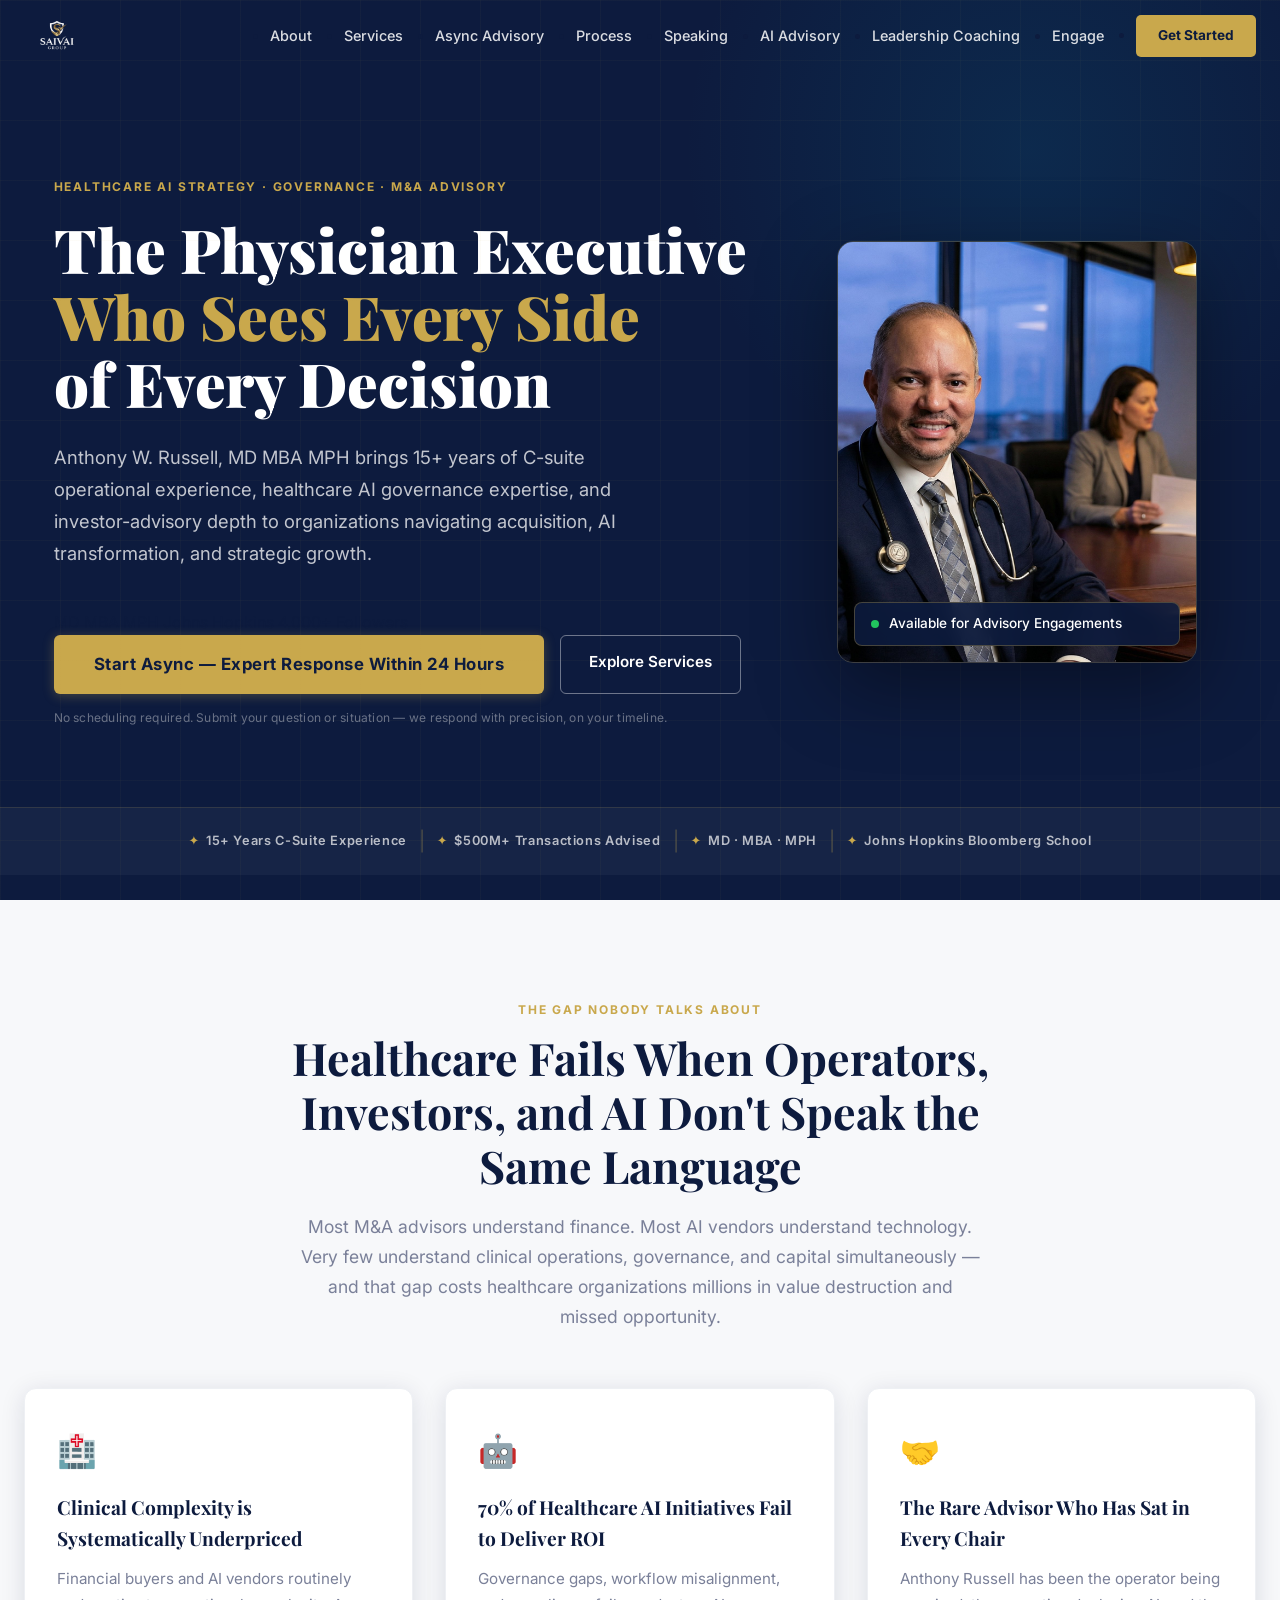
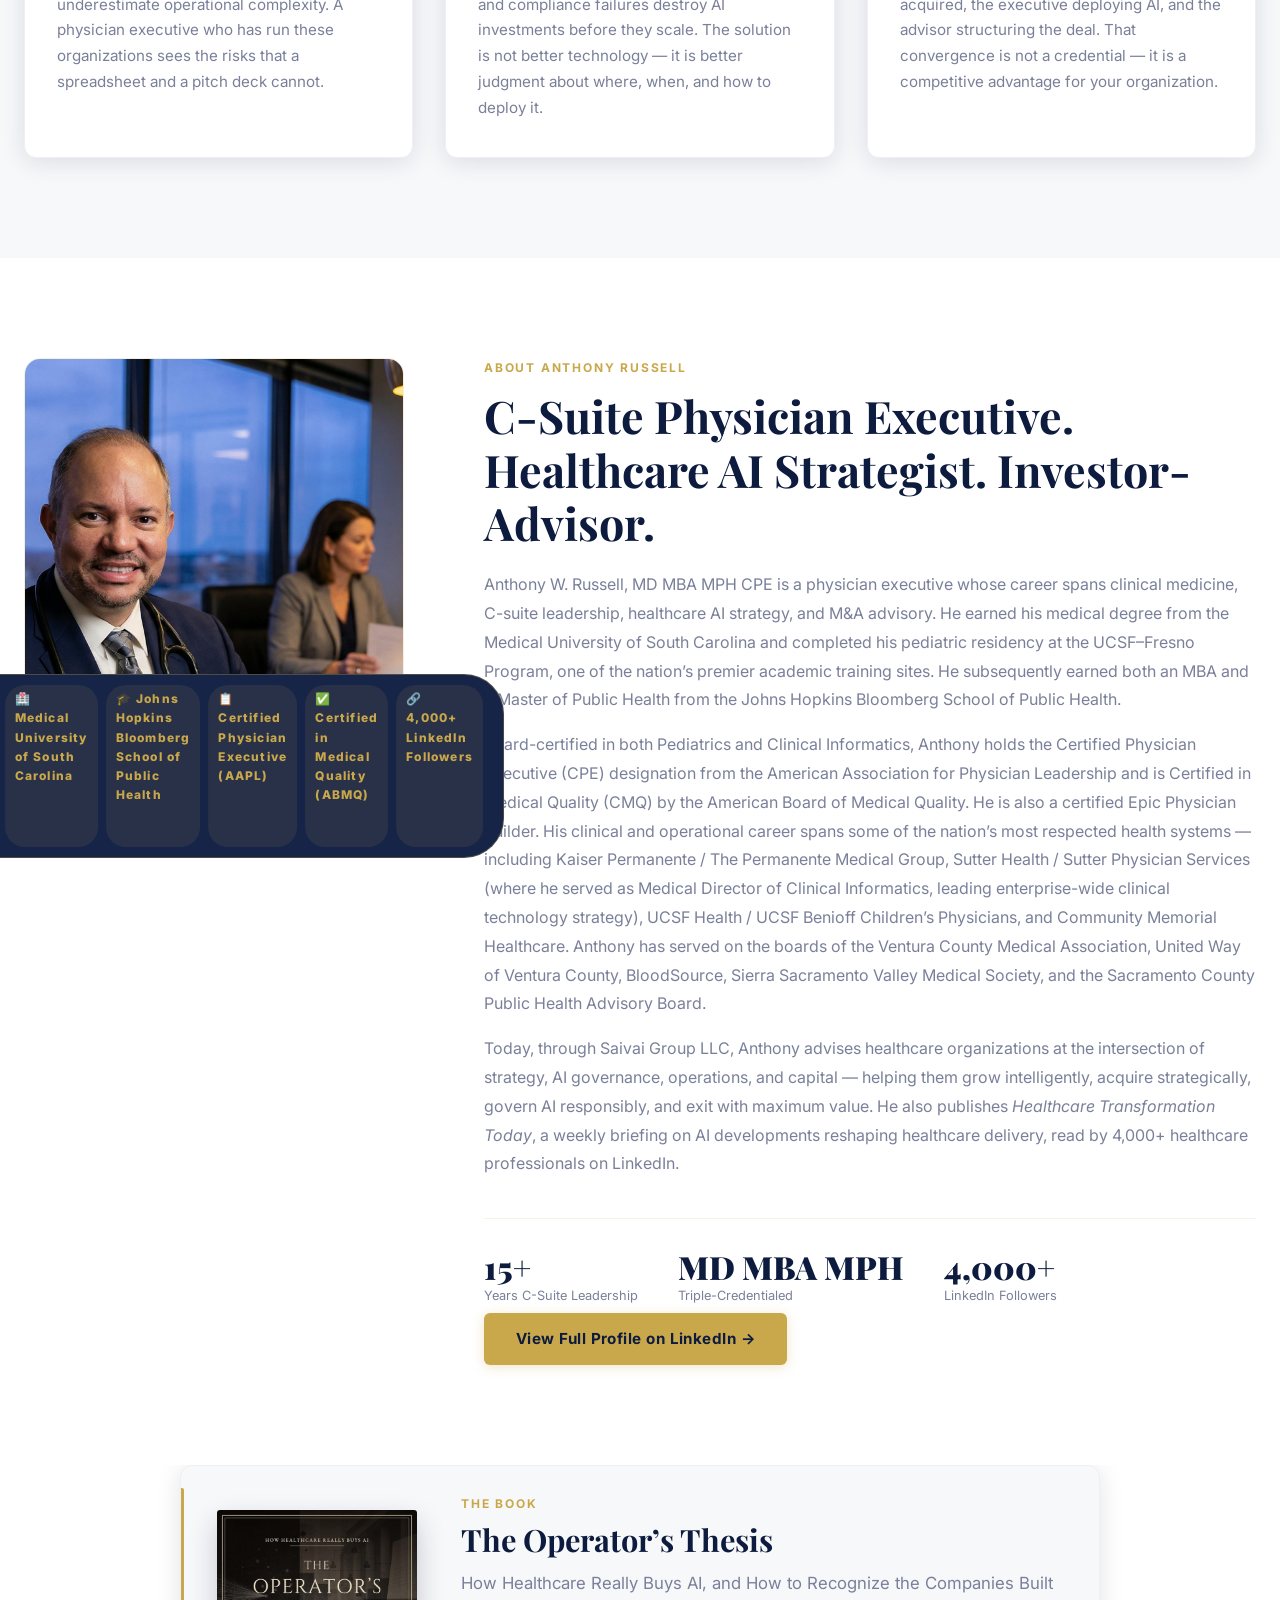
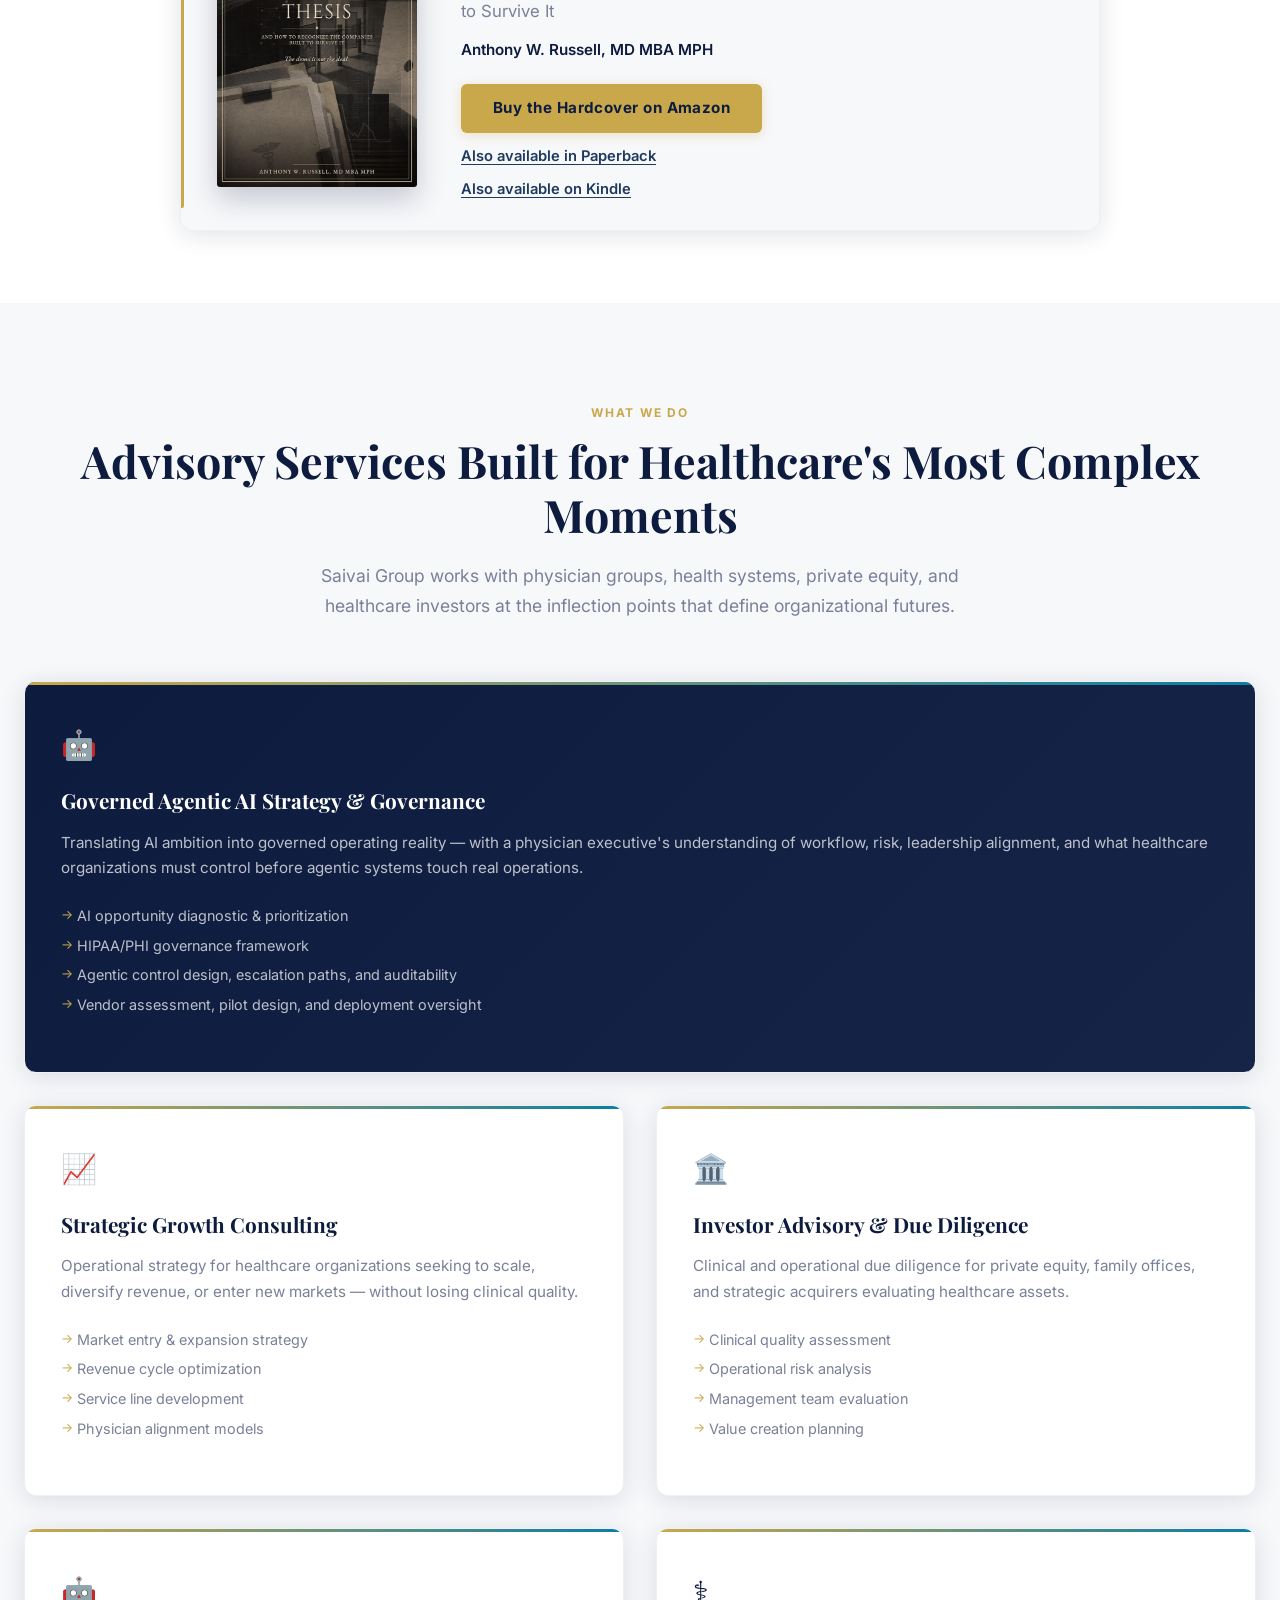
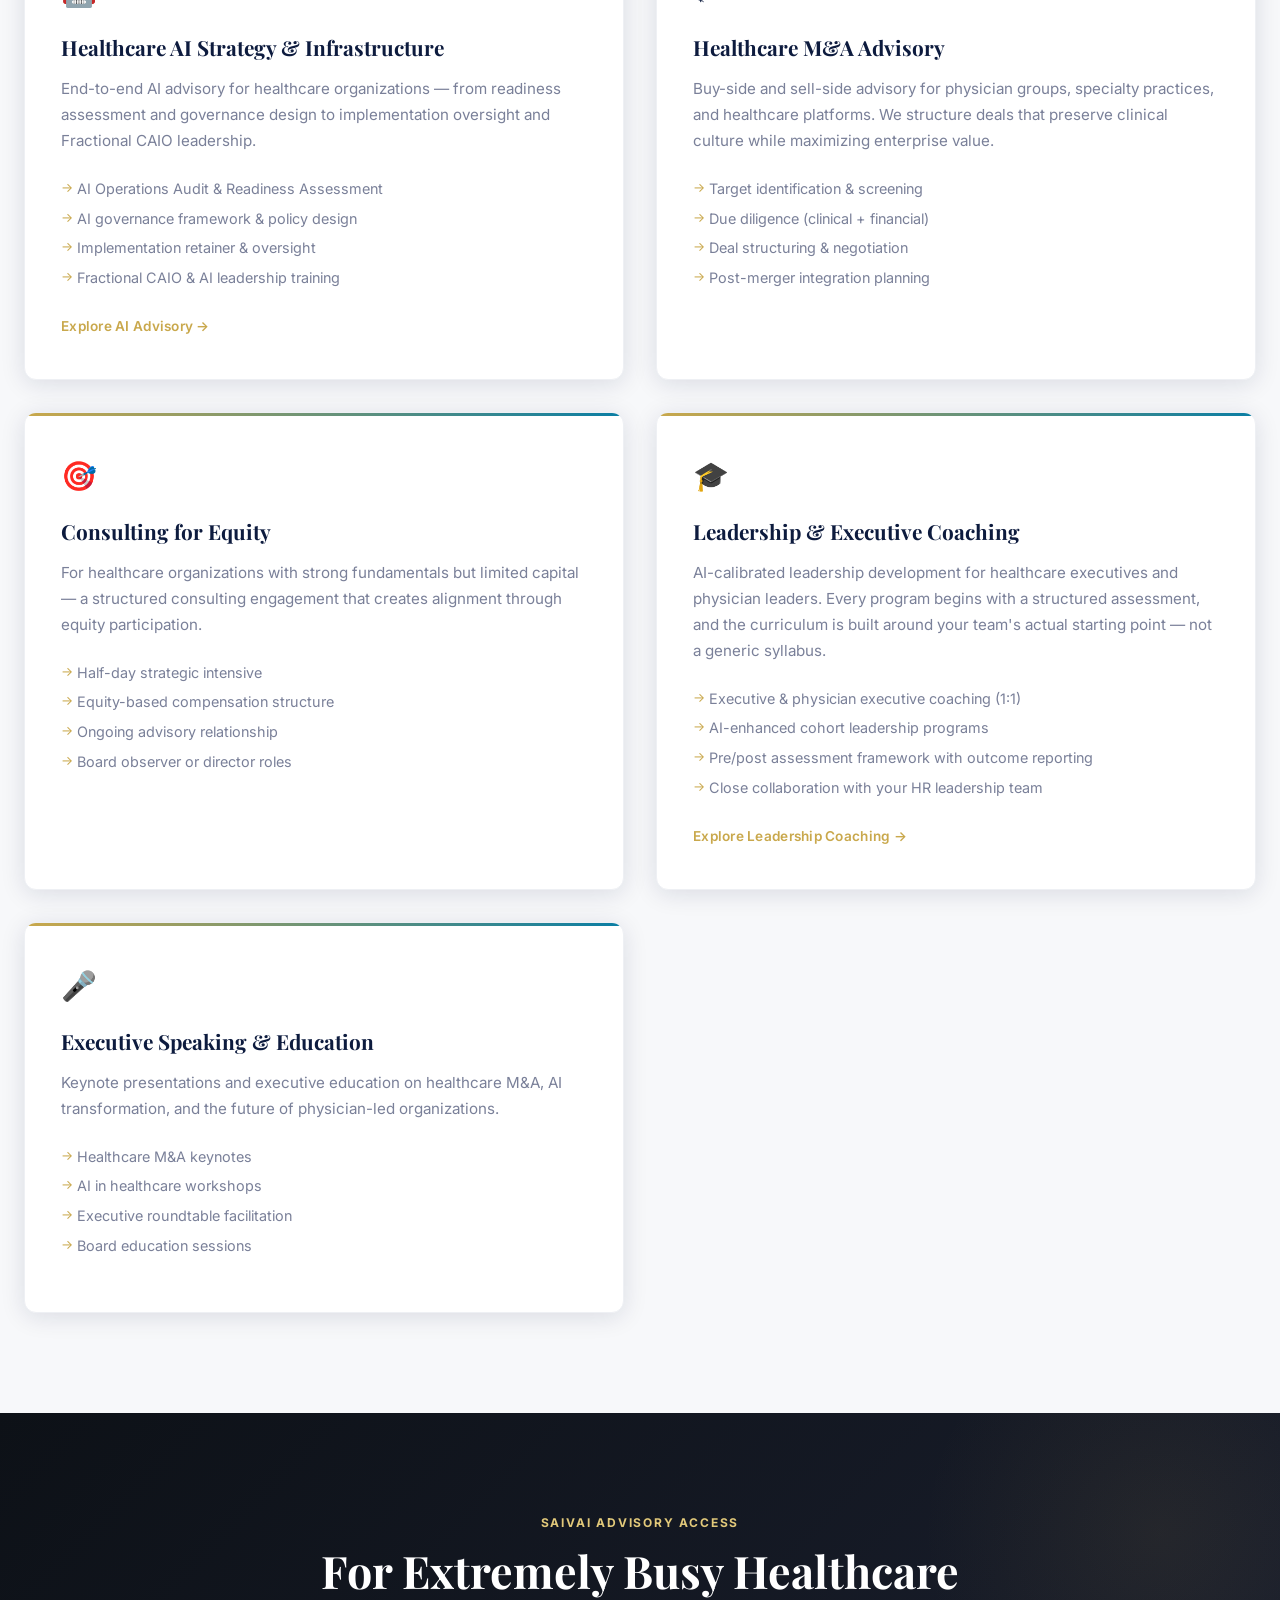
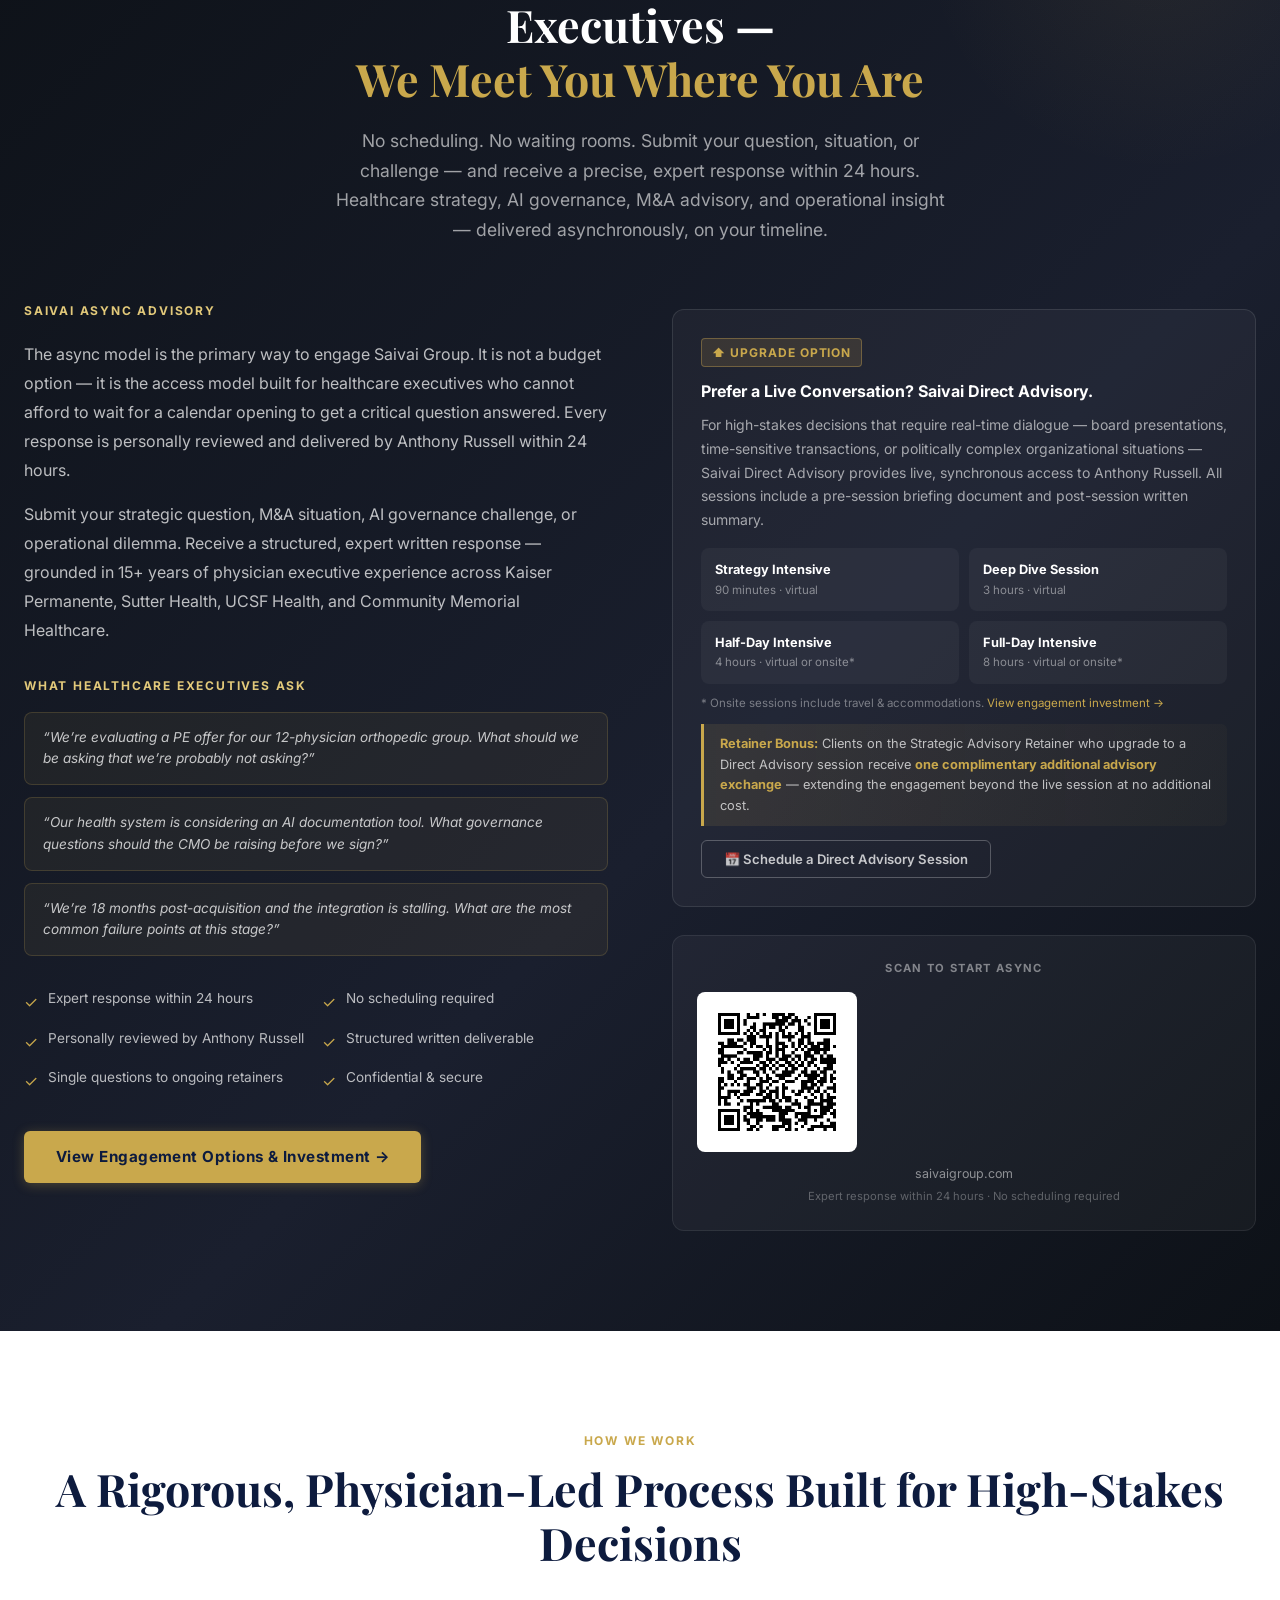
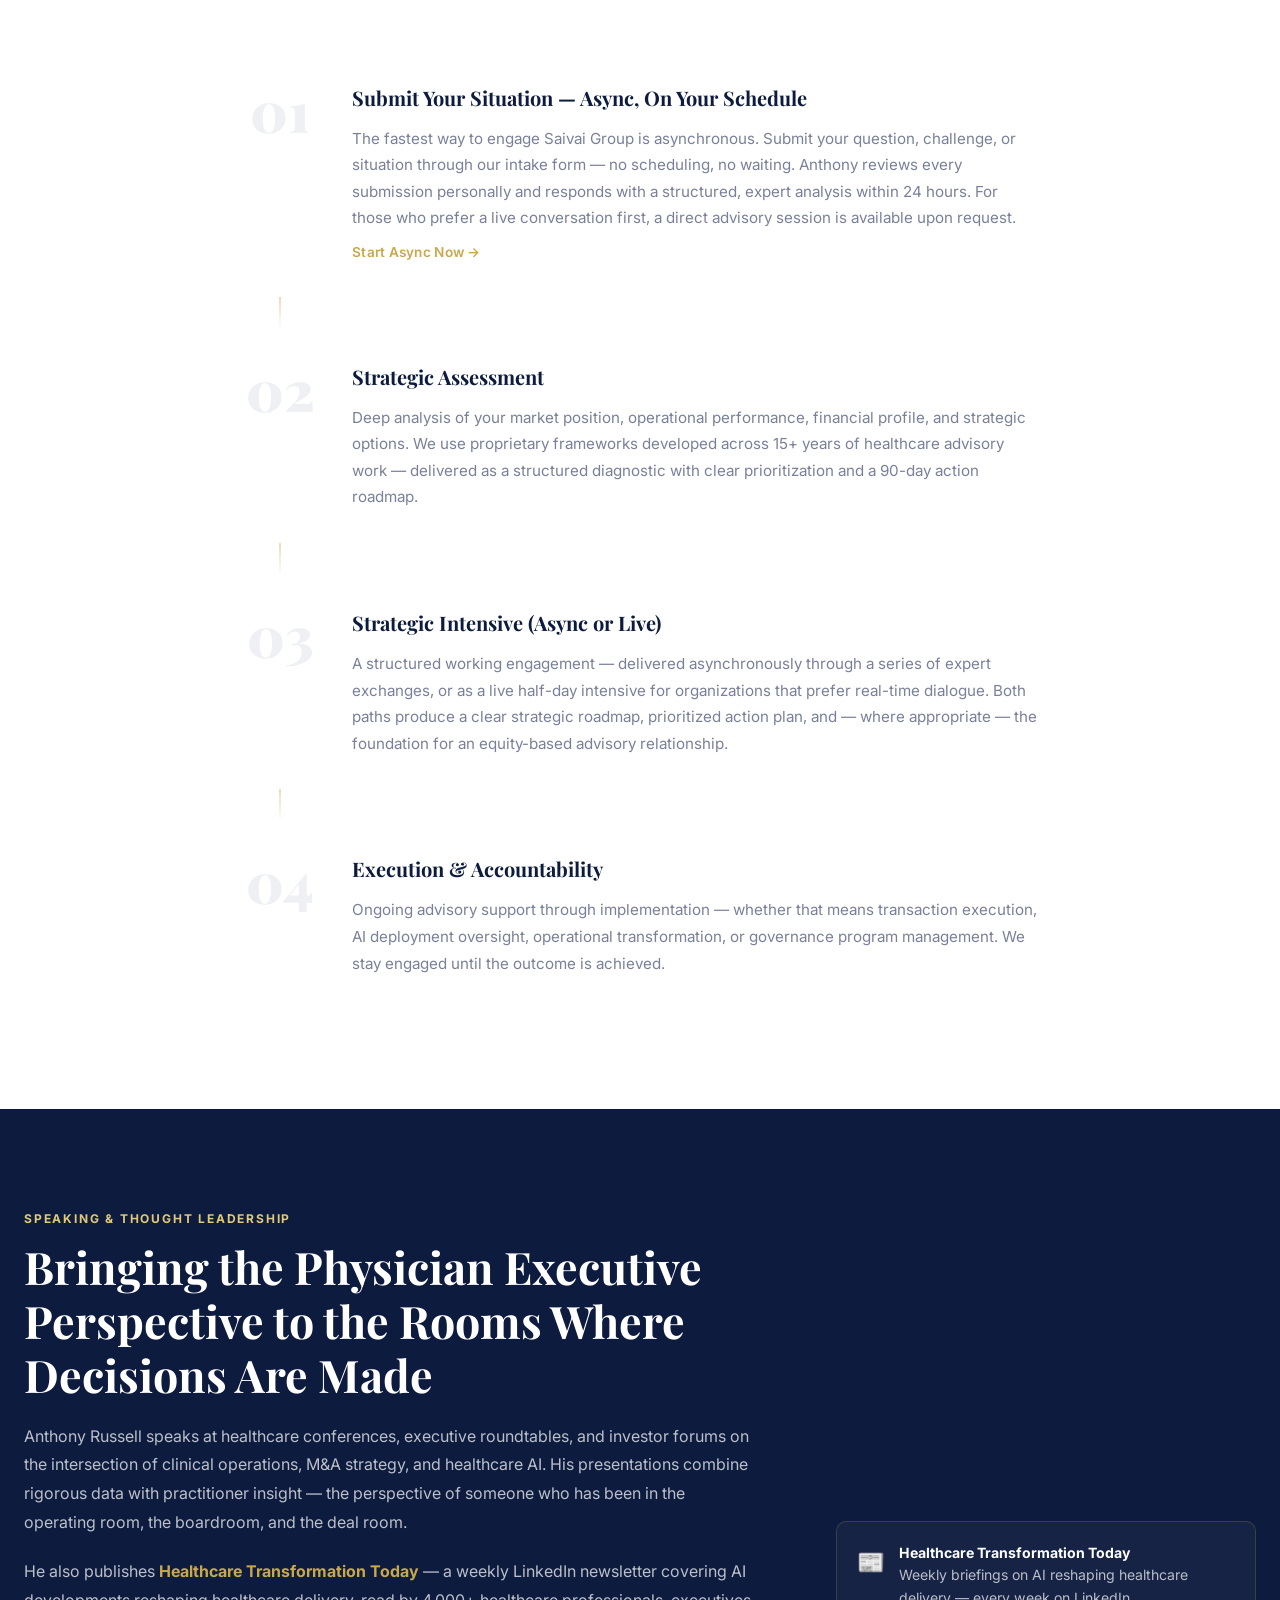
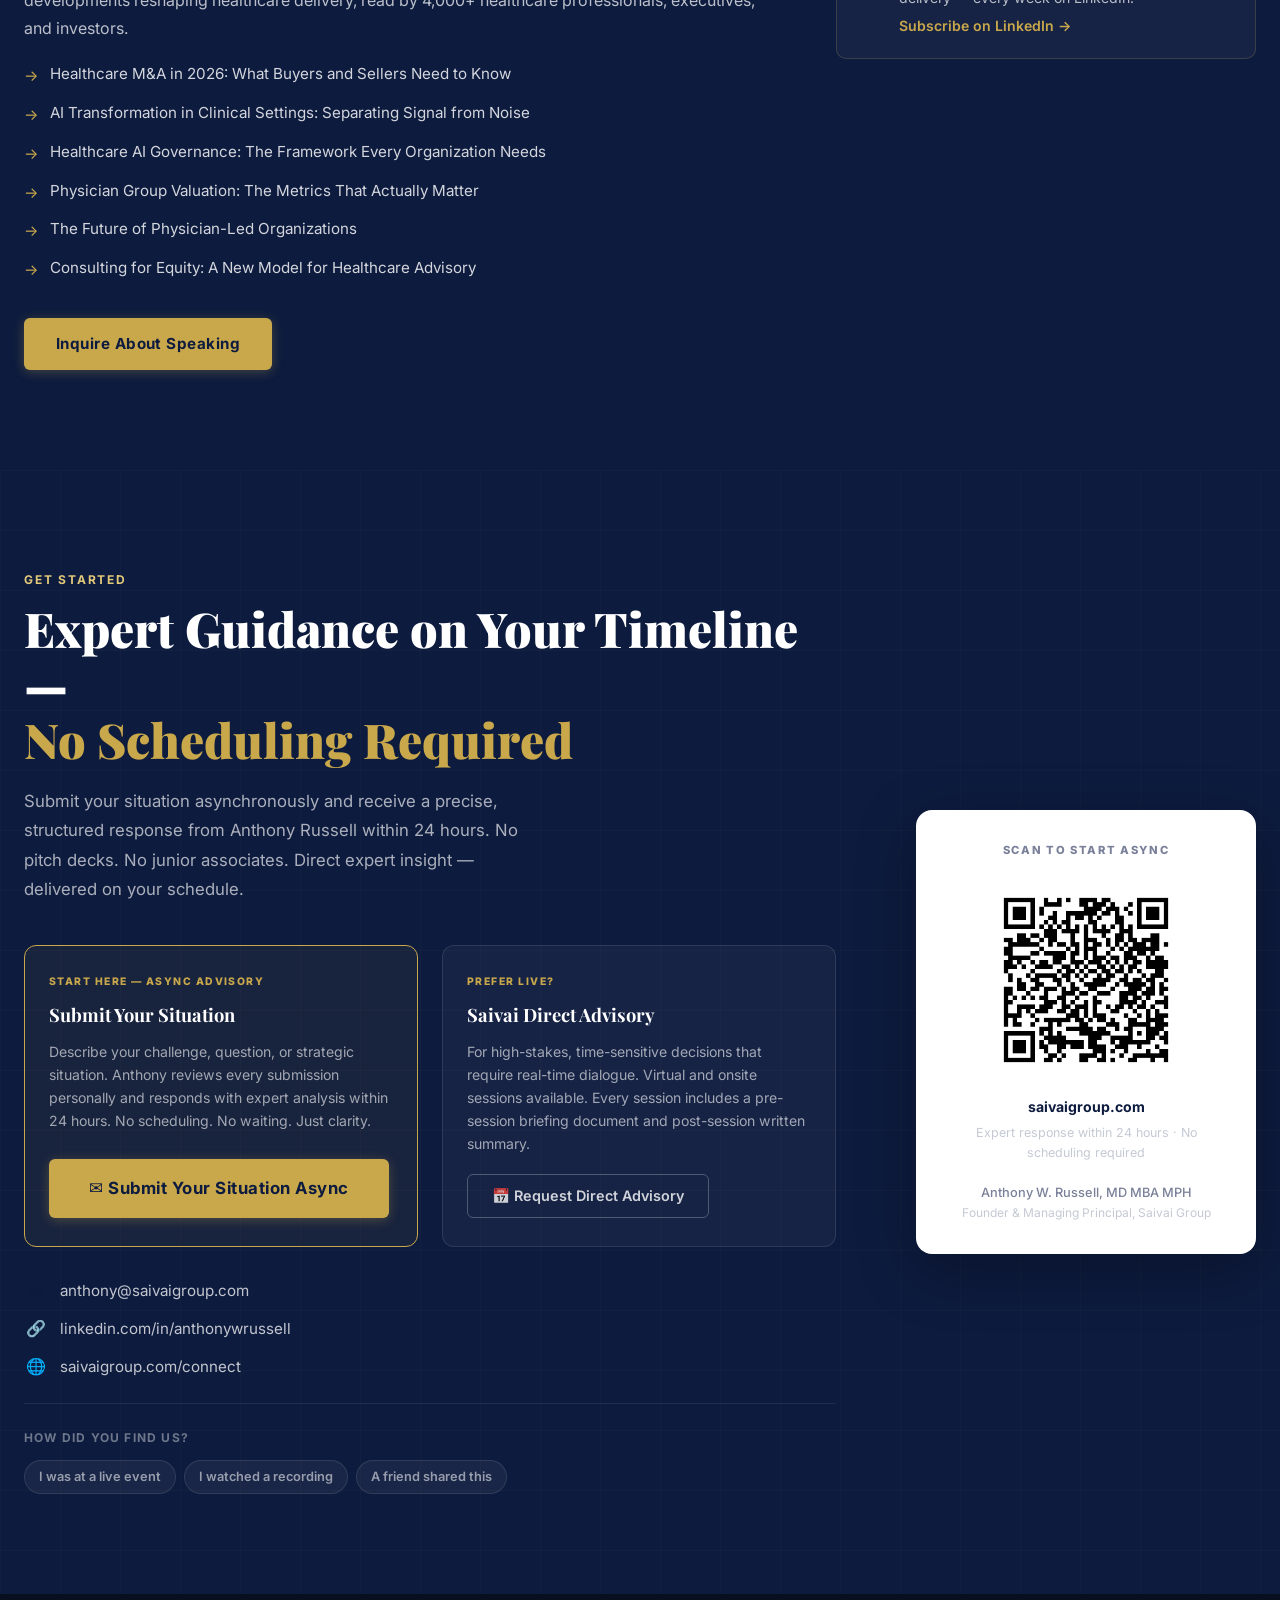
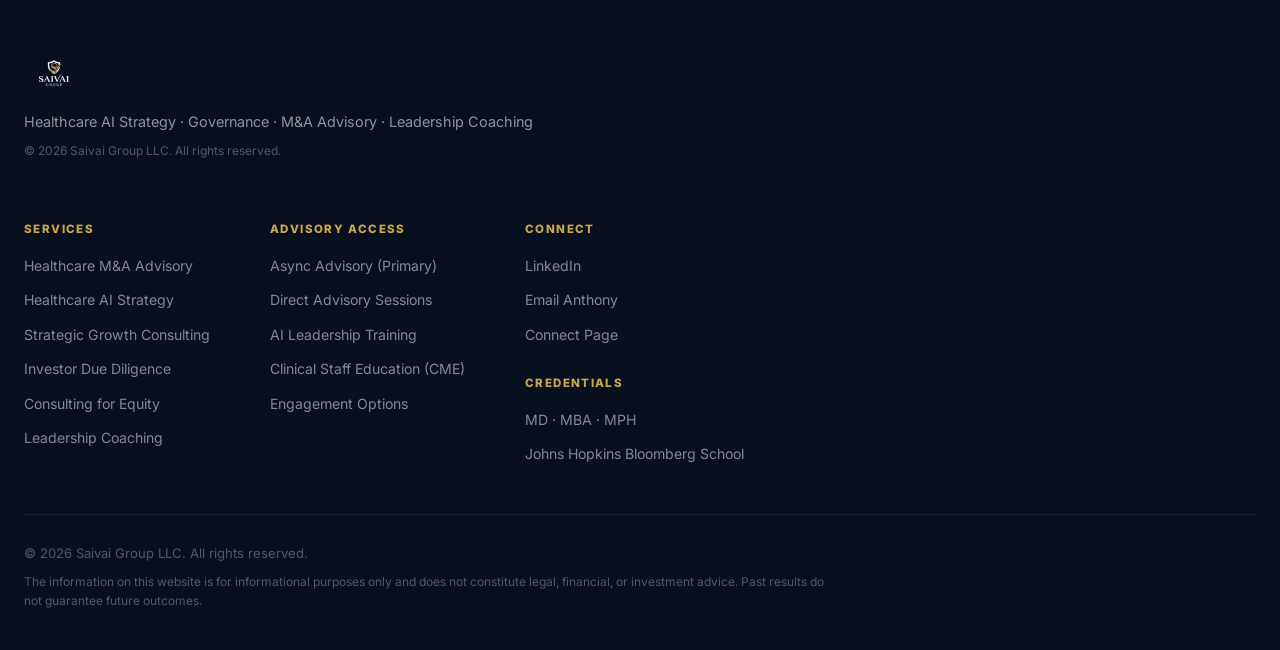
<file: index.html>
<!DOCTYPE html>
<html lang="en">
<head>
<!-- Google tag (gtag.js) -->
<script async src="https://www.googletagmanager.com/gtag/js?id=G-FNPTQW29YJ"></script>
<script>
  window.dataLayer = window.dataLayer || [];
  function gtag(){dataLayer.push(arguments);}
  gtag('js', new Date());
  gtag('config', 'G-FNPTQW29YJ');
</script>
  <meta charset="UTF-8" />
  <meta name="viewport" content="width=device-width, initial-scale=1.0, maximum-scale=5.0" />
  <title>Saivai Group — Healthcare AI Strategy, Governance &amp; M&A Advisory</title>
  <meta name="description" content="Anthony W. Russell, MD MBA MPH — C-suite physician executive, healthcare AI strategist, M&A advisor, and operational leader helping healthcare organizations govern, deploy, and grow with precision." />
  <meta name="keywords" content="healthcare AI strategy, healthcare M&A, physician executive, healthcare consulting, AI governance, healthcare advisory, Anthony Russell, Saivai Group, async consulting" />
  <link rel="canonical" href="https://saivaigroup.com/" />

  <!-- Open Graph -->
  <meta property="og:title" content="Saivai Group — Healthcare AI Strategy &amp; M&A Advisory" />
  <meta property="og:description" content="C-suite physician executive and investor-advisor with 15+ years helping healthcare organizations govern AI, grow intelligently, and transact with precision." />
  <meta property="og:image" content="https://saivaigroup.com/images/logo.png" />
  <meta property="og:type" content="website" />
  <meta property="og:url" content="https://saivaigroup.com" />

  <!-- Schema.org -->
  <script type="application/ld+json">
  {
    "@context": "https://schema.org",
    "@type": "ProfessionalService",
    "name": "Saivai Group LLC",
    "description": "Healthcare AI strategy, governance, M&A advisory, and operational transformation.",
    "url": "https://saivaigroup.com",
    "founder": {
      "@type": "Person",
      "name": "Anthony W. Russell",
      "jobTitle": "Founder & Managing Principal",
      "hasCredential": ["MD", "MBA", "MPH"]
    },
    "areaServed": "United States",
    "serviceType": ["Healthcare AI Strategy", "Healthcare M&A Advisory", "AI Governance", "Strategic Consulting", "Async Advisory"]
  }
  </script>

  <!-- Google Fonts -->
  <link rel="preconnect" href="https://fonts.googleapis.com" />
  <link rel="preconnect" href="https://fonts.gstatic.com" crossorigin />
  <link href="https://fonts.googleapis.com/css2?family=Playfair+Display:wght@400;600;700;800;900&family=Inter:wght@300;400;500;600;700&display=swap" rel="stylesheet" />

  <link rel="stylesheet" href="styles.css" />

  <style>
    /* ===== ASYNC ADVISORY SECTION ===== */
    .async-section {
      padding: var(--section-pad);
      background: linear-gradient(135deg, #0d1117 0%, #1a1f2e 60%, #0d1117 100%);
      position: relative;
      overflow: hidden;
    }
    .async-section::before {
      content: '';
      position: absolute;
      top: -120px; right: -120px;
      width: 480px; height: 480px;
      background: radial-gradient(circle, rgba(197,164,82,0.08) 0%, transparent 70%);
      pointer-events: none;
    }
    .async-inner {
      display: grid;
      grid-template-columns: 1fr 1fr;
      gap: 64px;
      align-items: start;
    }
    @media (max-width: 900px) {
      .async-inner { grid-template-columns: 1fr; gap: 40px; }
    }
    .async-headline {
      font-family: 'Playfair Display', serif;
      font-size: clamp(1.8rem, 3vw, 2.6rem);
      font-weight: 700;
      color: var(--white);
      line-height: 1.25;
      margin-bottom: 20px;
    }
    .async-body {
      font-size: 1rem;
      color: rgba(255,255,255,0.72);
      line-height: 1.8;
      margin-bottom: 16px;
    }
    .async-tiers {
      display: flex;
      flex-direction: column;
      gap: 16px;
      margin-top: 32px;
    }
    .async-tier {
      background: rgba(255,255,255,0.05);
      border: 1px solid rgba(197,164,82,0.2);
      border-radius: 10px;
      padding: 20px 24px;
      position: relative;
    }
    .async-tier.featured {
      border-color: var(--gold);
      background: rgba(197,164,82,0.07);
    }
    .async-tier-badge {
      font-size: 0.65rem;
      font-weight: 700;
      letter-spacing: 0.12em;
      text-transform: uppercase;
      color: var(--gold);
      margin-bottom: 6px;
    }
    .async-tier-title {
      font-size: 1.05rem;
      font-weight: 700;
      color: var(--white);
      margin-bottom: 6px;
    }
    .async-tier-price {
      font-size: 0.9rem;
      color: rgba(255,255,255,0.55);
      margin-bottom: 10px;
    }
    .async-tier-desc {
      font-size: 0.875rem;
      color: rgba(255,255,255,0.65);
      line-height: 1.65;
    }
    .async-tier-cta {
      display: inline-block;
      margin-top: 14px;
      font-size: 0.82rem;
      font-weight: 700;
      color: var(--gold);
      text-decoration: none;
      letter-spacing: 0.04em;
    }
    .async-tier-cta:hover { text-decoration: underline; }

    /* Sync upgrade panel */
    .sync-upgrade-panel {
      background: rgba(255,255,255,0.04);
      border: 1px solid rgba(255,255,255,0.1);
      border-radius: 12px;
      padding: 28px;
      margin-top: 8px;
    }
    .sync-upgrade-title {
      font-size: 1rem;
      font-weight: 700;
      color: var(--white);
      margin-bottom: 8px;
    }
    .sync-upgrade-body {
      font-size: 0.875rem;
      color: rgba(255,255,255,0.6);
      line-height: 1.7;
      margin-bottom: 16px;
    }
    .sync-bonus-tag {
      display: inline-block;
      background: rgba(197,164,82,0.15);
      border: 1px solid rgba(197,164,82,0.4);
      color: var(--gold);
      font-size: 0.75rem;
      font-weight: 700;
      letter-spacing: 0.08em;
      padding: 4px 10px;
      border-radius: 4px;
      margin-bottom: 12px;
    }
    .sync-session-grid {
      display: grid;
      grid-template-columns: 1fr 1fr;
      gap: 10px;
      margin-top: 14px;
    }
    @media (max-width: 600px) {
      .sync-session-grid { grid-template-columns: 1fr; }
    }
    .sync-session-item {
      background: rgba(255,255,255,0.04);
      border-radius: 8px;
      padding: 12px 14px;
    }
    .sync-session-name { font-size: 0.8rem; font-weight: 700; color: var(--white); }
    .sync-session-price { font-size: 0.8rem; color: var(--gold); font-weight: 600; }
    .sync-session-duration { font-size: 0.72rem; color: rgba(255,255,255,0.45); }

    /* Hidden Calendly — only revealed when sync is clicked */
    .sync-calendly-reveal {
      display: none;
      margin-top: 16px;
      padding: 16px;
      background: rgba(197,164,82,0.08);
      border: 1px solid rgba(197,164,82,0.3);
      border-radius: 8px;
      text-align: center;
    }
    .sync-calendly-reveal.active { display: block; }
    .sync-reveal-btn {
      display: inline-block;
      margin-top: 14px;
      padding: 10px 22px;
      background: transparent;
      border: 1.5px solid rgba(255,255,255,0.25);
      border-radius: 6px;
      color: rgba(255,255,255,0.75);
      font-size: 0.82rem;
      font-weight: 600;
      cursor: pointer;
      transition: all 0.2s;
      font-family: 'Inter', sans-serif;
    }
    .sync-reveal-btn:hover {
      border-color: var(--gold);
      color: var(--gold);
    }

    /* Add-on modules */
    .addon-grid {
      display: grid;
      grid-template-columns: 1fr 1fr;
      gap: 12px;
      margin-top: 24px;
    }
    @media (max-width: 600px) { .addon-grid { grid-template-columns: 1fr; } }
    .addon-card {
      background: rgba(255,255,255,0.04);
      border: 1px solid rgba(255,255,255,0.08);
      border-radius: 8px;
      padding: 16px;
    }
    .addon-icon { font-size: 1.2rem; margin-bottom: 6px; }
    .addon-title { font-size: 0.875rem; font-weight: 700; color: var(--white); margin-bottom: 4px; }
    .addon-desc { font-size: 0.78rem; color: rgba(255,255,255,0.55); line-height: 1.55; }
    .addon-cme-tag {
      display: inline-block;
      margin-top: 6px;
      font-size: 0.65rem;
      font-weight: 700;
      letter-spacing: 0.08em;
      text-transform: uppercase;
      background: rgba(74,222,128,0.12);
      color: #4ade80;
      border: 1px solid rgba(74,222,128,0.3);
      padding: 2px 7px;
      border-radius: 3px;
    }

    /* Async bonus indicator */
    .async-bonus-strip {
      background: linear-gradient(90deg, rgba(197,164,82,0.12), rgba(197,164,82,0.04));
      border-left: 3px solid var(--gold);
      padding: 10px 16px;
      border-radius: 0 6px 6px 0;
      margin-top: 12px;
      font-size: 0.8rem;
      color: rgba(255,255,255,0.7);
    }
    .async-bonus-strip strong { color: var(--gold); }
  </style>
</head>
<body>

  <!-- ===== NAVIGATION ===== -->
  <nav class="navbar" id="navbar">
    <div class="nav-inner container">
      <a href="#home" class="nav-logo">
        <img
          src="/images/logo.png"
          alt="Saivai Group"
          class="nav-logo-img"
        />
      </a>
      <button class="nav-hamburger" id="navHamburger" aria-label="Toggle navigation">
        <span></span><span></span><span></span>
      </button>
      <ul class="nav-links" id="navLinks">
        <li><a href="#about" class="nav-link">About</a></li>
        <li><a href="#services" class="nav-link">Services</a></li>
        <li><a href="#async-advisory" class="nav-link">Async Advisory</a></li>
        <li><a href="#process" class="nav-link">Process</a></li>
        <li><a href="#speaking" class="nav-link">Speaking</a></li>
        <li><a href="ai-advisory.html" class="nav-link">AI Advisory</a></li>
        <li><a href="leadership-coaching.html" class="nav-link">Leadership Coaching</a></li>
        <li><a href="engage.html" class="nav-link">Engage</a></li>
        <li><a href="#contact" class="nav-cta">Get Started</a></li>
      </ul>
    </div>
  </nav>

  <!-- ===== HERO ===== -->
  <section id="home" class="hero">
    <div class="hero-bg-grid"></div>
    <div class="hero-glow"></div>
    <div class="container">
      <div class="hero-inner">
        <div class="hero-content">
          <p class="hero-eyebrow">Healthcare AI Strategy · Governance · M&amp;A Advisory</p>
          <h1 class="hero-headline">
            The Physician Executive<br />
            <span style="color:var(--gold)">Who Sees Every Side</span><br />
            of Every Decision
          </h1>
          <p class="hero-sub">
            Anthony W. Russell, MD MBA MPH brings 15+ years of C-suite operational experience,
            healthcare AI governance expertise, and investor-advisory depth to organizations
            navigating acquisition, AI transformation, and strategic growth.
          </p>
          <div class="hero-badges">
            <span class="hero-badge">MD</span>
            <span class="hero-badge">MBA</span>
            <span class="hero-badge">MPH</span>
            <span class="hero-badge">Johns Hopkins</span>
            <span class="hero-badge">4,000+ Followers</span>
          </div>
          <div class="hero-ctas">
            <a href="#async-advisory" class="btn-primary large">
              Start Async — Expert Response Within 24 Hours
            </a>
            <a href="#services" class="btn-ghost">Explore Services</a>
          </div>
          <p style="font-size:0.75rem;color:rgba(255,255,255,0.38);margin-top:14px;letter-spacing:0.02em;">
            No scheduling required. Submit your question or situation — we respond with precision, on your timeline.
          </p>
        </div>
        <div class="hero-visual">
          <div class="hero-card">
            <div class="hero-card-inner">
              <img
                src="/images/anthony-russell.jpg"
                alt="Anthony W. Russell, MD MBA MPH"
                class="hero-photo"
              />
              <div class="hero-card-badge">
                <span class="badge-dot"></span>
                <span>Available for Advisory Engagements</span>
              </div>
            </div>
          </div>
        </div>
      </div>
    </div>
    <div class="trust-bar">
      <div class="trust-bar-inner">
        <div class="trust-item"><span class="trust-icon">✦</span> 15+ Years C-Suite Experience</div>
        <span class="trust-sep desktop-only">|</span>
        <div class="trust-item"><span class="trust-icon">✦</span> $500M+ Transactions Advised</div>
        <span class="trust-sep desktop-only">|</span>
        <div class="trust-item"><span class="trust-icon">✦</span> MD · MBA · MPH</div>
        <span class="trust-sep desktop-only">|</span>
        <div class="trust-item"><span class="trust-icon">✦</span> Johns Hopkins Bloomberg School</div>
      </div>
    </div>
  </section>

  <!-- ===== PROBLEM / INSIGHT ===== -->
  <section id="problem" class="section-light">
    <div class="container">
      <div class="section-header centered" style="margin-bottom:56px;">
        <p class="section-eyebrow">The Gap Nobody Talks About</p>
        <h2 class="section-headline" style="max-width:700px;text-align:center;">
          Healthcare Fails When Operators, Investors, and AI Don't Speak the Same Language
        </h2>
        <p class="section-sub" style="text-align:center;">
          Most M&A advisors understand finance. Most AI vendors understand technology.
          Very few understand clinical operations, governance, and capital simultaneously —
          and that gap costs healthcare organizations millions in value destruction and missed opportunity.
        </p>
      </div>
      <div class="problem-grid">
        <div class="problem-card">
          <div class="problem-icon">🏥</div>
          <h3 class="problem-title">Clinical Complexity is Systematically Underpriced</h3>
          <p class="problem-body">
            Financial buyers and AI vendors routinely underestimate operational complexity.
            A physician executive who has run these organizations sees the risks that a spreadsheet
            and a pitch deck cannot.
          </p>
        </div>
        <div class="problem-card">
          <div class="problem-icon">🤖</div>
          <h3 class="problem-title">70% of Healthcare AI Initiatives Fail to Deliver ROI</h3>
          <p class="problem-body">
            Governance gaps, workflow misalignment, and compliance failures destroy AI investments
            before they scale. The solution is not better technology — it is better judgment
            about where, when, and how to deploy it.
          </p>
        </div>
        <div class="problem-card">
          <div class="problem-icon">🤝</div>
          <h3 class="problem-title">The Rare Advisor Who Has Sat in Every Chair</h3>
          <p class="problem-body">
            Anthony Russell has been the operator being acquired, the executive deploying AI,
            and the advisor structuring the deal. That convergence is not a credential —
            it is a competitive advantage for your organization.
          </p>
        </div>
      </div>
    </div>
  </section>

  <!-- ===== ABOUT ===== -->
  <section id="about" style="padding:var(--section-pad);background:var(--white);">
    <div class="container">
      <div class="about-inner">
        <div class="about-photo-frame">
          <img
            src="/images/anthony-russell.jpg"
            alt="Anthony W. Russell, MD MBA MPH — Strategic Advisor"
            class="about-photo"
            style="object-position:center top;"
          />
          <div class="about-credentials">
            <div class="cred-item"><span class="cred-icon">🎓</span> MD · MBA · MPH · CPE</div>
            <div class="cred-item"><span class="cred-icon">🏥</span> Medical University of South Carolina</div>
            <div class="cred-item"><span class="cred-icon">🎓</span> Johns Hopkins Bloomberg School of Public Health</div>
            <div class="cred-item"><span class="cred-icon">📋</span> Certified Physician Executive (AAPL)</div>
            <div class="cred-item"><span class="cred-icon">✅</span> Certified in Medical Quality (ABMQ)</div>
            <div class="cred-item"><span class="cred-icon">🔗</span> 4,000+ LinkedIn Followers</div>
          </div>
        </div>
        <div class="about-text">
          <p class="section-eyebrow">About Anthony Russell</p>
          <h2 class="section-headline">C-Suite Physician Executive. Healthcare AI Strategist. Investor-Advisor.</h2>
          <p style="font-size:1rem;color:var(--gray-500);line-height:1.8;margin-bottom:16px;">
            Anthony W. Russell, MD MBA MPH CPE is a physician executive whose career spans clinical medicine, C-suite leadership, healthcare AI strategy, and M&amp;A advisory. He earned his medical degree from the Medical University of South Carolina and completed his pediatric residency at the UCSF–Fresno Program, one of the nation’s premier academic training sites. He subsequently earned both an MBA and a Master of Public Health from the Johns Hopkins Bloomberg School of Public Health.
          </p>
          <p style="font-size:1rem;color:var(--gray-500);line-height:1.8;margin-bottom:16px;">
            Board-certified in both Pediatrics and Clinical Informatics, Anthony holds the Certified Physician Executive (CPE) designation from the American Association for Physician Leadership and is Certified in Medical Quality (CMQ) by the American Board of Medical Quality. He is also a certified Epic Physician Builder. His clinical and operational career spans some of the nation’s most respected health systems — including Kaiser Permanente / The Permanente Medical Group, Sutter Health / Sutter Physician Services (where he served as Medical Director of Clinical Informatics, leading enterprise-wide clinical technology strategy), UCSF Health / UCSF Benioff Children’s Physicians, and Community Memorial Healthcare. Anthony has served on the boards of the Ventura County Medical Association, United Way of Ventura County, BloodSource, Sierra Sacramento Valley Medical Society, and the Sacramento County Public Health Advisory Board.
          </p>
          <p style="font-size:1rem;color:var(--gray-500);line-height:1.8;margin-bottom:32px;">
            Today, through Saivai Group LLC, Anthony advises healthcare organizations at the intersection of strategy, AI governance, operations, and capital — helping them grow intelligently, acquire strategically, govern AI responsibly, and exit with maximum value. He also publishes <em>Healthcare Transformation Today</em>, a weekly briefing on AI developments reshaping healthcare delivery, read by 4,000+ healthcare professionals on LinkedIn.
          </p>
          <div class="about-stats">
            <div class="about-stat">
              <div class="about-stat-number">15+</div>
              <div class="about-stat-label">Years C-Suite Leadership</div>
            </div>
            <div class="about-stat">
              <div class="about-stat-number">MD MBA MPH</div>
              <div class="about-stat-label">Triple-Credentialed</div>
            </div>
            <div class="about-stat">
              <div class="about-stat-number">4,000+</div>
              <div class="about-stat-label">LinkedIn Followers</div>
            </div>
          </div>
          <a href="https://www.linkedin.com/in/anthonywrussell" target="_blank" rel="noopener" class="btn-primary" style="margin-top:8px;">
            View Full Profile on LinkedIn →
          </a>
        </div>
      </div>
    </div>
  </section>

  <!-- ===== BOOK ===== -->
  <section id="book" class="book-section" aria-labelledby="book-title">
    <div class="container">
      <div class="book-card">
        <a class="book-cover-link" href="https://www.amazon.com/dp/B0HSH8BMZ3" target="_blank" rel="noopener">
          <img
            src="/images/operators-thesis-cover.jpg"
            alt="Cover of The Operator’s Thesis by Anthony W. Russell, MD MBA MPH"
            width="600"
            height="831"
            loading="lazy"
          />
        </a>
        <div class="book-copy">
          <p class="section-eyebrow">The Book</p>
          <h2 id="book-title" class="section-headline">The Operator’s Thesis</h2>
          <p class="book-subtitle">How Healthcare Really Buys AI, and How to Recognize the Companies Built to Survive It</p>
          <p class="book-byline">Anthony W. Russell, MD MBA MPH</p>
          <div class="book-links">
            <a class="btn-primary book-paperback" href="https://www.amazon.com/dp/B0HSH8BMZ3" target="_blank" rel="noopener">Buy the Hardcover on Amazon</a>
            <a class="book-format-link" href="https://www.amazon.com/dp/B0HRJBNB83" target="_blank" rel="noopener">Also available in Paperback</a>
            <a class="book-format-link" href="https://www.amazon.com/dp/B0HPJN9F8J" target="_blank" rel="noopener">Also available on Kindle</a>
          </div>
        </div>
      </div>
    </div>
  </section>

  <!-- ===== SERVICES ===== -->
  <section id="services" class="section-light">
    <div class="container">
      <div class="section-header centered">
        <p class="section-eyebrow">What We Do</p>
        <h2 class="section-headline">Advisory Services Built for Healthcare's Most Complex Moments</h2>
        <p class="section-sub">
          Saivai Group works with physician groups, health systems, private equity, and
          healthcare investors at the inflection points that define organizational futures.
        </p>
      </div>
      <div class="services-grid">
        <div class="service-card service-featured">
          <div class="service-icon">🤖</div>
          <h3 class="service-title">Governed Agentic AI Strategy &amp; Governance</h3>
          <p class="service-body">
            Translating AI ambition into governed operating reality — with a physician executive's
            understanding of workflow, risk, leadership alignment, and what healthcare organizations
            must control before agentic systems touch real operations.
          </p>
          <ul class="service-list">
            <li>AI opportunity diagnostic &amp; prioritization</li>
            <li>HIPAA/PHI governance framework</li>
            <li>Agentic control design, escalation paths, and auditability</li>
            <li>Vendor assessment, pilot design, and deployment oversight</li>
          </ul>
        </div>
        <div class="service-card">
          <div class="service-icon">📈</div>
          <h3 class="service-title">Strategic Growth Consulting</h3>
          <p class="service-body">
            Operational strategy for healthcare organizations seeking to scale,
            diversify revenue, or enter new markets — without losing clinical quality.
          </p>
          <ul class="service-list">
            <li>Market entry &amp; expansion strategy</li>
            <li>Revenue cycle optimization</li>
            <li>Service line development</li>
            <li>Physician alignment models</li>
          </ul>
        </div>
        <div class="service-card">
          <div class="service-icon">🏛️</div>
          <h3 class="service-title">Investor Advisory &amp; Due Diligence</h3>
          <p class="service-body">
            Clinical and operational due diligence for private equity, family offices,
            and strategic acquirers evaluating healthcare assets.
          </p>
          <ul class="service-list">
            <li>Clinical quality assessment</li>
            <li>Operational risk analysis</li>
            <li>Management team evaluation</li>
            <li>Value creation planning</li>
          </ul>
        </div>
        <div class="service-card">
          <div class="service-icon">🤖</div>
          <h3 class="service-title">Healthcare AI Strategy &amp; Infrastructure</h3>
          <p class="service-body">
            End-to-end AI advisory for healthcare organizations — from readiness assessment and governance design to implementation oversight and Fractional CAIO leadership.
          </p>
          <ul class="service-list">
            <li>AI Operations Audit &amp; Readiness Assessment</li>
            <li>AI governance framework &amp; policy design</li>
            <li>Implementation retainer &amp; oversight</li>
            <li>Fractional CAIO &amp; AI leadership training</li>
          </ul>
          <a href="ai-advisory.html" class="service-cta" style="display:inline-block;margin-top:12px;font-size:0.85rem;font-weight:600;color:var(--gold);">Explore AI Advisory →</a>
        </div>
        <div class="service-card">
          <div class="service-icon">⚕️</div>
          <h3 class="service-title">Healthcare M&amp;A Advisory</h3>
          <p class="service-body">
            Buy-side and sell-side advisory for physician groups, specialty practices,
            and healthcare platforms. We structure deals that preserve clinical culture
            while maximizing enterprise value.
          </p>
          <ul class="service-list">
            <li>Target identification &amp; screening</li>
            <li>Due diligence (clinical + financial)</li>
            <li>Deal structuring &amp; negotiation</li>
            <li>Post-merger integration planning</li>
          </ul>
        </div>
        <div class="service-card">
          <div class="service-icon">🎯</div>
          <h3 class="service-title">Consulting for Equity</h3>
          <p class="service-body">
            For healthcare organizations with strong fundamentals but limited capital —
            a structured consulting engagement that creates alignment through equity participation.
          </p>
          <ul class="service-list">
            <li>Half-day strategic intensive</li>
            <li>Equity-based compensation structure</li>
            <li>Ongoing advisory relationship</li>
            <li>Board observer or director roles</li>
          </ul>
        </div>
        <div class="service-card">
          <div class="service-icon">🎓</div>
          <h3 class="service-title">Leadership &amp; Executive Coaching</h3>
          <p class="service-body">
            AI-calibrated leadership development for healthcare executives and physician leaders. Every program begins with a structured assessment, and the curriculum is built around your team's actual starting point — not a generic syllabus.
          </p>
          <ul class="service-list">
            <li>Executive &amp; physician executive coaching (1:1)</li>
            <li>AI-enhanced cohort leadership programs</li>
            <li>Pre/post assessment framework with outcome reporting</li>
            <li>Close collaboration with your HR leadership team</li>
          </ul>
          <a href="leadership-coaching.html" class="service-cta" style="display:inline-block;margin-top:12px;font-size:0.85rem;font-weight:600;color:var(--gold);">Explore Leadership Coaching →</a>
        </div>
        <div class="service-card">
          <div class="service-icon">🎤</div>
          <h3 class="service-title">Executive Speaking &amp; Education</h3>
          <p class="service-body">
            Keynote presentations and executive education on healthcare M&A, AI transformation,
            and the future of physician-led organizations.
          </p>
          <ul class="service-list">
            <li>Healthcare M&A keynotes</li>
            <li>AI in healthcare workshops</li>
            <li>Executive roundtable facilitation</li>
            <li>Board education sessions</li>
          </ul>
        </div>
      </div>
    </div>
  </section>

  <!-- ===== ASYNC ADVISORY SECTION ===== -->
  <section id="async-advisory" class="async-section">
    <div class="container">
      <div class="section-header centered" style="margin-bottom:56px;">
        <p class="section-eyebrow light">Saivai Advisory Access</p>
        <h2 class="section-headline light" style="max-width:760px;text-align:center;">
          For Extremely Busy Healthcare Executives —<br />
          <span style="color:var(--gold)">We Meet You Where You Are</span>
        </h2>
        <p class="section-sub" style="text-align:center;color:rgba(255,255,255,0.6);max-width:620px;margin:0 auto;">
          No scheduling. No waiting rooms. Submit your question, situation, or challenge —
          and receive a precise, expert response within 24 hours. Healthcare strategy,
          AI governance, M&amp;A advisory, and operational insight — delivered asynchronously,
          on your timeline.
        </p>
      </div>

      <div class="async-inner">
        <!-- LEFT: Value proposition + example questions -->
        <div>
          <p class="section-eyebrow light" style="margin-bottom:20px;">Saivai Async Advisory</p>
          <p class="async-body">
            The async model is the primary way to engage Saivai Group. It is not a budget option —
            it is the access model built for healthcare executives who cannot afford to wait for a
            calendar opening to get a critical question answered. Every response is personally
            reviewed and delivered by Anthony Russell within 24 hours.
          </p>
          <p class="async-body">
            Submit your strategic question, M&amp;A situation, AI governance challenge, or operational
            dilemma. Receive a structured, expert written response — grounded in 15+ years of
            physician executive experience across Kaiser Permanente, Sutter Health, UCSF Health,
            and Community Memorial Healthcare.
          </p>

          <!-- What you can ask -->
          <p class="section-eyebrow light" style="margin-top:32px;margin-bottom:16px;">What Healthcare Executives Ask</p>
          <div style="display:flex;flex-direction:column;gap:12px;margin-bottom:32px;">
            <div style="background:rgba(197,164,82,0.07);border:1px solid rgba(197,164,82,0.2);border-radius:8px;padding:14px 18px;">
              <p style="font-size:0.85rem;color:rgba(255,255,255,0.75);font-style:italic;line-height:1.6;">&ldquo;We&rsquo;re evaluating a PE offer for our 12-physician orthopedic group. What should we be asking that we&rsquo;re probably not asking?&rdquo;</p>
            </div>
            <div style="background:rgba(197,164,82,0.07);border:1px solid rgba(197,164,82,0.2);border-radius:8px;padding:14px 18px;">
              <p style="font-size:0.85rem;color:rgba(255,255,255,0.75);font-style:italic;line-height:1.6;">&ldquo;Our health system is considering an AI documentation tool. What governance questions should the CMO be raising before we sign?&rdquo;</p>
            </div>
            <div style="background:rgba(197,164,82,0.07);border:1px solid rgba(197,164,82,0.2);border-radius:8px;padding:14px 18px;">
              <p style="font-size:0.85rem;color:rgba(255,255,255,0.75);font-style:italic;line-height:1.6;">&ldquo;We&rsquo;re 18 months post-acquisition and the integration is stalling. What are the most common failure points at this stage?&rdquo;</p>
            </div>
          </div>

          <!-- Key differentiators -->
          <div style="display:grid;grid-template-columns:1fr 1fr;gap:12px;margin-bottom:36px;">
            <div style="display:flex;align-items:flex-start;gap:10px;">
              <span style="color:var(--gold);font-size:1rem;margin-top:2px;">✓</span>
              <span style="font-size:0.85rem;color:rgba(255,255,255,0.7);">Expert response within 24 hours</span>
            </div>
            <div style="display:flex;align-items:flex-start;gap:10px;">
              <span style="color:var(--gold);font-size:1rem;margin-top:2px;">✓</span>
              <span style="font-size:0.85rem;color:rgba(255,255,255,0.7);">No scheduling required</span>
            </div>
            <div style="display:flex;align-items:flex-start;gap:10px;">
              <span style="color:var(--gold);font-size:1rem;margin-top:2px;">✓</span>
              <span style="font-size:0.85rem;color:rgba(255,255,255,0.7);">Personally reviewed by Anthony Russell</span>
            </div>
            <div style="display:flex;align-items:flex-start;gap:10px;">
              <span style="color:var(--gold);font-size:1rem;margin-top:2px;">✓</span>
              <span style="font-size:0.85rem;color:rgba(255,255,255,0.7);">Structured written deliverable</span>
            </div>
            <div style="display:flex;align-items:flex-start;gap:10px;">
              <span style="color:var(--gold);font-size:1rem;margin-top:2px;">✓</span>
              <span style="font-size:0.85rem;color:rgba(255,255,255,0.7);">Single questions to ongoing retainers</span>
            </div>
            <div style="display:flex;align-items:flex-start;gap:10px;">
              <span style="color:var(--gold);font-size:1rem;margin-top:2px;">✓</span>
              <span style="font-size:0.85rem;color:rgba(255,255,255,0.7);">Confidential &amp; secure</span>
            </div>
          </div>

          <a href="engage.html" class="btn-primary" style="display:inline-block;">
            View Engagement Options &amp; Investment →
          </a>
        </div>

        <!-- RIGHT: Sync upgrade + QR -->
        <div>
          <div class="sync-upgrade-panel">
            <div class="sync-bonus-tag">⬆ UPGRADE OPTION</div>
            <div class="sync-upgrade-title">Prefer a Live Conversation? Saivai Direct Advisory.</div>
            <div class="sync-upgrade-body">
              For high-stakes decisions that require real-time dialogue — board presentations,
              time-sensitive transactions, or politically complex organizational situations —
              Saivai Direct Advisory provides live, synchronous access to Anthony Russell.
              All sessions include a pre-session briefing document and post-session written summary.
            </div>
            <div class="sync-session-grid">
              <div class="sync-session-item">
                <div class="sync-session-name">Strategy Intensive</div>
                <div class="sync-session-duration">90 minutes · virtual</div>
              </div>
              <div class="sync-session-item">
                <div class="sync-session-name">Deep Dive Session</div>
                <div class="sync-session-duration">3 hours · virtual</div>
              </div>
              <div class="sync-session-item">
                <div class="sync-session-name">Half-Day Intensive</div>
                <div class="sync-session-duration">4 hours · virtual or onsite*</div>
              </div>
              <div class="sync-session-item">
                <div class="sync-session-name">Full-Day Intensive</div>
                <div class="sync-session-duration">8 hours · virtual or onsite*</div>
              </div>
            </div>
            <p style="font-size:0.72rem;color:rgba(255,255,255,0.4);margin-top:10px;">* Onsite sessions include travel &amp; accommodations. <a href="engage.html" style="color:var(--gold);">View engagement investment →</a></p>

            <div class="async-bonus-strip">
              <strong>Retainer Bonus:</strong> Clients on the Strategic Advisory Retainer who upgrade
              to a Direct Advisory session receive <strong>one complimentary additional advisory exchange</strong>
              — extending the engagement beyond the live session at no additional cost.
            </div>

            <button class="sync-reveal-btn" id="syncRevealBtn" onclick="document.getElementById('syncCalendlyPanel').classList.toggle('active'); this.textContent = this.textContent.includes('Schedule') ? '✕ Close' : '📅 Schedule a Direct Advisory Session';">
              📅 Schedule a Direct Advisory Session
            </button>
            <div class="sync-calendly-reveal" id="syncCalendlyPanel">
              <p style="font-size:0.85rem;color:rgba(255,255,255,0.7);margin-bottom:10px;">
                Book your Direct Advisory session via the link below. A pre-session intake form
                will be sent upon confirmation.
              </p>
              <a href="https://calendly.com/panjas-llc/saivai-group-consulting" target="_blank" rel="noopener"
                 style="display:inline-block;padding:10px 22px;background:var(--gold);color:#0d1117;font-weight:700;font-size:0.85rem;border-radius:6px;text-decoration:none;letter-spacing:0.03em;">
                Open Scheduling Link →
              </a>
            </div>
          </div>

          <!-- QR Code panel -->
          <div style="margin-top:28px;background:rgba(255,255,255,0.04);border:1px solid rgba(255,255,255,0.08);border-radius:12px;padding:24px;text-align:center;">
            <p style="font-size:0.7rem;font-weight:700;letter-spacing:0.12em;text-transform:uppercase;color:rgba(255,255,255,0.45);margin-bottom:14px;">Scan to Start Async</p>
            <img
              src="/images/qr-async.png"
              alt="QR Code — saivaigroup.com async intake"
              style="width:160px;height:160px;object-fit:contain;border-radius:8px;background:white;padding:8px;"
            />
            <p style="font-size:0.78rem;color:rgba(255,255,255,0.5);margin-top:12px;">saivaigroup.com</p>
            <p style="font-size:0.7rem;color:rgba(255,255,255,0.3);margin-top:4px;">Expert response within 24 hours · No scheduling required</p>
          </div>
        </div>
      </div>
    </div>
  </section>

  <!-- ===== PROCESS ===== -->
  <section id="process" style="padding:var(--section-pad);background:var(--white);">
    <div class="container">
      <div class="section-header centered">
        <p class="section-eyebrow">How We Work</p>
        <h2 class="section-headline">A Rigorous, Physician-Led Process Built for High-Stakes Decisions</h2>
      </div>
      <div class="process-steps">
        <div class="process-step">
          <div class="process-num">01</div>
          <div class="process-content">
            <h3 class="process-title">Submit Your Situation — Async, On Your Schedule</h3>
            <p class="process-body">
              The fastest way to engage Saivai Group is asynchronous. Submit your question,
              challenge, or situation through our intake form — no scheduling, no waiting.
              Anthony reviews every submission personally and responds with a structured,
              expert analysis within 24 hours. For those who prefer a live conversation first,
              a direct advisory session is available upon request.
            </p>
            <a href="#async-advisory" class="service-cta" style="display:inline-block;margin-top:10px;font-size:0.85rem;font-weight:600;color:var(--gold);">
              Start Async Now →
            </a>
          </div>
        </div>
        <div class="process-connector"></div>
        <div class="process-step">
          <div class="process-num">02</div>
          <div class="process-content">
            <h3 class="process-title">Strategic Assessment</h3>
            <p class="process-body">
              Deep analysis of your market position, operational performance, financial
              profile, and strategic options. We use proprietary frameworks developed
              across 15+ years of healthcare advisory work — delivered as a structured
              diagnostic with clear prioritization and a 90-day action roadmap.
            </p>
          </div>
        </div>
        <div class="process-connector"></div>
        <div class="process-step">
          <div class="process-num">03</div>
          <div class="process-content">
            <h3 class="process-title">Strategic Intensive (Async or Live)</h3>
            <p class="process-body">
              A structured working engagement — delivered asynchronously through a series of
              expert exchanges, or as a live half-day intensive for organizations that prefer
              real-time dialogue. Both paths produce a clear strategic roadmap, prioritized
              action plan, and — where appropriate — the foundation for an equity-based
              advisory relationship.
            </p>
          </div>
        </div>
        <div class="process-connector"></div>
        <div class="process-step">
          <div class="process-num">04</div>
          <div class="process-content">
            <h3 class="process-title">Execution &amp; Accountability</h3>
            <p class="process-body">
              Ongoing advisory support through implementation — whether that means
              transaction execution, AI deployment oversight, operational transformation,
              or governance program management. We stay engaged until the outcome is achieved.
            </p>
          </div>
        </div>
      </div>
    </div>
  </section>

  <!-- ===== SPEAKING / THOUGHT LEADERSHIP ===== -->
  <section id="speaking" class="section-dark convergence">
    <div class="container">
      <div class="convergence-inner">
        <div>
          <p class="section-eyebrow light">Speaking &amp; Thought Leadership</p>
          <h2 class="section-headline light">
            Bringing the Physician Executive Perspective to the Rooms Where Decisions Are Made
          </h2>
          <p class="convergence-body">
            Anthony Russell speaks at healthcare conferences, executive roundtables, and
            investor forums on the intersection of clinical operations, M&A strategy, and
            healthcare AI. His presentations combine rigorous data with practitioner insight —
            the perspective of someone who has been in the operating room, the boardroom,
            and the deal room.
          </p>
          <p class="convergence-body">
            He also publishes <strong style="color:var(--gold)">Healthcare Transformation Today</strong> —
            a weekly LinkedIn newsletter covering AI developments reshaping healthcare delivery,
            read by 4,000+ healthcare professionals, executives, and investors.
          </p>
          <div class="speaking-topics">
            <div class="topic-item"><span class="topic-dot">→</span> Healthcare M&A in 2026: What Buyers and Sellers Need to Know</div>
            <div class="topic-item"><span class="topic-dot">→</span> AI Transformation in Clinical Settings: Separating Signal from Noise</div>
            <div class="topic-item"><span class="topic-dot">→</span> Healthcare AI Governance: The Framework Every Organization Needs</div>
            <div class="topic-item"><span class="topic-dot">→</span> Physician Group Valuation: The Metrics That Actually Matter</div>
            <div class="topic-item"><span class="topic-dot">→</span> The Future of Physician-Led Organizations</div>
            <div class="topic-item"><span class="topic-dot">→</span> Consulting for Equity: A New Model for Healthcare Advisory</div>
          </div>
          <a href="#contact" class="btn-primary">
            Inquire About Speaking
          </a>
        </div>
        <div>
          <div class="speaking-ai-note">
            <span class="ai-note-icon">📰</span>
            <div class="ai-note-text">
              <strong style="color:var(--white);">Healthcare Transformation Today</strong><br />
              Weekly briefings on AI reshaping healthcare delivery — every week on LinkedIn.
              <a href="https://www.linkedin.com/in/anthonywrussell" target="_blank" rel="noopener" class="ai-note-link">
                Subscribe on LinkedIn →
              </a>
            </div>
          </div>
        </div>
      </div>
    </div>
  </section>

  <!-- ===== CONTACT / CTA ===== -->
  <section id="contact" class="section-contact">
    <div class="contact-bg-grid"></div>
    <div class="container">
      <div class="contact-inner">
        <div>
          <p class="section-eyebrow light">Get Started</p>
          <h2 class="contact-headline">
            Expert Guidance on Your Timeline —<br />
            <span class="gold">No Scheduling Required</span>
          </h2>
          <p class="contact-sub">
            Submit your situation asynchronously and receive a precise, structured response
            from Anthony Russell within 24 hours. No pitch decks. No junior associates.
            Direct expert insight — delivered on your schedule.
          </p>

          <!-- PRIMARY: ASYNC INTAKE -->
          <div class="booking-options">
            <div class="booking-option booking-option-featured">
              <div class="booking-option-label">START HERE — ASYNC ADVISORY</div>
              <div class="booking-option-title">Submit Your Situation</div>
              <div class="booking-option-desc">
                Describe your challenge, question, or strategic situation. Anthony reviews
                every submission personally and responds with expert analysis within 24 hours.
                No scheduling. No waiting. Just clarity.
              </div>
              <a href="mailto:anthony@saivaigroup.com?subject=Async%20Advisory%20Intake&body=Please%20describe%20your%20situation%20or%20question%20here." class="btn-primary large booking-btn">
                ✉️ Submit Your Situation Async
              </a>
            </div>
            <div class="booking-option">
              <div class="booking-option-label">PREFER LIVE?</div>
              <div class="booking-option-title">Saivai Direct Advisory</div>
              <div class="booking-option-desc">
                For high-stakes, time-sensitive decisions that require real-time dialogue. Virtual and onsite sessions available. Every session includes a pre-session briefing document and post-session written summary.
              </div>
              <button class="btn-ghost-navy booking-btn" onclick="document.getElementById('syncCalendlyPanel').classList.add('active'); document.getElementById('async-advisory').scrollIntoView({behavior:'smooth'});">
                📅 Request Direct Advisory
              </button>
            </div>
          </div>

          <div class="contact-alt" style="margin-top:32px;">
            <div class="contact-item">
              <span class="contact-icon">✉️</span>
              <a href="mailto:anthony@saivaigroup.com" class="contact-link">anthony@saivaigroup.com</a>
            </div>
            <div class="contact-item">
              <span class="contact-icon">🔗</span>
              <a href="https://www.linkedin.com/in/anthonywrussell" target="_blank" rel="noopener" class="contact-link">
                linkedin.com/in/anthonywrussell
              </a>
            </div>
            <div class="contact-item">
              <span class="contact-icon">🌐</span>
              <a href="/connect" class="contact-link">saivaigroup.com/connect</a>
            </div>
          </div>

          <!-- Attribution tracking -->
          <div class="attribution-panel">
            <p class="attribution-label">How did you find us?</p>
            <div class="attribution-options">
              <a href="/connect?utm_source=presentation&utm_medium=live&utm_campaign=openclaw-tuesday-2026" class="attribution-btn">I was at a live event</a>
              <a href="/connect?utm_source=video&utm_medium=recording&utm_campaign=openclaw-tuesday-2026" class="attribution-btn">I watched a recording</a>
              <a href="/connect?utm_source=referral&utm_medium=social&utm_campaign=openclaw-tuesday-2026" class="attribution-btn">A friend shared this</a>
            </div>
          </div>
        </div>

        <div class="qr-panel">
          <p class="qr-label">Scan to Start Async</p>
          <div class="qr-img" style="background:white;display:flex;align-items:center;justify-content:center;border:none;padding:0;">
            <img
              src="/images/qr-async.png"
              alt="QR Code — saivaigroup.com"
              style="width:100%;height:100%;object-fit:contain;border-radius:8px;"
            />
          </div>
          <p class="qr-url">saivaigroup.com</p>
          <p class="qr-sub">Expert response within 24 hours · No scheduling required</p>
          <div style="margin-top:20px;">
            <p style="text-align:center;font-size:0.8rem;color:#7a8099;margin-top:10px;font-weight:500;">Anthony W. Russell, MD MBA MPH</p>
            <p style="text-align:center;font-size:0.75rem;color:#c5c9d4;">Founder &amp; Managing Principal, Saivai Group</p>
          </div>
        </div>
      </div>
    </div>
  </section>

  <!-- ===== FOOTER ===== -->
  <footer class="footer">
    <div class="container footer-inner">
      <div class="footer-top">
        <div>
          <img
            src="/images/logo.png"
            alt="Saivai Group"
            class="footer-logo"
          />
          <p class="footer-tagline">Healthcare AI Strategy · Governance · M&amp;A Advisory · Leadership Coaching</p>
          <p class="footer-legal" style="font-size:0.75rem;color:rgba(255,255,255,0.3);margin-top:8px;">
            © 2026 Saivai Group LLC. All rights reserved.
          </p>
        </div>
        <div class="footer-links">
          <div class="footer-col">
            <div class="footer-col-title">Services</div>
            <a href="#services" class="footer-link">Healthcare M&A Advisory</a>
            <a href="ai-advisory.html" class="footer-link">Healthcare AI Strategy</a>
            <a href="#services" class="footer-link">Strategic Growth Consulting</a>
            <a href="#services" class="footer-link">Investor Due Diligence</a>
            <a href="#services" class="footer-link">Consulting for Equity</a>
            <a href="leadership-coaching.html" class="footer-link">Leadership Coaching</a>
          </div>
          <div class="footer-col">
            <div class="footer-col-title">Advisory Access</div>
            <a href="#async-advisory" class="footer-link">Async Advisory (Primary)</a>
            <a href="#async-advisory" class="footer-link">Direct Advisory Sessions</a>
            <a href="ai-advisory.html" class="footer-link">AI Leadership Training</a>
            <a href="ai-advisory.html" class="footer-link">Clinical Staff Education (CME)</a>
            <a href="engage.html" class="footer-link">Engagement Options</a>
          </div>
          <div class="footer-col">
            <div class="footer-col-title">Connect</div>
            <a href="https://www.linkedin.com/in/anthonywrussell" target="_blank" rel="noopener" class="footer-link">LinkedIn</a>
            <a href="mailto:anthony@saivaigroup.com" class="footer-link">Email Anthony</a>
            <a href="/connect" class="footer-link">Connect Page</a>
            <div class="footer-col-title" style="margin-top:16px;">Credentials</div>
            <span class="footer-link" style="cursor:default;pointer-events:none;">MD · MBA · MPH</span>
            <span class="footer-link" style="cursor:default;pointer-events:none;">Johns Hopkins Bloomberg School</span>
          </div>
        </div>
      </div>
      <div class="footer-bottom">
        <div class="footer-legal">
          <p>© 2026 Saivai Group LLC. All rights reserved.</p>
          <p class="footer-disclaimer">
            The information on this website is for informational purposes only and does not constitute legal,
            financial, or investment advice. Past results do not guarantee future outcomes.
          </p>
        </div>
      </div>
    </div>
  </footer>

  <script src="main.js"></script>
</body>
</html>
</file>
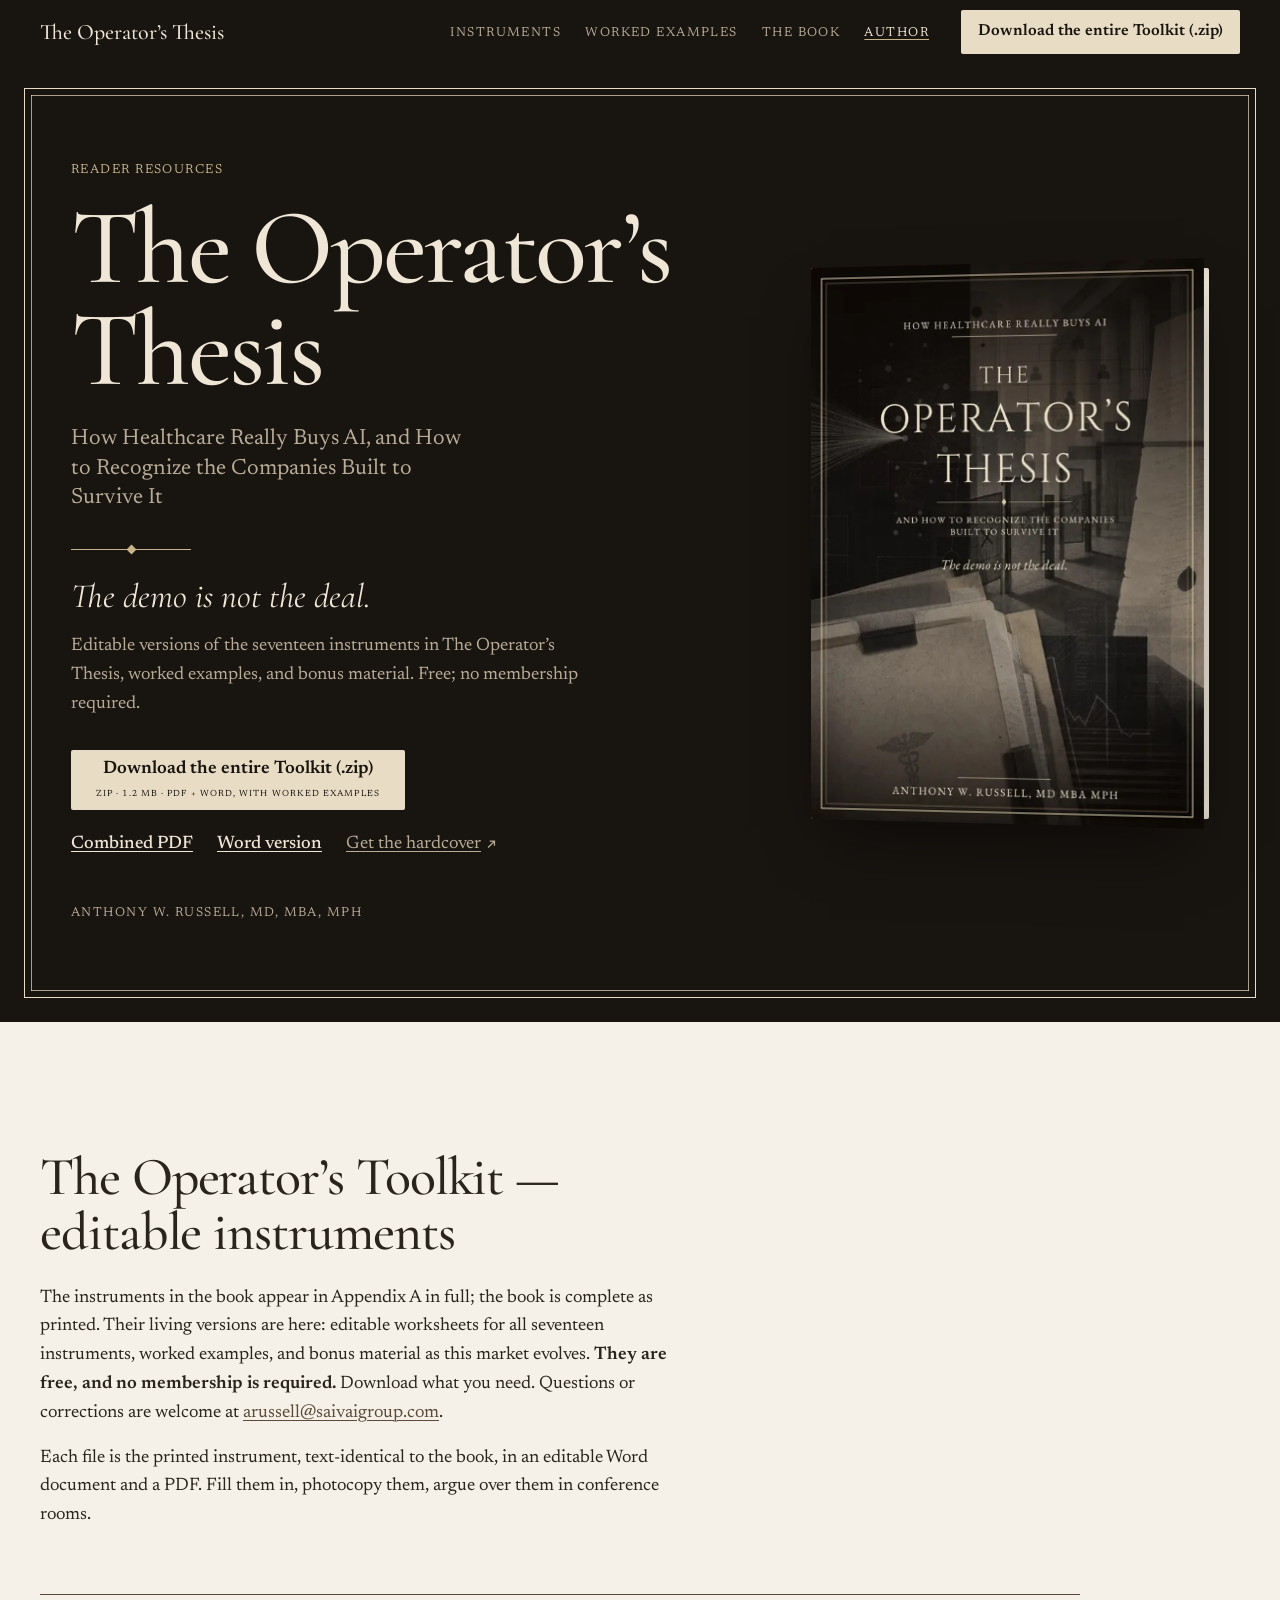
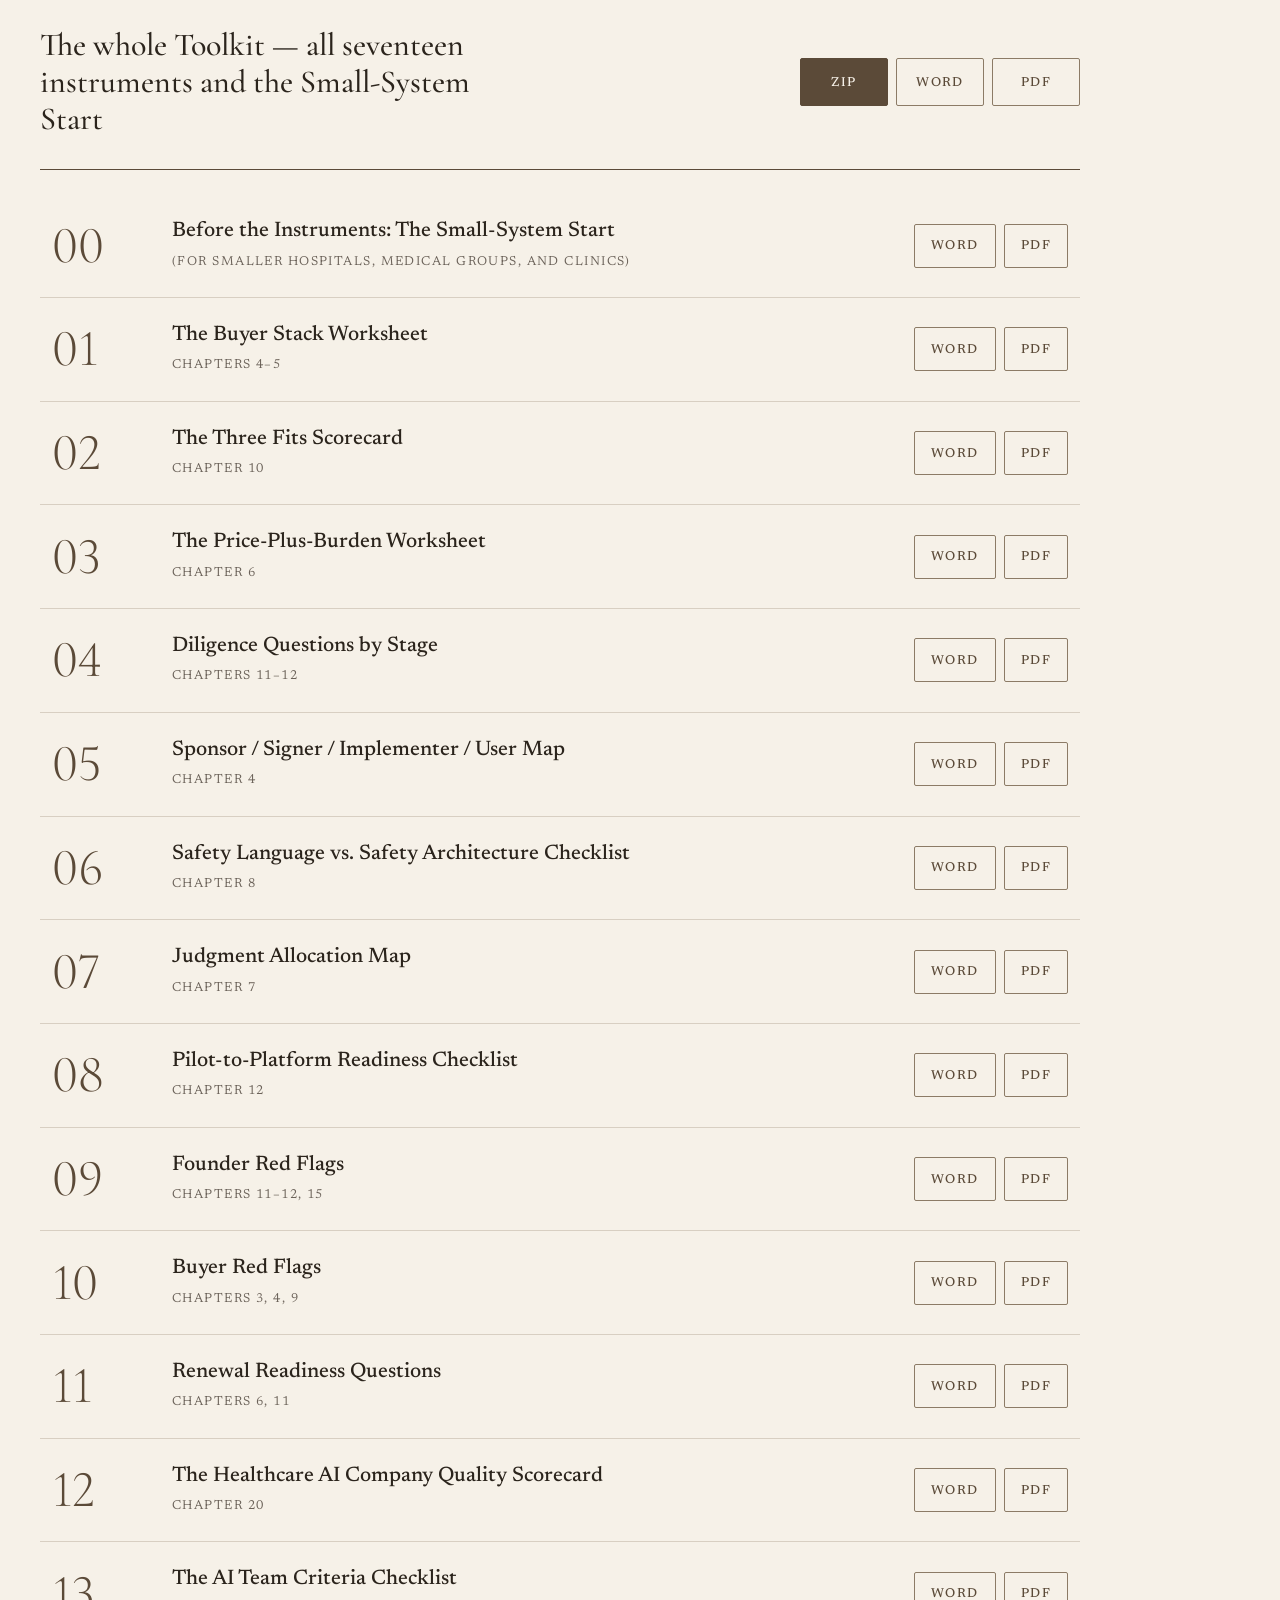
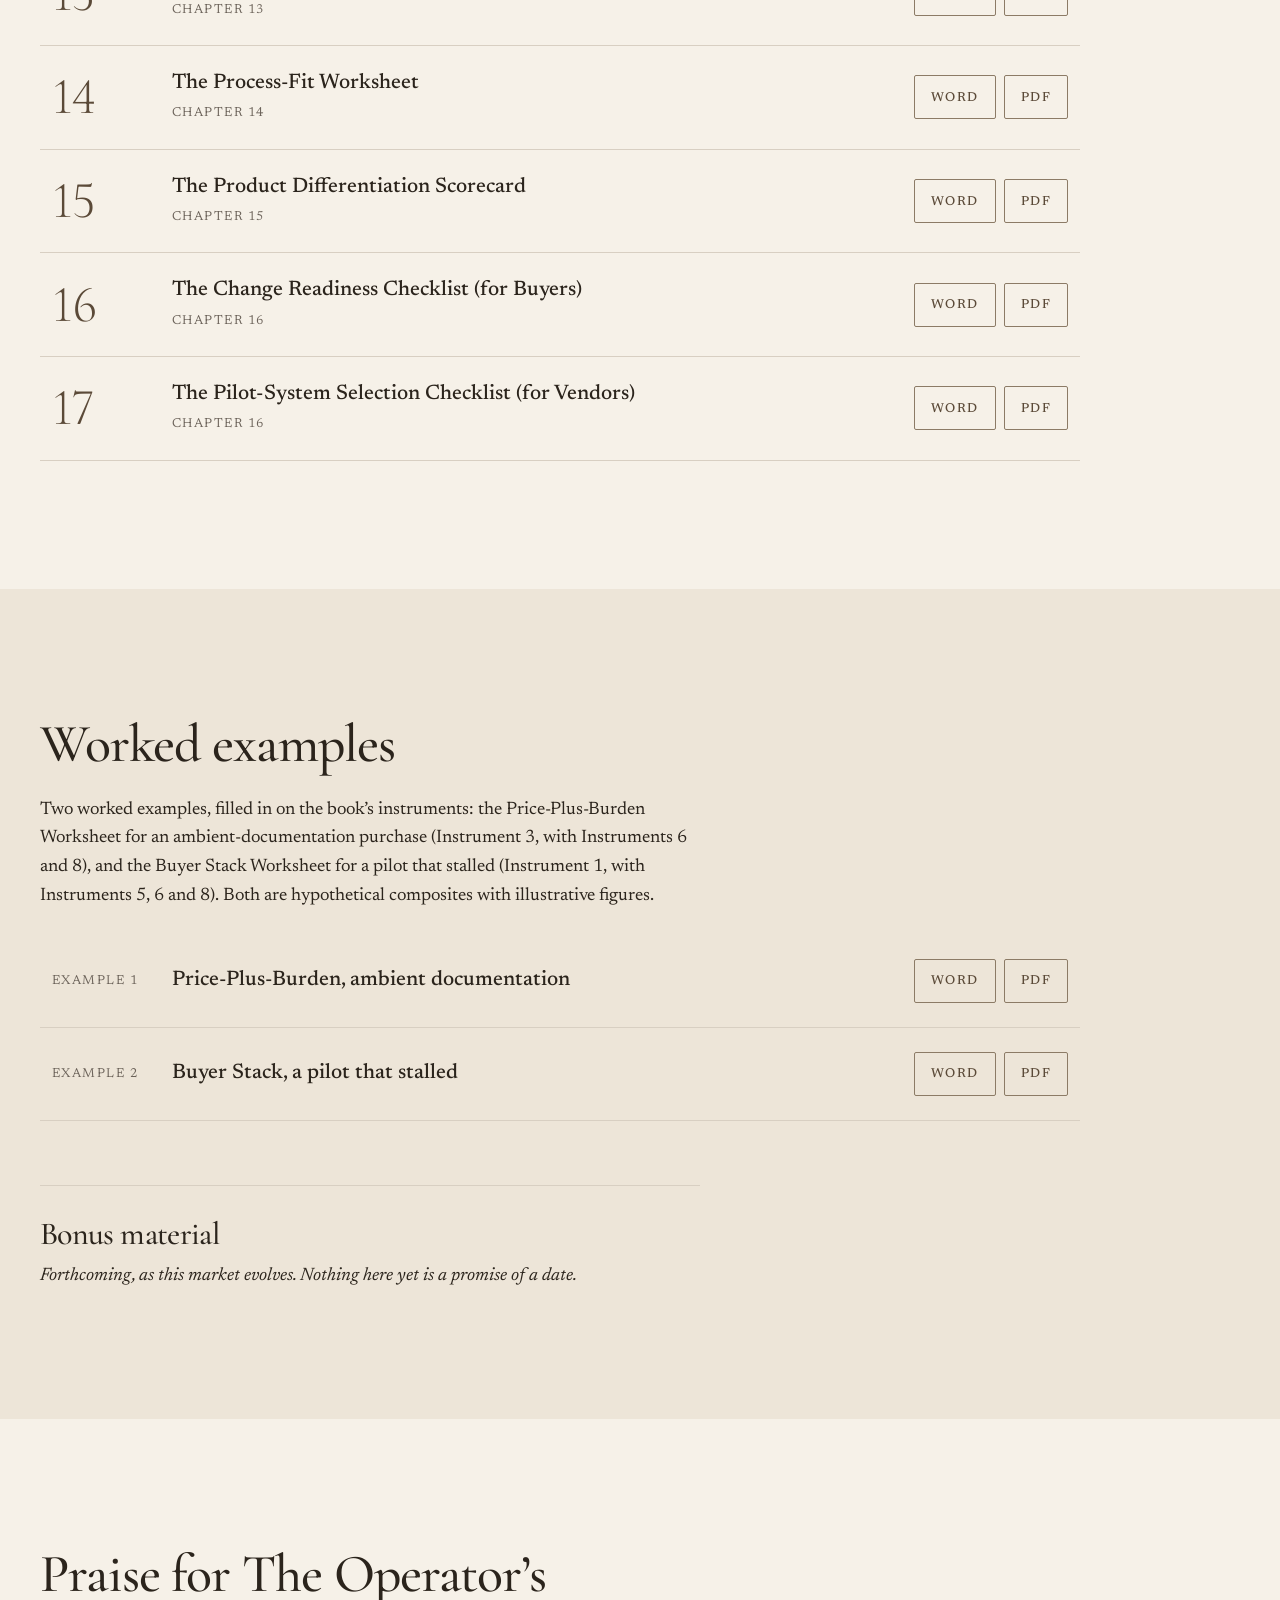
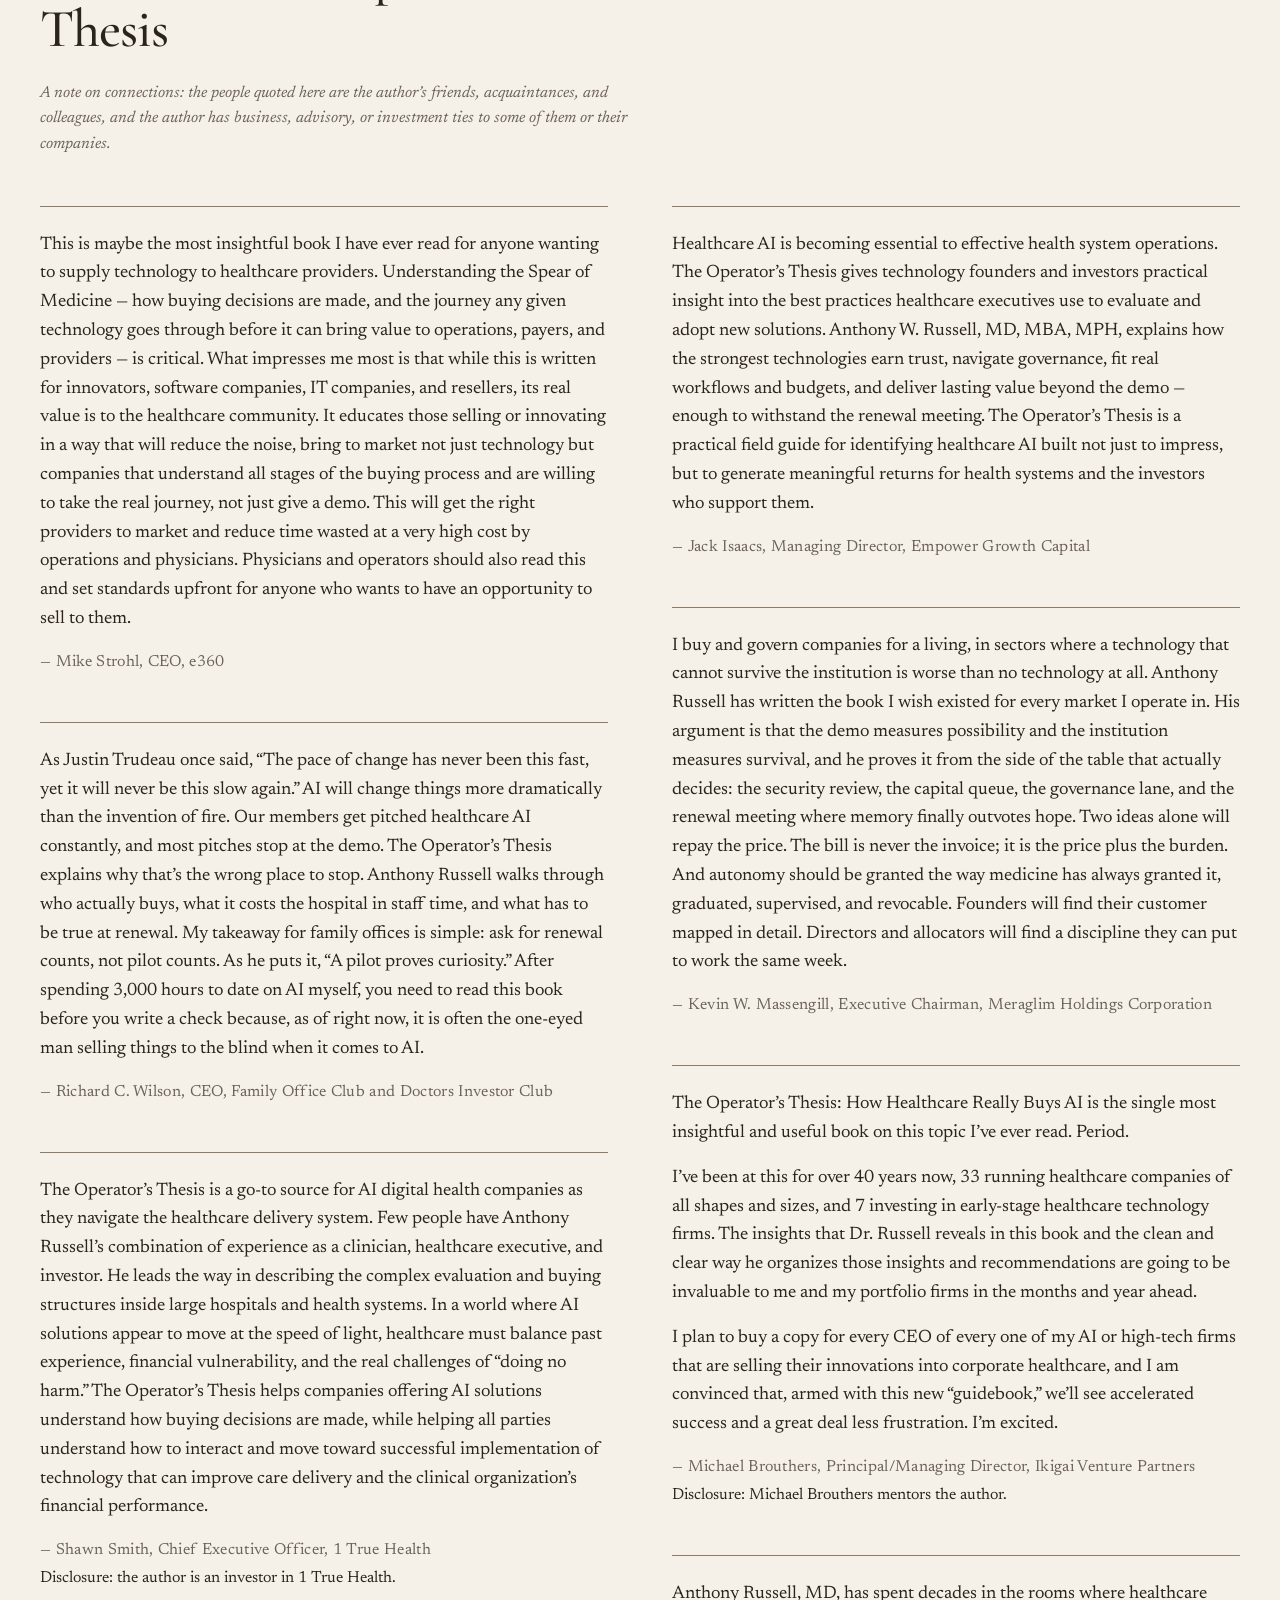
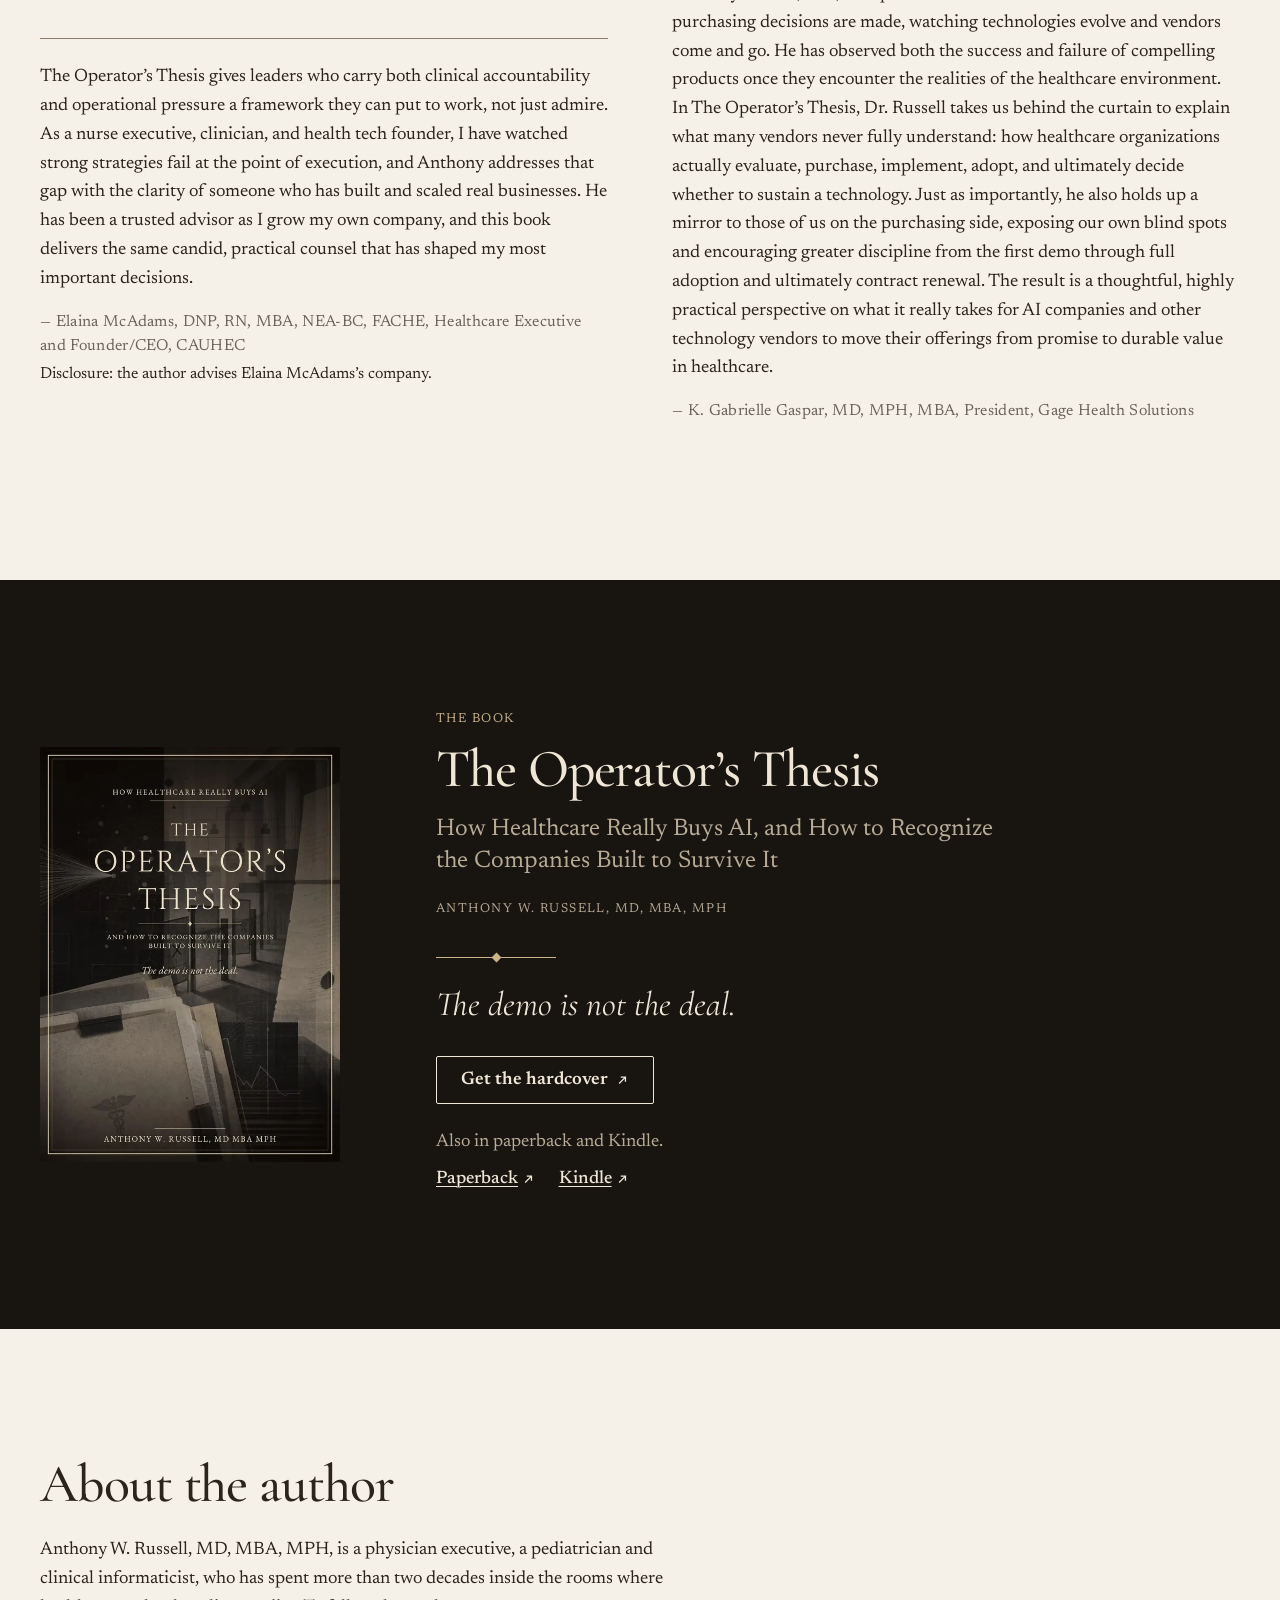
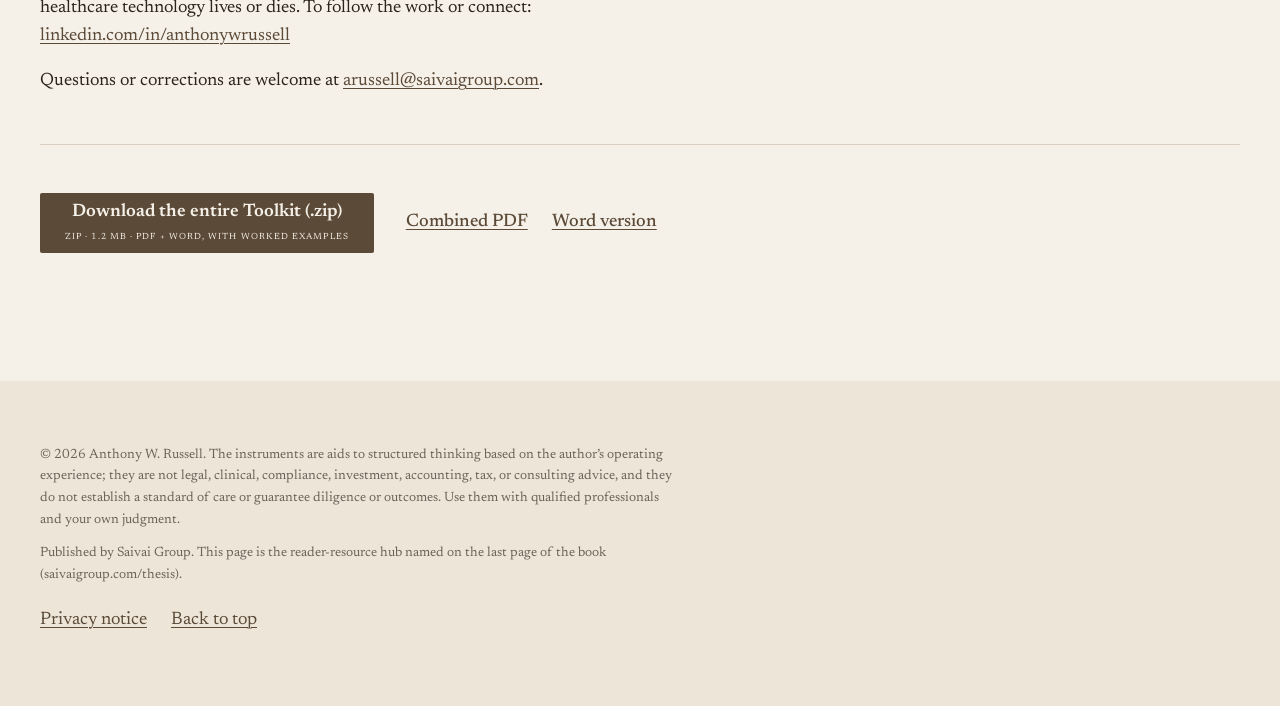
<file: thesis/index.html>
<!doctype html>
<html lang="en">
<head>
<meta charset="utf-8">
<meta name="viewport" content="width=device-width, initial-scale=1">
<script>document.documentElement.className += ' js';</script>
<title>Reader Resources — The Operator’s Thesis</title>
<meta name="description" content="Editable versions of the seventeen instruments in The Operator’s Thesis, worked examples, and bonus material. Free; no membership required.">
<link rel="canonical" href="https://saivaigroup.com/thesis/">
<meta name="robots" content="index,follow">
<meta name="theme-color" content="#181410">
<link rel="preload" href="assets/fonts/cormorant-garamond-var.woff" as="font" type="font/woff" crossorigin>
<link rel="preload" href="assets/fonts/newsreader-var.woff" as="font" type="font/woff" crossorigin>
<link rel="stylesheet" href="assets/css/site.css">
<link rel="icon" href="assets/favicon.svg" type="image/svg+xml">
<link rel="icon" href="assets/favicon-32.png" type="image/png" sizes="32x32">
<link rel="apple-touch-icon" href="assets/apple-touch-icon.png">
<meta property="og:type" content="book">
<meta property="og:title" content="Reader Resources — The Operator’s Thesis">
<meta property="og:description" content="Editable versions of the seventeen instruments in The Operator’s Thesis, worked examples, and bonus material. Free; no membership required.">
<meta property="og:url" content="https://saivaigroup.com/thesis/">
<meta property="og:image" content="https://saivaigroup.com/thesis/assets/og-image.jpg">
<meta property="og:image:width" content="1200">
<meta property="og:image:height" content="630">
<meta property="og:image:alt" content="Cover of The Operator’s Thesis by Anthony W. Russell, MD MBA MPH">
<meta name="twitter:card" content="summary_large_image">
<meta name="twitter:title" content="Reader Resources — The Operator’s Thesis">
<meta name="twitter:description" content="Editable versions of the seventeen instruments in The Operator’s Thesis, worked examples, and bonus material. Free; no membership required.">
<meta name="twitter:image" content="https://saivaigroup.com/thesis/assets/og-image.jpg">
<script type="application/ld+json">
{
  "@context": "https://schema.org",
  "@type": "Book",
  "name": "The Operator’s Thesis",
  "alternativeHeadline": "How Healthcare Really Buys AI, and How to Recognize the Companies Built to Survive It",
  "author": {
    "@type": "Person",
    "name": "Anthony W. Russell",
    "honorificSuffix": "MD, MBA, MPH"
  },
  "publisher": {
    "@type": "Organization",
    "name": "Saivai Group"
  },
  "workExample": [
    { "@type": "Book", "name": "Hardcover", "bookFormat": "https://schema.org/Hardcover", "url": "https://www.amazon.com/dp/B0HSH8BMZ3" },
    { "@type": "Book", "name": "Paperback", "bookFormat": "https://schema.org/Paperback", "url": "https://www.amazon.com/dp/B0HRJBNB83" },
    { "@type": "Book", "name": "Kindle", "bookFormat": "https://schema.org/EBook", "url": "https://www.amazon.com/dp/B0HPJN9F8J" }
  ]
}
</script>
</head>
<body id="top">
<a class="skip" href="#instruments">Skip to the instruments</a>

<header class="bar">
  <div class="bar-inner">
    <a class="wordmark" href="#top">The Operator’s Thesis</a>
    <nav class="bar-nav" aria-label="Sections">
      <ul role="list">
        <li><a href="#instruments">Instruments</a></li>
        <li><a href="#examples">Worked examples</a></li>
        <li><a href="#book">The book</a></li>
        <li><a href="#author">Author</a></li>
      </ul>
    </nav>
    <a class="btn btn-cream btn-bar" href="resources/operators-thesis-toolkit.zip" download aria-label="Download the entire Toolkit (.zip)"><span><span class="bar-long">Download the entire </span>Toolkit<span class="bar-ext"> (.zip)</span></span></a>
  </div>
</header>

<main id="main">

  <section class="hero" aria-labelledby="hero-title">
    <div class="frame" aria-hidden="true">
      <span class="fl fl-o fl-h fl-t"></span>
      <span class="fl fl-o fl-h fl-b"></span>
      <span class="fl fl-o fl-v fl-l"></span>
      <span class="fl fl-o fl-v fl-r"></span>
      <span class="fl fl-i fl-h fl-t"></span>
      <span class="fl fl-i fl-h fl-b"></span>
      <span class="fl fl-i fl-v fl-l"></span>
      <span class="fl fl-i fl-v fl-r"></span>
    </div>
    <div class="hero-inner">
      <div class="hero-text">
        <p class="kicker sc rise" style="--i:0">Reader resources</p>
        <h1 id="hero-title" class="rise" style="--i:1">The Operator’s Thesis</h1>
        <p class="hero-subtitle rise" style="--i:2">How Healthcare Really Buys AI, and How to Recognize the Companies Built to Survive It</p>
        <div class="ornament rise" style="--i:3" aria-hidden="true"><span></span></div>
        <p class="cover-line rise" style="--i:3">The demo is not the deal.</p>
        <p class="hero-sub rise" style="--i:4">Editable versions of the seventeen instruments in The Operator’s Thesis, worked examples, and bonus material. Free; no membership required.</p>
        <div class="hero-actions rise" style="--i:5">
          <a class="btn btn-cream btn-primary" href="resources/operators-thesis-toolkit.zip" download>
            <span class="btn-main">Download the entire Toolkit (.zip)</span>
            <span class="btn-note">ZIP · 1.2 MB · PDF + Word, with worked examples</span>
          </a>
          <div class="hero-links">
            <a class="text-link" href="resources/The_Operators_Toolkit_All_17_Instruments.pdf">Combined PDF</a>
            <a class="text-link" href="resources/The_Operators_Toolkit_All_17_Instruments.docx">Word version</a>
            <a class="text-link text-link-quiet" href="https://www.amazon.com/dp/B0HSH8BMZ3" target="_blank" rel="noopener">Get the hardcover<svg class="arrow" viewBox="0 0 12 12" width="12" height="12" aria-hidden="true" focusable="false"><path d="M3 9L9 3M4.5 3H9v4.5" fill="none" stroke="currentColor" stroke-width="1.25"/></svg><span class="vh"> (opens in a new tab)</span></a>
          </div>
        </div>
        <p class="byline sc rise" style="--i:5">Anthony W. Russell, MD, MBA, MPH</p>
      </div>
      <div class="hero-cover">
        <div class="book">
          <div class="book-page" aria-hidden="true">
            <p class="book-page-title">The Operator’s Thesis</p>
            <p class="book-page-line">The demo is not the deal.</p>
          </div>
          <div class="book-glow" aria-hidden="true"></div>
          <div class="book-cover">
            <picture>
              <source type="image/webp" srcset="assets/cover-360.webp 360w, assets/cover-560.webp 560w, assets/cover-840.webp 840w, assets/cover-1120.webp 1120w" sizes="(max-width: 759px) 260px, (max-width: 1400px) 34vw, 476px">
              <img src="assets/cover-560.jpg" srcset="assets/cover-360.jpg 360w, assets/cover-560.jpg 560w, assets/cover-840.jpg 840w, assets/cover-1120.jpg 1120w" sizes="(max-width: 759px) 260px, (max-width: 1400px) 34vw, 476px" width="1849" height="2560" fetchpriority="high" decoding="async" alt="Cover of The Operator’s Thesis by Anthony W. Russell, MD MBA MPH">
            </picture>
          </div>
        </div>
      </div>
    </div>
  </section>

  <section id="instruments" class="band band-paper" aria-labelledby="instruments-title">
    <div class="wrap">
      <h2 id="instruments-title">The Operator’s Toolkit — editable instruments</h2>
      <div class="prose">
        <p>The instruments in the book appear in Appendix A in full; the book is complete as printed. Their living versions are here: editable worksheets for all seventeen instruments, worked examples, and bonus material as this market evolves. <strong>They are free, and no membership is required.</strong> Download what you need. Questions or corrections are welcome at <a href="mailto:arussell@saivaigroup.com">arussell@saivaigroup.com</a>.</p>
        <p>Each file is the printed instrument, text-identical to the book, in an editable Word document and a PDF. Fill them in, photocopy them, argue over them in conference rooms.</p>
      </div>

      <div class="featured">
        <h3 class="featured-name">The whole Toolkit — all seventeen instruments and the Small-System Start</h3>
        <div class="files">
          <a class="fbtn fbtn-lg fbtn-fill" href="resources/operators-thesis-toolkit.zip" download aria-label="The whole Toolkit — ZIP, PDF and Word">ZIP</a>
          <a class="fbtn fbtn-lg" href="resources/The_Operators_Toolkit_All_17_Instruments.docx" aria-label="The whole Toolkit — Word">Word</a>
          <a class="fbtn fbtn-lg" href="resources/The_Operators_Toolkit_All_17_Instruments.pdf" aria-label="The whole Toolkit — PDF">PDF</a>
        </div>
      </div>

      <ol class="index" role="list">
        <li class="row">
          <span class="num" aria-hidden="true">00</span>
          <div class="row-body">
            <h3 class="row-name">Before the Instruments: The Small-System Start</h3>
            <p class="row-ref sc">(for smaller hospitals, medical groups, and clinics)</p>
          </div>
          <div class="files">
            <a class="fbtn" href="resources/00_Small_System_Start.docx" aria-label="Before the Instruments, The Small-System Start — Word">Word</a>
            <a class="fbtn" href="resources/00_Small_System_Start.pdf" aria-label="Before the Instruments, The Small-System Start — PDF">PDF</a>
          </div>
        </li>
        <li class="row">
          <span class="num" aria-hidden="true">01</span>
          <div class="row-body">
            <h3 class="row-name"><span class="vh">Instrument 1: </span>The Buyer Stack Worksheet</h3>
            <p class="row-ref sc">Chapters 4–5</p>
          </div>
          <div class="files">
            <a class="fbtn" href="resources/Instrument_01_The_Buyer_Stack_Worksheet.docx" aria-label="Instrument 1, The Buyer Stack Worksheet — Word">Word</a>
            <a class="fbtn" href="resources/Instrument_01_The_Buyer_Stack_Worksheet.pdf" aria-label="Instrument 1, The Buyer Stack Worksheet — PDF">PDF</a>
          </div>
        </li>
        <li class="row">
          <span class="num" aria-hidden="true">02</span>
          <div class="row-body">
            <h3 class="row-name"><span class="vh">Instrument 2: </span>The Three Fits Scorecard</h3>
            <p class="row-ref sc">Chapter 10</p>
          </div>
          <div class="files">
            <a class="fbtn" href="resources/Instrument_02_The_Three_Fits_Scorecard.docx" aria-label="Instrument 2, The Three Fits Scorecard — Word">Word</a>
            <a class="fbtn" href="resources/Instrument_02_The_Three_Fits_Scorecard.pdf" aria-label="Instrument 2, The Three Fits Scorecard — PDF">PDF</a>
          </div>
        </li>
        <li class="row">
          <span class="num" aria-hidden="true">03</span>
          <div class="row-body">
            <h3 class="row-name"><span class="vh">Instrument 3: </span>The Price-Plus-Burden Worksheet</h3>
            <p class="row-ref sc">Chapter 6</p>
          </div>
          <div class="files">
            <a class="fbtn" href="resources/Instrument_03_The_Price_Plus_Burden_Worksheet.docx" aria-label="Instrument 3, The Price-Plus-Burden Worksheet — Word">Word</a>
            <a class="fbtn" href="resources/Instrument_03_The_Price_Plus_Burden_Worksheet.pdf" aria-label="Instrument 3, The Price-Plus-Burden Worksheet — PDF">PDF</a>
          </div>
        </li>
        <li class="row">
          <span class="num" aria-hidden="true">04</span>
          <div class="row-body">
            <h3 class="row-name"><span class="vh">Instrument 4: </span>Diligence Questions by Stage</h3>
            <p class="row-ref sc">Chapters 11–12</p>
          </div>
          <div class="files">
            <a class="fbtn" href="resources/Instrument_04_Diligence_Questions_by_Stage.docx" aria-label="Instrument 4, Diligence Questions by Stage — Word">Word</a>
            <a class="fbtn" href="resources/Instrument_04_Diligence_Questions_by_Stage.pdf" aria-label="Instrument 4, Diligence Questions by Stage — PDF">PDF</a>
          </div>
        </li>
        <li class="row">
          <span class="num" aria-hidden="true">05</span>
          <div class="row-body">
            <h3 class="row-name"><span class="vh">Instrument 5: </span>Sponsor / Signer / Implementer / User Map</h3>
            <p class="row-ref sc">Chapter 4</p>
          </div>
          <div class="files">
            <a class="fbtn" href="resources/Instrument_05_Sponsor_Signer_Implementer_User_Map.docx" aria-label="Instrument 5, Sponsor / Signer / Implementer / User Map — Word">Word</a>
            <a class="fbtn" href="resources/Instrument_05_Sponsor_Signer_Implementer_User_Map.pdf" aria-label="Instrument 5, Sponsor / Signer / Implementer / User Map — PDF">PDF</a>
          </div>
        </li>
        <li class="row">
          <span class="num" aria-hidden="true">06</span>
          <div class="row-body">
            <h3 class="row-name"><span class="vh">Instrument 6: </span>Safety Language vs. Safety Architecture Checklist</h3>
            <p class="row-ref sc">Chapter 8</p>
          </div>
          <div class="files">
            <a class="fbtn" href="resources/Instrument_06_Safety_Language_vs_Safety_Architecture_Checklist.docx" aria-label="Instrument 6, Safety Language vs. Safety Architecture Checklist — Word">Word</a>
            <a class="fbtn" href="resources/Instrument_06_Safety_Language_vs_Safety_Architecture_Checklist.pdf" aria-label="Instrument 6, Safety Language vs. Safety Architecture Checklist — PDF">PDF</a>
          </div>
        </li>
        <li class="row">
          <span class="num" aria-hidden="true">07</span>
          <div class="row-body">
            <h3 class="row-name"><span class="vh">Instrument 7: </span>Judgment Allocation Map</h3>
            <p class="row-ref sc">Chapter 7</p>
          </div>
          <div class="files">
            <a class="fbtn" href="resources/Instrument_07_Judgment_Allocation_Map.docx" aria-label="Instrument 7, Judgment Allocation Map — Word">Word</a>
            <a class="fbtn" href="resources/Instrument_07_Judgment_Allocation_Map.pdf" aria-label="Instrument 7, Judgment Allocation Map — PDF">PDF</a>
          </div>
        </li>
        <li class="row">
          <span class="num" aria-hidden="true">08</span>
          <div class="row-body">
            <h3 class="row-name"><span class="vh">Instrument 8: </span>Pilot-to-Platform Readiness Checklist</h3>
            <p class="row-ref sc">Chapter 12</p>
          </div>
          <div class="files">
            <a class="fbtn" href="resources/Instrument_08_Pilot_to_Platform_Readiness_Checklist.docx" aria-label="Instrument 8, Pilot-to-Platform Readiness Checklist — Word">Word</a>
            <a class="fbtn" href="resources/Instrument_08_Pilot_to_Platform_Readiness_Checklist.pdf" aria-label="Instrument 8, Pilot-to-Platform Readiness Checklist — PDF">PDF</a>
          </div>
        </li>
        <li class="row">
          <span class="num" aria-hidden="true">09</span>
          <div class="row-body">
            <h3 class="row-name"><span class="vh">Instrument 9: </span>Founder Red Flags</h3>
            <p class="row-ref sc">Chapters 11–12, 15</p>
          </div>
          <div class="files">
            <a class="fbtn" href="resources/Instrument_09_Founder_Red_Flags.docx" aria-label="Instrument 9, Founder Red Flags — Word">Word</a>
            <a class="fbtn" href="resources/Instrument_09_Founder_Red_Flags.pdf" aria-label="Instrument 9, Founder Red Flags — PDF">PDF</a>
          </div>
        </li>
        <li class="row">
          <span class="num" aria-hidden="true">10</span>
          <div class="row-body">
            <h3 class="row-name"><span class="vh">Instrument 10: </span>Buyer Red Flags</h3>
            <p class="row-ref sc">Chapters 3, 4, 9</p>
          </div>
          <div class="files">
            <a class="fbtn" href="resources/Instrument_10_Buyer_Red_Flags.docx" aria-label="Instrument 10, Buyer Red Flags — Word">Word</a>
            <a class="fbtn" href="resources/Instrument_10_Buyer_Red_Flags.pdf" aria-label="Instrument 10, Buyer Red Flags — PDF">PDF</a>
          </div>
        </li>
        <li class="row">
          <span class="num" aria-hidden="true">11</span>
          <div class="row-body">
            <h3 class="row-name"><span class="vh">Instrument 11: </span>Renewal Readiness Questions</h3>
            <p class="row-ref sc">Chapters 6, 11</p>
          </div>
          <div class="files">
            <a class="fbtn" href="resources/Instrument_11_Renewal_Readiness_Questions.docx" aria-label="Instrument 11, Renewal Readiness Questions — Word">Word</a>
            <a class="fbtn" href="resources/Instrument_11_Renewal_Readiness_Questions.pdf" aria-label="Instrument 11, Renewal Readiness Questions — PDF">PDF</a>
          </div>
        </li>
        <li class="row">
          <span class="num" aria-hidden="true">12</span>
          <div class="row-body">
            <h3 class="row-name"><span class="vh">Instrument 12: </span>The Healthcare AI Company Quality Scorecard</h3>
            <p class="row-ref sc">Chapter 20</p>
          </div>
          <div class="files">
            <a class="fbtn" href="resources/Instrument_12_The_Healthcare_AI_Company_Quality_Scorecard.docx" aria-label="Instrument 12, The Healthcare AI Company Quality Scorecard — Word">Word</a>
            <a class="fbtn" href="resources/Instrument_12_The_Healthcare_AI_Company_Quality_Scorecard.pdf" aria-label="Instrument 12, The Healthcare AI Company Quality Scorecard — PDF">PDF</a>
          </div>
        </li>
        <li class="row">
          <span class="num" aria-hidden="true">13</span>
          <div class="row-body">
            <h3 class="row-name"><span class="vh">Instrument 13: </span>The AI Team Criteria Checklist</h3>
            <p class="row-ref sc">Chapter 13</p>
          </div>
          <div class="files">
            <a class="fbtn" href="resources/Instrument_13_The_AI_Team_Criteria_Checklist.docx" aria-label="Instrument 13, The AI Team Criteria Checklist — Word">Word</a>
            <a class="fbtn" href="resources/Instrument_13_The_AI_Team_Criteria_Checklist.pdf" aria-label="Instrument 13, The AI Team Criteria Checklist — PDF">PDF</a>
          </div>
        </li>
        <li class="row">
          <span class="num" aria-hidden="true">14</span>
          <div class="row-body">
            <h3 class="row-name"><span class="vh">Instrument 14: </span>The Process-Fit Worksheet</h3>
            <p class="row-ref sc">Chapter 14</p>
          </div>
          <div class="files">
            <a class="fbtn" href="resources/Instrument_14_The_Process_Fit_Worksheet.docx" aria-label="Instrument 14, The Process-Fit Worksheet — Word">Word</a>
            <a class="fbtn" href="resources/Instrument_14_The_Process_Fit_Worksheet.pdf" aria-label="Instrument 14, The Process-Fit Worksheet — PDF">PDF</a>
          </div>
        </li>
        <li class="row">
          <span class="num" aria-hidden="true">15</span>
          <div class="row-body">
            <h3 class="row-name"><span class="vh">Instrument 15: </span>The Product Differentiation Scorecard</h3>
            <p class="row-ref sc">Chapter 15</p>
          </div>
          <div class="files">
            <a class="fbtn" href="resources/Instrument_15_The_Product_Differentiation_Scorecard.docx" aria-label="Instrument 15, The Product Differentiation Scorecard — Word">Word</a>
            <a class="fbtn" href="resources/Instrument_15_The_Product_Differentiation_Scorecard.pdf" aria-label="Instrument 15, The Product Differentiation Scorecard — PDF">PDF</a>
          </div>
        </li>
        <li class="row">
          <span class="num" aria-hidden="true">16</span>
          <div class="row-body">
            <h3 class="row-name"><span class="vh">Instrument 16: </span>The Change Readiness Checklist (for Buyers)</h3>
            <p class="row-ref sc">Chapter 16</p>
          </div>
          <div class="files">
            <a class="fbtn" href="resources/Instrument_16_The_Change_Readiness_Checklist_for_Buyers.docx" aria-label="Instrument 16, The Change Readiness Checklist (for Buyers) — Word">Word</a>
            <a class="fbtn" href="resources/Instrument_16_The_Change_Readiness_Checklist_for_Buyers.pdf" aria-label="Instrument 16, The Change Readiness Checklist (for Buyers) — PDF">PDF</a>
          </div>
        </li>
        <li class="row">
          <span class="num" aria-hidden="true">17</span>
          <div class="row-body">
            <h3 class="row-name"><span class="vh">Instrument 17: </span>The Pilot-System Selection Checklist (for Vendors)</h3>
            <p class="row-ref sc">Chapter 16</p>
          </div>
          <div class="files">
            <a class="fbtn" href="resources/Instrument_17_The_Pilot_System_Selection_Checklist_for_Vendors.docx" aria-label="Instrument 17, The Pilot-System Selection Checklist (for Vendors) — Word">Word</a>
            <a class="fbtn" href="resources/Instrument_17_The_Pilot_System_Selection_Checklist_for_Vendors.pdf" aria-label="Instrument 17, The Pilot-System Selection Checklist (for Vendors) — PDF">PDF</a>
          </div>
        </li>
      </ol>
    </div>
  </section>

  <section id="examples" class="band band-paper-2" aria-labelledby="examples-title">
    <div class="wrap">
      <h2 id="examples-title">Worked examples</h2>
      <div class="prose">
        <p>Two worked examples, filled in on the book’s instruments: the Price-Plus-Burden Worksheet for an ambient-documentation purchase (Instrument 3, with Instruments 6 and 8), and the Buyer Stack Worksheet for a pilot that stalled (Instrument 1, with Instruments 5, 6 and 8). Both are hypothetical composites with illustrative figures.</p>
      </div>
      <ul class="index index-examples" role="list">
        <li class="row">
          <span class="num-label sc">Example 1</span>
          <div class="row-body">
            <h3 class="row-name"><span class="vh">Worked example 1 — </span>Price-Plus-Burden, ambient documentation</h3>
          </div>
          <div class="files">
            <a class="fbtn" href="resources/worked-examples/Worked_Example_1_Price_Plus_Burden_Ambient_Documentation.docx" aria-label="Worked example 1, Price-Plus-Burden, ambient documentation — Word">Word</a>
            <a class="fbtn" href="resources/worked-examples/Worked_Example_1_Price_Plus_Burden_Ambient_Documentation.pdf" aria-label="Worked example 1, Price-Plus-Burden, ambient documentation — PDF">PDF</a>
          </div>
        </li>
        <li class="row">
          <span class="num-label sc">Example 2</span>
          <div class="row-body">
            <h3 class="row-name"><span class="vh">Worked example 2 — </span>Buyer Stack, a pilot that stalled</h3>
          </div>
          <div class="files">
            <a class="fbtn" href="resources/worked-examples/Worked_Example_2_Buyer_Stack_Stalled_Pilot.docx" aria-label="Worked example 2, Buyer Stack, a pilot that stalled — Word">Word</a>
            <a class="fbtn" href="resources/worked-examples/Worked_Example_2_Buyer_Stack_Stalled_Pilot.pdf" aria-label="Worked example 2, Buyer Stack, a pilot that stalled — PDF">PDF</a>
          </div>
        </li>
      </ul>

      <div id="bonus" class="bonus">
        <h2 class="h-minor">Bonus material</h2>
        <p class="bonus-line">Forthcoming, as this market evolves. Nothing here yet is a promise of a date.</p>
      </div>
    </div>
  </section>

  <section id="praise" class="band band-paper" aria-labelledby="praise-title">
    <div class="wrap">
      <h2 id="praise-title">Praise for The Operator’s Thesis</h2>
      <p class="praise-note">A note on connections: the people quoted here are the author’s friends, acquaintances, and colleagues, and the author has business, advisory, or investment ties to some of them or their companies.</p>
      <div class="praise-list">
        <figure class="praise">
          <blockquote>
            <p>This is maybe the most insightful book I have ever read for anyone wanting to supply technology to healthcare providers. Understanding the Spear of Medicine — how buying decisions are made, and the journey any given technology goes through before it can bring value to operations, payers, and providers — is critical. What impresses me most is that while this is written for innovators, software companies, IT companies, and resellers, its real value is to the healthcare community. It educates those selling or innovating in a way that will reduce the noise, bring to market not just technology but companies that understand all stages of the buying process and are willing to take the real journey, not just give a demo. This will get the right providers to market and reduce time wasted at a very high cost by operations and physicians. Physicians and operators should also read this and set standards upfront for anyone who wants to have an opportunity to sell to them.</p>
          </blockquote>
          <figcaption>
            <span class="praise-by">— Mike Strohl, CEO, e360</span>
          </figcaption>
        </figure>
        <figure class="praise">
          <blockquote>
            <p>As Justin Trudeau once said, “The pace of change has never been this fast, yet it will never be this slow again.” AI will change things more dramatically than the invention of fire. Our members get pitched healthcare AI constantly, and most pitches stop at the demo. The Operator’s Thesis explains why that’s the wrong place to stop. Anthony Russell walks through who actually buys, what it costs the hospital in staff time, and what has to be true at renewal. My takeaway for family offices is simple: ask for renewal counts, not pilot counts. As he puts it, “A pilot proves curiosity.” After spending 3,000 hours to date on AI myself, you need to read this book before you write a check because, as of right now, it is often the one-eyed man selling things to the blind when it comes to AI.</p>
          </blockquote>
          <figcaption>
            <span class="praise-by">— Richard C. Wilson, CEO, Family Office Club and Doctors Investor Club</span>
          </figcaption>
        </figure>
        <figure class="praise">
          <blockquote>
            <p>The Operator’s Thesis is a go-to source for AI digital health companies as they navigate the healthcare delivery system. Few people have Anthony Russell’s combination of experience as a clinician, healthcare executive, and investor. He leads the way in describing the complex evaluation and buying structures inside large hospitals and health systems. In a world where AI solutions appear to move at the speed of light, healthcare must balance past experience, financial vulnerability, and the real challenges of “doing no harm.” The Operator’s Thesis helps companies offering AI solutions understand how buying decisions are made, while helping all parties understand how to interact and move toward successful implementation of technology that can improve care delivery and the clinical organization’s financial performance.</p>
          </blockquote>
          <figcaption>
            <span class="praise-by">— Shawn Smith, Chief Executive Officer, 1 True Health</span>
            <span class="praise-disclosure">Disclosure: the author is an investor in 1 True Health.</span>
          </figcaption>
        </figure>
        <figure class="praise">
          <blockquote>
            <p>The Operator’s Thesis gives leaders who carry both clinical accountability and operational pressure a framework they can put to work, not just admire. As a nurse executive, clinician, and health tech founder, I have watched strong strategies fail at the point of execution, and Anthony addresses that gap with the clarity of someone who has built and scaled real businesses. He has been a trusted advisor as I grow my own company, and this book delivers the same candid, practical counsel that has shaped my most important decisions.</p>
          </blockquote>
          <figcaption>
            <span class="praise-by">— Elaina McAdams, DNP, RN, MBA, NEA-BC, FACHE, Healthcare Executive and Founder/CEO, CAUHEC</span>
            <span class="praise-disclosure">Disclosure: the author advises Elaina McAdams’s company.</span>
          </figcaption>
        </figure>
        <figure class="praise">
          <blockquote>
            <p>Healthcare AI is becoming essential to effective health system operations. The Operator’s Thesis gives technology founders and investors practical insight into the best practices healthcare executives use to evaluate and adopt new solutions. Anthony W. Russell, MD, MBA, MPH, explains how the strongest technologies earn trust, navigate governance, fit real workflows and budgets, and deliver lasting value beyond the demo — enough to withstand the renewal meeting. The Operator’s Thesis is a practical field guide for identifying healthcare AI built not just to impress, but to generate meaningful returns for health systems and the investors who support them.</p>
          </blockquote>
          <figcaption>
            <span class="praise-by">— Jack Isaacs, Managing Director, Empower Growth Capital</span>
          </figcaption>
        </figure>
        <figure class="praise">
          <blockquote>
            <p>I buy and govern companies for a living, in sectors where a technology that cannot survive the institution is worse than no technology at all. Anthony Russell has written the book I wish existed for every market I operate in. His argument is that the demo measures possibility and the institution measures survival, and he proves it from the side of the table that actually decides: the security review, the capital queue, the governance lane, and the renewal meeting where memory finally outvotes hope. Two ideas alone will repay the price. The bill is never the invoice; it is the price plus the burden. And autonomy should be granted the way medicine has always granted it, graduated, supervised, and revocable. Founders will find their customer mapped in detail. Directors and allocators will find a discipline they can put to work the same week.</p>
          </blockquote>
          <figcaption>
            <span class="praise-by">— Kevin W. Massengill, Executive Chairman, Meraglim Holdings Corporation</span>
          </figcaption>
        </figure>
        <figure class="praise">
          <blockquote>
            <p>The Operator’s Thesis: How Healthcare Really Buys AI is the single most insightful and useful book on this topic I’ve ever read. Period.</p>
            <p>I’ve been at this for over 40 years now, 33 running healthcare companies of all shapes and sizes, and 7 investing in early-stage healthcare technology firms. The insights that Dr. Russell reveals in this book and the clean and clear way he organizes those insights and recommendations are going to be invaluable to me and my portfolio firms in the months and year ahead.</p>
            <p>I plan to buy a copy for every CEO of every one of my AI or high-tech firms that are selling their innovations into corporate healthcare, and I am convinced that, armed with this new “guidebook,” we’ll see accelerated success and a great deal less frustration. I’m excited.</p>
          </blockquote>
          <figcaption>
            <span class="praise-by">— Michael Brouthers, Principal/Managing Director, Ikigai Venture Partners</span>
            <span class="praise-disclosure">Disclosure: Michael Brouthers mentors the author.</span>
          </figcaption>
        </figure>
        <figure class="praise">
          <blockquote>
            <p>Anthony Russell, MD, has spent decades in the rooms where healthcare purchasing decisions are made, watching technologies evolve and vendors come and go. He has observed both the success and failure of compelling products once they encounter the realities of the healthcare environment. In The Operator’s Thesis, Dr. Russell takes us behind the curtain to explain what many vendors never fully understand: how healthcare organizations actually evaluate, purchase, implement, adopt, and ultimately decide whether to sustain a technology. Just as importantly, he also holds up a mirror to those of us on the purchasing side, exposing our own blind spots and encouraging greater discipline from the first demo through full adoption and ultimately contract renewal. The result is a thoughtful, highly practical perspective on what it really takes for AI companies and other technology vendors to move their offerings from promise to durable value in healthcare.</p>
          </blockquote>
          <figcaption>
            <span class="praise-by">— K. Gabrielle Gaspar, MD, MPH, MBA, President, Gage Health Solutions</span>
          </figcaption>
        </figure>
      </div>
    </div>
  </section>

  <section id="book" class="band band-ink" aria-label="The book">
    <div class="wrap book">
      <div class="book-cover">
        <picture>
          <source type="image/webp" srcset="assets/cover-360.webp 360w, assets/cover-560.webp 560w" sizes="(max-width: 759px) 60vw, 300px">
          <img src="assets/cover-560.jpg" srcset="assets/cover-360.jpg 360w, assets/cover-560.jpg 560w" sizes="(max-width: 759px) 60vw, 300px" width="1849" height="2560" loading="lazy" decoding="async" alt="Cover of The Operator’s Thesis by Anthony W. Russell, MD MBA MPH">
        </picture>
      </div>
      <div class="book-text">
        <p class="kicker sc">The book</p>
        <h2 id="book-title">The Operator’s Thesis</h2>
        <p class="book-subtitle">How Healthcare Really Buys AI, and How to Recognize the Companies Built to Survive It</p>
        <p class="byline sc">Anthony W. Russell, MD, MBA, MPH</p>
        <div class="ornament" aria-hidden="true"><span></span></div>
        <p class="cover-line">The demo is not the deal.</p>
        <div class="book-buy">
          <a class="btn btn-outline-ink" href="https://www.amazon.com/dp/B0HSH8BMZ3" target="_blank" rel="noopener">Get the hardcover<svg class="arrow" viewBox="0 0 12 12" width="12" height="12" aria-hidden="true" focusable="false"><path d="M3 9L9 3M4.5 3H9v4.5" fill="none" stroke="currentColor" stroke-width="1.25"/></svg><span class="vh"> (opens in a new tab)</span></a>
          <p class="book-also">Also in paperback and Kindle.</p>
          <p class="book-formats">
            <a class="text-link" href="https://www.amazon.com/dp/B0HRJBNB83" target="_blank" rel="noopener">Paperback<svg class="arrow" viewBox="0 0 12 12" width="12" height="12" aria-hidden="true" focusable="false"><path d="M3 9L9 3M4.5 3H9v4.5" fill="none" stroke="currentColor" stroke-width="1.25"/></svg><span class="vh"> (opens in a new tab)</span></a>
            <a class="text-link" href="https://www.amazon.com/dp/B0HPJN9F8J" target="_blank" rel="noopener">Kindle<svg class="arrow" viewBox="0 0 12 12" width="12" height="12" aria-hidden="true" focusable="false"><path d="M3 9L9 3M4.5 3H9v4.5" fill="none" stroke="currentColor" stroke-width="1.25"/></svg><span class="vh"> (opens in a new tab)</span></a>
          </p>
        </div>
      </div>
    </div>
  </section>

  <section id="author" class="band band-paper" aria-labelledby="author-title">
    <div class="wrap">
      <h2 id="author-title">About the author</h2>
      <div class="prose">
        <p>Anthony W. Russell, MD, MBA, MPH, is a physician executive, a pediatrician and clinical informaticist, who has spent more than two decades inside the rooms where healthcare technology lives or dies. To follow the work or connect: <a href="https://www.linkedin.com/in/anthonywrussell" target="_blank" rel="noopener">linkedin.com/in/anthonywrussell<span class="vh"> (opens in a new tab)</span></a></p>
        <p>Questions or corrections are welcome at <a href="mailto:arussell@saivaigroup.com">arussell@saivaigroup.com</a>.</p>
      </div>
      <div class="closing">
        <a class="btn btn-accent btn-primary" href="resources/operators-thesis-toolkit.zip" download>
          <span class="btn-main">Download the entire Toolkit (.zip)</span>
          <span class="btn-note">ZIP · 1.2 MB · PDF + Word, with worked examples</span>
        </a>
        <div class="closing-links">
          <a class="text-link" href="resources/The_Operators_Toolkit_All_17_Instruments.pdf">Combined PDF</a>
          <a class="text-link" href="resources/The_Operators_Toolkit_All_17_Instruments.docx">Word version</a>
        </div>
      </div>
    </div>
  </section>

</main>

<footer class="foot">
  <div class="wrap">
    <p>© 2026 Anthony W. Russell. The instruments are aids to structured thinking based on the author’s operating experience; they are not legal, clinical, compliance, investment, accounting, tax, or consulting advice, and they do not establish a standard of care or guarantee diligence or outcomes. Use them with qualified professionals and your own judgment.</p>
    <p>Published by Saivai Group. This page is the reader-resource hub named on the last page of the book (saivaigroup.com/thesis).</p>
    <p class="foot-links"><a href="privacy.html">Privacy notice</a><a href="#top">Back to top</a></p>
  </div>
</footer>

<script src="assets/js/site.js" defer></script>
</body>
</html>
</file>
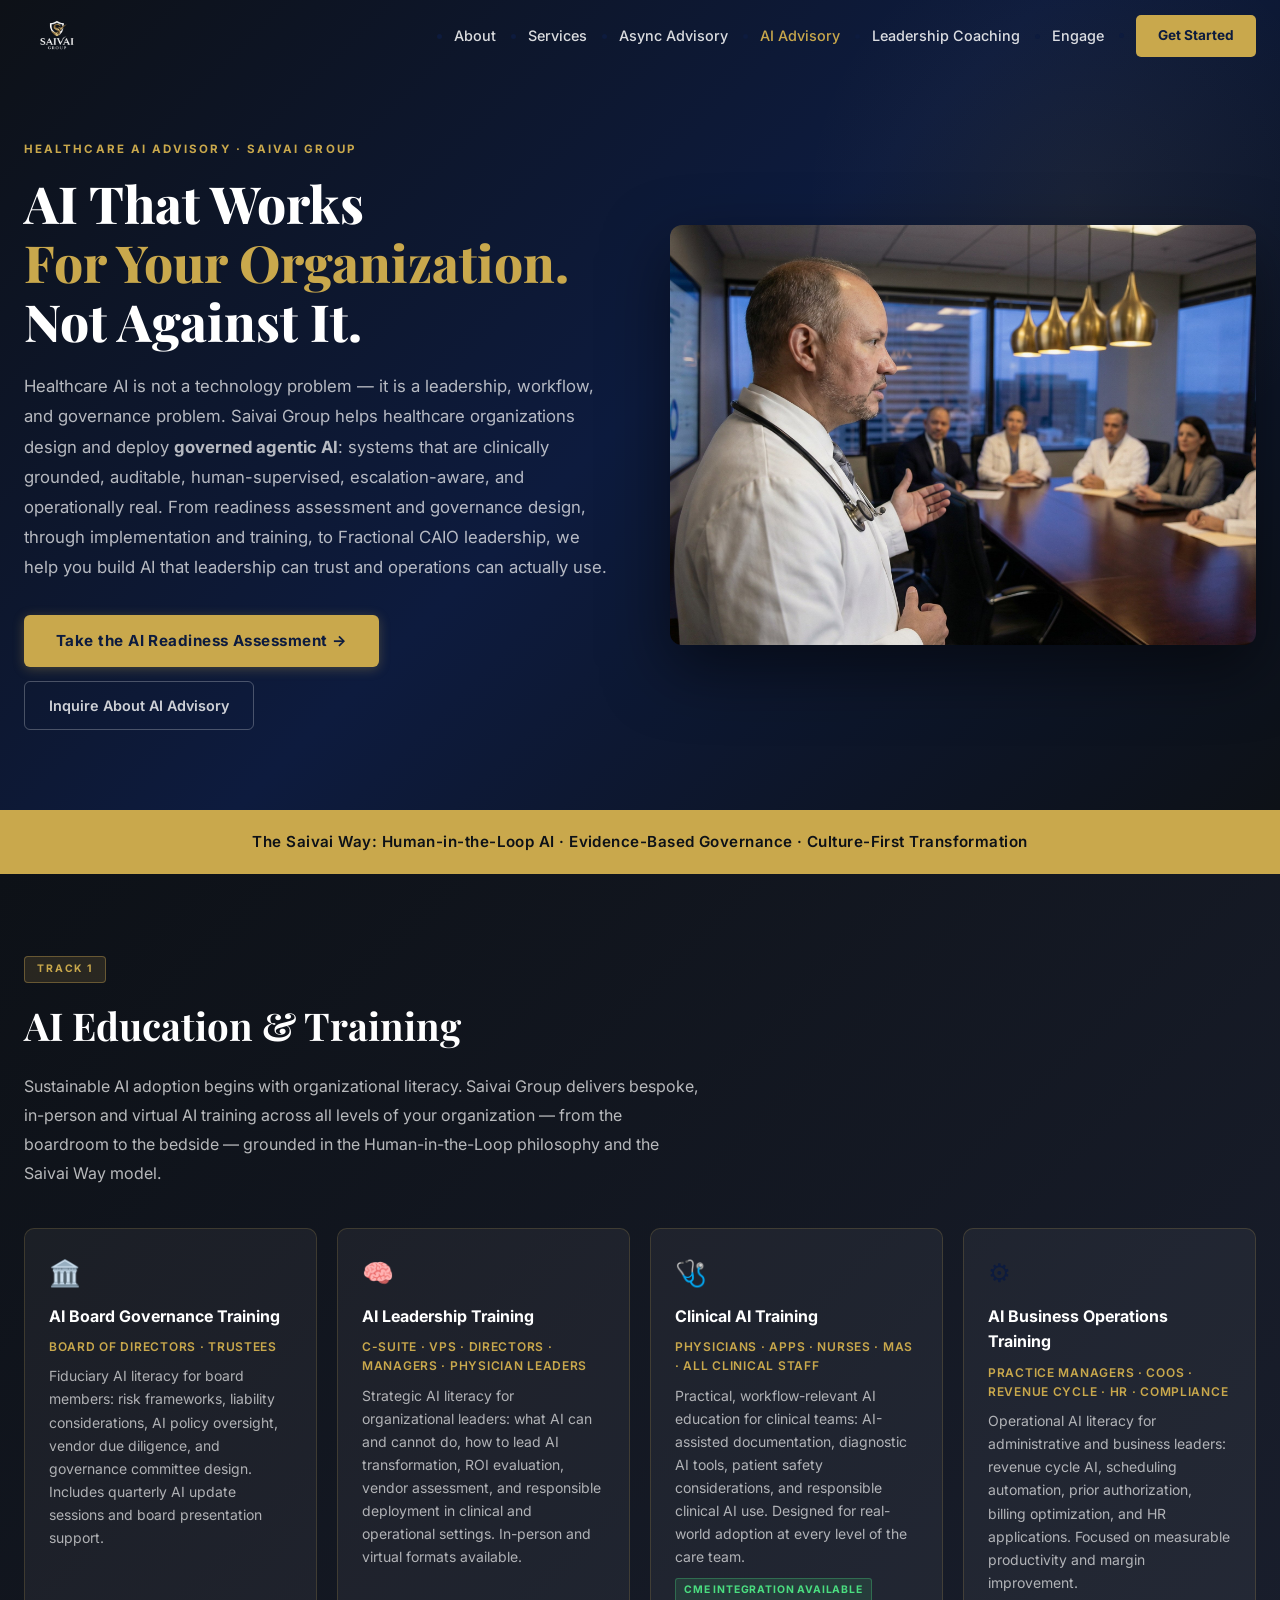
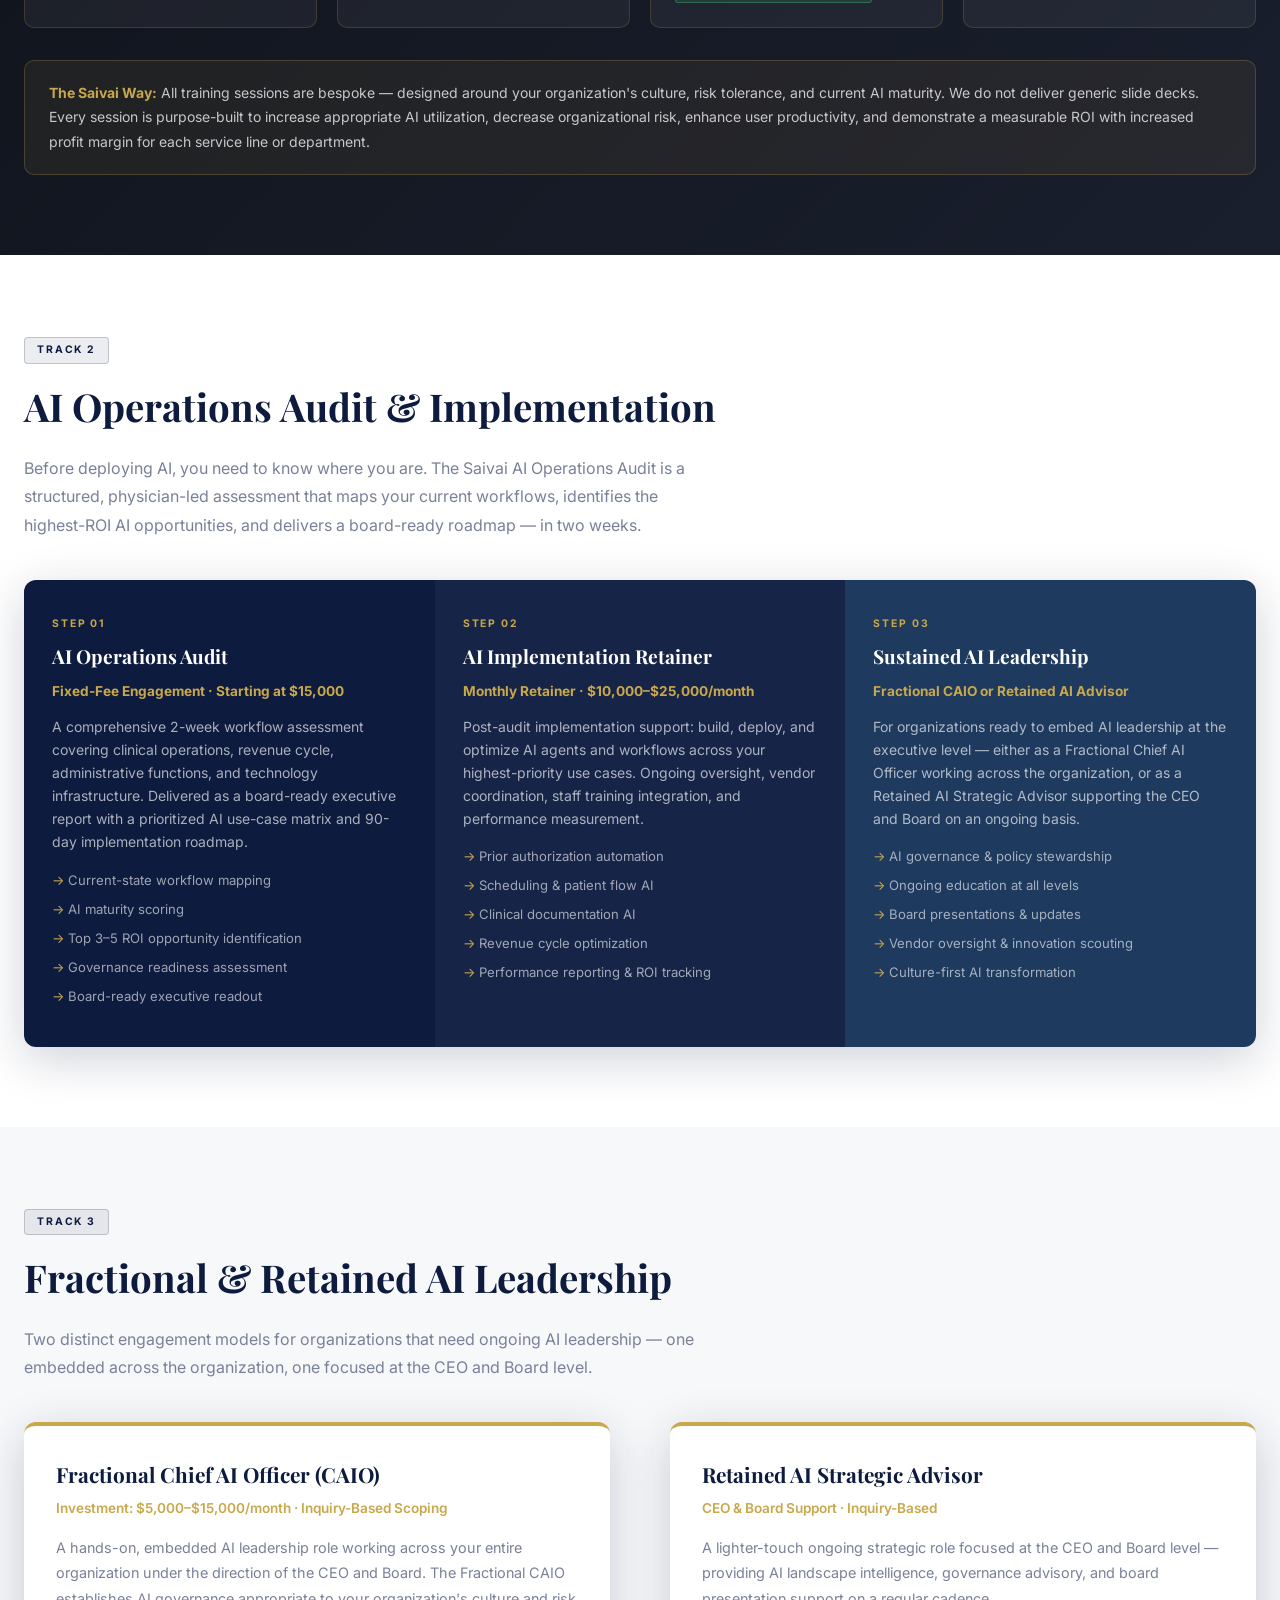
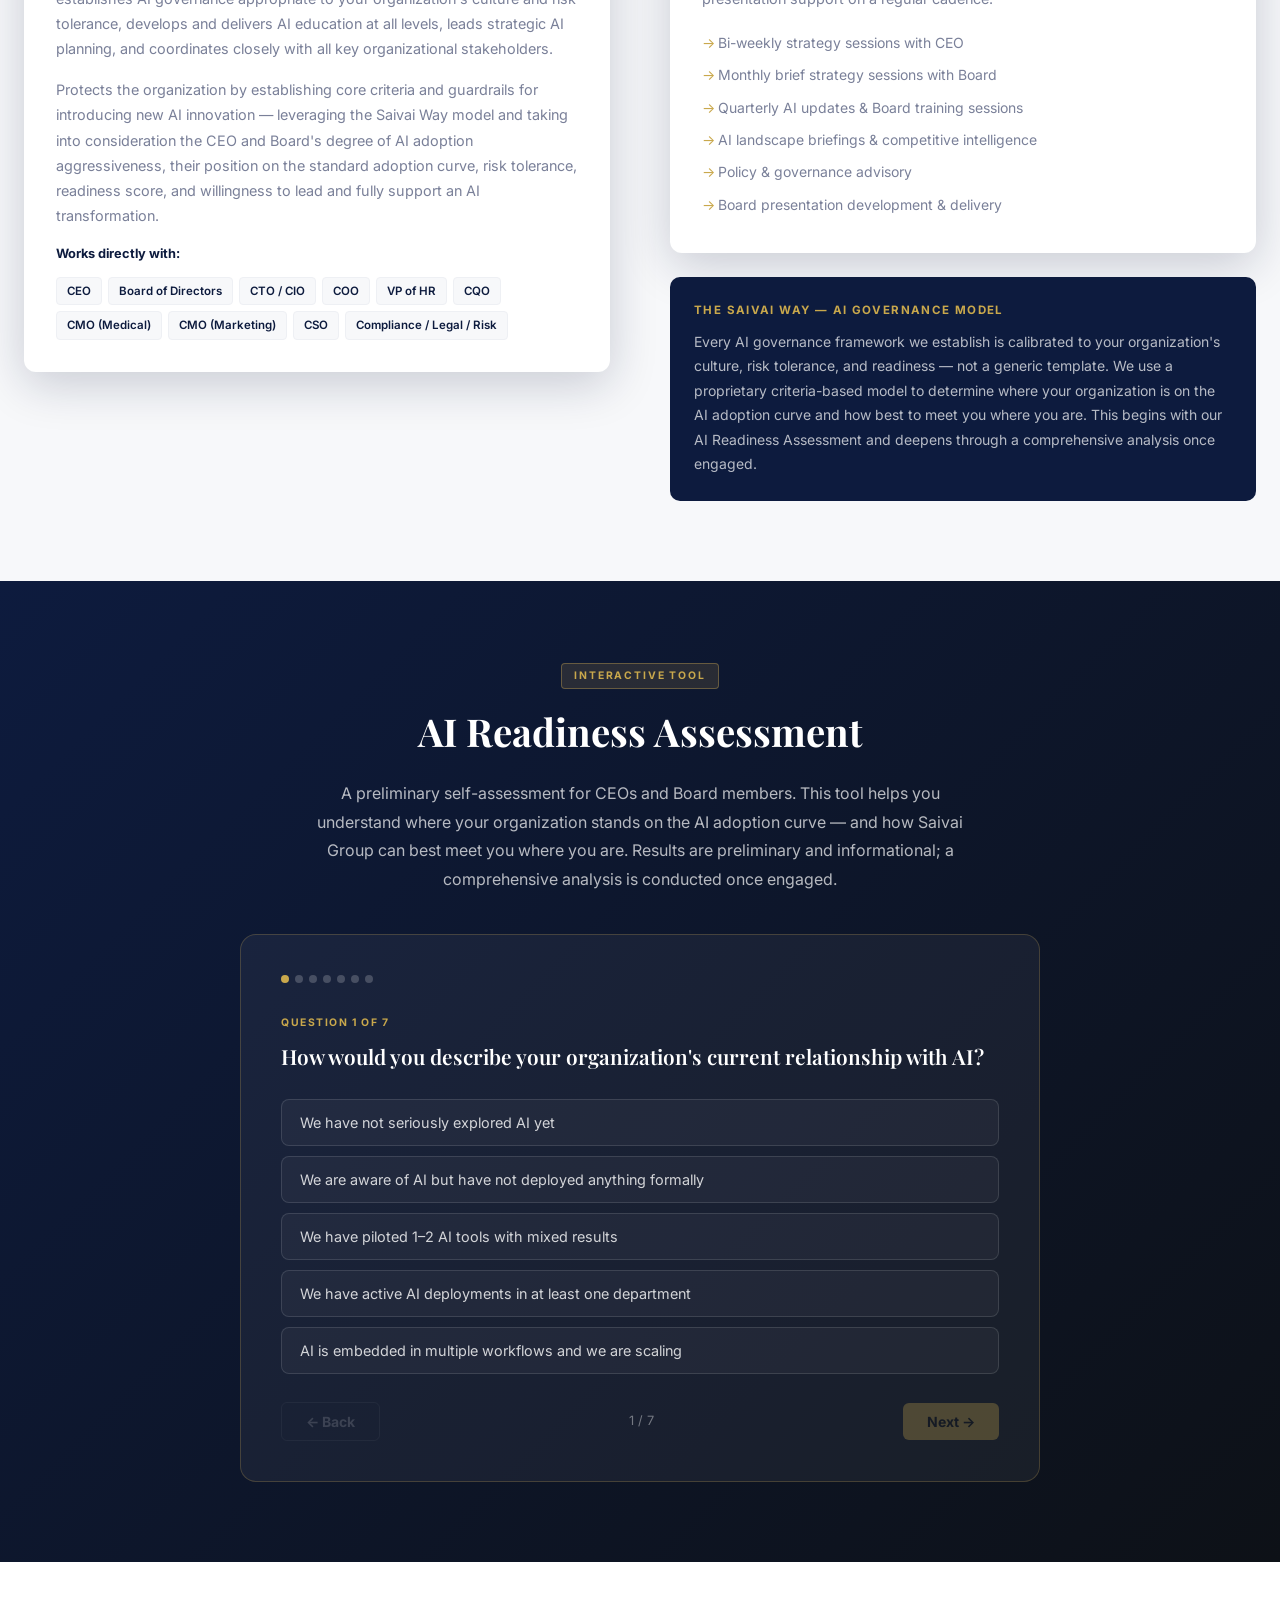
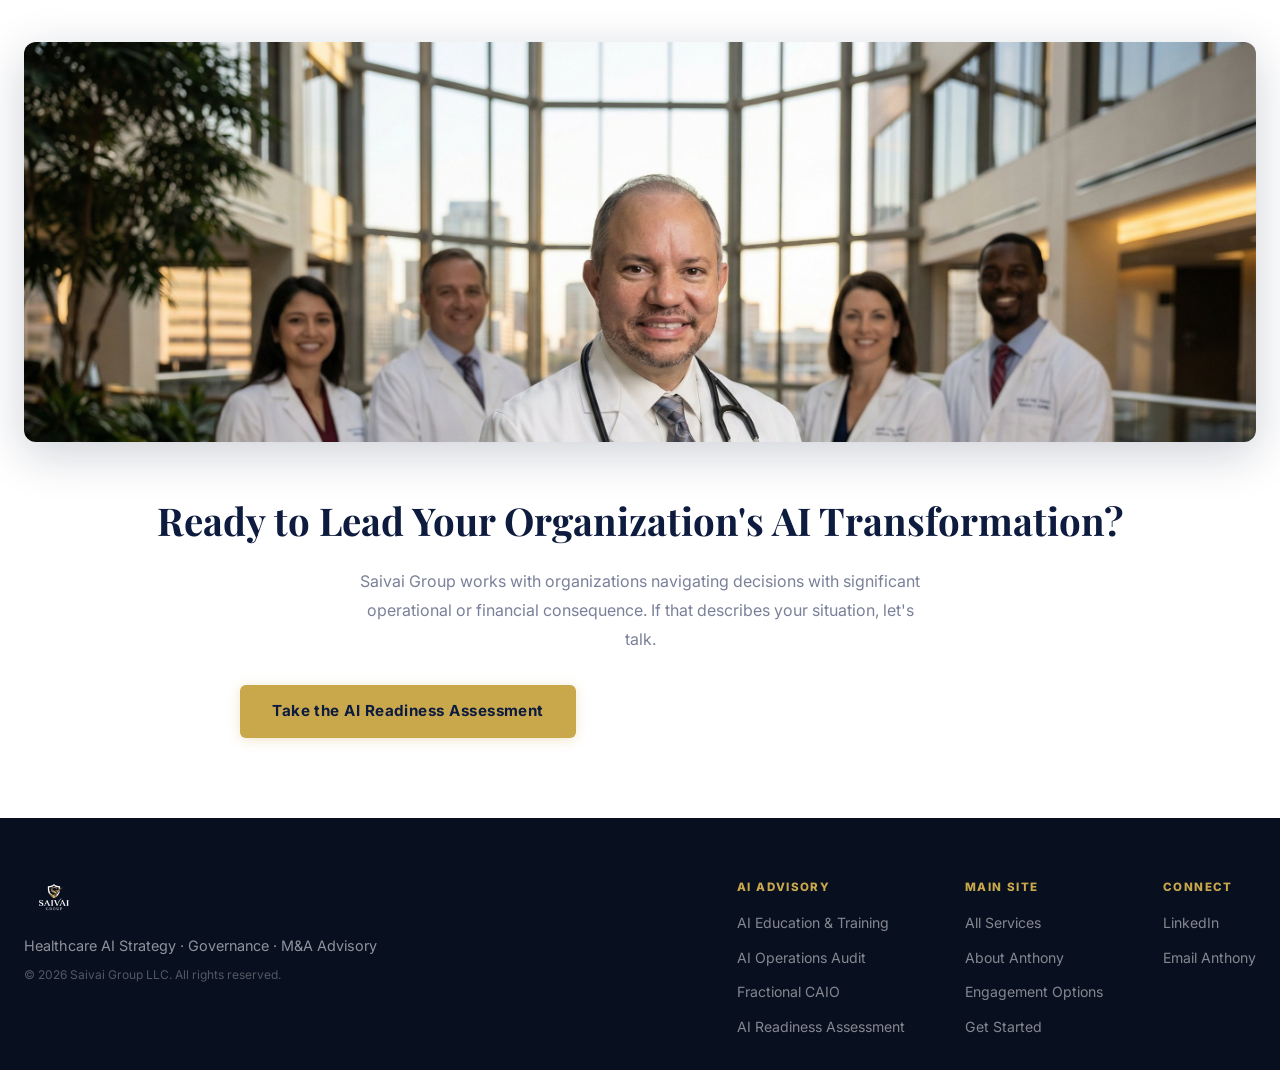
<file: ai-advisory.html>
<!DOCTYPE html>
<html lang="en">
<head>
<!-- Google tag (gtag.js) -->
<script async src="https://www.googletagmanager.com/gtag/js?id=G-FNPTQW29YJ"></script>
<script>
  window.dataLayer = window.dataLayer || [];
  function gtag(){dataLayer.push(arguments);}
  gtag('js', new Date());
  gtag('config', 'G-FNPTQW29YJ');
</script>
  <meta charset="UTF-8" />
  <meta name="viewport" content="width=device-width, initial-scale=1.0, maximum-scale=5.0" />
  <title>Healthcare AI Advisory — Saivai Group</title>
  <meta name="description" content="Saivai Group's Healthcare AI Advisory services: AI education and training, AI Operations Audit, implementation retainer, and Fractional CAIO leadership for healthcare organizations." />
  <link rel="canonical" href="https://saivaigroup.com/ai-advisory.html" />

  <!-- Google Fonts -->
  <link rel="preconnect" href="https://fonts.googleapis.com" />
  <link rel="preconnect" href="https://fonts.gstatic.com" crossorigin />
  <link href="https://fonts.googleapis.com/css2?family=Playfair+Display:wght@400;600;700;800;900&family=Inter:wght@300;400;500;600;700&display=swap" rel="stylesheet" />
  <link rel="stylesheet" href="styles.css" />

  <style>
    /* ===== PAGE-SPECIFIC STYLES ===== */
    .ai-hero {
      background: linear-gradient(135deg, #0d1117 0%, #0D1B3E 50%, #0d1117 100%);
      padding: 140px 0 80px;
      position: relative;
      overflow: hidden;
    }
    .ai-hero::before {
      content: '';
      position: absolute;
      top: -100px; right: -100px;
      width: 600px; height: 600px;
      background: radial-gradient(circle, rgba(197,164,82,0.07) 0%, transparent 65%);
      pointer-events: none;
    }
    .ai-hero-inner {
      display: grid;
      grid-template-columns: 1fr 1fr;
      gap: 60px;
      align-items: center;
    }
    @media (max-width: 900px) { .ai-hero-inner { grid-template-columns: 1fr; } }
    .ai-hero-eyebrow {
      font-size: 0.72rem;
      font-weight: 700;
      letter-spacing: 0.18em;
      text-transform: uppercase;
      color: var(--gold);
      margin-bottom: 16px;
    }
    .ai-hero-headline {
      font-family: 'Playfair Display', serif;
      font-size: clamp(2rem, 4vw, 3.2rem);
      font-weight: 800;
      color: #fff;
      line-height: 1.15;
      margin-bottom: 20px;
    }
    .ai-hero-sub {
      font-size: 1.05rem;
      color: rgba(255,255,255,0.7);
      line-height: 1.8;
      margin-bottom: 32px;
    }
    .ai-hero-img {
      width: 100%;
      height: 420px;
      object-fit: cover;
      object-position: center top;
      border-radius: 12px;
      box-shadow: 0 24px 64px rgba(0,0,0,0.5);
    }
    .ai-philosophy-bar {
      background: var(--gold);
      padding: 20px 0;
      text-align: center;
    }
    .ai-philosophy-bar p {
      font-size: 0.95rem;
      font-weight: 600;
      color: #0d1117;
      letter-spacing: 0.03em;
    }

    /* Track sections */
    .track-section {
      padding: 80px 0;
    }
    .track-section.dark {
      background: linear-gradient(135deg, #0d1117 0%, #1a1f2e 100%);
    }
    .track-section.light {
      background: var(--gray-50);
    }
    .track-section.white {
      background: var(--white);
    }
    .track-label {
      display: inline-block;
      font-size: 0.65rem;
      font-weight: 700;
      letter-spacing: 0.18em;
      text-transform: uppercase;
      background: rgba(197,164,82,0.15);
      border: 1px solid rgba(197,164,82,0.4);
      color: var(--gold);
      padding: 4px 12px;
      border-radius: 4px;
      margin-bottom: 12px;
    }
    .track-headline {
      font-family: 'Playfair Display', serif;
      font-size: clamp(1.6rem, 3vw, 2.4rem);
      font-weight: 700;
      margin-bottom: 16px;
    }
    .track-headline.light { color: #fff; }
    .track-headline.dark { color: var(--navy); }
    .track-sub {
      font-size: 1rem;
      line-height: 1.8;
      margin-bottom: 40px;
      max-width: 680px;
    }
    .track-sub.light { color: rgba(255,255,255,0.7); }
    .track-sub.dark { color: var(--gray-500); }

    /* Training cards */
    .training-grid {
      display: grid;
      grid-template-columns: repeat(auto-fit, minmax(260px, 1fr));
      gap: 20px;
      margin-top: 8px;
    }
    .training-card {
      background: rgba(255,255,255,0.05);
      border: 1px solid rgba(197,164,82,0.2);
      border-radius: 10px;
      padding: 24px;
    }
    .training-card.on-light {
      background: var(--white);
      border: 1px solid var(--gray-100);
      box-shadow: 0 4px 20px rgba(13,27,62,0.07);
    }
    .training-icon { font-size: 1.6rem; margin-bottom: 10px; }
    .training-title {
      font-size: 1rem;
      font-weight: 700;
      margin-bottom: 8px;
    }
    .training-title.light { color: #fff; }
    .training-title.dark { color: var(--navy); }
    .training-audience {
      font-size: 0.75rem;
      font-weight: 600;
      letter-spacing: 0.06em;
      text-transform: uppercase;
      color: var(--gold);
      margin-bottom: 8px;
    }
    .training-desc {
      font-size: 0.875rem;
      line-height: 1.65;
    }
    .training-desc.light { color: rgba(255,255,255,0.65); }
    .training-desc.dark { color: var(--gray-500); }
    .cme-badge {
      display: inline-block;
      margin-top: 10px;
      font-size: 0.65rem;
      font-weight: 700;
      letter-spacing: 0.08em;
      text-transform: uppercase;
      background: rgba(74,222,128,0.12);
      color: #4ade80;
      border: 1px solid rgba(74,222,128,0.3);
      padding: 3px 8px;
      border-radius: 3px;
    }

    /* Audit/Implementation ladder */
    .ladder {
      display: grid;
      grid-template-columns: repeat(auto-fit, minmax(280px, 1fr));
      gap: 0;
      margin-top: 40px;
      border-radius: 12px;
      overflow: hidden;
      box-shadow: var(--shadow-lg);
    }
    .ladder-step {
      padding: 36px 28px;
      position: relative;
    }
    .ladder-step:nth-child(1) { background: #0D1B3E; }
    .ladder-step:nth-child(2) { background: #162447; }
    .ladder-step:nth-child(3) { background: #1E3A5F; }
    .ladder-step-num {
      font-size: 0.65rem;
      font-weight: 700;
      letter-spacing: 0.18em;
      text-transform: uppercase;
      color: var(--gold);
      margin-bottom: 8px;
    }
    .ladder-step-title {
      font-family: 'Playfair Display', serif;
      font-size: 1.2rem;
      font-weight: 700;
      color: #fff;
      margin-bottom: 10px;
    }
    .ladder-step-investment {
      font-size: 0.85rem;
      font-weight: 700;
      color: var(--gold);
      margin-bottom: 12px;
    }
    .ladder-step-desc {
      font-size: 0.875rem;
      color: rgba(255,255,255,0.65);
      line-height: 1.65;
    }
    .ladder-step-list {
      list-style: none;
      margin-top: 12px;
    }
    .ladder-step-list li {
      font-size: 0.82rem;
      color: rgba(255,255,255,0.6);
      padding: 4px 0;
      padding-left: 16px;
      position: relative;
    }
    .ladder-step-list li::before {
      content: '→';
      position: absolute;
      left: 0;
      color: var(--gold);
    }

    /* CAIO section */
    .caio-inner {
      display: grid;
      grid-template-columns: 1fr 1fr;
      gap: 60px;
      align-items: start;
    }
    @media (max-width: 900px) { .caio-inner { grid-template-columns: 1fr; } }
    .caio-role-card {
      background: var(--white);
      border-radius: 12px;
      padding: 32px;
      box-shadow: var(--shadow-lg);
      border-top: 4px solid var(--gold);
    }
    .caio-role-title {
      font-family: 'Playfair Display', serif;
      font-size: 1.3rem;
      font-weight: 700;
      color: var(--navy);
      margin-bottom: 6px;
    }
    .caio-investment {
      font-size: 0.85rem;
      font-weight: 600;
      color: var(--gold);
      margin-bottom: 16px;
    }
    .caio-desc {
      font-size: 0.9rem;
      color: var(--gray-500);
      line-height: 1.75;
      margin-bottom: 16px;
    }
    .caio-stakeholders {
      display: flex;
      flex-wrap: wrap;
      gap: 6px;
      margin-top: 12px;
    }
    .caio-stakeholder-tag {
      font-size: 0.72rem;
      font-weight: 600;
      background: var(--gray-50);
      border: 1px solid var(--gray-100);
      color: var(--navy);
      padding: 4px 10px;
      border-radius: 4px;
    }

    /* ===== AI READINESS ASSESSMENT TOOL ===== */
    .assessment-section {
      padding: 80px 0;
      background: linear-gradient(135deg, #0D1B3E 0%, #0d1117 100%);
    }
    .assessment-container {
      max-width: 800px;
      margin: 0 auto;
    }
    .assessment-card {
      background: rgba(255,255,255,0.05);
      border: 1px solid rgba(197,164,82,0.25);
      border-radius: 16px;
      padding: 40px;
      margin-top: 40px;
    }
    .assessment-progress {
      display: flex;
      gap: 6px;
      margin-bottom: 32px;
    }
    .progress-dot {
      width: 8px;
      height: 8px;
      border-radius: 50%;
      background: rgba(255,255,255,0.2);
      transition: background 0.3s;
    }
    .progress-dot.active { background: var(--gold); }
    .progress-dot.done { background: rgba(197,164,82,0.5); }
    .q-number {
      font-size: 0.65rem;
      font-weight: 700;
      letter-spacing: 0.15em;
      text-transform: uppercase;
      color: var(--gold);
      margin-bottom: 10px;
    }
    .q-text {
      font-family: 'Playfair Display', serif;
      font-size: 1.3rem;
      font-weight: 600;
      color: #fff;
      line-height: 1.4;
      margin-bottom: 28px;
    }
    .q-options {
      display: flex;
      flex-direction: column;
      gap: 10px;
    }
    .q-option {
      background: rgba(255,255,255,0.04);
      border: 1.5px solid rgba(255,255,255,0.12);
      border-radius: 8px;
      padding: 14px 18px;
      cursor: pointer;
      transition: all 0.2s;
      font-size: 0.9rem;
      color: rgba(255,255,255,0.8);
      text-align: left;
      font-family: 'Inter', sans-serif;
    }
    .q-option:hover {
      border-color: var(--gold);
      background: rgba(197,164,82,0.08);
      color: #fff;
    }
    .q-option.selected {
      border-color: var(--gold);
      background: rgba(197,164,82,0.12);
      color: #fff;
    }
    .assessment-nav {
      display: flex;
      justify-content: space-between;
      align-items: center;
      margin-top: 28px;
    }
    .assessment-btn {
      padding: 10px 24px;
      border-radius: 6px;
      font-size: 0.875rem;
      font-weight: 700;
      cursor: pointer;
      font-family: 'Inter', sans-serif;
      transition: all 0.2s;
    }
    .assessment-btn.primary {
      background: var(--gold);
      color: #0d1117;
      border: none;
    }
    .assessment-btn.primary:hover { background: var(--gold-light); }
    .assessment-btn.secondary {
      background: transparent;
      color: rgba(255,255,255,0.5);
      border: 1px solid rgba(255,255,255,0.15);
    }
    .assessment-btn.secondary:hover { color: #fff; border-color: rgba(255,255,255,0.4); }
    .assessment-btn:disabled { opacity: 0.3; cursor: not-allowed; }

    /* Results */
    .result-card {
      display: none;
      text-align: center;
    }
    .result-card.active { display: block; }
    .result-score-ring {
      width: 120px;
      height: 120px;
      border-radius: 50%;
      border: 4px solid var(--gold);
      display: flex;
      align-items: center;
      justify-content: center;
      margin: 0 auto 20px;
    }
    .result-score-num {
      font-family: 'Playfair Display', serif;
      font-size: 2.2rem;
      font-weight: 800;
      color: var(--gold);
    }
    .result-profile-title {
      font-family: 'Playfair Display', serif;
      font-size: 1.6rem;
      font-weight: 700;
      color: #fff;
      margin-bottom: 12px;
    }
    .result-profile-desc {
      font-size: 0.95rem;
      color: rgba(255,255,255,0.7);
      line-height: 1.8;
      margin-bottom: 24px;
      max-width: 560px;
      margin-left: auto;
      margin-right: auto;
    }
    .result-recommendation {
      background: rgba(197,164,82,0.1);
      border: 1px solid rgba(197,164,82,0.3);
      border-radius: 10px;
      padding: 20px 24px;
      margin-bottom: 24px;
      text-align: left;
    }
    .result-rec-label {
      font-size: 0.65rem;
      font-weight: 700;
      letter-spacing: 0.12em;
      text-transform: uppercase;
      color: var(--gold);
      margin-bottom: 8px;
    }
    .result-rec-text {
      font-size: 0.9rem;
      color: rgba(255,255,255,0.8);
      line-height: 1.7;
    }
    .result-disclaimer {
      font-size: 0.75rem;
      color: rgba(255,255,255,0.35);
      margin-top: 16px;
      font-style: italic;
    }

    /* CTA section */
    .ai-cta-section {
      padding: 80px 0;
      background: var(--white);
      text-align: center;
    }
    .ai-cta-headline {
      font-family: 'Playfair Display', serif;
      font-size: clamp(1.8rem, 3vw, 2.6rem);
      font-weight: 700;
      color: var(--navy);
      margin-bottom: 16px;
    }
    .ai-cta-sub {
      font-size: 1rem;
      color: var(--gray-500);
      line-height: 1.8;
      max-width: 560px;
      margin: 0 auto 32px;
    }
    .ai-cta-buttons {
      display: flex;
      gap: 16px;
      justify-content: center;
      flex-wrap: wrap;
    }
  </style>
</head>
<body>

  <!-- ===== NAVIGATION ===== -->
  <nav class="navbar" id="navbar">
    <div class="nav-inner container">
      <a href="index.html" class="nav-logo">
        <img
          src="/images/logo.png"
          alt="Saivai Group"
          class="nav-logo-img"
        />
      </a>
      <button class="nav-hamburger" id="navHamburger" aria-label="Toggle navigation">
        <span></span><span></span><span></span>
      </button>
      <ul class="nav-links" id="navLinks">
        <li><a href="index.html#about" class="nav-link">About</a></li>
        <li><a href="index.html#services" class="nav-link">Services</a></li>
        <li><a href="index.html#async-advisory" class="nav-link">Async Advisory</a></li>
        <li><a href="ai-advisory.html" class="nav-link" style="color:var(--gold);">AI Advisory</a></li>
        <li><a href="leadership-coaching.html" class="nav-link">Leadership Coaching</a></li>
        <li><a href="engage.html" class="nav-link">Engage</a></li>
        <li><a href="index.html#contact" class="nav-cta">Get Started</a></li>
      </ul>
    </div>
  </nav>

  <!-- ===== HERO ===== -->
  <section class="ai-hero">
    <div class="container">
      <div class="ai-hero-inner">
        <div>
          <p class="ai-hero-eyebrow">Healthcare AI Advisory · Saivai Group</p>
          <h1 class="ai-hero-headline">
            AI That Works<br />
            <span style="color:var(--gold);">For Your Organization.</span><br />
            Not Against It.
          </h1>
          <p class="ai-hero-sub">
            Healthcare AI is not a technology problem — it is a leadership, workflow, and governance problem. Saivai Group helps healthcare organizations design and deploy <strong>governed agentic AI</strong>: systems that are clinically grounded, auditable, human-supervised, escalation-aware, and operationally real. From readiness assessment and governance design, through implementation and training, to Fractional CAIO leadership, we help you build AI that leadership can trust and operations can actually use.
          </p>
          <div style="display:flex;gap:14px;flex-wrap:wrap;">
            <a href="#assessment" class="btn-primary">Take the AI Readiness Assessment →</a>
            <a href="index.html#contact" class="btn-ghost-navy">Inquire About AI Advisory</a>
          </div>
        </div>
        <div>
          <img
            src="/images/physician-presenting-ai-analytics.jpg"
            alt="Physician executive presenting AI analytics to healthcare leadership team"
            class="ai-hero-img"
          />
        </div>
      </div>
    </div>
  </section>

  <!-- ===== PHILOSOPHY BAR ===== -->
  <div class="ai-philosophy-bar">
    <p>The Saivai Way: Human-in-the-Loop AI · Evidence-Based Governance · Culture-First Transformation</p>
  </div>

  <!-- ===== TRACK 1: AI EDUCATION & TRAINING ===== -->
  <section class="track-section dark" id="training">
    <div class="container">
      <div class="track-label">Track 1</div>
      <h2 class="track-headline light">AI Education &amp; Training</h2>
      <p class="track-sub light">
        Sustainable AI adoption begins with organizational literacy. Saivai Group delivers bespoke,
        in-person and virtual AI training across all levels of your organization — from the boardroom
        to the bedside — grounded in the Human-in-the-Loop philosophy and the Saivai Way model.
      </p>

      <div class="training-grid">
        <div class="training-card">
          <div class="training-icon">🏛️</div>
          <div class="training-title light">AI Board Governance Training</div>
          <div class="training-audience">Board of Directors · Trustees</div>
          <div class="training-desc light">
            Fiduciary AI literacy for board members: risk frameworks, liability considerations,
            AI policy oversight, vendor due diligence, and governance committee design.
            Includes quarterly AI update sessions and board presentation support.
          </div>
        </div>
        <div class="training-card">
          <div class="training-icon">🧠</div>
          <div class="training-title light">AI Leadership Training</div>
          <div class="training-audience">C-Suite · VPs · Directors · Managers · Physician Leaders</div>
          <div class="training-desc light">
            Strategic AI literacy for organizational leaders: what AI can and cannot do,
            how to lead AI transformation, ROI evaluation, vendor assessment, and responsible
            deployment in clinical and operational settings. In-person and virtual formats available.
          </div>
        </div>
        <div class="training-card">
          <div class="training-icon">🩺</div>
          <div class="training-title light">Clinical AI Training</div>
          <div class="training-audience">Physicians · APPs · Nurses · MAs · All Clinical Staff</div>
          <div class="training-desc light">
            Practical, workflow-relevant AI education for clinical teams: AI-assisted documentation,
            diagnostic AI tools, patient safety considerations, and responsible clinical AI use.
            Designed for real-world adoption at every level of the care team.
          </div>
          <div class="cme-badge">CME Integration Available</div>
        </div>
        <div class="training-card">
          <div class="training-icon">⚙️</div>
          <div class="training-title light">AI Business Operations Training</div>
          <div class="training-audience">Practice Managers · COOs · Revenue Cycle · HR · Compliance</div>
          <div class="training-desc light">
            Operational AI literacy for administrative and business leaders: revenue cycle AI,
            scheduling automation, prior authorization, billing optimization, and HR applications.
            Focused on measurable productivity and margin improvement.
          </div>
        </div>
      </div>

      <div style="margin-top:32px;background:rgba(197,164,82,0.08);border:1px solid rgba(197,164,82,0.25);border-radius:10px;padding:20px 24px;">
        <p style="font-size:0.875rem;color:rgba(255,255,255,0.75);line-height:1.75;">
          <strong style="color:var(--gold);">The Saivai Way:</strong> All training sessions are bespoke — designed around your organization's culture,
          risk tolerance, and current AI maturity. We do not deliver generic slide decks. Every session is
          purpose-built to increase appropriate AI utilization, decrease organizational risk, enhance user
          productivity, and demonstrate a measurable ROI with increased profit margin for each service line or department.
        </p>
      </div>
    </div>
  </section>

  <!-- ===== TRACK 2: AUDIT & IMPLEMENTATION ===== -->
  <section class="track-section white" id="audit">
    <div class="container">
      <div class="track-label" style="background:rgba(13,27,62,0.08);border-color:rgba(13,27,62,0.2);color:var(--navy);">Track 2</div>
      <h2 class="track-headline dark">AI Operations Audit &amp; Implementation</h2>
      <p class="track-sub dark">
        Before deploying AI, you need to know where you are. The Saivai AI Operations Audit is a
        structured, physician-led assessment that maps your current workflows, identifies the highest-ROI
        AI opportunities, and delivers a board-ready roadmap — in two weeks.
      </p>

      <div class="ladder">
        <div class="ladder-step">
          <div class="ladder-step-num">Step 01</div>
          <div class="ladder-step-title">AI Operations Audit</div>
          <div class="ladder-step-investment">Fixed-Fee Engagement · Starting at $15,000</div>
          <div class="ladder-step-desc">
            A comprehensive 2-week workflow assessment covering clinical operations, revenue cycle,
            administrative functions, and technology infrastructure. Delivered as a board-ready
            executive report with a prioritized AI use-case matrix and 90-day implementation roadmap.
          </div>
          <ul class="ladder-step-list">
            <li>Current-state workflow mapping</li>
            <li>AI maturity scoring</li>
            <li>Top 3–5 ROI opportunity identification</li>
            <li>Governance readiness assessment</li>
            <li>Board-ready executive readout</li>
          </ul>
        </div>
        <div class="ladder-step">
          <div class="ladder-step-num">Step 02</div>
          <div class="ladder-step-title">AI Implementation Retainer</div>
          <div class="ladder-step-investment">Monthly Retainer · $10,000–$25,000/month</div>
          <div class="ladder-step-desc">
            Post-audit implementation support: build, deploy, and optimize AI agents and workflows
            across your highest-priority use cases. Ongoing oversight, vendor coordination, staff
            training integration, and performance measurement.
          </div>
          <ul class="ladder-step-list">
            <li>Prior authorization automation</li>
            <li>Scheduling &amp; patient flow AI</li>
            <li>Clinical documentation AI</li>
            <li>Revenue cycle optimization</li>
            <li>Performance reporting &amp; ROI tracking</li>
          </ul>
        </div>
        <div class="ladder-step">
          <div class="ladder-step-num">Step 03</div>
          <div class="ladder-step-title">Sustained AI Leadership</div>
          <div class="ladder-step-investment">Fractional CAIO or Retained AI Advisor</div>
          <div class="ladder-step-desc">
            For organizations ready to embed AI leadership at the executive level — either as a
            Fractional Chief AI Officer working across the organization, or as a Retained AI Strategic
            Advisor supporting the CEO and Board on an ongoing basis.
          </div>
          <ul class="ladder-step-list">
            <li>AI governance &amp; policy stewardship</li>
            <li>Ongoing education at all levels</li>
            <li>Board presentations &amp; updates</li>
            <li>Vendor oversight &amp; innovation scouting</li>
            <li>Culture-first AI transformation</li>
          </ul>
        </div>
      </div>
    </div>
  </section>

  <!-- ===== TRACK 3: FRACTIONAL CAIO ===== -->
  <section class="track-section light" id="caio">
    <div class="container">
      <div class="track-label" style="background:rgba(13,27,62,0.08);border-color:rgba(13,27,62,0.2);color:var(--navy);">Track 3</div>
      <h2 class="track-headline dark">Fractional &amp; Retained AI Leadership</h2>
      <p class="track-sub dark">
        Two distinct engagement models for organizations that need ongoing AI leadership — one embedded
        across the organization, one focused at the CEO and Board level.
      </p>

      <div class="caio-inner">
        <div>
          <div class="caio-role-card">
            <div class="caio-role-title">Fractional Chief AI Officer (CAIO)</div>
            <div class="caio-investment">Investment: $5,000–$15,000/month · Inquiry-Based Scoping</div>
            <div class="caio-desc">
              A hands-on, embedded AI leadership role working across your entire organization under
              the direction of the CEO and Board. The Fractional CAIO establishes AI governance
              appropriate to your organization's culture and risk tolerance, develops and delivers
              AI education at all levels, leads strategic AI planning, and coordinates closely with
              all key organizational stakeholders.
            </div>
            <div class="caio-desc">
              Protects the organization by establishing core criteria and guardrails for introducing
              new AI innovation — leveraging the Saivai Way model and taking into consideration the
              CEO and Board's degree of AI adoption aggressiveness, their position on the standard
              adoption curve, risk tolerance, readiness score, and willingness to lead and fully
              support an AI transformation.
            </div>
            <p style="font-size:0.8rem;font-weight:700;color:var(--navy);margin-bottom:10px;">Works directly with:</p>
            <div class="caio-stakeholders">
              <span class="caio-stakeholder-tag">CEO</span>
              <span class="caio-stakeholder-tag">Board of Directors</span>
              <span class="caio-stakeholder-tag">CTO / CIO</span>
              <span class="caio-stakeholder-tag">COO</span>
              <span class="caio-stakeholder-tag">VP of HR</span>
              <span class="caio-stakeholder-tag">CQO</span>
              <span class="caio-stakeholder-tag">CMO (Medical)</span>
              <span class="caio-stakeholder-tag">CMO (Marketing)</span>
              <span class="caio-stakeholder-tag">CSO</span>
              <span class="caio-stakeholder-tag">Compliance / Legal / Risk</span>
            </div>
          </div>
        </div>
        <div>
          <div class="caio-role-card" style="margin-bottom:24px;">
            <div class="caio-role-title">Retained AI Strategic Advisor</div>
            <div class="caio-investment">CEO &amp; Board Support · Inquiry-Based</div>
            <div class="caio-desc">
              A lighter-touch ongoing strategic role focused at the CEO and Board level — providing
              AI landscape intelligence, governance advisory, and board presentation support on a
              regular cadence.
            </div>
            <ul style="list-style:none;margin-top:4px;">
              <li style="font-size:0.875rem;color:var(--gray-500);padding:5px 0;padding-left:16px;position:relative;">
                <span style="position:absolute;left:0;color:var(--gold);">→</span>
                Bi-weekly strategy sessions with CEO
              </li>
              <li style="font-size:0.875rem;color:var(--gray-500);padding:5px 0;padding-left:16px;position:relative;">
                <span style="position:absolute;left:0;color:var(--gold);">→</span>
                Monthly brief strategy sessions with Board
              </li>
              <li style="font-size:0.875rem;color:var(--gray-500);padding:5px 0;padding-left:16px;position:relative;">
                <span style="position:absolute;left:0;color:var(--gold);">→</span>
                Quarterly AI updates &amp; Board training sessions
              </li>
              <li style="font-size:0.875rem;color:var(--gray-500);padding:5px 0;padding-left:16px;position:relative;">
                <span style="position:absolute;left:0;color:var(--gold);">→</span>
                AI landscape briefings &amp; competitive intelligence
              </li>
              <li style="font-size:0.875rem;color:var(--gray-500);padding:5px 0;padding-left:16px;position:relative;">
                <span style="position:absolute;left:0;color:var(--gold);">→</span>
                Policy &amp; governance advisory
              </li>
              <li style="font-size:0.875rem;color:var(--gray-500);padding:5px 0;padding-left:16px;position:relative;">
                <span style="position:absolute;left:0;color:var(--gold);">→</span>
                Board presentation development &amp; delivery
              </li>
            </ul>
          </div>

          <div style="background:var(--navy);border-radius:10px;padding:24px;">
            <p style="font-size:0.72rem;font-weight:700;letter-spacing:0.12em;text-transform:uppercase;color:var(--gold);margin-bottom:10px;">The Saivai Way — AI Governance Model</p>
            <p style="font-size:0.875rem;color:rgba(255,255,255,0.7);line-height:1.75;">
              Every AI governance framework we establish is calibrated to your organization's culture,
              risk tolerance, and readiness — not a generic template. We use a proprietary criteria-based
              model to determine where your organization is on the AI adoption curve and how best to
              meet you where you are. This begins with our AI Readiness Assessment and deepens through
              a comprehensive analysis once engaged.
            </p>
          </div>
        </div>
      </div>
    </div>
  </section>

  <!-- ===== AI READINESS ASSESSMENT ===== -->
  <section class="assessment-section" id="assessment">
    <div class="container">
      <div class="assessment-container">
        <div style="text-align:center;">
          <div class="track-label" style="margin-bottom:12px;">Interactive Tool</div>
          <h2 class="track-headline light" style="text-align:center;">AI Readiness Assessment</h2>
          <p class="track-sub light" style="text-align:center;margin:0 auto 8px;">
            A preliminary self-assessment for CEOs and Board members. This tool helps you understand
            where your organization stands on the AI adoption curve — and how Saivai Group can best
            meet you where you are. Results are preliminary and informational; a comprehensive analysis
            is conducted once engaged.
          </p>
        </div>

        <div class="assessment-card" id="assessmentCard">
          <div class="assessment-progress" id="progressDots"></div>

          <!-- Questions will be rendered here -->
          <div id="questionContainer"></div>

          <div class="assessment-nav">
            <button class="assessment-btn secondary" id="prevBtn" onclick="prevQuestion()" disabled>← Back</button>
            <span id="questionCounter" style="font-size:0.8rem;color:rgba(255,255,255,0.4);"></span>
            <button class="assessment-btn primary" id="nextBtn" onclick="nextQuestion()" disabled>Next →</button>
          </div>

          <!-- Results panel -->
          <div class="result-card" id="resultCard">
            <div class="result-score-ring">
              <div class="result-score-num" id="resultScore">0</div>
            </div>
            <div class="result-profile-title" id="resultTitle"></div>
            <div class="result-profile-desc" id="resultDesc"></div>
            <div class="result-recommendation">
              <div class="result-rec-label">Recommended Starting Point</div>
              <div class="result-rec-text" id="resultRec"></div>
            </div>
            <a href="index.html#contact" class="btn-primary" style="display:inline-block;margin-bottom:16px;">
              Discuss Your Results with Anthony →
            </a>
            <p class="result-disclaimer">
              This assessment is a preliminary orientation tool only. Results are based on self-reported
              responses and are intended to frame an initial conversation — not to constitute a formal
              AI readiness evaluation. A comprehensive organizational assessment is conducted as part of
              the Saivai AI Operations Audit engagement.
            </p>
            <button class="assessment-btn secondary" onclick="resetAssessment()" style="margin-top:16px;">
              Retake Assessment
            </button>
          </div>
        </div>
      </div>
    </div>
  </section>

  <!-- ===== CTA ===== -->
  <section class="ai-cta-section">
    <div class="container">
      <img
        src="/images/physician-executive-team.jpg"
        alt="Physician executive team — Saivai Group healthcare AI advisory"
        style="width:100%;max-height:400px;object-fit:cover;object-position:center top;border-radius:12px;margin-bottom:48px;box-shadow:var(--shadow-lg);"
      />
      <h2 class="ai-cta-headline">Ready to Lead Your Organization's AI Transformation?</h2>
      <p class="ai-cta-sub">
        Saivai Group works with organizations navigating decisions with significant operational
        or financial consequence. If that describes your situation, let's talk.
      </p>
      <div class="ai-cta-buttons">
        <a href="#assessment" class="btn-primary">Take the AI Readiness Assessment</a>
        <a href="index.html#contact" class="btn-ghost-navy">Inquire About AI Advisory</a>
        <a href="index.html" class="btn-ghost-navy">← Return to Main Site</a>
      </div>
    </div>
  </section>

  <!-- ===== FOOTER ===== -->
  <footer class="footer">
    <div class="container footer-inner">
      <div class="footer-top">
        <div>
          <img
            src="/images/logo.png"
            alt="Saivai Group"
            class="footer-logo"
          />
          <p class="footer-tagline">Healthcare AI Strategy · Governance · M&amp;A Advisory</p>
          <p class="footer-legal" style="font-size:0.75rem;color:rgba(255,255,255,0.3);margin-top:8px;">
            © 2026 Saivai Group LLC. All rights reserved.
          </p>
        </div>
        <div class="footer-links">
          <div class="footer-col">
            <div class="footer-col-title">AI Advisory</div>
            <a href="#training" class="footer-link">AI Education &amp; Training</a>
            <a href="#audit" class="footer-link">AI Operations Audit</a>
            <a href="#caio" class="footer-link">Fractional CAIO</a>
            <a href="#assessment" class="footer-link">AI Readiness Assessment</a>
          </div>
          <div class="footer-col">
            <div class="footer-col-title">Main Site</div>
            <a href="index.html#services" class="footer-link">All Services</a>
            <a href="index.html#about" class="footer-link">About Anthony</a>
            <a href="engage.html" class="footer-link">Engagement Options</a>
            <a href="index.html#contact" class="footer-link">Get Started</a>
          </div>
          <div class="footer-col">
            <div class="footer-col-title">Connect</div>
            <a href="https://www.linkedin.com/in/anthonywrussell" target="_blank" rel="noopener" class="footer-link">LinkedIn</a>
            <a href="mailto:anthony@saivaigroup.com" class="footer-link">Email Anthony</a>
          </div>
        </div>
      </div>
    </div>
  </footer>

  <script src="main.js"></script>
  <script>
    // ===== AI READINESS ASSESSMENT LOGIC =====
    const questions = [
      {
        text: "How would you describe your organization's current relationship with AI?",
        options: [
          { text: "We have not seriously explored AI yet", score: 1 },
          { text: "We are aware of AI but have not deployed anything formally", score: 2 },
          { text: "We have piloted 1–2 AI tools with mixed results", score: 3 },
          { text: "We have active AI deployments in at least one department", score: 4 },
          { text: "AI is embedded in multiple workflows and we are scaling", score: 5 }
        ]
      },
      {
        text: "How does your leadership team currently view AI adoption?",
        options: [
          { text: "Significant skepticism or resistance at the top", score: 1 },
          { text: "Curious but cautious — waiting to see what others do", score: 2 },
          { text: "Supportive in principle but uncertain how to proceed", score: 3 },
          { text: "Actively championing AI with budget allocated", score: 4 },
          { text: "CEO and Board are fully aligned and driving AI transformation", score: 5 }
        ]
      },
      {
        text: "How would you characterize your organization's risk tolerance for new technology?",
        options: [
          { text: "Very conservative — we wait until technology is fully proven", score: 1 },
          { text: "Conservative — we adopt after early adopters have validated", score: 2 },
          { text: "Moderate — we are willing to pilot with appropriate safeguards", score: 3 },
          { text: "Progressive — we move quickly when the ROI case is clear", score: 4 },
          { text: "Aggressive — we aim to be first movers in our market", score: 5 }
        ]
      },
      {
        text: "Does your organization have a formal AI governance policy or committee?",
        options: [
          { text: "No — we have not addressed AI governance formally", score: 1 },
          { text: "We are aware we need one but have not started", score: 2 },
          { text: "We have informal guidelines but nothing formal", score: 3 },
          { text: "We have a draft policy or committee in formation", score: 4 },
          { text: "Yes — we have a formal AI governance framework in place", score: 5 }
        ]
      },
      {
        text: "How prepared is your clinical and administrative staff for AI integration?",
        options: [
          { text: "Not prepared — most staff are unfamiliar with AI tools", score: 1 },
          { text: "Minimal awareness — some staff have used consumer AI tools", score: 2 },
          { text: "Moderate — some departments are more ready than others", score: 3 },
          { text: "Good — most staff are open and some have received training", score: 4 },
          { text: "High — we have an active AI literacy program organization-wide", score: 5 }
        ]
      },
      {
        text: "What is your primary motivation for exploring AI advisory support?",
        options: [
          { text: "Competitive pressure — others in our market are moving", score: 2 },
          { text: "Cost reduction — we need to improve operational efficiency", score: 3 },
          { text: "Revenue growth — we see AI as a growth driver", score: 4 },
          { text: "Risk management — we need governance before we deploy anything", score: 2 },
          { text: "Strategic transformation — AI is central to our 3–5 year vision", score: 5 }
        ]
      },
      {
        text: "How would you describe your organization's data infrastructure?",
        options: [
          { text: "Fragmented — data is siloed across systems with no integration", score: 1 },
          { text: "Basic — we have an EHR but limited data analytics capability", score: 2 },
          { text: "Developing — we have some analytics but inconsistent data quality", score: 3 },
          { text: "Solid — we have clean data and some reporting infrastructure", score: 4 },
          { text: "Advanced — we have integrated data, analytics, and BI tools", score: 5 }
        ]
      }
    ];

    let currentQ = 0;
    let answers = new Array(questions.length).fill(null);

    function renderProgressDots() {
      const container = document.getElementById('progressDots');
      container.innerHTML = '';
      questions.forEach((_, i) => {
        const dot = document.createElement('div');
        dot.className = 'progress-dot';
        if (i < currentQ) dot.classList.add('done');
        if (i === currentQ) dot.classList.add('active');
        container.appendChild(dot);
      });
    }

    function renderQuestion() {
      const q = questions[currentQ];
      const container = document.getElementById('questionContainer');
      container.innerHTML = `
        <div class="q-number">Question ${currentQ + 1} of ${questions.length}</div>
        <div class="q-text">${q.text}</div>
        <div class="q-options">
          ${q.options.map((opt, i) => `
            <button class="q-option ${answers[currentQ] === i ? 'selected' : ''}"
              onclick="selectOption(${i})">${opt.text}</button>
          `).join('')}
        </div>
      `;
      document.getElementById('questionCounter').textContent = `${currentQ + 1} / ${questions.length}`;
      document.getElementById('prevBtn').disabled = currentQ === 0;
      document.getElementById('nextBtn').disabled = answers[currentQ] === null;
      document.getElementById('nextBtn').textContent = currentQ === questions.length - 1 ? 'See My Results →' : 'Next →';
      renderProgressDots();
    }

    function selectOption(optionIndex) {
      answers[currentQ] = optionIndex;
      document.querySelectorAll('.q-option').forEach((btn, i) => {
        btn.classList.toggle('selected', i === optionIndex);
      });
      document.getElementById('nextBtn').disabled = false;
    }

    function nextQuestion() {
      if (currentQ < questions.length - 1) {
        currentQ++;
        renderQuestion();
      } else {
        showResults();
      }
    }

    function prevQuestion() {
      if (currentQ > 0) {
        currentQ--;
        renderQuestion();
      }
    }

    function showResults() {
      const totalScore = answers.reduce((sum, answerIdx, qIdx) => {
        return sum + (answerIdx !== null ? questions[qIdx].options[answerIdx].score : 0);
      }, 0);
      const maxScore = questions.length * 5;
      const percentage = Math.round((totalScore / maxScore) * 100);

      let profile, desc, rec;
      if (percentage <= 30) {
        profile = "AI Awareness Stage";
        desc = "Your organization is in the early awareness phase of AI adoption. This is a critical moment — the decisions you make now about governance, culture, and strategy will determine whether your AI journey succeeds or stalls. The good news: starting with the right foundation is far more valuable than starting fast.";
        rec = "Begin with the Saivai AI Operations Audit to establish a clear baseline and roadmap. Pair this with AI Board Governance Training to ensure leadership alignment before any deployment decisions are made.";
      } else if (percentage <= 50) {
        profile = "AI Exploration Stage";
        desc = "Your organization understands the importance of AI and is beginning to explore options, but has not yet established the governance, training, or infrastructure needed for sustainable deployment. You are at the most important inflection point — where organizations either build a strong foundation or accumulate costly technical and cultural debt.";
        rec = "The AI Operations Audit will clarify your highest-ROI opportunities and governance gaps. AI Leadership Training for your C-suite and directors will accelerate alignment and reduce resistance before implementation begins.";
      } else if (percentage <= 70) {
        profile = "AI Activation Stage";
        desc = "Your organization has meaningful AI momentum — leadership is engaged, some deployments are underway, and the culture is open to transformation. The primary risk at this stage is fragmented governance and uneven staff readiness creating liability exposure or suboptimal ROI.";
        rec = "An AI Operations Audit will identify gaps in your current deployments and governance posture. Clinical AI Training and a formal governance framework will protect your organization while accelerating the ROI from existing and future deployments.";
      } else if (percentage <= 85) {
        profile = "AI Integration Stage";
        desc = "Your organization is ahead of most healthcare peers in AI maturity. You have active deployments, leadership alignment, and a culture that supports AI adoption. The challenge now is scaling intelligently — ensuring governance keeps pace with deployment, and that AI literacy reaches every level of the organization.";
        rec = "A Fractional CAIO engagement or Retained AI Strategic Advisor relationship would provide the sustained executive-level leadership needed to scale your AI program responsibly. Bespoke training programs will close remaining literacy gaps across clinical and administrative teams.";
      } else {
        profile = "AI Leadership Stage";
        desc = "Your organization is operating at the frontier of healthcare AI adoption. You have the infrastructure, culture, and leadership alignment to move aggressively — and the primary need is sustained executive-level AI leadership to govern, scale, and innovate at the pace your organization is capable of.";
        rec = "A Fractional CAIO engagement would embed the AI leadership capacity needed to sustain your momentum, govern emerging risks, and position your organization as a market leader in AI-enabled healthcare delivery.";
      }

      document.getElementById('questionContainer').style.display = 'none';
      document.getElementById('prevBtn').style.display = 'none';
      document.getElementById('nextBtn').style.display = 'none';
      document.getElementById('questionCounter').style.display = 'none';
      document.getElementById('progressDots').style.display = 'none';

      document.getElementById('resultScore').textContent = percentage + '%';
      document.getElementById('resultTitle').textContent = profile;
      document.getElementById('resultDesc').textContent = desc;
      document.getElementById('resultRec').textContent = rec;
      document.getElementById('resultCard').classList.add('active');
    }

    function resetAssessment() {
      currentQ = 0;
      answers = new Array(questions.length).fill(null);
      document.getElementById('questionContainer').style.display = '';
      document.getElementById('prevBtn').style.display = '';
      document.getElementById('nextBtn').style.display = '';
      document.getElementById('questionCounter').style.display = '';
      document.getElementById('progressDots').style.display = '';
      document.getElementById('resultCard').classList.remove('active');
      renderQuestion();
    }

    // Initialize
    renderQuestion();
  </script>
</body>
</html>
</file>
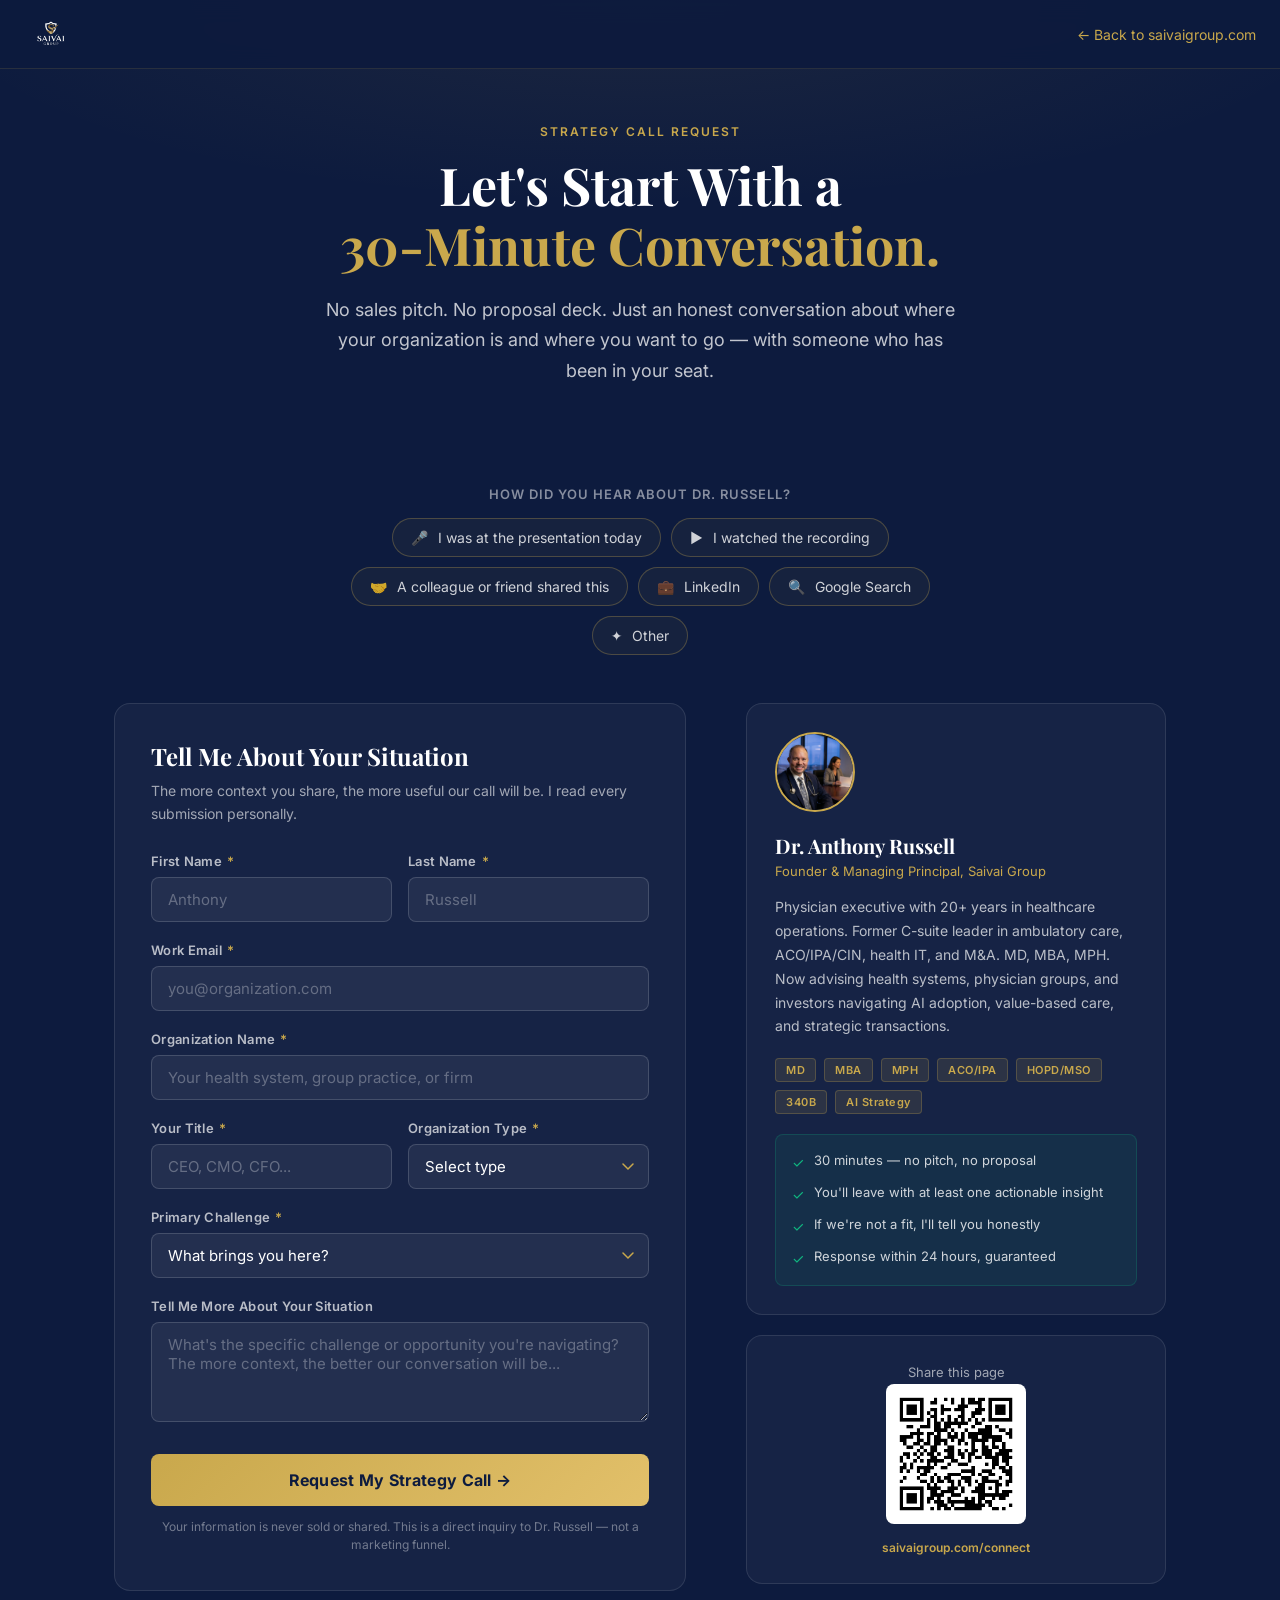
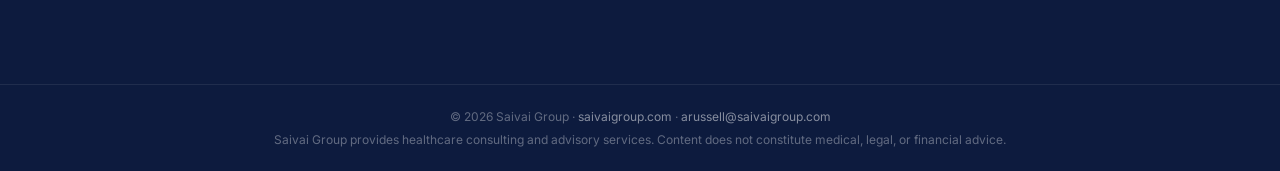
<file: connect.html>
<!DOCTYPE html>
<html lang="en">
<head>
  <meta charset="UTF-8" />
  <meta name="viewport" content="width=device-width, initial-scale=1.0" />
  <title>Book a Strategy Call | Dr. Anthony Russell — Saivai Group</title>
  <meta name="description" content="Schedule a 30-minute strategy call with Dr. Anthony Russell. No pitch. No proposal deck. Just a real conversation about your healthcare organization's most pressing challenges." />
  <meta name="robots" content="noindex, follow" />
  <link rel="canonical" href="https://saivaigroup.com/connect" />
  <!-- Fonts -->
  <link rel="preconnect" href="https://fonts.googleapis.com" />
  <link rel="preconnect" href="https://fonts.gstatic.com" crossorigin />
  <link href="https://fonts.googleapis.com/css2?family=Playfair+Display:wght@400;600;700&family=Inter:wght@300;400;500;600;700&display=swap" rel="stylesheet" />
  <!-- Schema: Person + Service -->
  <script type="application/ld+json">
  {
    "@context": "https://schema.org",
    "@type": "Service",
    "name": "Healthcare Strategy Consultation",
    "provider": {
      "@type": "Person",
      "name": "Dr. Anthony Russell",
      "url": "https://saivaigroup.com",
      "sameAs": ["https://www.linkedin.com/in/anthonywrussell/"]
    },
    "description": "30-minute strategy consultation with physician executive Dr. Anthony Russell covering healthcare AI, value-based care, and M&A advisory.",
    "url": "https://saivaigroup.com/connect"
  }
  </script>
  <style>
    *, *::before, *::after { box-sizing: border-box; margin: 0; padding: 0; }
    :root {
      --navy: #0D1B3E;
      --navy-mid: #162040;
      --navy-light: #1E2D52;
      --gold: #C9A84C;
      --gold-light: #E2C06A;
      --white: #FFFFFF;
      --gray-100: #F7F8FA;
      --gray-300: #D1D5DB;
      --gray-500: #6B7280;
      --gray-700: #374151;
      --teal: #0A7EA4;
      --green: #10B981;
      --font-serif: 'Playfair Display', Georgia, serif;
      --font-sans: 'Inter', system-ui, sans-serif;
    }
    html { scroll-behavior: smooth; }
    body {
      font-family: var(--font-sans);
      background: var(--navy);
      color: var(--white);
      min-height: 100vh;
      overflow-x: hidden;
    }
    /* NAV */
    .nav {
      position: fixed; top: 0; left: 0; right: 0; z-index: 100;
      background: rgba(13, 27, 62, 0.95);
      backdrop-filter: blur(12px);
      border-bottom: 1px solid rgba(201, 168, 76, 0.15);
      padding: 16px 24px;
      display: flex; align-items: center; justify-content: space-between;
    }
    .nav-logo { display: flex; align-items: center; gap: 10px; text-decoration: none; }
    .nav-logo img { height: 36px; }
    .nav-back { color: var(--gold); font-size: 14px; text-decoration: none; display: flex; align-items: center; gap: 6px; transition: opacity 0.2s; }
    .nav-back:hover { opacity: 0.75; }
    /* HERO */
    .connect-hero {
      padding: 120px 24px 60px;
      text-align: center;
      background: radial-gradient(ellipse 80% 60% at 50% 0%, rgba(201,168,76,0.08) 0%, transparent 70%);
    }
    .connect-eyebrow {
      display: inline-block;
      font-size: 12px; font-weight: 600; letter-spacing: 2px; text-transform: uppercase;
      color: var(--gold); margin-bottom: 16px;
    }
    .connect-headline {
      font-family: var(--font-serif);
      font-size: clamp(32px, 5vw, 52px);
      font-weight: 700; line-height: 1.15;
      color: var(--white); margin-bottom: 20px;
    }
    .connect-headline .gold { color: var(--gold); }
    .connect-sub {
      font-size: 18px; line-height: 1.7; color: rgba(255,255,255,0.75);
      max-width: 640px; margin: 0 auto 40px;
    }
    /* SOURCE ATTRIBUTION CHIPS */
    .source-section {
      max-width: 700px; margin: 0 auto 48px;
      padding: 0 24px;
    }
    .source-label {
      font-size: 13px; font-weight: 600; letter-spacing: 1px; text-transform: uppercase;
      color: rgba(255,255,255,0.5); margin-bottom: 16px; text-align: center;
    }
    .source-chips {
      display: flex; flex-wrap: wrap; gap: 10px; justify-content: center;
    }
    .source-chip {
      padding: 10px 18px; border-radius: 50px;
      border: 1px solid rgba(201,168,76,0.3);
      background: rgba(201,168,76,0.05);
      color: rgba(255,255,255,0.8);
      font-size: 14px; cursor: pointer;
      transition: all 0.2s; user-select: none;
    }
    .source-chip:hover { border-color: var(--gold); background: rgba(201,168,76,0.12); }
    .source-chip.selected {
      border-color: var(--gold); background: rgba(201,168,76,0.18);
      color: var(--gold); font-weight: 600;
    }
    .source-chip .chip-icon { margin-right: 6px; }
    /* MAIN LAYOUT */
    .connect-body {
      max-width: 1100px; margin: 0 auto; padding: 0 24px 80px;
      display: grid; grid-template-columns: 1fr 420px; gap: 60px; align-items: start;
    }
    @media (max-width: 900px) {
      .connect-body { grid-template-columns: 1fr; gap: 40px; }
    }
    /* FORM PANEL */
    .form-panel {
      background: rgba(255,255,255,0.04);
      border: 1px solid rgba(255,255,255,0.1);
      border-radius: 16px; padding: 36px;
    }
    .form-title {
      font-family: var(--font-serif); font-size: 24px; font-weight: 700;
      color: var(--white); margin-bottom: 8px;
    }
    .form-sub { font-size: 14px; color: rgba(255,255,255,0.6); margin-bottom: 28px; line-height: 1.6; }
    .form-group { margin-bottom: 20px; }
    .form-label {
      display: block; font-size: 13px; font-weight: 600;
      color: rgba(255,255,255,0.7); margin-bottom: 8px; letter-spacing: 0.3px;
    }
    .form-label .required { color: var(--gold); margin-left: 2px; }
    .form-input, .form-select, .form-textarea {
      width: 100%; padding: 12px 16px;
      background: rgba(255,255,255,0.06); border: 1px solid rgba(255,255,255,0.15);
      border-radius: 8px; color: var(--white); font-family: var(--font-sans); font-size: 15px;
      transition: border-color 0.2s, background 0.2s; outline: none;
    }
    .form-input::placeholder, .form-textarea::placeholder { color: rgba(255,255,255,0.3); }
    .form-input:focus, .form-select:focus, .form-textarea:focus {
      border-color: var(--gold); background: rgba(201,168,76,0.06);
    }
    .form-select { cursor: pointer; appearance: none; background-image: url("data:image/svg+xml,%3Csvg xmlns='http://www.w3.org/2000/svg' width='12' height='8' fill='none'%3E%3Cpath d='M1 1l5 5 5-5' stroke='%23C9A84C' stroke-width='1.5' stroke-linecap='round'/%3E%3C/svg%3E"); background-repeat: no-repeat; background-position: right 14px center; padding-right: 40px; }
    .form-select option { background: var(--navy-mid); color: var(--white); }
    .form-textarea { min-height: 100px; resize: vertical; }
    .form-row { display: grid; grid-template-columns: 1fr 1fr; gap: 16px; }
    @media (max-width: 500px) { .form-row { grid-template-columns: 1fr; } }
    .form-submit {
      width: 100%; padding: 16px 24px;
      background: linear-gradient(135deg, var(--gold) 0%, var(--gold-light) 100%);
      border: none; border-radius: 8px; cursor: pointer;
      font-family: var(--font-sans); font-size: 16px; font-weight: 700;
      color: var(--navy); letter-spacing: 0.3px;
      transition: transform 0.2s, box-shadow 0.2s; margin-top: 8px;
    }
    .form-submit:hover { transform: translateY(-1px); box-shadow: 0 8px 24px rgba(201,168,76,0.35); }
    .form-submit:active { transform: translateY(0); }
    .form-submit:disabled { opacity: 0.6; cursor: not-allowed; transform: none; }
    .form-privacy {
      font-size: 12px; color: rgba(255,255,255,0.4); text-align: center; margin-top: 12px; line-height: 1.5;
    }
    /* SUCCESS STATE */
    .success-panel {
      display: none; text-align: center; padding: 48px 24px;
    }
    .success-icon { font-size: 56px; margin-bottom: 20px; }
    .success-title {
      font-family: var(--font-serif); font-size: 28px; font-weight: 700;
      color: var(--white); margin-bottom: 12px;
    }
    .success-sub { font-size: 16px; color: rgba(255,255,255,0.7); line-height: 1.7; margin-bottom: 28px; }
    .success-next { font-size: 14px; color: rgba(255,255,255,0.5); }
    /* SIDEBAR */
    .connect-sidebar { position: sticky; top: 100px; }
    .sidebar-card {
      background: rgba(255,255,255,0.04); border: 1px solid rgba(255,255,255,0.1);
      border-radius: 16px; padding: 28px; margin-bottom: 20px;
    }
    .sidebar-photo { width: 80px; height: 80px; border-radius: 50%; object-fit: cover; border: 2px solid var(--gold); margin-bottom: 16px; }
    .sidebar-name { font-family: var(--font-serif); font-size: 20px; font-weight: 700; color: var(--white); margin-bottom: 4px; }
    .sidebar-title { font-size: 13px; color: var(--gold); margin-bottom: 16px; }
    .sidebar-bio { font-size: 14px; color: rgba(255,255,255,0.7); line-height: 1.7; margin-bottom: 20px; }
    .sidebar-creds { display: flex; flex-wrap: wrap; gap: 8px; margin-bottom: 20px; }
    .cred-badge {
      padding: 4px 10px; border-radius: 4px;
      background: rgba(201,168,76,0.12); border: 1px solid rgba(201,168,76,0.25);
      font-size: 11px; font-weight: 600; color: var(--gold); letter-spacing: 0.5px;
    }
    .sidebar-promise {
      padding: 16px; background: rgba(16,185,129,0.08); border: 1px solid rgba(16,185,129,0.2);
      border-radius: 8px;
    }
    .promise-item {
      display: flex; align-items: flex-start; gap: 10px; margin-bottom: 10px; font-size: 13px;
      color: rgba(255,255,255,0.8); line-height: 1.5;
    }
    .promise-item:last-child { margin-bottom: 0; }
    .promise-check { color: var(--green); font-size: 14px; margin-top: 1px; flex-shrink: 0; }
    /* QR CARD */
    .qr-card { text-align: center; }
    .qr-card img { width: 140px; height: 140px; border-radius: 8px; margin: 0 auto 12px; }
    .qr-card-label { font-size: 13px; color: rgba(255,255,255,0.6); margin-bottom: 4px; }
    .qr-card-url { font-size: 12px; color: var(--gold); font-weight: 600; }
    /* FOOTER */
    .connect-footer {
      border-top: 1px solid rgba(255,255,255,0.08);
      padding: 24px; text-align: center;
      font-size: 12px; color: rgba(255,255,255,0.35);
    }
    .connect-footer a { color: rgba(255,255,255,0.5); text-decoration: none; }
    .connect-footer a:hover { color: var(--gold); }
  </style>
</head>
<body>
  <!-- NAV -->
  <nav class="nav">
    <a href="index.html" class="nav-logo">
      <img src="/images/logo.png" alt="Saivai Group" />
    </a>
    <a href="index.html" class="nav-back">← Back to saivaigroup.com</a>
  </nav>

  <!-- HERO -->
  <div class="connect-hero">
    <div class="connect-eyebrow">Strategy Call Request</div>
    <h1 class="connect-headline">
      Let's Start With a<br /><span class="gold">30-Minute Conversation.</span>
    </h1>
    <p class="connect-sub">
      No sales pitch. No proposal deck. Just an honest conversation about where your organization is and where you want to go — with someone who has been in your seat.
    </p>
  </div>

  <!-- SOURCE ATTRIBUTION -->
  <div class="source-section">
    <div class="source-label">How did you hear about Dr. Russell?</div>
    <div class="source-chips" id="sourceChips">
      <div class="source-chip" data-source="live_presentation" onclick="selectSource(this)">
        <span class="chip-icon">🎤</span> I was at the presentation today
      </div>
      <div class="source-chip" data-source="video_recording" onclick="selectSource(this)">
        <span class="chip-icon">▶️</span> I watched the recording
      </div>
      <div class="source-chip" data-source="referral_friend" onclick="selectSource(this)">
        <span class="chip-icon">🤝</span> A colleague or friend shared this
      </div>
      <div class="source-chip" data-source="linkedin" onclick="selectSource(this)">
        <span class="chip-icon">💼</span> LinkedIn
      </div>
      <div class="source-chip" data-source="google_search" onclick="selectSource(this)">
        <span class="chip-icon">🔍</span> Google Search
      </div>
      <div class="source-chip" data-source="other" onclick="selectSource(this)">
        <span class="chip-icon">✦</span> Other
      </div>
    </div>
  </div>

  <!-- MAIN BODY -->
  <div class="connect-body">
    <!-- FORM -->
    <div class="form-panel" id="formPanel">
      <div class="form-title">Tell Me About Your Situation</div>
      <p class="form-sub">The more context you share, the more useful our call will be. I read every submission personally.</p>

      <form id="connectForm" onsubmit="handleSubmit(event)">
        <!-- Hidden attribution fields -->
        <input type="hidden" id="field_source" name="lead_source" value="" />
        <input type="hidden" id="field_utm_source" name="utm_source" value="" />
        <input type="hidden" id="field_utm_medium" name="utm_medium" value="" />
        <input type="hidden" id="field_utm_campaign" name="utm_campaign" value="" />
        <input type="hidden" id="field_utm_content" name="utm_content" value="" />
        <input type="hidden" id="field_referrer" name="referrer" value="" />
        <input type="hidden" id="field_landing_page" name="landing_page" value="" />

        <div class="form-row">
          <div class="form-group">
            <label class="form-label">First Name <span class="required">*</span></label>
            <input type="text" class="form-input" name="firstName" placeholder="Anthony" required />
          </div>
          <div class="form-group">
            <label class="form-label">Last Name <span class="required">*</span></label>
            <input type="text" class="form-input" name="lastName" placeholder="Russell" required />
          </div>
        </div>

        <div class="form-group">
          <label class="form-label">Work Email <span class="required">*</span></label>
          <input type="email" class="form-input" name="email" placeholder="you@organization.com" required />
        </div>

        <div class="form-group">
          <label class="form-label">Organization Name <span class="required">*</span></label>
          <input type="text" class="form-input" name="organization" placeholder="Your health system, group practice, or firm" required />
        </div>

        <div class="form-row">
          <div class="form-group">
            <label class="form-label">Your Title <span class="required">*</span></label>
            <input type="text" class="form-input" name="title" placeholder="CEO, CMO, CFO..." required />
          </div>
          <div class="form-group">
            <label class="form-label">Organization Type <span class="required">*</span></label>
            <select class="form-select" name="orgType" required>
              <option value="" disabled selected>Select type</option>
              <option value="health_system">Health System / Hospital</option>
              <option value="physician_group">Physician Group / Medical Group</option>
              <option value="aco_ipa">ACO / IPA / CIN</option>
              <option value="ambulatory">Ambulatory / Outpatient Network</option>
              <option value="pe_investor">Private Equity / Investor</option>
              <option value="mso">MSO / Management Services</option>
              <option value="health_plan">Health Plan / Payer</option>
              <option value="other">Other Healthcare Organization</option>
            </select>
          </div>
        </div>

        <div class="form-group">
          <label class="form-label">Primary Challenge <span class="required">*</span></label>
          <select class="form-select" name="primaryChallenge" required>
            <option value="" disabled selected>What brings you here?</option>
            <option value="ai_strategy">AI strategy and implementation</option>
            <option value="value_based_care">Value-based care / ACO optimization</option>
            <option value="ma_advisory">M&A — buying, selling, or evaluating a deal</option>
            <option value="health_it">Health IT / EHR / digital transformation</option>
            <option value="vbc_and_ai">Both AI and value-based care</option>
            <option value="general_strategy">General healthcare strategy</option>
            <option value="speaking">Speaking engagement inquiry</option>
          </select>
        </div>

        <div class="form-group">
          <label class="form-label">Tell Me More About Your Situation</label>
          <textarea class="form-textarea" name="situation" placeholder="What's the specific challenge or opportunity you're navigating? The more context, the better our conversation will be..."></textarea>
        </div>

        <button type="submit" class="form-submit" id="submitBtn">
          Request My Strategy Call →
        </button>
        <p class="form-privacy">
          Your information is never sold or shared. This is a direct inquiry to Dr. Russell — not a marketing funnel.
        </p>
      </form>
    </div>

    <!-- SUCCESS STATE (hidden by default) -->
    <div class="success-panel" id="successPanel">
      <div class="success-icon">✅</div>
      <div class="success-title">You're on the Calendar.</div>
      <p class="success-sub">
        Dr. Russell personally reviews every submission. You'll hear back within 24 hours with a calendar link for your 30-minute strategy call.
      </p>
      <p class="success-next">
        In the meantime, connect on <a href="https://www.linkedin.com/in/anthonywrussell/" target="_blank" style="color: var(--gold);">LinkedIn</a> or
        <a href="https://t.me/Anthony_M_and_A" target="_blank" style="color: var(--gold);">Telegram</a> to stay in touch.
      </p>
    </div>

    <!-- SIDEBAR -->
    <div class="connect-sidebar">
      <div class="sidebar-card">
        <img src="/images/anthony-russell.jpg" alt="Dr. Anthony Russell" class="sidebar-photo" />
        <div class="sidebar-name">Dr. Anthony Russell</div>
        <div class="sidebar-title">Founder & Managing Principal, Saivai Group</div>
        <p class="sidebar-bio">
          Physician executive with 20+ years in healthcare operations. Former C-suite leader in ambulatory care, ACO/IPA/CIN, health IT, and M&A. MD, MBA, MPH. Now advising health systems, physician groups, and investors navigating AI adoption, value-based care, and strategic transactions.
        </p>
        <div class="sidebar-creds">
          <span class="cred-badge">MD</span>
          <span class="cred-badge">MBA</span>
          <span class="cred-badge">MPH</span>
          <span class="cred-badge">ACO/IPA</span>
          <span class="cred-badge">HOPD/MSO</span>
          <span class="cred-badge">340B</span>
          <span class="cred-badge">AI Strategy</span>
        </div>
        <div class="sidebar-promise">
          <div class="promise-item">
            <span class="promise-check">✓</span>
            <span>30 minutes — no pitch, no proposal</span>
          </div>
          <div class="promise-item">
            <span class="promise-check">✓</span>
            <span>You'll leave with at least one actionable insight</span>
          </div>
          <div class="promise-item">
            <span class="promise-check">✓</span>
            <span>If we're not a fit, I'll tell you honestly</span>
          </div>
          <div class="promise-item">
            <span class="promise-check">✓</span>
            <span>Response within 24 hours, guaranteed</span>
          </div>
        </div>
      </div>

      <div class="sidebar-card qr-card">
        <div class="qr-card-label">Share this page</div>
        <img src="/images/qr-connect.png" alt="QR Code" />
        <div class="qr-card-url">saivaigroup.com/connect</div>
      </div>
    </div>
  </div>

  <!-- FOOTER -->
  <footer class="connect-footer">
    <p>© 2026 Saivai Group · <a href="index.html">saivaigroup.com</a> · <a href="mailto:arussell@saivaigroup.com">arussell@saivaigroup.com</a></p>
    <p style="margin-top: 8px;">Saivai Group provides healthcare consulting and advisory services. Content does not constitute medical, legal, or financial advice.</p>
  </footer>

  <script>
    // ── Attribution capture ──────────────────────────────────────────────────
    (function() {
      const params = new URLSearchParams(window.location.search);
      const set = (id, val) => { const el = document.getElementById(id); if (el && val) el.value = val; };
      set('field_utm_source',   params.get('utm_source'));
      set('field_utm_medium',   params.get('utm_medium'));
      set('field_utm_campaign', params.get('utm_campaign'));
      set('field_utm_content',  params.get('utm_content'));
      set('field_referrer',     document.referrer);
      set('field_landing_page', window.location.href);

      // Auto-select source chip from UTM
      const src = params.get('utm_source');
      const med = params.get('utm_medium');
      if (src === 'presentation' && med === 'live') autoSelectChip('live_presentation');
      else if (src === 'video' && med === 'recording') autoSelectChip('video_recording');
      else if (src === 'referral') autoSelectChip('referral_friend');
      else if (src === 'linkedin') autoSelectChip('linkedin');
    })();

    function autoSelectChip(sourceValue) {
      const chip = document.querySelector(`[data-source="${sourceValue}"]`);
      if (chip) { chip.classList.add('selected'); document.getElementById('field_source').value = sourceValue; }
    }

    function selectSource(el) {
      document.querySelectorAll('.source-chip').forEach(c => c.classList.remove('selected'));
      el.classList.add('selected');
      document.getElementById('field_source').value = el.dataset.source;
    }

    // ── Form submission ──────────────────────────────────────────────────────
    async function handleSubmit(e) {
      e.preventDefault();
      const btn = document.getElementById('submitBtn');
      btn.disabled = true;
      btn.textContent = 'Sending...';

      const form = e.target;
      const data = Object.fromEntries(new FormData(form).entries());

      // Add attribution metadata
      data.submittedAt = new Date().toISOString();
      data.timezone = Intl.DateTimeFormat().resolvedOptions().timeZone;

      try {
        // Primary: HubSpot Forms API (configure with your portal ID and form GUID)
        // const HUBSPOT_PORTAL = 'YOUR_PORTAL_ID';
        // const HUBSPOT_FORM   = 'YOUR_FORM_GUID';
        // await fetch(`https://api.hsforms.com/submissions/v3/integration/submit/${HUBSPOT_PORTAL}/${HUBSPOT_FORM}`, {
        //   method: 'POST',
        //   headers: { 'Content-Type': 'application/json' },
        //   body: JSON.stringify({
        //     fields: Object.entries(data).map(([name, value]) => ({ name, value })),
        //     context: { pageUri: window.location.href, pageName: document.title }
        //   })
        // });

        // Fallback: POST to TFMC platform API (when integrated)
        // await fetch('https://tfmcdeals-nhbh94n3.manus.space/api/trpc/leads.capture', { ... });

        // For now: log to console and show success (replace with real API call above)
        console.log('[Saivai Connect] Form submission:', data);

        // Show success state
        document.getElementById('formPanel').style.display = 'none';
        const success = document.getElementById('successPanel');
        success.style.display = 'block';
        window.scrollTo({ top: 0, behavior: 'smooth' });

      } catch (err) {
        console.error('[Saivai Connect] Submission error:', err);
        btn.disabled = false;
        btn.textContent = 'Request My Strategy Call →';
        alert('There was an issue submitting your request. Please email arussell@saivaigroup.com directly.');
      }
    }
  </script>
</body>
</html>
</file>
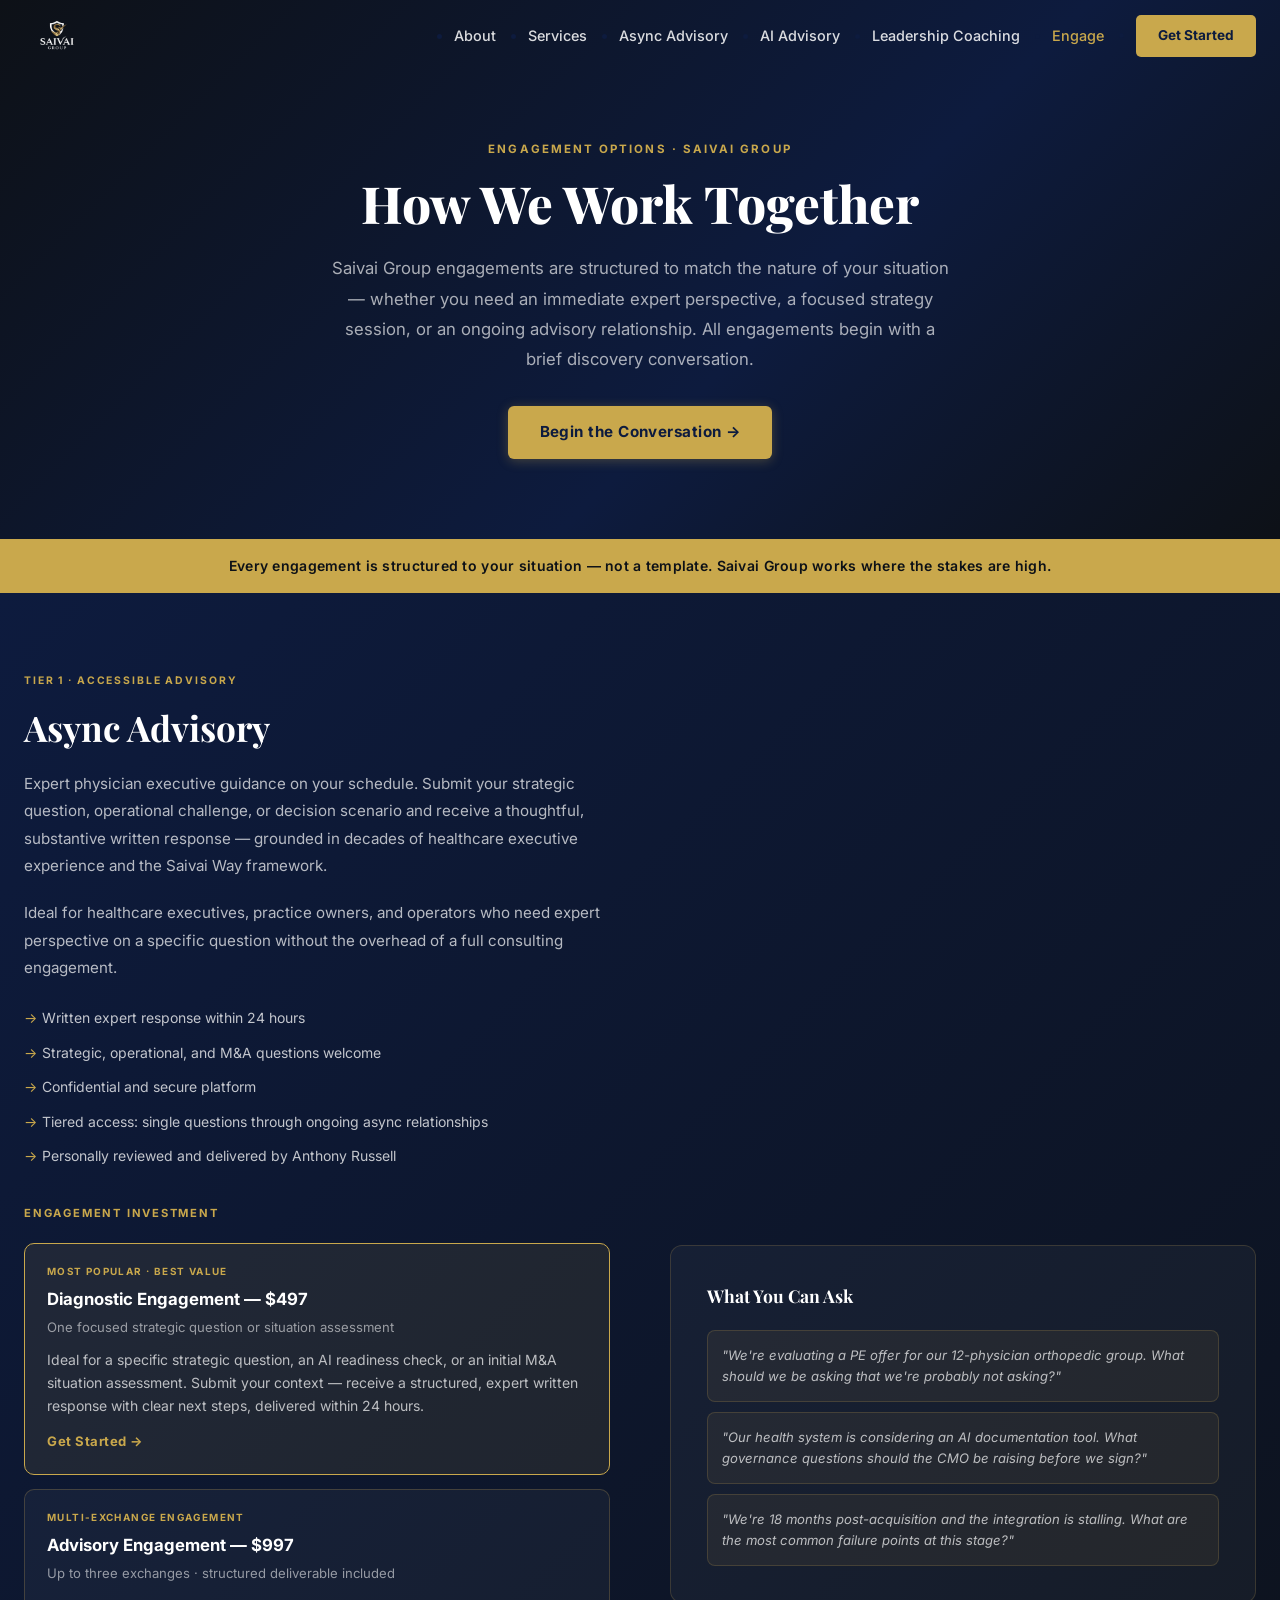
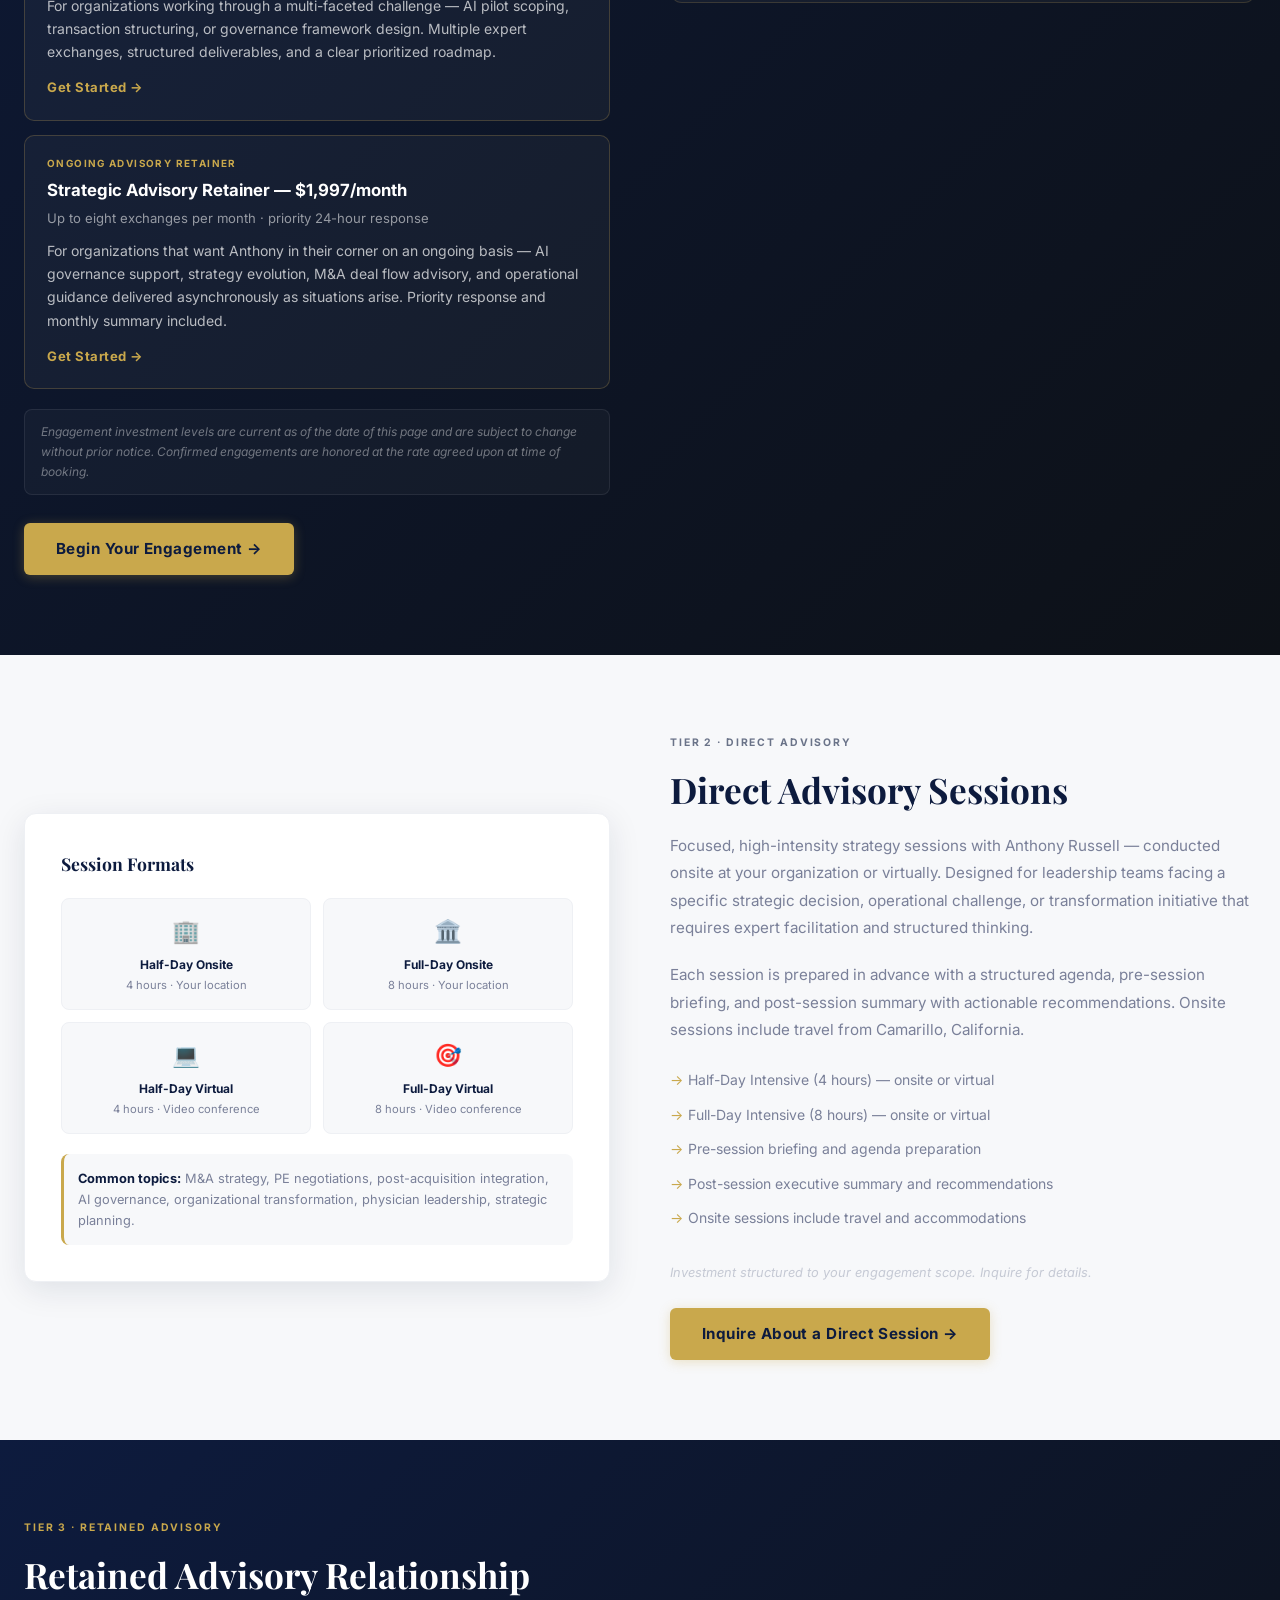
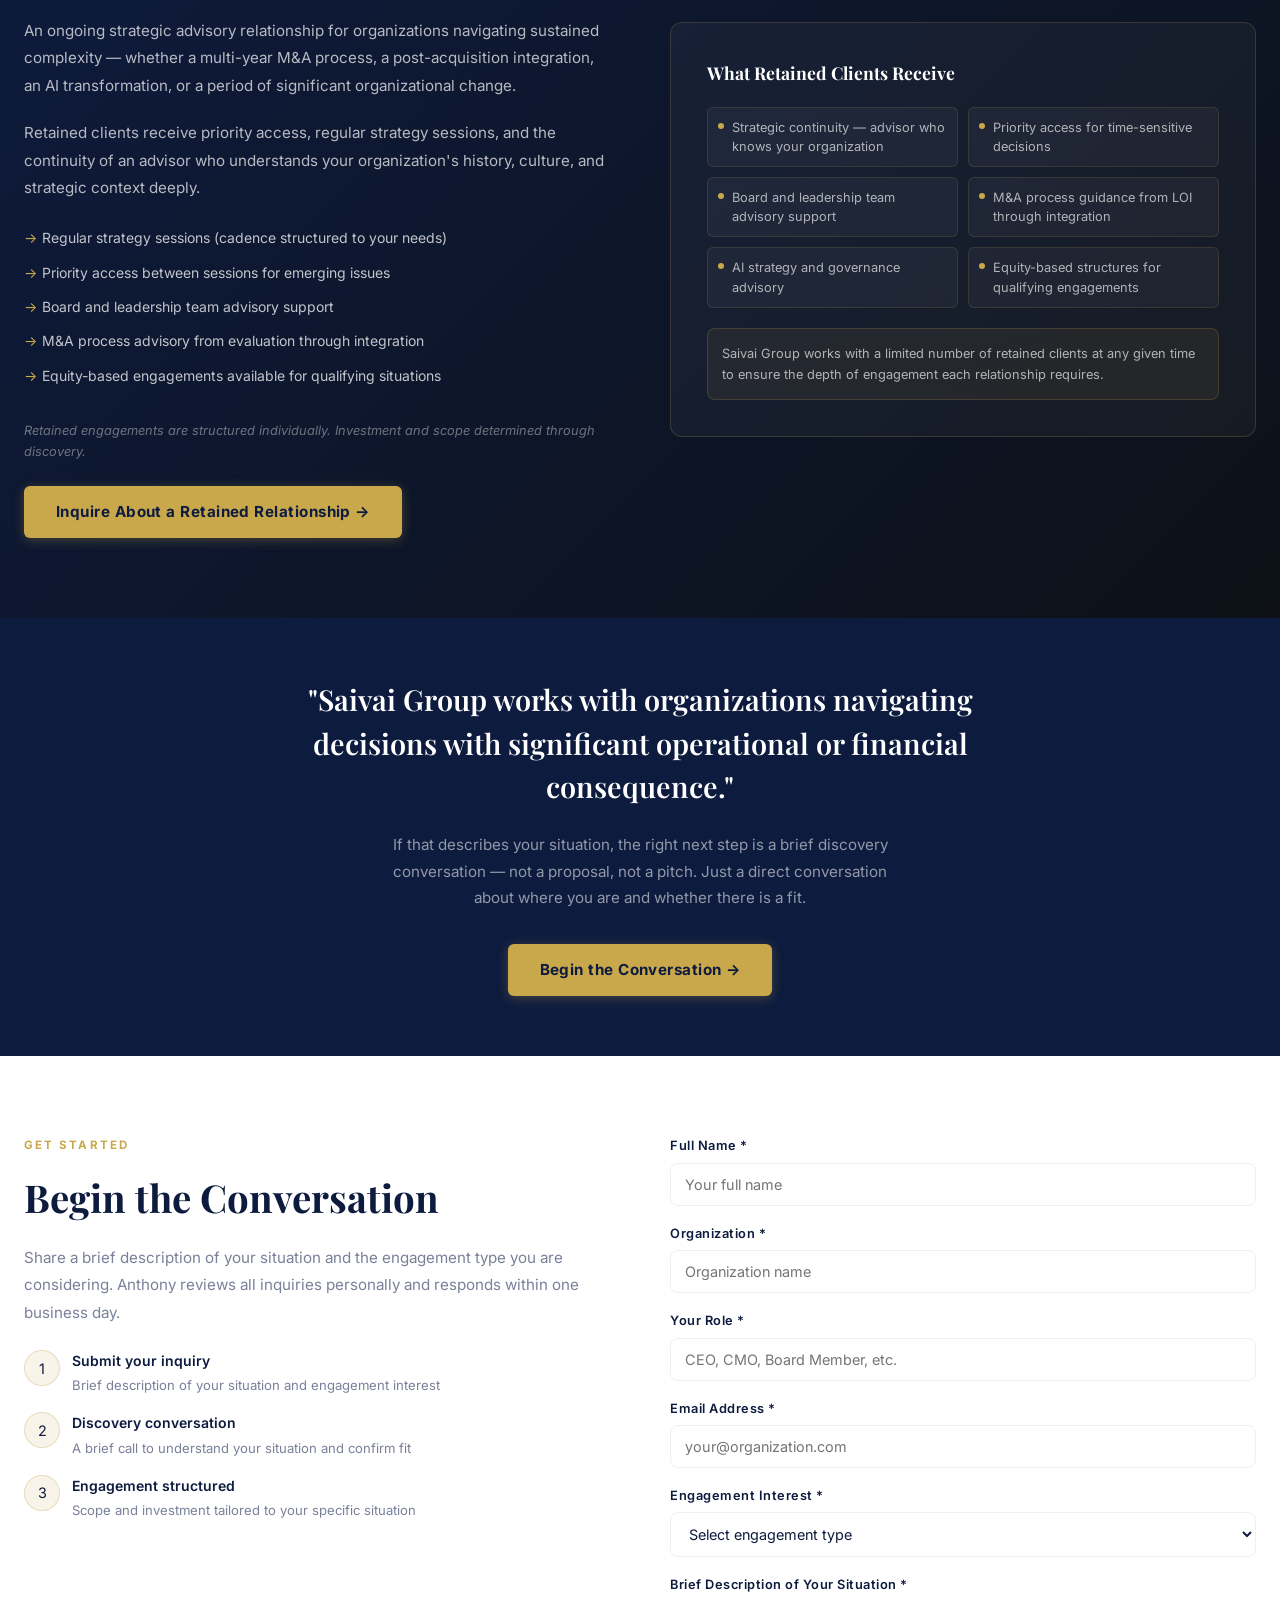
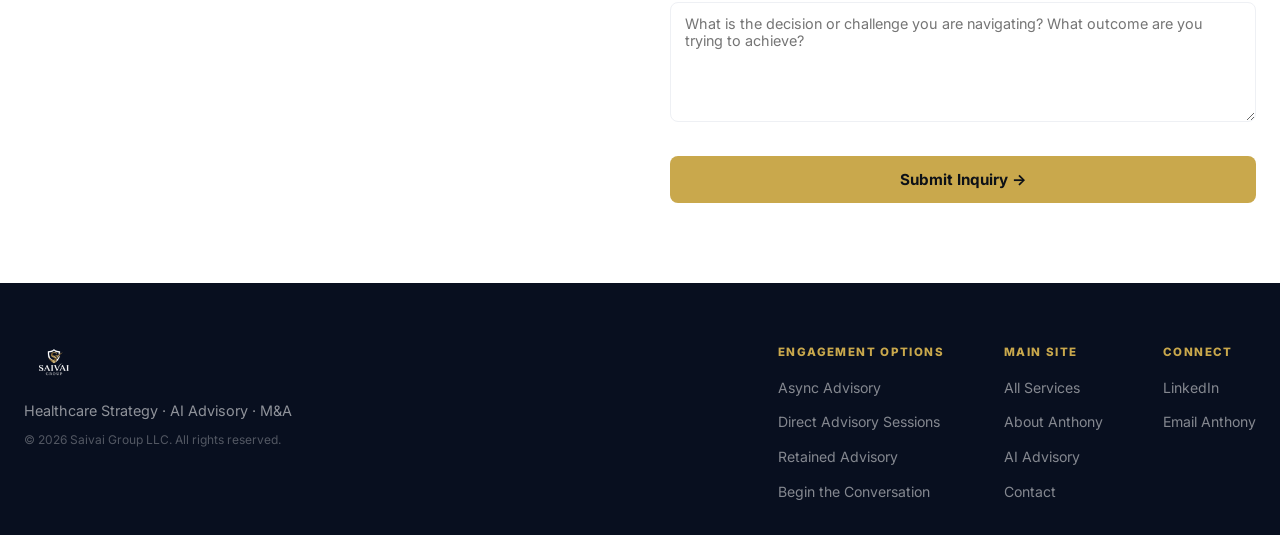
<file: engage.html>
<!DOCTYPE html>
<html lang="en">
<head>
<!-- Google tag (gtag.js) -->
<script async src="https://www.googletagmanager.com/gtag/js?id=G-FNPTQW29YJ"></script>
<script>
  window.dataLayer = window.dataLayer || [];
  function gtag(){dataLayer.push(arguments);}
  gtag('js', new Date());
  gtag('config', 'G-FNPTQW29YJ');
</script>
  <meta charset="UTF-8" />
  <meta name="viewport" content="width=device-width, initial-scale=1.0, maximum-scale=5.0" />
  <title>Engagement Options — Saivai Group</title>
  <meta name="description" content="Saivai Group engagement options for healthcare executives: Async Advisory, Direct Advisory sessions, and Retained Advisory relationships." />
  <link rel="canonical" href="https://saivaigroup.com/engage.html" />

  <link rel="preconnect" href="https://fonts.googleapis.com" />
  <link rel="preconnect" href="https://fonts.gstatic.com" crossorigin />
  <link href="https://fonts.googleapis.com/css2?family=Playfair+Display:wght@400;600;700;800;900&family=Inter:wght@300;400;500;600;700&display=swap" rel="stylesheet" />
  <link rel="stylesheet" href="styles.css" />

  <style>
    .engage-hero {
      background: linear-gradient(135deg, #0d1117 0%, #0D1B3E 60%, #0d1117 100%);
      padding: 140px 0 80px;
      text-align: center;
    }
    .engage-hero-eyebrow {
      font-size: 0.72rem;
      font-weight: 700;
      letter-spacing: 0.18em;
      text-transform: uppercase;
      color: var(--gold);
      margin-bottom: 16px;
    }
    .engage-hero-headline {
      font-family: 'Playfair Display', serif;
      font-size: clamp(2rem, 4vw, 3.2rem);
      font-weight: 800;
      color: #fff;
      line-height: 1.15;
      margin-bottom: 20px;
    }
    .engage-hero-sub {
      font-size: 1.05rem;
      color: rgba(255,255,255,0.65);
      line-height: 1.8;
      max-width: 620px;
      margin: 0 auto 32px;
    }

    /* Philosophy bar */
    .philosophy-bar {
      background: var(--gold);
      padding: 16px 0;
      text-align: center;
    }
    .philosophy-bar p {
      font-size: 0.875rem;
      font-weight: 600;
      color: #0d1117;
      letter-spacing: 0.02em;
    }

    /* Engagement tiers */
    .engage-section {
      padding: 80px 0;
    }
    .engage-section.alt { background: var(--gray-50); }
    .engage-section.dark {
      background: linear-gradient(135deg, #0D1B3E 0%, #0d1117 100%);
    }

    .engage-tier {
      display: grid;
      grid-template-columns: 1fr 1fr;
      gap: 60px;
      align-items: center;
    }
    .engage-tier.reverse { direction: rtl; }
    .engage-tier.reverse > * { direction: ltr; }
    @media (max-width: 900px) {
      .engage-tier { grid-template-columns: 1fr; }
      .engage-tier.reverse { direction: ltr; }
    }

    .tier-eyebrow {
      font-size: 0.65rem;
      font-weight: 700;
      letter-spacing: 0.18em;
      text-transform: uppercase;
      color: var(--gold);
      margin-bottom: 10px;
    }
    .tier-title {
      font-family: 'Playfair Display', serif;
      font-size: clamp(1.6rem, 3vw, 2.2rem);
      font-weight: 700;
      margin-bottom: 14px;
    }
    .tier-title.light { color: #fff; }
    .tier-title.dark { color: var(--navy); }
    .tier-desc {
      font-size: 0.95rem;
      line-height: 1.8;
      margin-bottom: 20px;
    }
    .tier-desc.light { color: rgba(255,255,255,0.7); }
    .tier-desc.dark { color: var(--gray-500); }

    .tier-features {
      list-style: none;
      margin-bottom: 28px;
    }
    .tier-features li {
      font-size: 0.875rem;
      padding: 6px 0;
      padding-left: 18px;
      position: relative;
    }
    .tier-features li::before {
      content: '→';
      position: absolute;
      left: 0;
      color: var(--gold);
    }
    .tier-features.light li { color: rgba(255,255,255,0.75); }
    .tier-features.dark li { color: var(--gray-500); }

    .tier-note {
      font-size: 0.8rem;
      font-style: italic;
      margin-top: 12px;
    }
    .tier-note.light { color: rgba(255,255,255,0.4); }
    .tier-note.dark { color: var(--gray-300); }

    .tier-visual {
      background: rgba(255,255,255,0.04);
      border: 1px solid rgba(197,164,82,0.2);
      border-radius: 12px;
      padding: 36px;
    }
    .tier-visual.on-light {
      background: var(--white);
      border: 1px solid var(--gray-100);
      box-shadow: 0 8px 32px rgba(13,27,62,0.1);
    }
    .tier-visual-title {
      font-family: 'Playfair Display', serif;
      font-size: 1.1rem;
      font-weight: 700;
      margin-bottom: 20px;
    }
    .tier-visual-title.light { color: #fff; }
    .tier-visual-title.dark { color: var(--navy); }

    .format-grid {
      display: grid;
      grid-template-columns: 1fr 1fr;
      gap: 12px;
    }
    .format-item {
      padding: 14px;
      border-radius: 8px;
      text-align: center;
    }
    .format-item.dark-bg {
      background: rgba(197,164,82,0.08);
      border: 1px solid rgba(197,164,82,0.2);
    }
    .format-item.light-bg {
      background: var(--gray-50);
      border: 1px solid var(--gray-100);
    }
    .format-icon { font-size: 1.4rem; margin-bottom: 6px; }
    .format-label {
      font-size: 0.75rem;
      font-weight: 700;
    }
    .format-label.light { color: rgba(255,255,255,0.8); }
    .format-label.dark { color: var(--navy); }
    .format-sub {
      font-size: 0.7rem;
      margin-top: 3px;
    }
    .format-sub.light { color: rgba(255,255,255,0.45); }
    .format-sub.dark { color: var(--gray-500); }

    /* Retainer scope */
    .retainer-scope {
      display: grid;
      grid-template-columns: 1fr 1fr;
      gap: 10px;
      margin-top: 8px;
    }
    .scope-item {
      display: flex;
      align-items: flex-start;
      gap: 8px;
      padding: 10px;
      background: rgba(255,255,255,0.04);
      border: 1px solid rgba(197,164,82,0.15);
      border-radius: 6px;
    }
    .scope-item.on-light {
      background: var(--gray-50);
      border: 1px solid var(--gray-100);
    }
    .scope-dot {
      width: 6px;
      height: 6px;
      border-radius: 50%;
      background: var(--gold);
      margin-top: 5px;
      flex-shrink: 0;
    }
    .scope-text {
      font-size: 0.8rem;
      line-height: 1.5;
    }
    .scope-text.light { color: rgba(255,255,255,0.65); }
    .scope-text.dark { color: var(--gray-500); }

    /* Qualification statement */
    .qualification-section {
      padding: 60px 0;
      background: var(--navy);
      text-align: center;
    }
    .qual-text {
      font-family: 'Playfair Display', serif;
      font-size: clamp(1.2rem, 2.5vw, 1.8rem);
      font-weight: 600;
      color: #fff;
      line-height: 1.5;
      max-width: 700px;
      margin: 0 auto 24px;
    }
    .qual-sub {
      font-size: 0.95rem;
      color: rgba(255,255,255,0.55);
      max-width: 500px;
      margin: 0 auto 32px;
      line-height: 1.75;
    }

    /* Contact form */
    .engage-contact {
      padding: 80px 0;
      background: var(--white);
    }
    .engage-contact-inner {
      display: grid;
      grid-template-columns: 1fr 1fr;
      gap: 60px;
      align-items: start;
    }
    @media (max-width: 900px) { .engage-contact-inner { grid-template-columns: 1fr; } }
    .contact-form-group {
      margin-bottom: 18px;
    }
    .contact-form-label {
      display: block;
      font-size: 0.8rem;
      font-weight: 600;
      color: var(--navy);
      margin-bottom: 6px;
      letter-spacing: 0.04em;
    }
    .contact-form-input,
    .contact-form-select,
    .contact-form-textarea {
      width: 100%;
      padding: 12px 14px;
      border: 1.5px solid var(--gray-100);
      border-radius: 8px;
      font-size: 0.9rem;
      font-family: 'Inter', sans-serif;
      color: var(--navy);
      background: var(--white);
      transition: border-color 0.2s;
    }
    .contact-form-input:focus,
    .contact-form-select:focus,
    .contact-form-textarea:focus {
      outline: none;
      border-color: var(--gold);
    }
    .contact-form-textarea { min-height: 120px; resize: vertical; }
    .contact-form-submit {
      width: 100%;
      padding: 14px;
      background: var(--gold);
      color: #0d1117;
      border: none;
      border-radius: 8px;
      font-size: 0.95rem;
      font-weight: 700;
      cursor: pointer;
      font-family: 'Inter', sans-serif;
      transition: background 0.2s;
      margin-top: 8px;
    }
    .contact-form-submit:hover { background: var(--gold-light); }
  </style>
</head>
<body>

  <!-- ===== NAVIGATION ===== -->
  <nav class="navbar" id="navbar">
    <div class="nav-inner container">
      <a href="index.html" class="nav-logo">
        <img
          src="/images/logo.png"
          alt="Saivai Group"
          class="nav-logo-img"
        />
      </a>
      <button class="nav-hamburger" id="navHamburger" aria-label="Toggle navigation">
        <span></span><span></span><span></span>
      </button>
      <ul class="nav-links" id="navLinks">
        <li><a href="index.html#about" class="nav-link">About</a></li>
        <li><a href="index.html#services" class="nav-link">Services</a></li>
        <li><a href="index.html#async-advisory" class="nav-link">Async Advisory</a></li>
        <li><a href="ai-advisory.html" class="nav-link">AI Advisory</a></li>
        <li><a href="leadership-coaching.html" class="nav-link">Leadership Coaching</a></li>
        <li><a href="engage.html" class="nav-link" style="color:var(--gold);">Engage</a></li>
        <li><a href="#contact-form" class="nav-cta">Get Started</a></li>
      </ul>
    </div>
  </nav>

  <!-- ===== HERO ===== -->
  <section class="engage-hero">
    <p class="engage-hero-eyebrow">Engagement Options · Saivai Group</p>
    <h1 class="engage-hero-headline">How We Work Together</h1>
    <p class="engage-hero-sub">
      Saivai Group engagements are structured to match the nature of your situation — whether you need
      an immediate expert perspective, a focused strategy session, or an ongoing advisory relationship.
      All engagements begin with a brief discovery conversation.
    </p>
    <a href="#contact-form" class="btn-primary">Begin the Conversation →</a>
  </section>

  <!-- ===== PHILOSOPHY BAR ===== -->
  <div class="philosophy-bar">
    <p>Every engagement is structured to your situation — not a template. Saivai Group works where the stakes are high.</p>
  </div>

  <!-- ===== TIER 1: ASYNC ADVISORY ===== -->
  <section class="engage-section dark" id="async">
    <div class="container">
      <div class="engage-tier">
        <div>
          <div class="tier-eyebrow">Tier 1 · Accessible Advisory</div>
          <h2 class="tier-title light">Async Advisory</h2>
          <p class="tier-desc light">
            Expert physician executive guidance on your schedule. Submit your strategic question,
            operational challenge, or decision scenario and receive a thoughtful, substantive written
            response — grounded in decades of healthcare executive experience and the Saivai Way framework.
          </p>
          <p class="tier-desc light">
            Ideal for healthcare executives, practice owners, and operators who need expert perspective
            on a specific question without the overhead of a full consulting engagement.
          </p>
          <ul class="tier-features light">
            <li>Written expert response within 24 hours</li>
            <li>Strategic, operational, and M&amp;A questions welcome</li>
            <li>Confidential and secure platform</li>
            <li>Tiered access: single questions through ongoing async relationships</li>
            <li>Personally reviewed and delivered by Anthony Russell</li>
          </ul>

          <!-- Async Pricing Tiers -->
          <div style="margin-top:32px;">
            <p style="font-size:0.7rem;font-weight:700;letter-spacing:0.16em;text-transform:uppercase;color:var(--gold);margin-bottom:20px;">Engagement Investment</p>

            <div style="display:flex;flex-direction:column;gap:14px;">
              <!-- Tier: Diagnostic -->
              <div style="background:rgba(197,164,82,0.1);border:1.5px solid var(--gold);border-radius:10px;padding:20px 22px;position:relative;">
                <div style="font-size:0.62rem;font-weight:700;letter-spacing:0.14em;text-transform:uppercase;color:var(--gold);margin-bottom:6px;">Most Popular · Best Value</div>
                <div style="font-size:1.05rem;font-weight:700;color:#fff;margin-bottom:4px;">Diagnostic Engagement — $497</div>
                <div style="font-size:0.82rem;color:rgba(255,255,255,0.55);margin-bottom:10px;">One focused strategic question or situation assessment</div>
                <div style="font-size:0.875rem;color:rgba(255,255,255,0.7);line-height:1.65;">
                  Ideal for a specific strategic question, an AI readiness check, or an initial M&amp;A situation assessment.
                  Submit your context — receive a structured, expert written response with clear next steps, delivered within 24 hours.
                </div>
                <a href="#contact-form" style="display:inline-block;margin-top:14px;font-size:0.82rem;font-weight:700;color:var(--gold);text-decoration:none;letter-spacing:0.04em;">Get Started →</a>
              </div>

              <!-- Tier: Advisory Engagement -->
              <div style="background:rgba(255,255,255,0.04);border:1px solid rgba(197,164,82,0.25);border-radius:10px;padding:20px 22px;">
                <div style="font-size:0.62rem;font-weight:700;letter-spacing:0.14em;text-transform:uppercase;color:var(--gold);margin-bottom:6px;">Multi-Exchange Engagement</div>
                <div style="font-size:1.05rem;font-weight:700;color:#fff;margin-bottom:4px;">Advisory Engagement — $997</div>
                <div style="font-size:0.82rem;color:rgba(255,255,255,0.55);margin-bottom:10px;">Up to three exchanges · structured deliverable included</div>
                <div style="font-size:0.875rem;color:rgba(255,255,255,0.7);line-height:1.65;">
                  For organizations working through a multi-faceted challenge — AI pilot scoping, transaction structuring,
                  or governance framework design. Multiple expert exchanges, structured deliverables, and a clear prioritized roadmap.
                </div>
                <a href="#contact-form" style="display:inline-block;margin-top:14px;font-size:0.82rem;font-weight:700;color:var(--gold);text-decoration:none;letter-spacing:0.04em;">Get Started →</a>
              </div>

              <!-- Tier: Retainer -->
              <div style="background:rgba(255,255,255,0.04);border:1px solid rgba(197,164,82,0.25);border-radius:10px;padding:20px 22px;">
                <div style="font-size:0.62rem;font-weight:700;letter-spacing:0.14em;text-transform:uppercase;color:var(--gold);margin-bottom:6px;">Ongoing Advisory Retainer</div>
                <div style="font-size:1.05rem;font-weight:700;color:#fff;margin-bottom:4px;">Strategic Advisory Retainer — $1,997/month</div>
                <div style="font-size:0.82rem;color:rgba(255,255,255,0.55);margin-bottom:10px;">Up to eight exchanges per month · priority 24-hour response</div>
                <div style="font-size:0.875rem;color:rgba(255,255,255,0.7);line-height:1.65;">
                  For organizations that want Anthony in their corner on an ongoing basis — AI governance support,
                  strategy evolution, M&amp;A deal flow advisory, and operational guidance delivered asynchronously
                  as situations arise. Priority response and monthly summary included.
                </div>
                <a href="#contact-form" style="display:inline-block;margin-top:14px;font-size:0.82rem;font-weight:700;color:var(--gold);text-decoration:none;letter-spacing:0.04em;">Get Started →</a>
              </div>
            </div>

            <!-- Price-change disclaimer -->
            <div style="margin-top:20px;padding:12px 16px;background:rgba(255,255,255,0.03);border:1px solid rgba(255,255,255,0.08);border-radius:8px;">
              <p style="font-size:0.75rem;color:rgba(255,255,255,0.4);line-height:1.65;">
                <em>Engagement investment levels are current as of the date of this page and are subject to change
                without prior notice. Confirmed engagements are honored at the rate agreed upon at time of booking.</em>
              </p>
            </div>
          </div>

          <div style="margin-top:28px;">
            <a href="#contact-form" class="btn-primary">Begin Your Engagement →</a>
          </div>
        </div>
        <div>
          <div class="tier-visual">
            <div class="tier-visual-title light">What You Can Ask</div>
            <div style="display:flex;flex-direction:column;gap:10px;">
              <div style="background:rgba(197,164,82,0.08);border:1px solid rgba(197,164,82,0.2);border-radius:8px;padding:14px;">
                <p style="font-size:0.82rem;color:rgba(255,255,255,0.7);font-style:italic;">"We're evaluating a PE offer for our 12-physician orthopedic group. What should we be asking that we're probably not asking?"</p>
              </div>
              <div style="background:rgba(197,164,82,0.08);border:1px solid rgba(197,164,82,0.2);border-radius:8px;padding:14px;">
                <p style="font-size:0.82rem;color:rgba(255,255,255,0.7);font-style:italic;">"Our health system is considering an AI documentation tool. What governance questions should the CMO be raising before we sign?"</p>
              </div>
              <div style="background:rgba(197,164,82,0.08);border:1px solid rgba(197,164,82,0.2);border-radius:8px;padding:14px;">
                <p style="font-size:0.82rem;color:rgba(255,255,255,0.7);font-style:italic;">"We're 18 months post-acquisition and the integration is stalling. What are the most common failure points at this stage?"</p>
              </div>
            </div>
          </div>
        </div>
      </div>
    </div>
  </section>

  <!-- ===== TIER 2: DIRECT ADVISORY ===== -->
  <section class="engage-section alt" id="direct">
    <div class="container">
      <div class="engage-tier reverse">
        <div>
          <div class="tier-eyebrow" style="color:var(--navy);opacity:0.6;">Tier 2 · Direct Advisory</div>
          <h2 class="tier-title dark">Direct Advisory Sessions</h2>
          <p class="tier-desc dark">
            Focused, high-intensity strategy sessions with Anthony Russell — conducted onsite at your
            organization or virtually. Designed for leadership teams facing a specific strategic decision,
            operational challenge, or transformation initiative that requires expert facilitation and
            structured thinking.
          </p>
          <p class="tier-desc dark">
            Each session is prepared in advance with a structured agenda, pre-session briefing, and
            post-session summary with actionable recommendations. Onsite sessions include travel from
            Camarillo, California.
          </p>
          <ul class="tier-features dark">
            <li>Half-Day Intensive (4 hours) — onsite or virtual</li>
            <li>Full-Day Intensive (8 hours) — onsite or virtual</li>
            <li>Pre-session briefing and agenda preparation</li>
            <li>Post-session executive summary and recommendations</li>
            <li>Onsite sessions include travel and accommodations</li>
          </ul>
          <p class="tier-note dark">Investment structured to your engagement scope. Inquire for details.</p>
          <div style="margin-top:24px;">
            <a href="#contact-form" class="btn-primary">Inquire About a Direct Session →</a>
          </div>
        </div>
        <div>
          <div class="tier-visual on-light">
            <div class="tier-visual-title dark">Session Formats</div>
            <div class="format-grid">
              <div class="format-item light-bg">
                <div class="format-icon">🏢</div>
                <div class="format-label dark">Half-Day Onsite</div>
                <div class="format-sub dark">4 hours · Your location</div>
              </div>
              <div class="format-item light-bg">
                <div class="format-icon">🏛️</div>
                <div class="format-label dark">Full-Day Onsite</div>
                <div class="format-sub dark">8 hours · Your location</div>
              </div>
              <div class="format-item light-bg">
                <div class="format-icon">💻</div>
                <div class="format-label dark">Half-Day Virtual</div>
                <div class="format-sub dark">4 hours · Video conference</div>
              </div>
              <div class="format-item light-bg">
                <div class="format-icon">🎯</div>
                <div class="format-label dark">Full-Day Virtual</div>
                <div class="format-sub dark">8 hours · Video conference</div>
              </div>
            </div>
            <div style="margin-top:20px;padding:14px;background:var(--gray-50);border-radius:8px;border-left:3px solid var(--gold);">
              <p style="font-size:0.8rem;color:var(--gray-500);line-height:1.65;">
                <strong style="color:var(--navy);">Common topics:</strong> M&amp;A strategy, PE negotiations, post-acquisition integration, AI governance, organizational transformation, physician leadership, strategic planning.
              </p>
            </div>
          </div>
        </div>
      </div>
    </div>
  </section>

  <!-- ===== TIER 3: RETAINED ADVISORY ===== -->
  <section class="engage-section dark" id="retainer">
    <div class="container">
      <div class="engage-tier">
        <div>
          <div class="tier-eyebrow">Tier 3 · Retained Advisory</div>
          <h2 class="tier-title light">Retained Advisory Relationship</h2>
          <p class="tier-desc light">
            An ongoing strategic advisory relationship for organizations navigating sustained complexity —
            whether a multi-year M&amp;A process, a post-acquisition integration, an AI transformation,
            or a period of significant organizational change.
          </p>
          <p class="tier-desc light">
            Retained clients receive priority access, regular strategy sessions, and the continuity of
            an advisor who understands your organization's history, culture, and strategic context deeply.
          </p>
          <ul class="tier-features light">
            <li>Regular strategy sessions (cadence structured to your needs)</li>
            <li>Priority access between sessions for emerging issues</li>
            <li>Board and leadership team advisory support</li>
            <li>M&amp;A process advisory from evaluation through integration</li>
            <li>Equity-based engagements available for qualifying situations</li>
          </ul>
          <p class="tier-note light">Retained engagements are structured individually. Investment and scope determined through discovery.</p>
          <div style="margin-top:24px;">
            <a href="#contact-form" class="btn-primary">Inquire About a Retained Relationship →</a>
          </div>
        </div>
        <div>
          <div class="tier-visual">
            <div class="tier-visual-title light">What Retained Clients Receive</div>
            <div class="retainer-scope">
              <div class="scope-item">
                <div class="scope-dot"></div>
                <div class="scope-text light">Strategic continuity — advisor who knows your organization</div>
              </div>
              <div class="scope-item">
                <div class="scope-dot"></div>
                <div class="scope-text light">Priority access for time-sensitive decisions</div>
              </div>
              <div class="scope-item">
                <div class="scope-dot"></div>
                <div class="scope-text light">Board and leadership team advisory support</div>
              </div>
              <div class="scope-item">
                <div class="scope-dot"></div>
                <div class="scope-text light">M&amp;A process guidance from LOI through integration</div>
              </div>
              <div class="scope-item">
                <div class="scope-dot"></div>
                <div class="scope-text light">AI strategy and governance advisory</div>
              </div>
              <div class="scope-item">
                <div class="scope-dot"></div>
                <div class="scope-text light">Equity-based structures for qualifying engagements</div>
              </div>
            </div>
            <div style="margin-top:20px;padding:14px;background:rgba(197,164,82,0.08);border:1px solid rgba(197,164,82,0.2);border-radius:8px;">
              <p style="font-size:0.8rem;color:rgba(255,255,255,0.65);line-height:1.65;">
                Saivai Group works with a limited number of retained clients at any given time to ensure
                the depth of engagement each relationship requires.
              </p>
            </div>
          </div>
        </div>
      </div>
    </div>
  </section>

  <!-- ===== QUALIFICATION STATEMENT ===== -->
  <section class="qualification-section">
    <div class="container">
      <p class="qual-text">
        "Saivai Group works with organizations navigating decisions with significant operational or financial consequence."
      </p>
      <p class="qual-sub">
        If that describes your situation, the right next step is a brief discovery conversation —
        not a proposal, not a pitch. Just a direct conversation about where you are and whether
        there is a fit.
      </p>
      <a href="#contact-form" class="btn-primary">Begin the Conversation →</a>
    </div>
  </section>

  <!-- ===== CONTACT FORM ===== -->
  <section class="engage-contact" id="contact-form">
    <div class="container">
      <div class="engage-contact-inner">
        <div>
          <p style="font-size:0.72rem;font-weight:700;letter-spacing:0.18em;text-transform:uppercase;color:var(--gold);margin-bottom:12px;">Get Started</p>
          <h2 style="font-family:'Playfair Display',serif;font-size:clamp(1.8rem,3vw,2.4rem);font-weight:700;color:var(--navy);margin-bottom:16px;">Begin the Conversation</h2>
          <p style="font-size:0.95rem;color:var(--gray-500);line-height:1.8;margin-bottom:24px;">
            Share a brief description of your situation and the engagement type you are considering.
            Anthony reviews all inquiries personally and responds within one business day.
          </p>
          <div style="display:flex;flex-direction:column;gap:16px;">
            <div style="display:flex;align-items:flex-start;gap:12px;">
              <div style="width:36px;height:36px;border-radius:50%;background:rgba(197,164,82,0.12);border:1px solid rgba(197,164,82,0.3);display:flex;align-items:center;justify-content:center;flex-shrink:0;font-size:0.9rem;">1</div>
              <div>
                <p style="font-size:0.875rem;font-weight:600;color:var(--navy);margin-bottom:3px;">Submit your inquiry</p>
                <p style="font-size:0.82rem;color:var(--gray-500);">Brief description of your situation and engagement interest</p>
              </div>
            </div>
            <div style="display:flex;align-items:flex-start;gap:12px;">
              <div style="width:36px;height:36px;border-radius:50%;background:rgba(197,164,82,0.12);border:1px solid rgba(197,164,82,0.3);display:flex;align-items:center;justify-content:center;flex-shrink:0;font-size:0.9rem;">2</div>
              <div>
                <p style="font-size:0.875rem;font-weight:600;color:var(--navy);margin-bottom:3px;">Discovery conversation</p>
                <p style="font-size:0.82rem;color:var(--gray-500);">A brief call to understand your situation and confirm fit</p>
              </div>
            </div>
            <div style="display:flex;align-items:flex-start;gap:12px;">
              <div style="width:36px;height:36px;border-radius:50%;background:rgba(197,164,82,0.12);border:1px solid rgba(197,164,82,0.3);display:flex;align-items:center;justify-content:center;flex-shrink:0;font-size:0.9rem;">3</div>
              <div>
                <p style="font-size:0.875rem;font-weight:600;color:var(--navy);margin-bottom:3px;">Engagement structured</p>
                <p style="font-size:0.82rem;color:var(--gray-500);">Scope and investment tailored to your specific situation</p>
              </div>
            </div>
          </div>
        </div>
        <div>
          <form id="engageContactForm" onsubmit="handleEngageSubmit(event)">
            <div class="contact-form-group">
              <label class="contact-form-label" for="engageName">Full Name *</label>
              <input type="text" id="engageName" class="contact-form-input" placeholder="Your full name" required />
            </div>
            <div class="contact-form-group">
              <label class="contact-form-label" for="engageOrg">Organization *</label>
              <input type="text" id="engageOrg" class="contact-form-input" placeholder="Organization name" required />
            </div>
            <div class="contact-form-group">
              <label class="contact-form-label" for="engageRole">Your Role *</label>
              <input type="text" id="engageRole" class="contact-form-input" placeholder="CEO, CMO, Board Member, etc." required />
            </div>
            <div class="contact-form-group">
              <label class="contact-form-label" for="engageEmail">Email Address *</label>
              <input type="email" id="engageEmail" class="contact-form-input" placeholder="your@organization.com" required />
            </div>
            <div class="contact-form-group">
              <label class="contact-form-label" for="engageType">Engagement Interest *</label>
              <select id="engageType" class="contact-form-select" required>
                <option value="">Select engagement type</option>
                <option value="async">Async Advisory</option>
                <option value="half-day">Half-Day Direct Advisory Session</option>
                <option value="full-day">Full-Day Direct Advisory Session</option>
                <option value="retainer">Retained Advisory Relationship</option>
                <option value="ai-advisory">AI Advisory / Fractional CAIO</option>
                <option value="unsure">Not sure — I'd like to discuss</option>
              </select>
            </div>
            <div class="contact-form-group">
              <label class="contact-form-label" for="engageSituation">Brief Description of Your Situation *</label>
              <textarea id="engageSituation" class="contact-form-textarea" placeholder="What is the decision or challenge you are navigating? What outcome are you trying to achieve?" required></textarea>
            </div>
            <button type="submit" class="contact-form-submit">Submit Inquiry →</button>
            <div id="engageFormSuccess" style="display:none;margin-top:16px;padding:14px;background:rgba(74,222,128,0.1);border:1px solid rgba(74,222,128,0.3);border-radius:8px;">
              <p style="font-size:0.875rem;color:#4ade80;font-weight:600;">Thank you — your inquiry has been received. Anthony will respond within one business day.</p>
            </div>
          </form>
        </div>
      </div>
    </div>
  </section>

  <!-- ===== FOOTER ===== -->
  <footer class="footer">
    <div class="container footer-inner">
      <div class="footer-top">
        <div>
          <img
            src="/images/logo.png"
            alt="Saivai Group"
            class="footer-logo"
          />
          <p class="footer-tagline">Healthcare Strategy · AI Advisory · M&amp;A</p>
          <p style="font-size:0.75rem;color:rgba(255,255,255,0.3);margin-top:8px;">
            © 2026 Saivai Group LLC. All rights reserved.
          </p>
        </div>
        <div class="footer-links">
          <div class="footer-col">
            <div class="footer-col-title">Engagement Options</div>
            <a href="#async" class="footer-link">Async Advisory</a>
            <a href="#direct" class="footer-link">Direct Advisory Sessions</a>
            <a href="#retainer" class="footer-link">Retained Advisory</a>
            <a href="#contact-form" class="footer-link">Begin the Conversation</a>
          </div>
          <div class="footer-col">
            <div class="footer-col-title">Main Site</div>
            <a href="index.html#services" class="footer-link">All Services</a>
            <a href="index.html#about" class="footer-link">About Anthony</a>
            <a href="ai-advisory.html" class="footer-link">AI Advisory</a>
            <a href="index.html#contact" class="footer-link">Contact</a>
          </div>
          <div class="footer-col">
            <div class="footer-col-title">Connect</div>
            <a href="https://www.linkedin.com/in/anthonywrussell" target="_blank" rel="noopener" class="footer-link">LinkedIn</a>
            <a href="mailto:anthony@saivaigroup.com" class="footer-link">Email Anthony</a>
          </div>
        </div>
      </div>
    </div>
  </footer>

  <script src="main.js"></script>
  <script>
    function handleEngageSubmit(e) {
      e.preventDefault();
      document.getElementById('engageContactForm').style.opacity = '0.5';
      document.getElementById('engageContactForm').style.pointerEvents = 'none';
      document.getElementById('engageFormSuccess').style.display = 'block';
      // In production, this would POST to a form handler / CRM
    }
  </script>
</body>
</html>
</file>
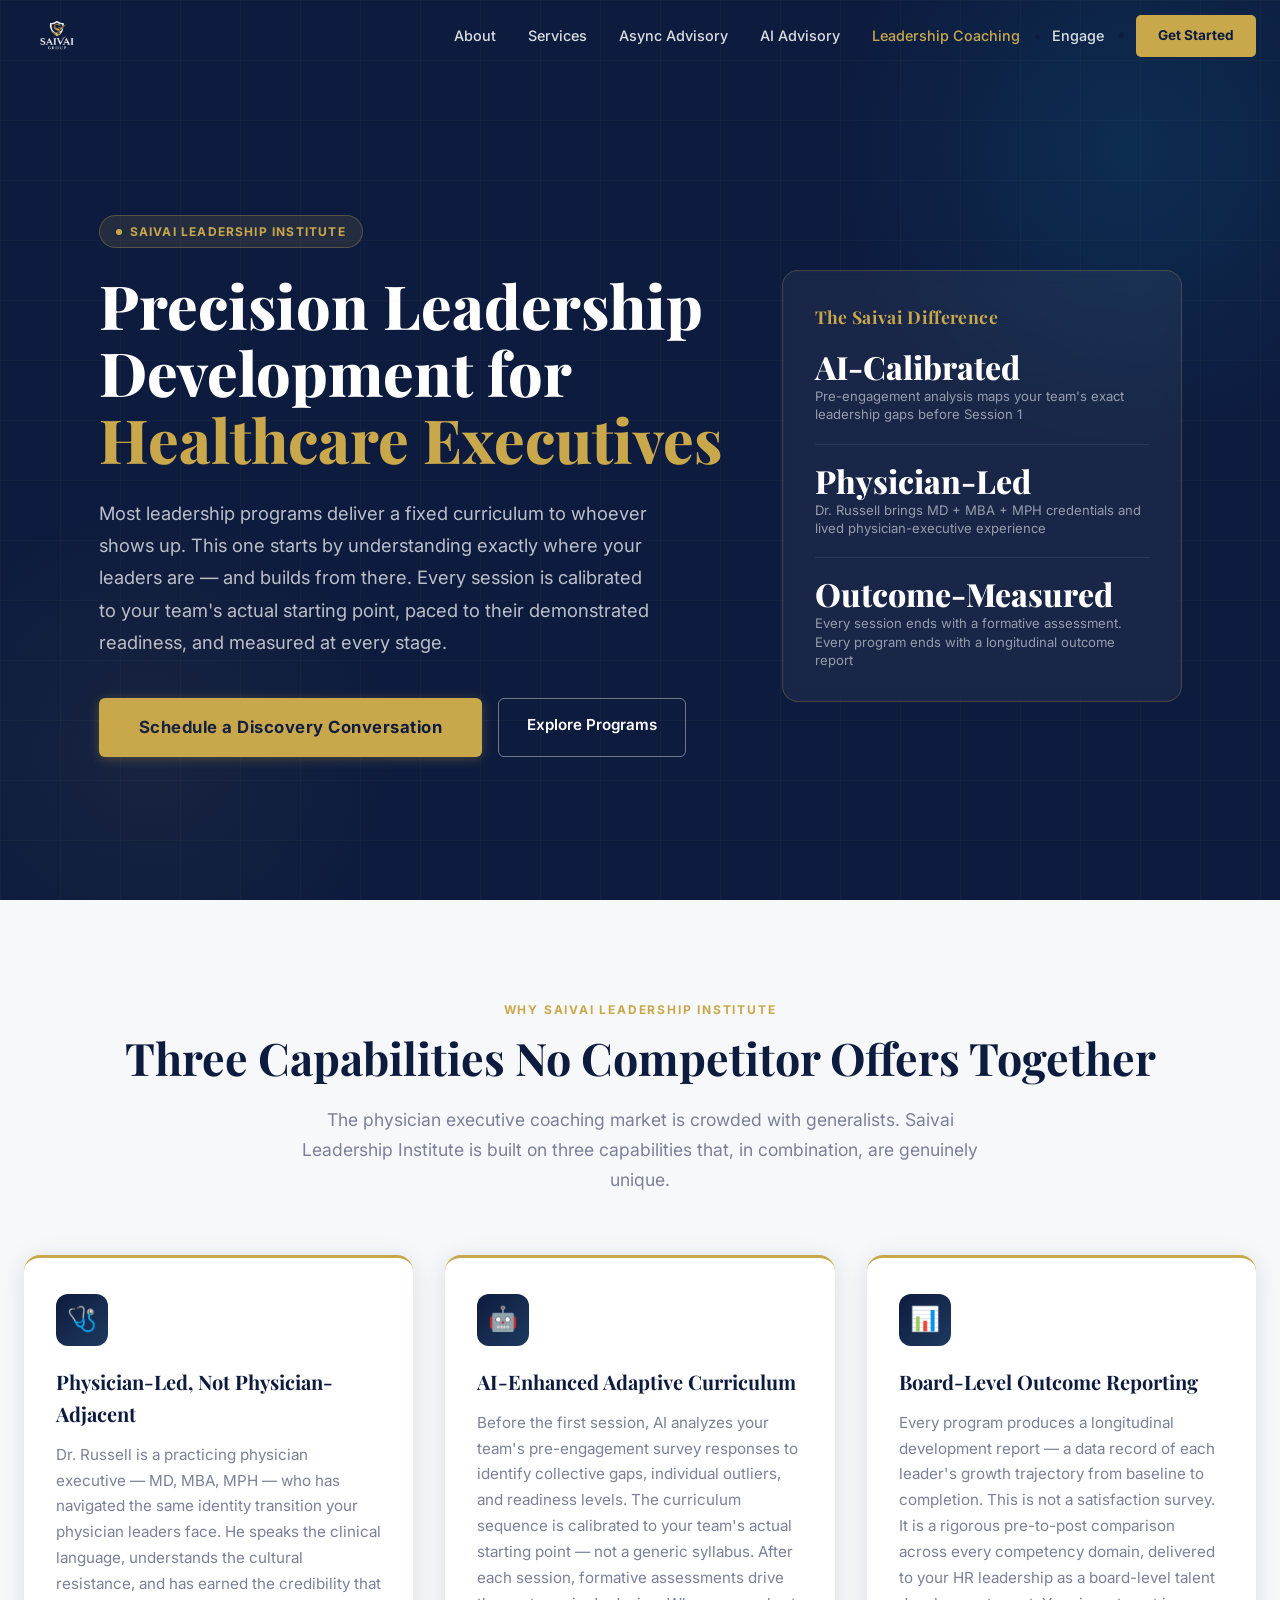
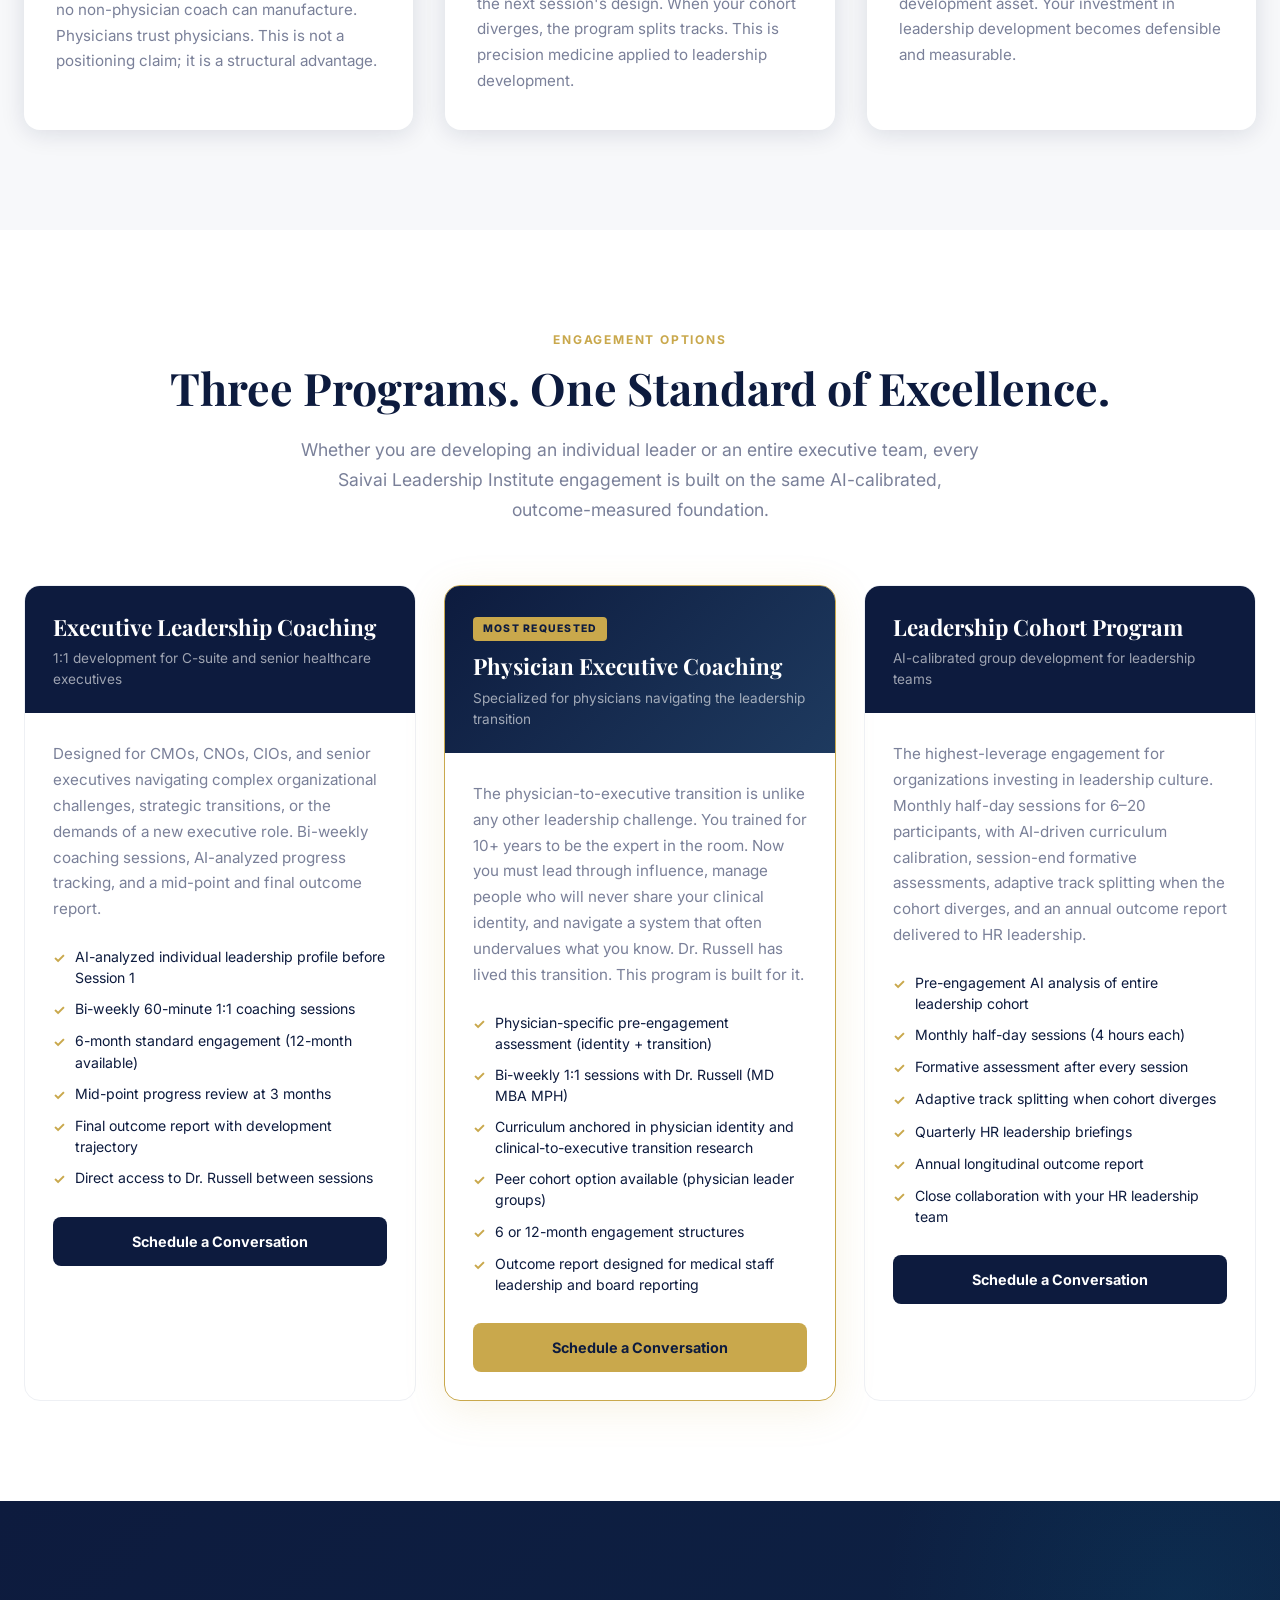
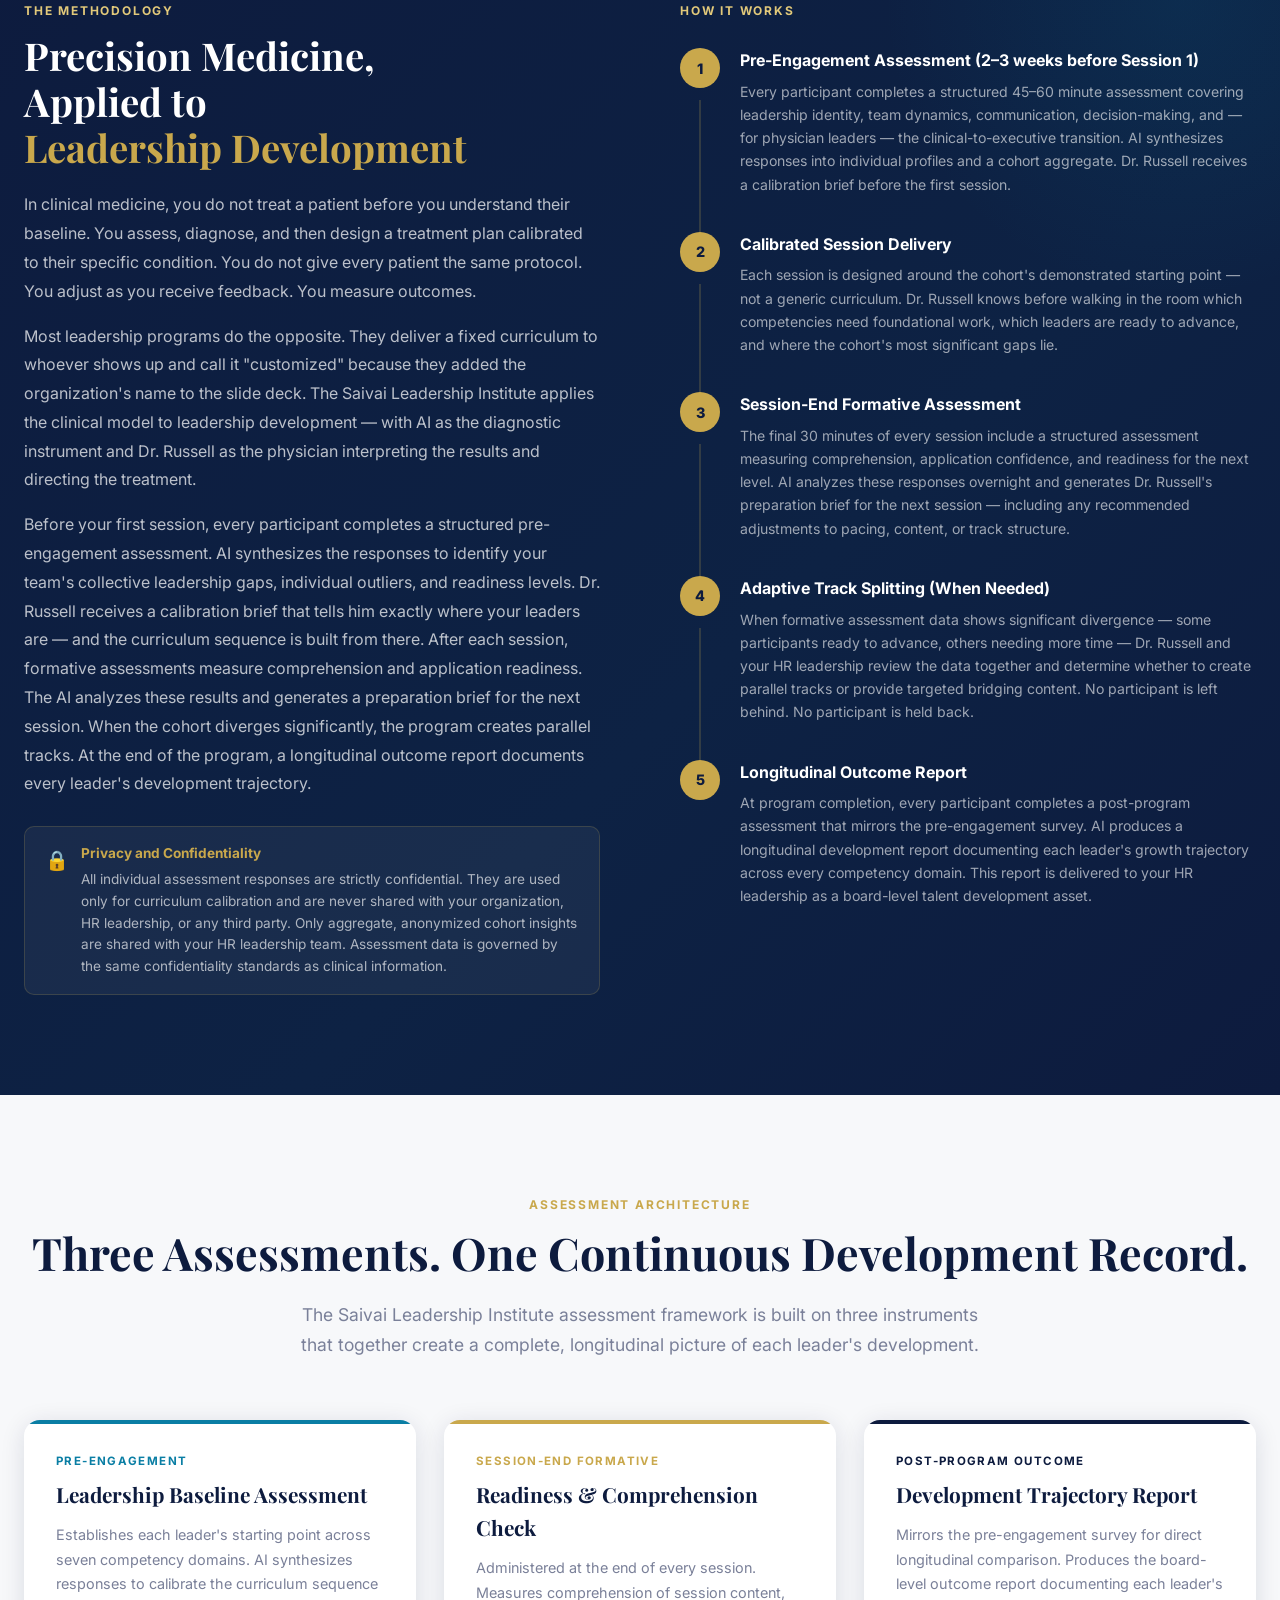
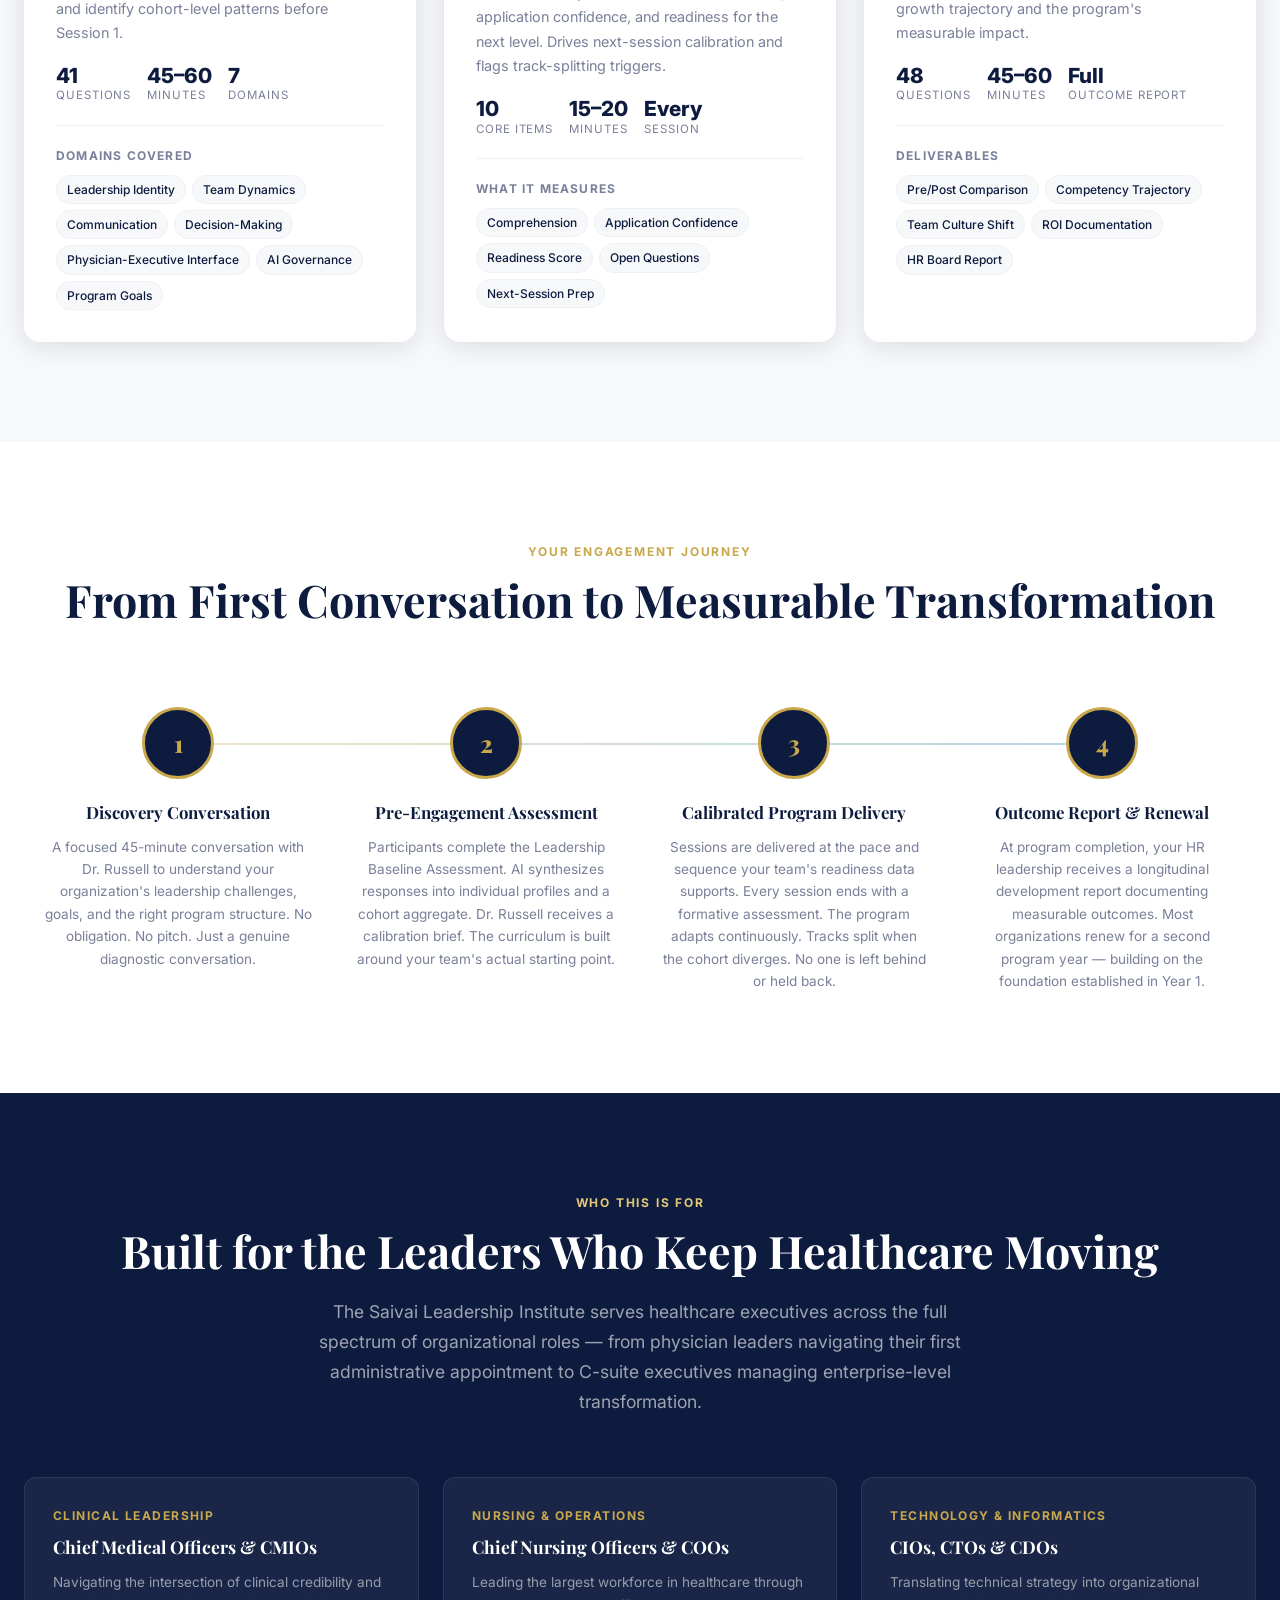
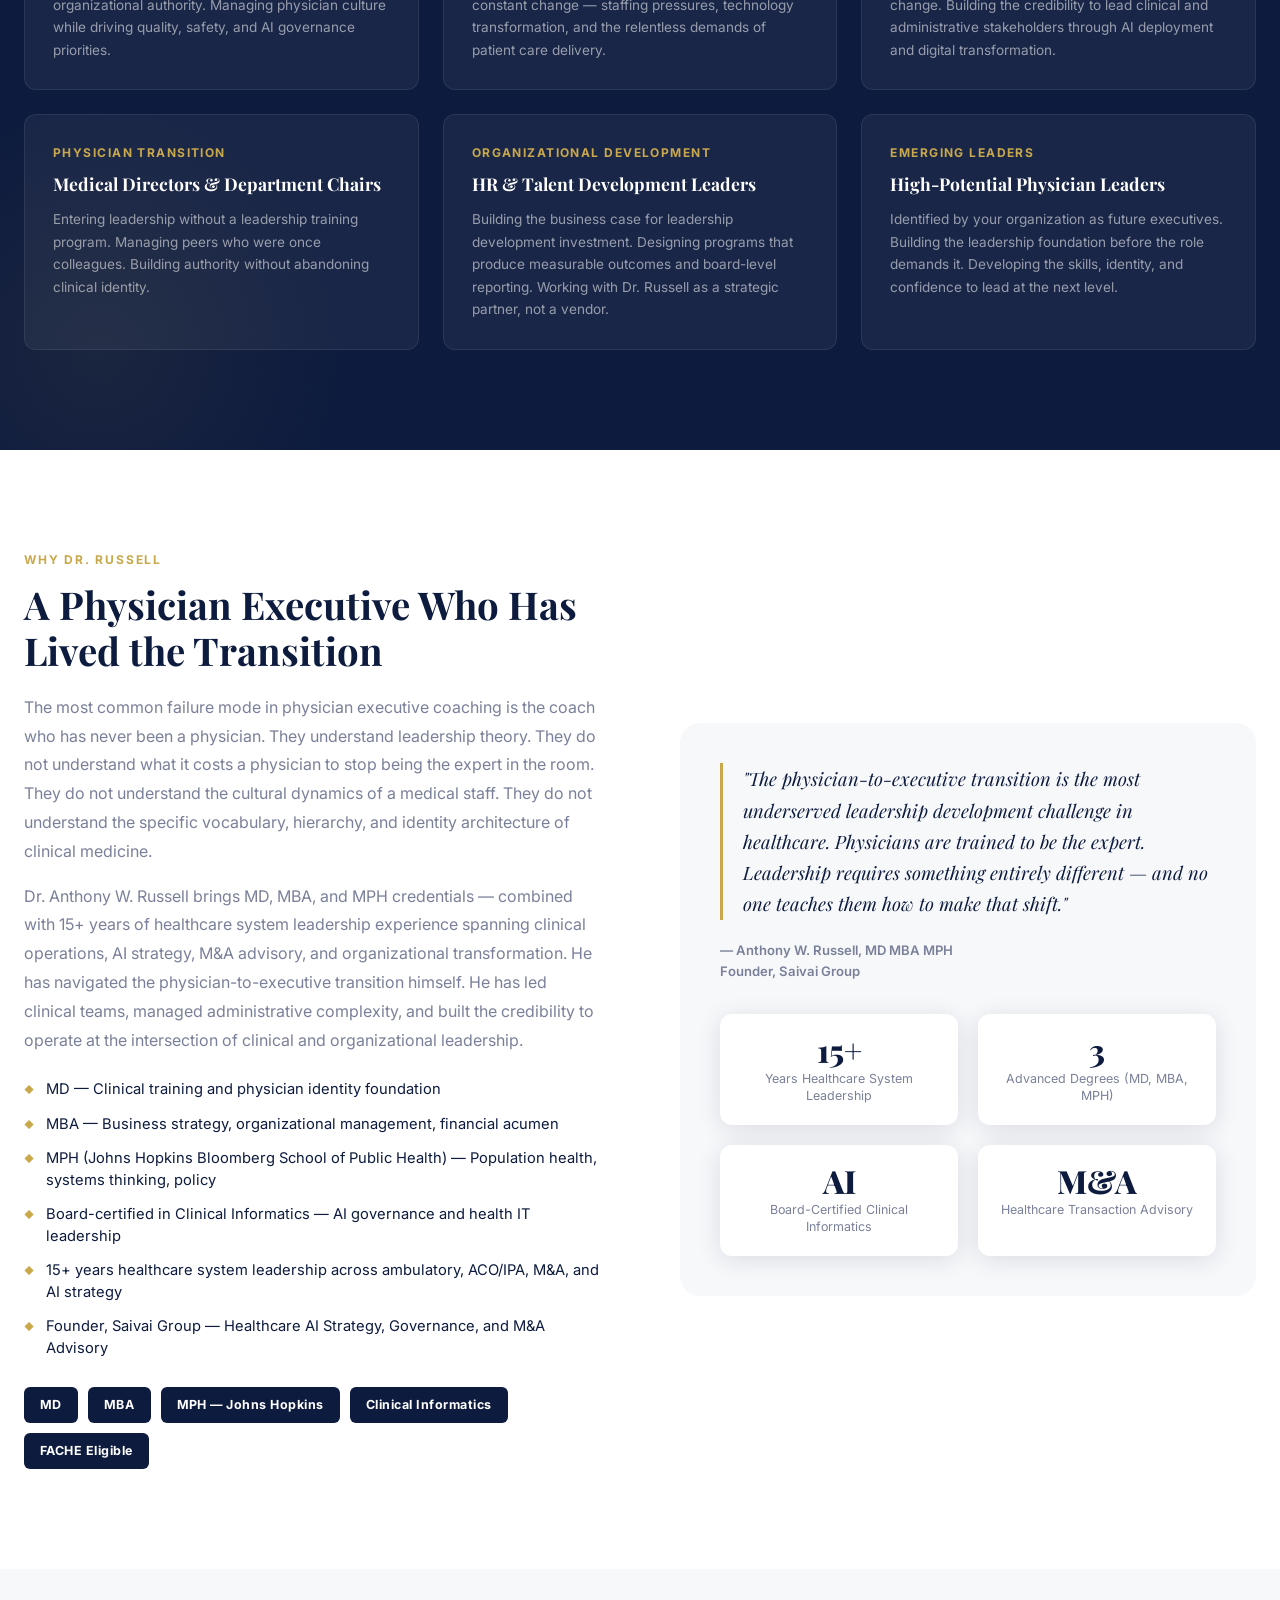
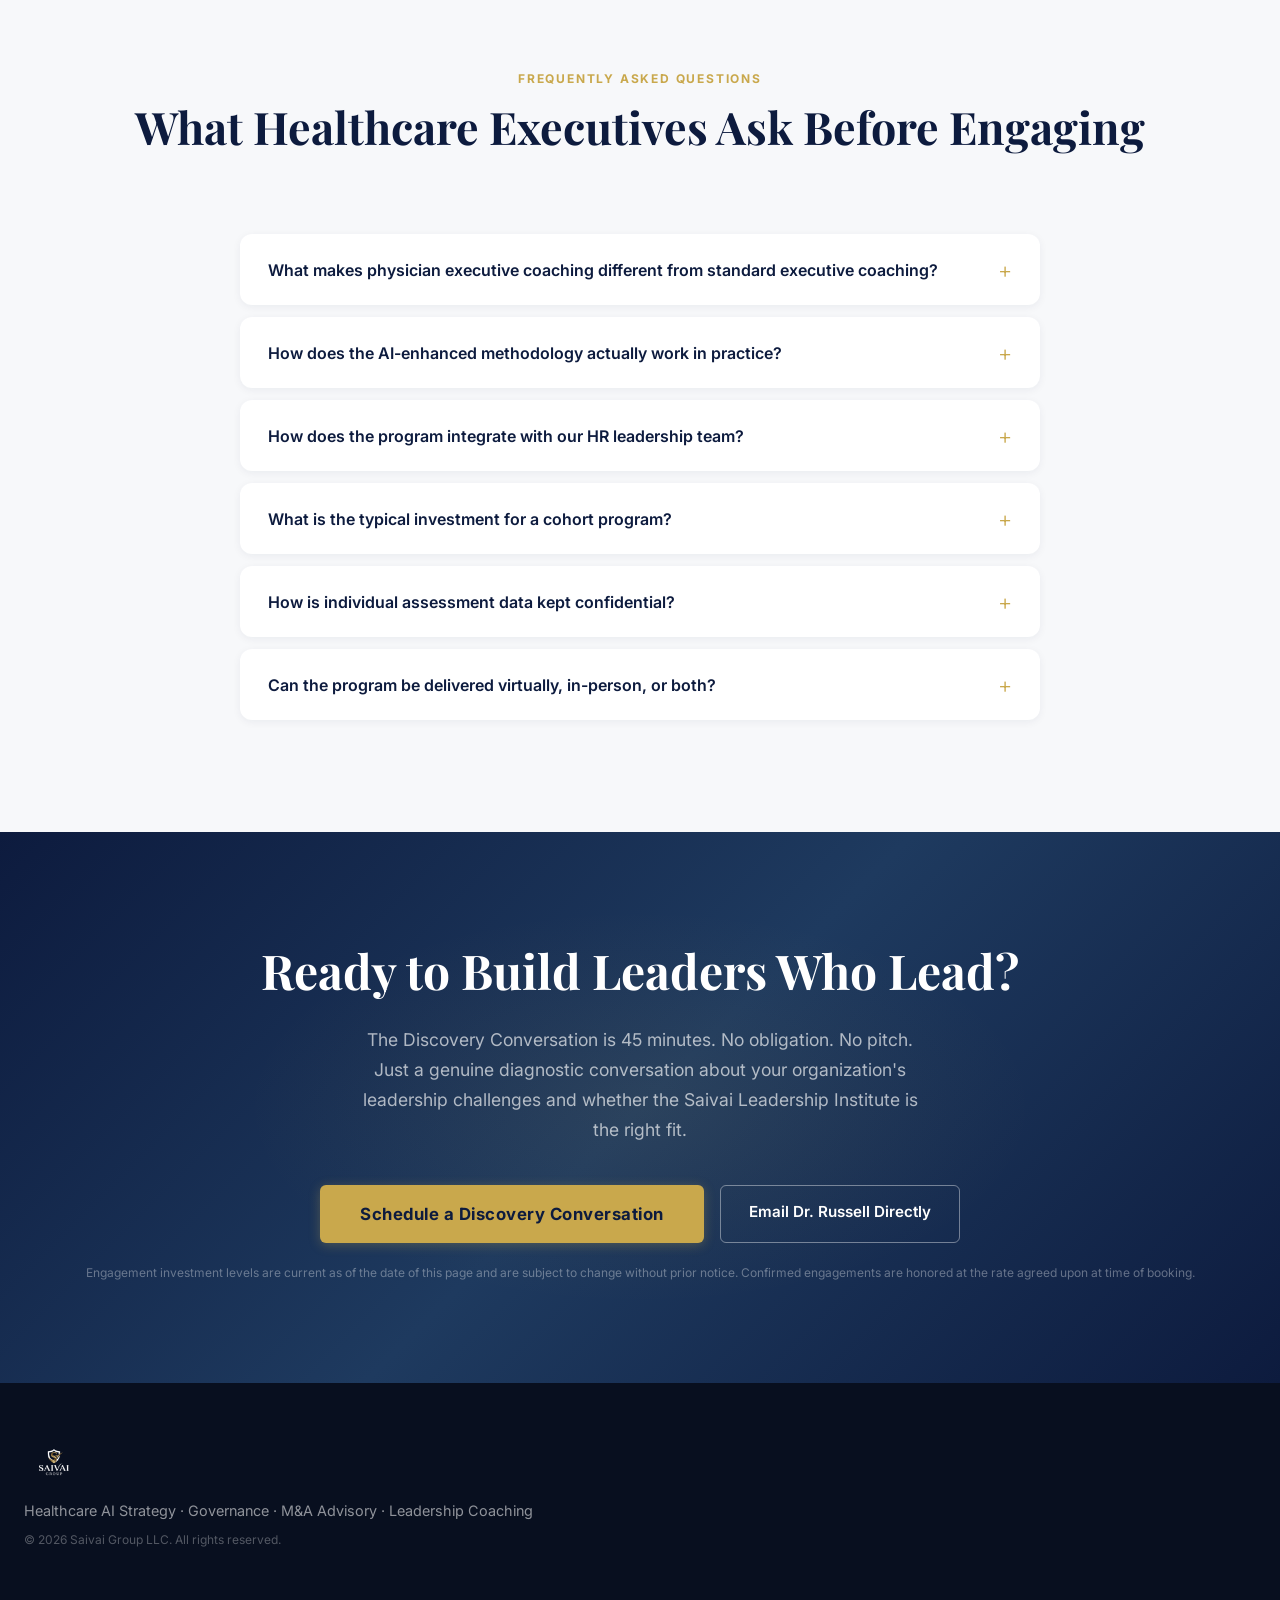
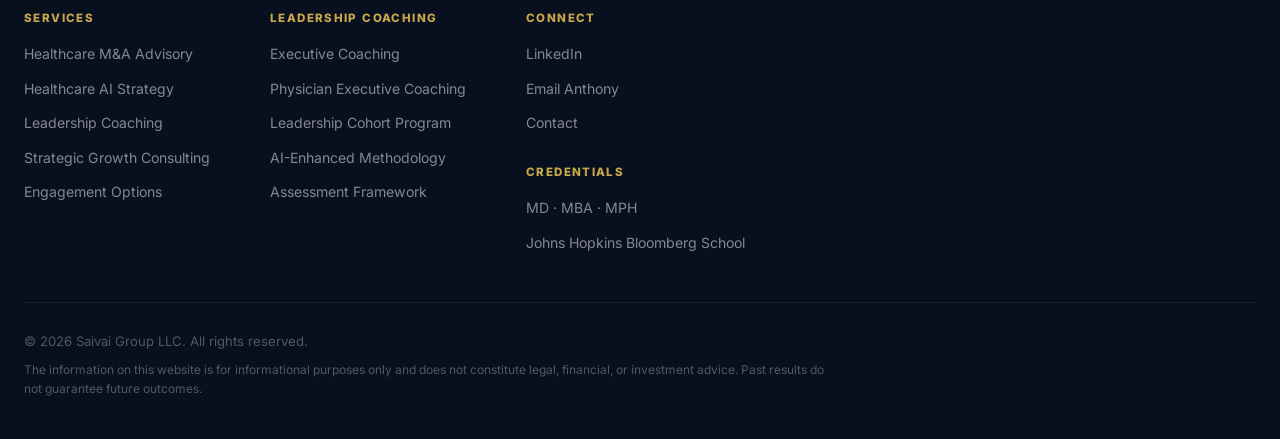
<file: leadership-coaching.html>
<!DOCTYPE html>
<html lang="en">
<head>
<!-- Google tag (gtag.js) -->
<script async src="https://www.googletagmanager.com/gtag/js?id=G-FNPTQW29YJ"></script>
<script>
  window.dataLayer = window.dataLayer || [];
  function gtag(){dataLayer.push(arguments);}
  gtag('js', new Date());
  gtag('config', 'G-FNPTQW29YJ');
</script>
  <meta charset="UTF-8" />
  <meta name="viewport" content="width=device-width, initial-scale=1.0, maximum-scale=5.0" />
  <title>Leadership Coaching — Saivai Group | Precision Leadership Development for Healthcare Executives</title>
  <meta name="description" content="AI-calibrated executive coaching and physician leadership development programs for healthcare organizations. Dr. Anthony W. Russell, MD MBA MPH — physician-led, evidence-based, outcome-measured." />
  <meta name="keywords" content="physician executive coaching, healthcare leadership coaching, executive coaching healthcare, physician leadership development, leadership coaching healthcare executives, Anthony Russell MD, Saivai Group" />
  <link rel="canonical" href="https://saivaigroup.com/leadership-coaching.html" />
  <!-- Open Graph -->
  <meta property="og:title" content="Leadership Coaching — Saivai Group" />
  <meta property="og:description" content="Precision leadership development for healthcare executives. AI-calibrated curriculum. Physician-led. Outcome-measured." />
  <meta property="og:image" content="https://saivaigroup.com/images/logo.png" />
  <meta property="og:type" content="website" />
  <meta property="og:url" content="https://saivaigroup.com/leadership-coaching" />
  <!-- Schema.org -->
  <script type="application/ld+json">
  {
    "@context": "https://schema.org",
    "@type": "Service",
    "name": "Saivai Leadership Institute",
    "description": "Precision leadership development for healthcare executives — executive coaching, physician executive coaching, and AI-calibrated cohort programs.",
    "provider": {
      "@type": "Person",
      "name": "Anthony W. Russell",
      "jobTitle": "Founder & Managing Principal",
      "hasCredential": ["MD", "MBA", "MPH"]
    },
    "serviceType": ["Executive Coaching", "Physician Executive Coaching", "Leadership Development"],
    "areaServed": "United States"
  }
  </script>
  <!-- Google Fonts -->
  <link rel="preconnect" href="https://fonts.googleapis.com" />
  <link rel="preconnect" href="https://fonts.gstatic.com" crossorigin />
  <link href="https://fonts.googleapis.com/css2?family=Playfair+Display:wght@400;600;700;800;900&family=Inter:wght@300;400;500;600;700&display=swap" rel="stylesheet" />
  <link rel="stylesheet" href="styles.css" />
  <style>
    /* ===== LEADERSHIP COACHING PAGE — LOCAL STYLES ===== */

    /* Hero */
    .lc-hero {
      min-height: 100vh;
      background: var(--navy);
      position: relative;
      display: flex;
      flex-direction: column;
      justify-content: center;
      padding-top: 72px;
      overflow: hidden;
    }
    .lc-hero-bg-grid {
      position: absolute;
      inset: 0;
      background-image:
        linear-gradient(rgba(201,168,76,0.04) 1px, transparent 1px),
        linear-gradient(90deg, rgba(201,168,76,0.04) 1px, transparent 1px);
      background-size: 60px 60px;
      pointer-events: none;
    }
    .lc-hero-glow {
      position: absolute;
      top: -150px;
      right: -150px;
      width: 600px;
      height: 600px;
      background: radial-gradient(circle, rgba(10,126,164,0.18) 0%, transparent 70%);
      pointer-events: none;
    }
    .lc-hero-glow-2 {
      position: absolute;
      bottom: -100px;
      left: -100px;
      width: 500px;
      height: 500px;
      background: radial-gradient(circle, rgba(201,168,76,0.06) 0%, transparent 70%);
      pointer-events: none;
    }
    .lc-hero-inner {
      max-width: var(--max-w);
      margin: 0 auto;
      padding: 80px 24px;
      display: grid;
      grid-template-columns: 1fr 400px;
      gap: 60px;
      align-items: center;
    }
    .lc-hero-badge {
      display: inline-flex;
      align-items: center;
      gap: 8px;
      background: rgba(201,168,76,0.12);
      border: 1px solid rgba(201,168,76,0.3);
      border-radius: 100px;
      padding: 6px 16px;
      font-size: 0.75rem;
      font-weight: 700;
      letter-spacing: 0.1em;
      text-transform: uppercase;
      color: var(--gold);
      margin-bottom: 24px;
    }
    .lc-hero-badge::before {
      content: '';
      width: 6px;
      height: 6px;
      background: var(--gold);
      border-radius: 50%;
    }
    .lc-hero-headline {
      font-family: var(--font-serif);
      font-size: clamp(2.4rem, 5vw, 3.8rem);
      font-weight: 800;
      line-height: 1.1;
      color: var(--white);
      margin-bottom: 24px;
    }
    .lc-hero-headline span {
      color: var(--gold);
    }
    .lc-hero-sub {
      font-size: 1.15rem;
      color: rgba(255,255,255,0.72);
      line-height: 1.75;
      max-width: 560px;
      margin-bottom: 40px;
    }
    .lc-hero-actions {
      display: flex;
      gap: 16px;
      flex-wrap: wrap;
    }
    .lc-hero-card {
      background: rgba(255,255,255,0.05);
      border: 1px solid rgba(201,168,76,0.25);
      border-radius: 16px;
      padding: 32px;
      backdrop-filter: blur(8px);
    }
    .lc-hero-card-title {
      font-family: var(--font-serif);
      font-size: 1.1rem;
      font-weight: 700;
      color: var(--gold);
      margin-bottom: 20px;
      letter-spacing: 0.02em;
    }
    .lc-hero-stat {
      display: flex;
      flex-direction: column;
      margin-bottom: 20px;
      padding-bottom: 20px;
      border-bottom: 1px solid rgba(255,255,255,0.08);
    }
    .lc-hero-stat:last-child {
      margin-bottom: 0;
      padding-bottom: 0;
      border-bottom: none;
    }
    .lc-hero-stat-num {
      font-family: var(--font-serif);
      font-size: 2rem;
      font-weight: 800;
      color: var(--white);
      line-height: 1;
      margin-bottom: 4px;
    }
    .lc-hero-stat-label {
      font-size: 0.82rem;
      color: rgba(255,255,255,0.55);
      line-height: 1.4;
    }

    /* Differentiators */
    .lc-diff {
      padding: var(--section-pad);
      background: var(--gray-50);
    }
    .lc-diff-grid {
      display: grid;
      grid-template-columns: repeat(3, 1fr);
      gap: 32px;
      margin-top: 56px;
    }
    .lc-diff-card {
      background: var(--white);
      border-radius: 16px;
      padding: 36px 32px;
      box-shadow: var(--shadow);
      border-top: 3px solid var(--gold);
      transition: transform 0.2s, box-shadow 0.2s;
    }
    .lc-diff-card:hover {
      transform: translateY(-4px);
      box-shadow: var(--shadow-lg);
    }
    .lc-diff-icon {
      width: 52px;
      height: 52px;
      background: linear-gradient(135deg, var(--navy) 0%, var(--navy-light) 100%);
      border-radius: 12px;
      display: flex;
      align-items: center;
      justify-content: center;
      margin-bottom: 20px;
      font-size: 1.5rem;
    }
    .lc-diff-title {
      font-family: var(--font-serif);
      font-size: 1.25rem;
      font-weight: 700;
      color: var(--navy);
      margin-bottom: 12px;
    }
    .lc-diff-body {
      font-size: 0.95rem;
      color: var(--gray-500);
      line-height: 1.7;
    }

    /* Programs */
    .lc-programs {
      padding: var(--section-pad);
      background: var(--white);
    }
    .lc-programs-grid {
      display: grid;
      grid-template-columns: repeat(3, 1fr);
      gap: 28px;
      margin-top: 56px;
    }
    .lc-program-card {
      border: 1.5px solid var(--gray-100);
      border-radius: 16px;
      overflow: hidden;
      transition: border-color 0.2s, box-shadow 0.2s;
    }
    .lc-program-card:hover {
      border-color: var(--gold);
      box-shadow: var(--shadow-lg);
    }
    .lc-program-card.featured {
      border-color: var(--gold);
      box-shadow: 0 8px 40px rgba(201,168,76,0.15);
    }
    .lc-program-header {
      background: var(--navy);
      padding: 28px 28px 24px;
      position: relative;
    }
    .lc-program-header.featured-header {
      background: linear-gradient(135deg, var(--navy) 0%, var(--navy-light) 100%);
    }
    .lc-program-badge {
      display: inline-block;
      background: var(--gold);
      color: var(--navy);
      font-size: 0.65rem;
      font-weight: 800;
      letter-spacing: 0.12em;
      text-transform: uppercase;
      padding: 4px 10px;
      border-radius: 4px;
      margin-bottom: 12px;
    }
    .lc-program-name {
      font-family: var(--font-serif);
      font-size: 1.4rem;
      font-weight: 700;
      color: var(--white);
      line-height: 1.2;
      margin-bottom: 8px;
    }
    .lc-program-tagline {
      font-size: 0.85rem;
      color: rgba(255,255,255,0.6);
      line-height: 1.5;
    }
    .lc-program-body {
      padding: 28px;
    }
    .lc-program-desc {
      font-size: 0.95rem;
      color: var(--gray-500);
      line-height: 1.7;
      margin-bottom: 24px;
    }
    .lc-program-features {
      list-style: none;
      margin-bottom: 28px;
    }
    .lc-program-features li {
      display: flex;
      align-items: flex-start;
      gap: 10px;
      font-size: 0.88rem;
      color: var(--navy);
      margin-bottom: 10px;
      line-height: 1.5;
    }
    .lc-program-features li::before {
      content: '✓';
      color: var(--gold);
      font-weight: 700;
      flex-shrink: 0;
      margin-top: 1px;
    }
    .lc-program-cta {
      display: block;
      text-align: center;
      background: var(--navy);
      color: var(--white);
      font-weight: 700;
      font-size: 0.9rem;
      padding: 13px 24px;
      border-radius: 8px;
      transition: background 0.2s;
    }
    .lc-program-cta:hover {
      background: var(--navy-light);
    }
    .lc-program-cta.gold {
      background: var(--gold);
      color: var(--navy);
    }
    .lc-program-cta.gold:hover {
      background: var(--gold-light);
    }

    /* AI Methodology */
    .lc-ai {
      padding: var(--section-pad);
      background: linear-gradient(135deg, var(--navy) 0%, #0d2244 60%, var(--navy) 100%);
      position: relative;
      overflow: hidden;
    }
    .lc-ai::before {
      content: '';
      position: absolute;
      top: -200px;
      right: -200px;
      width: 600px;
      height: 600px;
      background: radial-gradient(circle, rgba(10,126,164,0.12) 0%, transparent 70%);
      pointer-events: none;
    }
    .lc-ai-inner {
      display: grid;
      grid-template-columns: 1fr 1fr;
      gap: 80px;
      align-items: start;
    }
    .lc-ai-headline {
      font-family: var(--font-serif);
      font-size: clamp(1.8rem, 3vw, 2.6rem);
      font-weight: 700;
      color: var(--white);
      line-height: 1.2;
      margin-bottom: 20px;
    }
    .lc-ai-headline span {
      color: var(--gold);
    }
    .lc-ai-body {
      font-size: 1rem;
      color: rgba(255,255,255,0.72);
      line-height: 1.8;
      margin-bottom: 16px;
    }
    .lc-ai-privacy {
      display: flex;
      align-items: flex-start;
      gap: 12px;
      background: rgba(255,255,255,0.05);
      border: 1px solid rgba(201,168,76,0.2);
      border-radius: 10px;
      padding: 16px 20px;
      margin-top: 28px;
    }
    .lc-ai-privacy-icon {
      font-size: 1.2rem;
      flex-shrink: 0;
      margin-top: 2px;
    }
    .lc-ai-privacy-text {
      font-size: 0.85rem;
      color: rgba(255,255,255,0.65);
      line-height: 1.6;
    }
    .lc-ai-privacy-text strong {
      color: var(--gold);
      display: block;
      margin-bottom: 4px;
    }
    .lc-ai-steps {
      display: flex;
      flex-direction: column;
      gap: 0;
    }
    .lc-ai-step {
      display: flex;
      gap: 20px;
      position: relative;
    }
    .lc-ai-step:not(:last-child)::after {
      content: '';
      position: absolute;
      left: 19px;
      top: 52px;
      bottom: 0;
      width: 2px;
      background: rgba(201,168,76,0.2);
    }
    .lc-ai-step-num {
      width: 40px;
      height: 40px;
      background: var(--gold);
      color: var(--navy);
      border-radius: 50%;
      display: flex;
      align-items: center;
      justify-content: center;
      font-weight: 800;
      font-size: 0.9rem;
      flex-shrink: 0;
      position: relative;
      z-index: 1;
    }
    .lc-ai-step-content {
      padding-bottom: 36px;
    }
    .lc-ai-step-title {
      font-family: var(--font-sans);
      font-size: 1rem;
      font-weight: 700;
      color: var(--white);
      margin-bottom: 6px;
    }
    .lc-ai-step-body {
      font-size: 0.88rem;
      color: rgba(255,255,255,0.6);
      line-height: 1.65;
    }

    /* Assessment Framework */
    .lc-assess {
      padding: var(--section-pad);
      background: var(--gray-50);
    }
    .lc-assess-grid {
      display: grid;
      grid-template-columns: repeat(3, 1fr);
      gap: 28px;
      margin-top: 56px;
    }
    .lc-assess-card {
      background: var(--white);
      border-radius: 16px;
      padding: 32px;
      box-shadow: var(--shadow);
      position: relative;
      overflow: hidden;
    }
    .lc-assess-card::before {
      content: '';
      position: absolute;
      top: 0;
      left: 0;
      right: 0;
      height: 4px;
    }
    .lc-assess-card.pre::before { background: var(--teal); }
    .lc-assess-card.session::before { background: var(--gold); }
    .lc-assess-card.post::before { background: var(--navy); }
    .lc-assess-timing {
      font-size: 0.72rem;
      font-weight: 700;
      letter-spacing: 0.12em;
      text-transform: uppercase;
      margin-bottom: 8px;
    }
    .lc-assess-card.pre .lc-assess-timing { color: var(--teal); }
    .lc-assess-card.session .lc-assess-timing { color: var(--gold); }
    .lc-assess-card.post .lc-assess-timing { color: var(--navy); }
    .lc-assess-title {
      font-family: var(--font-serif);
      font-size: 1.3rem;
      font-weight: 700;
      color: var(--navy);
      margin-bottom: 12px;
    }
    .lc-assess-desc {
      font-size: 0.9rem;
      color: var(--gray-500);
      line-height: 1.7;
      margin-bottom: 20px;
    }
    .lc-assess-meta {
      display: flex;
      gap: 16px;
      flex-wrap: wrap;
    }
    .lc-assess-meta-item {
      display: flex;
      flex-direction: column;
    }
    .lc-assess-meta-val {
      font-size: 1.3rem;
      font-weight: 800;
      color: var(--navy);
      line-height: 1;
    }
    .lc-assess-meta-label {
      font-size: 0.72rem;
      color: var(--gray-500);
      text-transform: uppercase;
      letter-spacing: 0.08em;
    }
    .lc-assess-topics {
      margin-top: 20px;
      padding-top: 20px;
      border-top: 1px solid var(--gray-100);
    }
    .lc-assess-topics-title {
      font-size: 0.75rem;
      font-weight: 700;
      letter-spacing: 0.1em;
      text-transform: uppercase;
      color: var(--gray-500);
      margin-bottom: 10px;
    }
    .lc-assess-topic-tags {
      display: flex;
      flex-wrap: wrap;
      gap: 6px;
    }
    .lc-assess-tag {
      background: var(--gray-50);
      border: 1px solid var(--gray-100);
      border-radius: 100px;
      padding: 4px 10px;
      font-size: 0.75rem;
      color: var(--navy);
      font-weight: 500;
    }

    /* Journey */
    .lc-journey {
      padding: var(--section-pad);
      background: var(--white);
    }
    .lc-journey-steps {
      display: grid;
      grid-template-columns: repeat(4, 1fr);
      gap: 0;
      margin-top: 56px;
      position: relative;
    }
    .lc-journey-steps::before {
      content: '';
      position: absolute;
      top: 36px;
      left: 12.5%;
      right: 12.5%;
      height: 2px;
      background: linear-gradient(90deg, var(--gold) 0%, var(--teal) 100%);
      opacity: 0.3;
    }
    .lc-journey-step {
      display: flex;
      flex-direction: column;
      align-items: center;
      text-align: center;
      padding: 0 20px;
    }
    .lc-journey-step-num {
      width: 72px;
      height: 72px;
      background: var(--navy);
      border: 3px solid var(--gold);
      border-radius: 50%;
      display: flex;
      align-items: center;
      justify-content: center;
      font-family: var(--font-serif);
      font-size: 1.5rem;
      font-weight: 800;
      color: var(--gold);
      margin-bottom: 20px;
      position: relative;
      z-index: 1;
    }
    .lc-journey-step-title {
      font-family: var(--font-serif);
      font-size: 1.05rem;
      font-weight: 700;
      color: var(--navy);
      margin-bottom: 10px;
    }
    .lc-journey-step-body {
      font-size: 0.85rem;
      color: var(--gray-500);
      line-height: 1.65;
    }

    /* Who This Is For */
    .lc-icp {
      padding: var(--section-pad);
      background: var(--navy);
      position: relative;
      overflow: hidden;
    }
    .lc-icp::before {
      content: '';
      position: absolute;
      bottom: -150px;
      left: -150px;
      width: 500px;
      height: 500px;
      background: radial-gradient(circle, rgba(201,168,76,0.07) 0%, transparent 70%);
      pointer-events: none;
    }
    .lc-icp-grid {
      display: grid;
      grid-template-columns: repeat(3, 1fr);
      gap: 24px;
      margin-top: 56px;
    }
    .lc-icp-card {
      background: rgba(255,255,255,0.05);
      border: 1px solid rgba(255,255,255,0.08);
      border-radius: 12px;
      padding: 28px;
      transition: border-color 0.2s, background 0.2s;
    }
    .lc-icp-card:hover {
      border-color: rgba(201,168,76,0.4);
      background: rgba(201,168,76,0.05);
    }
    .lc-icp-role {
      font-size: 0.75rem;
      font-weight: 700;
      letter-spacing: 0.12em;
      text-transform: uppercase;
      color: var(--gold);
      margin-bottom: 8px;
    }
    .lc-icp-title {
      font-family: var(--font-serif);
      font-size: 1.1rem;
      font-weight: 700;
      color: var(--white);
      margin-bottom: 10px;
    }
    .lc-icp-body {
      font-size: 0.85rem;
      color: rgba(255,255,255,0.55);
      line-height: 1.65;
    }

    /* Credentials */
    .lc-credentials {
      padding: var(--section-pad);
      background: var(--white);
    }
    .lc-credentials-inner {
      display: grid;
      grid-template-columns: 1fr 1fr;
      gap: 80px;
      align-items: center;
    }
    .lc-cred-headline {
      font-family: var(--font-serif);
      font-size: clamp(1.8rem, 3vw, 2.6rem);
      font-weight: 700;
      color: var(--navy);
      line-height: 1.2;
      margin-bottom: 20px;
    }
    .lc-cred-body {
      font-size: 1rem;
      color: var(--gray-500);
      line-height: 1.8;
      margin-bottom: 16px;
    }
    .lc-cred-list {
      list-style: none;
      margin-top: 24px;
    }
    .lc-cred-list li {
      display: flex;
      align-items: flex-start;
      gap: 12px;
      font-size: 0.92rem;
      color: var(--navy);
      margin-bottom: 12px;
      line-height: 1.5;
    }
    .lc-cred-list li::before {
      content: '◆';
      color: var(--gold);
      font-size: 0.6rem;
      flex-shrink: 0;
      margin-top: 5px;
    }
    .lc-cred-badges {
      display: flex;
      flex-wrap: wrap;
      gap: 10px;
      margin-top: 28px;
    }
    .lc-cred-badge {
      background: var(--navy);
      color: var(--white);
      font-size: 0.78rem;
      font-weight: 700;
      padding: 8px 16px;
      border-radius: 6px;
      letter-spacing: 0.04em;
    }
    .lc-cred-right {
      background: var(--gray-50);
      border-radius: 20px;
      padding: 40px;
    }
    .lc-cred-quote {
      font-family: var(--font-serif);
      font-size: 1.15rem;
      font-style: italic;
      color: var(--navy);
      line-height: 1.7;
      margin-bottom: 20px;
      position: relative;
      padding-left: 20px;
      border-left: 3px solid var(--gold);
    }
    .lc-cred-quote-attr {
      font-size: 0.82rem;
      color: var(--gray-500);
      font-weight: 600;
    }
    .lc-cred-stats {
      display: grid;
      grid-template-columns: 1fr 1fr;
      gap: 20px;
      margin-top: 32px;
    }
    .lc-cred-stat {
      text-align: center;
      padding: 20px;
      background: var(--white);
      border-radius: 12px;
      box-shadow: var(--shadow);
    }
    .lc-cred-stat-num {
      font-family: var(--font-serif);
      font-size: 2rem;
      font-weight: 800;
      color: var(--navy);
      line-height: 1;
      margin-bottom: 4px;
    }
    .lc-cred-stat-label {
      font-size: 0.78rem;
      color: var(--gray-500);
      line-height: 1.4;
    }

    /* FAQ */
    .lc-faq {
      padding: var(--section-pad);
      background: var(--gray-50);
    }
    .lc-faq-list {
      max-width: 800px;
      margin: 56px auto 0;
    }
    .lc-faq-item {
      background: var(--white);
      border-radius: 12px;
      margin-bottom: 12px;
      overflow: hidden;
      box-shadow: 0 2px 8px rgba(13,27,62,0.06);
    }
    .lc-faq-q {
      width: 100%;
      background: none;
      border: none;
      padding: 22px 28px;
      text-align: left;
      font-family: var(--font-sans);
      font-size: 1rem;
      font-weight: 600;
      color: var(--navy);
      cursor: pointer;
      display: flex;
      justify-content: space-between;
      align-items: center;
      gap: 16px;
      transition: color 0.2s;
    }
    .lc-faq-q:hover { color: var(--gold); }
    .lc-faq-q::after {
      content: '+';
      font-size: 1.4rem;
      font-weight: 300;
      color: var(--gold);
      flex-shrink: 0;
      transition: transform 0.2s;
    }
    .lc-faq-item.open .lc-faq-q::after {
      transform: rotate(45deg);
    }
    .lc-faq-a {
      display: none;
      padding: 0 28px 22px;
      font-size: 0.95rem;
      color: var(--gray-500);
      line-height: 1.75;
    }
    .lc-faq-item.open .lc-faq-a {
      display: block;
    }

    /* CTA */
    .lc-cta {
      padding: 100px 0;
      background: linear-gradient(135deg, var(--navy) 0%, var(--navy-light) 50%, var(--navy) 100%);
      text-align: center;
      position: relative;
      overflow: hidden;
    }
    .lc-cta::before {
      content: '';
      position: absolute;
      top: 50%;
      left: 50%;
      transform: translate(-50%, -50%);
      width: 800px;
      height: 400px;
      background: radial-gradient(ellipse, rgba(201,168,76,0.08) 0%, transparent 70%);
      pointer-events: none;
    }
    .lc-cta-headline {
      font-family: var(--font-serif);
      font-size: clamp(2rem, 4vw, 3rem);
      font-weight: 700;
      color: var(--white);
      margin-bottom: 16px;
      position: relative;
    }
    .lc-cta-sub {
      font-size: 1.1rem;
      color: rgba(255,255,255,0.65);
      max-width: 560px;
      margin: 0 auto 40px;
      line-height: 1.7;
      position: relative;
    }
    .lc-cta-actions {
      display: flex;
      gap: 16px;
      justify-content: center;
      flex-wrap: wrap;
      position: relative;
    }
    .lc-disclaimer {
      font-size: 0.75rem;
      color: rgba(255,255,255,0.35);
      margin-top: 20px;
      position: relative;
    }

    /* Responsive */
    @media (max-width: 1024px) {
      .lc-hero-inner { grid-template-columns: 1fr; gap: 40px; }
      .lc-hero-card { max-width: 500px; }
      .lc-ai-inner { grid-template-columns: 1fr; gap: 48px; }
      .lc-credentials-inner { grid-template-columns: 1fr; gap: 48px; }
    }
    @media (max-width: 900px) {
      .lc-diff-grid { grid-template-columns: 1fr; }
      .lc-programs-grid { grid-template-columns: 1fr; }
      .lc-assess-grid { grid-template-columns: 1fr; }
      .lc-journey-steps { grid-template-columns: 1fr 1fr; gap: 32px; }
      .lc-journey-steps::before { display: none; }
      .lc-icp-grid { grid-template-columns: 1fr 1fr; }
    }
    @media (max-width: 600px) {
      .lc-hero-actions { flex-direction: column; }
      .lc-journey-steps { grid-template-columns: 1fr; }
      .lc-icp-grid { grid-template-columns: 1fr; }
      .lc-cred-stats { grid-template-columns: 1fr; }
    }
  </style>
</head>
<body>

  <!-- ===== NAVIGATION ===== -->
  <nav class="navbar" id="navbar">
    <div class="nav-inner container">
      <a href="index.html" class="nav-logo">
        <img
          src="/images/logo.png"
          alt="Saivai Group"
          class="nav-logo-img"
        />
      </a>
      <button class="nav-hamburger" id="navHamburger" aria-label="Toggle navigation">
        <span></span><span></span><span></span>
      </button>
      <ul class="nav-links" id="navLinks">
        <li><a href="index.html#about" class="nav-link">About</a></li>
        <li><a href="index.html#services" class="nav-link">Services</a></li>
        <li><a href="index.html#async-advisory" class="nav-link">Async Advisory</a></li>
        <li><a href="ai-advisory.html" class="nav-link">AI Advisory</a></li>
        <li><a href="leadership-coaching.html" class="nav-link" style="color:var(--gold);">Leadership Coaching</a></li>
        <li><a href="engage.html" class="nav-link">Engage</a></li>
        <li><a href="index.html#contact" class="nav-cta">Get Started</a></li>
      </ul>
    </div>
  </nav>

  <!-- ===== HERO ===== -->
  <section class="lc-hero" id="home">
    <div class="lc-hero-bg-grid"></div>
    <div class="lc-hero-glow"></div>
    <div class="lc-hero-glow-2"></div>
    <div class="lc-hero-inner container">
      <div>
        <div class="lc-hero-badge">Saivai Leadership Institute</div>
        <h1 class="lc-hero-headline">
          Precision Leadership<br />
          Development for<br />
          <span>Healthcare Executives</span>
        </h1>
        <p class="lc-hero-sub">
          Most leadership programs deliver a fixed curriculum to whoever shows up. This one starts by understanding exactly where your leaders are — and builds from there. Every session is calibrated to your team's actual starting point, paced to their demonstrated readiness, and measured at every stage.
        </p>
        <div class="lc-hero-actions">
          <a href="https://calendly.com/panjas-llc/saivai-group-consulting" target="_blank" rel="noopener" class="btn-primary large">
            Schedule a Discovery Conversation
          </a>
          <a href="#programs" class="btn-ghost">Explore Programs</a>
        </div>
      </div>
      <div class="lc-hero-card">
        <div class="lc-hero-card-title">The Saivai Difference</div>
        <div class="lc-hero-stat">
          <span class="lc-hero-stat-num">AI-Calibrated</span>
          <span class="lc-hero-stat-label">Pre-engagement analysis maps your team's exact leadership gaps before Session 1</span>
        </div>
        <div class="lc-hero-stat">
          <span class="lc-hero-stat-num">Physician-Led</span>
          <span class="lc-hero-stat-label">Dr. Russell brings MD + MBA + MPH credentials and lived physician-executive experience</span>
        </div>
        <div class="lc-hero-stat">
          <span class="lc-hero-stat-num">Outcome-Measured</span>
          <span class="lc-hero-stat-label">Every session ends with a formative assessment. Every program ends with a longitudinal outcome report</span>
        </div>
      </div>
    </div>
  </section>

  <!-- ===== DIFFERENTIATORS ===== -->
  <section class="lc-diff">
    <div class="container">
      <div class="section-header centered">
        <div class="section-eyebrow">Why Saivai Leadership Institute</div>
        <h2 class="section-headline">Three Capabilities No Competitor Offers Together</h2>
        <p class="section-sub">The physician executive coaching market is crowded with generalists. Saivai Leadership Institute is built on three capabilities that, in combination, are genuinely unique.</p>
      </div>
      <div class="lc-diff-grid">
        <div class="lc-diff-card">
          <div class="lc-diff-icon">🩺</div>
          <div class="lc-diff-title">Physician-Led, Not Physician-Adjacent</div>
          <p class="lc-diff-body">Dr. Russell is a practicing physician executive — MD, MBA, MPH — who has navigated the same identity transition your physician leaders face. He speaks the clinical language, understands the cultural resistance, and has earned the credibility that no non-physician coach can manufacture. Physicians trust physicians. This is not a positioning claim; it is a structural advantage.</p>
        </div>
        <div class="lc-diff-card">
          <div class="lc-diff-icon">🤖</div>
          <div class="lc-diff-title">AI-Enhanced Adaptive Curriculum</div>
          <p class="lc-diff-body">Before the first session, AI analyzes your team's pre-engagement survey responses to identify collective gaps, individual outliers, and readiness levels. The curriculum sequence is calibrated to your team's actual starting point — not a generic syllabus. After each session, formative assessments drive the next session's design. When your cohort diverges, the program splits tracks. This is precision medicine applied to leadership development.</p>
        </div>
        <div class="lc-diff-card">
          <div class="lc-diff-icon">📊</div>
          <div class="lc-diff-title">Board-Level Outcome Reporting</div>
          <p class="lc-diff-body">Every program produces a longitudinal development report — a data record of each leader's growth trajectory from baseline to completion. This is not a satisfaction survey. It is a rigorous pre-to-post comparison across every competency domain, delivered to your HR leadership as a board-level talent development asset. Your investment in leadership development becomes defensible and measurable.</p>
        </div>
      </div>
    </div>
  </section>

  <!-- ===== PROGRAMS ===== -->
  <section class="lc-programs" id="programs">
    <div class="container">
      <div class="section-header centered">
        <div class="section-eyebrow">Engagement Options</div>
        <h2 class="section-headline">Three Programs. One Standard of Excellence.</h2>
        <p class="section-sub">Whether you are developing an individual leader or an entire executive team, every Saivai Leadership Institute engagement is built on the same AI-calibrated, outcome-measured foundation.</p>
      </div>
      <div class="lc-programs-grid">

        <!-- Executive Coaching -->
        <div class="lc-program-card">
          <div class="lc-program-header">
            <div class="lc-program-name">Executive Leadership Coaching</div>
            <p class="lc-program-tagline">1:1 development for C-suite and senior healthcare executives</p>
          </div>
          <div class="lc-program-body">
            <p class="lc-program-desc">Designed for CMOs, CNOs, CIOs, and senior executives navigating complex organizational challenges, strategic transitions, or the demands of a new executive role. Bi-weekly coaching sessions, AI-analyzed progress tracking, and a mid-point and final outcome report.</p>
            <ul class="lc-program-features">
              <li>AI-analyzed individual leadership profile before Session 1</li>
              <li>Bi-weekly 60-minute 1:1 coaching sessions</li>
              <li>6-month standard engagement (12-month available)</li>
              <li>Mid-point progress review at 3 months</li>
              <li>Final outcome report with development trajectory</li>
              <li>Direct access to Dr. Russell between sessions</li>
            </ul>
            <a href="https://calendly.com/panjas-llc/saivai-group-consulting" target="_blank" rel="noopener" class="lc-program-cta">Schedule a Conversation</a>
          </div>
        </div>

        <!-- Physician Executive Coaching -->
        <div class="lc-program-card featured">
          <div class="lc-program-header featured-header">
            <div class="lc-program-badge">Most Requested</div>
            <div class="lc-program-name">Physician Executive Coaching</div>
            <p class="lc-program-tagline">Specialized for physicians navigating the leadership transition</p>
          </div>
          <div class="lc-program-body">
            <p class="lc-program-desc">The physician-to-executive transition is unlike any other leadership challenge. You trained for 10+ years to be the expert in the room. Now you must lead through influence, manage people who will never share your clinical identity, and navigate a system that often undervalues what you know. Dr. Russell has lived this transition. This program is built for it.</p>
            <ul class="lc-program-features">
              <li>Physician-specific pre-engagement assessment (identity + transition)</li>
              <li>Bi-weekly 1:1 sessions with Dr. Russell (MD MBA MPH)</li>
              <li>Curriculum anchored in physician identity and clinical-to-executive transition research</li>
              <li>Peer cohort option available (physician leader groups)</li>
              <li>6 or 12-month engagement structures</li>
              <li>Outcome report designed for medical staff leadership and board reporting</li>
            </ul>
            <a href="https://calendly.com/panjas-llc/saivai-group-consulting" target="_blank" rel="noopener" class="lc-program-cta gold">Schedule a Conversation</a>
          </div>
        </div>

        <!-- Cohort Program -->
        <div class="lc-program-card">
          <div class="lc-program-header">
            <div class="lc-program-name">Leadership Cohort Program</div>
            <p class="lc-program-tagline">AI-calibrated group development for leadership teams</p>
          </div>
          <div class="lc-program-body">
            <p class="lc-program-desc">The highest-leverage engagement for organizations investing in leadership culture. Monthly half-day sessions for 6–20 participants, with AI-driven curriculum calibration, session-end formative assessments, adaptive track splitting when the cohort diverges, and an annual outcome report delivered to HR leadership.</p>
            <ul class="lc-program-features">
              <li>Pre-engagement AI analysis of entire leadership cohort</li>
              <li>Monthly half-day sessions (4 hours each)</li>
              <li>Formative assessment after every session</li>
              <li>Adaptive track splitting when cohort diverges</li>
              <li>Quarterly HR leadership briefings</li>
              <li>Annual longitudinal outcome report</li>
              <li>Close collaboration with your HR leadership team</li>
            </ul>
            <a href="https://calendly.com/panjas-llc/saivai-group-consulting" target="_blank" rel="noopener" class="lc-program-cta">Schedule a Conversation</a>
          </div>
        </div>

      </div>
    </div>
  </section>

  <!-- ===== AI METHODOLOGY ===== -->
  <section class="lc-ai" id="methodology">
    <div class="container">
      <div class="lc-ai-inner">
        <div>
          <div class="section-eyebrow light">The Methodology</div>
          <h2 class="lc-ai-headline">
            Precision Medicine,<br />Applied to<br />
            <span>Leadership Development</span>
          </h2>
          <p class="lc-ai-body">
            In clinical medicine, you do not treat a patient before you understand their baseline. You assess, diagnose, and then design a treatment plan calibrated to their specific condition. You do not give every patient the same protocol. You adjust as you receive feedback. You measure outcomes.
          </p>
          <p class="lc-ai-body">
            Most leadership programs do the opposite. They deliver a fixed curriculum to whoever shows up and call it "customized" because they added the organization's name to the slide deck. The Saivai Leadership Institute applies the clinical model to leadership development — with AI as the diagnostic instrument and Dr. Russell as the physician interpreting the results and directing the treatment.
          </p>
          <p class="lc-ai-body">
            Before your first session, every participant completes a structured pre-engagement assessment. AI synthesizes the responses to identify your team's collective leadership gaps, individual outliers, and readiness levels. Dr. Russell receives a calibration brief that tells him exactly where your leaders are — and the curriculum sequence is built from there. After each session, formative assessments measure comprehension and application readiness. The AI analyzes these results and generates a preparation brief for the next session. When the cohort diverges significantly, the program creates parallel tracks. At the end of the program, a longitudinal outcome report documents every leader's development trajectory.
          </p>
          <div class="lc-ai-privacy">
            <div class="lc-ai-privacy-icon">🔒</div>
            <div class="lc-ai-privacy-text">
              <strong>Privacy and Confidentiality</strong>
              All individual assessment responses are strictly confidential. They are used only for curriculum calibration and are never shared with your organization, HR leadership, or any third party. Only aggregate, anonymized cohort insights are shared with your HR leadership team. Assessment data is governed by the same confidentiality standards as clinical information.
            </div>
          </div>
        </div>
        <div>
          <div class="section-eyebrow light" style="margin-bottom:28px;">How It Works</div>
          <div class="lc-ai-steps">
            <div class="lc-ai-step">
              <div class="lc-ai-step-num">1</div>
              <div class="lc-ai-step-content">
                <div class="lc-ai-step-title">Pre-Engagement Assessment (2–3 weeks before Session 1)</div>
                <div class="lc-ai-step-body">Every participant completes a structured 45–60 minute assessment covering leadership identity, team dynamics, communication, decision-making, and — for physician leaders — the clinical-to-executive transition. AI synthesizes responses into individual profiles and a cohort aggregate. Dr. Russell receives a calibration brief before the first session.</div>
              </div>
            </div>
            <div class="lc-ai-step">
              <div class="lc-ai-step-num">2</div>
              <div class="lc-ai-step-content">
                <div class="lc-ai-step-title">Calibrated Session Delivery</div>
                <div class="lc-ai-step-body">Each session is designed around the cohort's demonstrated starting point — not a generic curriculum. Dr. Russell knows before walking in the room which competencies need foundational work, which leaders are ready to advance, and where the cohort's most significant gaps lie.</div>
              </div>
            </div>
            <div class="lc-ai-step">
              <div class="lc-ai-step-num">3</div>
              <div class="lc-ai-step-content">
                <div class="lc-ai-step-title">Session-End Formative Assessment</div>
                <div class="lc-ai-step-body">The final 30 minutes of every session include a structured assessment measuring comprehension, application confidence, and readiness for the next level. AI analyzes these responses overnight and generates Dr. Russell's preparation brief for the next session — including any recommended adjustments to pacing, content, or track structure.</div>
              </div>
            </div>
            <div class="lc-ai-step">
              <div class="lc-ai-step-num">4</div>
              <div class="lc-ai-step-content">
                <div class="lc-ai-step-title">Adaptive Track Splitting (When Needed)</div>
                <div class="lc-ai-step-body">When formative assessment data shows significant divergence — some participants ready to advance, others needing more time — Dr. Russell and your HR leadership review the data together and determine whether to create parallel tracks or provide targeted bridging content. No participant is left behind. No participant is held back.</div>
              </div>
            </div>
            <div class="lc-ai-step">
              <div class="lc-ai-step-num">5</div>
              <div class="lc-ai-step-content">
                <div class="lc-ai-step-title">Longitudinal Outcome Report</div>
                <div class="lc-ai-step-body">At program completion, every participant completes a post-program assessment that mirrors the pre-engagement survey. AI produces a longitudinal development report documenting each leader's growth trajectory across every competency domain. This report is delivered to your HR leadership as a board-level talent development asset.</div>
              </div>
            </div>
          </div>
        </div>
      </div>
    </div>
  </section>

  <!-- ===== ASSESSMENT FRAMEWORK ===== -->
  <section class="lc-assess" id="assessment">
    <div class="container">
      <div class="section-header centered">
        <div class="section-eyebrow">Assessment Architecture</div>
        <h2 class="section-headline">Three Assessments. One Continuous Development Record.</h2>
        <p class="section-sub">The Saivai Leadership Institute assessment framework is built on three instruments that together create a complete, longitudinal picture of each leader's development.</p>
      </div>
      <div class="lc-assess-grid">
        <div class="lc-assess-card pre">
          <div class="lc-assess-timing">Pre-Engagement</div>
          <div class="lc-assess-title">Leadership Baseline Assessment</div>
          <p class="lc-assess-desc">Establishes each leader's starting point across seven competency domains. AI synthesizes responses to calibrate the curriculum sequence and identify cohort-level patterns before Session 1.</p>
          <div class="lc-assess-meta">
            <div class="lc-assess-meta-item">
              <span class="lc-assess-meta-val">41</span>
              <span class="lc-assess-meta-label">Questions</span>
            </div>
            <div class="lc-assess-meta-item">
              <span class="lc-assess-meta-val">45–60</span>
              <span class="lc-assess-meta-label">Minutes</span>
            </div>
            <div class="lc-assess-meta-item">
              <span class="lc-assess-meta-val">7</span>
              <span class="lc-assess-meta-label">Domains</span>
            </div>
          </div>
          <div class="lc-assess-topics">
            <div class="lc-assess-topics-title">Domains Covered</div>
            <div class="lc-assess-topic-tags">
              <span class="lc-assess-tag">Leadership Identity</span>
              <span class="lc-assess-tag">Team Dynamics</span>
              <span class="lc-assess-tag">Communication</span>
              <span class="lc-assess-tag">Decision-Making</span>
              <span class="lc-assess-tag">Physician-Executive Interface</span>
              <span class="lc-assess-tag">AI Governance</span>
              <span class="lc-assess-tag">Program Goals</span>
            </div>
          </div>
        </div>
        <div class="lc-assess-card session">
          <div class="lc-assess-timing">Session-End Formative</div>
          <div class="lc-assess-title">Readiness &amp; Comprehension Check</div>
          <p class="lc-assess-desc">Administered at the end of every session. Measures comprehension of session content, application confidence, and readiness for the next level. Drives next-session calibration and flags track-splitting triggers.</p>
          <div class="lc-assess-meta">
            <div class="lc-assess-meta-item">
              <span class="lc-assess-meta-val">10</span>
              <span class="lc-assess-meta-label">Core Items</span>
            </div>
            <div class="lc-assess-meta-item">
              <span class="lc-assess-meta-val">15–20</span>
              <span class="lc-assess-meta-label">Minutes</span>
            </div>
            <div class="lc-assess-meta-item">
              <span class="lc-assess-meta-val">Every</span>
              <span class="lc-assess-meta-label">Session</span>
            </div>
          </div>
          <div class="lc-assess-topics">
            <div class="lc-assess-topics-title">What It Measures</div>
            <div class="lc-assess-topic-tags">
              <span class="lc-assess-tag">Comprehension</span>
              <span class="lc-assess-tag">Application Confidence</span>
              <span class="lc-assess-tag">Readiness Score</span>
              <span class="lc-assess-tag">Open Questions</span>
              <span class="lc-assess-tag">Next-Session Prep</span>
            </div>
          </div>
        </div>
        <div class="lc-assess-card post">
          <div class="lc-assess-timing">Post-Program Outcome</div>
          <div class="lc-assess-title">Development Trajectory Report</div>
          <p class="lc-assess-desc">Mirrors the pre-engagement survey for direct longitudinal comparison. Produces the board-level outcome report documenting each leader's growth trajectory and the program's measurable impact.</p>
          <div class="lc-assess-meta">
            <div class="lc-assess-meta-item">
              <span class="lc-assess-meta-val">48</span>
              <span class="lc-assess-meta-label">Questions</span>
            </div>
            <div class="lc-assess-meta-item">
              <span class="lc-assess-meta-val">45–60</span>
              <span class="lc-assess-meta-label">Minutes</span>
            </div>
            <div class="lc-assess-meta-item">
              <span class="lc-assess-meta-val">Full</span>
              <span class="lc-assess-meta-label">Outcome Report</span>
            </div>
          </div>
          <div class="lc-assess-topics">
            <div class="lc-assess-topics-title">Deliverables</div>
            <div class="lc-assess-topic-tags">
              <span class="lc-assess-tag">Pre/Post Comparison</span>
              <span class="lc-assess-tag">Competency Trajectory</span>
              <span class="lc-assess-tag">Team Culture Shift</span>
              <span class="lc-assess-tag">ROI Documentation</span>
              <span class="lc-assess-tag">HR Board Report</span>
            </div>
          </div>
        </div>
      </div>
    </div>
  </section>

  <!-- ===== JOURNEY ===== -->
  <section class="lc-journey" id="journey">
    <div class="container">
      <div class="section-header centered">
        <div class="section-eyebrow">Your Engagement Journey</div>
        <h2 class="section-headline">From First Conversation to Measurable Transformation</h2>
      </div>
      <div class="lc-journey-steps">
        <div class="lc-journey-step">
          <div class="lc-journey-step-num">1</div>
          <div class="lc-journey-step-title">Discovery Conversation</div>
          <p class="lc-journey-step-body">A focused 45-minute conversation with Dr. Russell to understand your organization's leadership challenges, goals, and the right program structure. No obligation. No pitch. Just a genuine diagnostic conversation.</p>
        </div>
        <div class="lc-journey-step">
          <div class="lc-journey-step-num">2</div>
          <div class="lc-journey-step-title">Pre-Engagement Assessment</div>
          <p class="lc-journey-step-body">Participants complete the Leadership Baseline Assessment. AI synthesizes responses into individual profiles and a cohort aggregate. Dr. Russell receives a calibration brief. The curriculum is built around your team's actual starting point.</p>
        </div>
        <div class="lc-journey-step">
          <div class="lc-journey-step-num">3</div>
          <div class="lc-journey-step-title">Calibrated Program Delivery</div>
          <p class="lc-journey-step-body">Sessions are delivered at the pace and sequence your team's readiness data supports. Every session ends with a formative assessment. The program adapts continuously. Tracks split when the cohort diverges. No one is left behind or held back.</p>
        </div>
        <div class="lc-journey-step">
          <div class="lc-journey-step-num">4</div>
          <div class="lc-journey-step-title">Outcome Report &amp; Renewal</div>
          <p class="lc-journey-step-body">At program completion, your HR leadership receives a longitudinal development report documenting measurable outcomes. Most organizations renew for a second program year — building on the foundation established in Year 1.</p>
        </div>
      </div>
    </div>
  </section>

  <!-- ===== WHO THIS IS FOR ===== -->
  <section class="lc-icp" id="who-we-help">
    <div class="container">
      <div class="section-header centered">
        <div class="section-eyebrow light">Who This Is For</div>
        <h2 class="section-headline light">Built for the Leaders Who Keep Healthcare Moving</h2>
        <p class="section-sub" style="color:rgba(255,255,255,0.6);">The Saivai Leadership Institute serves healthcare executives across the full spectrum of organizational roles — from physician leaders navigating their first administrative appointment to C-suite executives managing enterprise-level transformation.</p>
      </div>
      <div class="lc-icp-grid">
        <div class="lc-icp-card">
          <div class="lc-icp-role">Clinical Leadership</div>
          <div class="lc-icp-title">Chief Medical Officers &amp; CMIOs</div>
          <p class="lc-icp-body">Navigating the intersection of clinical credibility and organizational authority. Managing physician culture while driving quality, safety, and AI governance priorities.</p>
        </div>
        <div class="lc-icp-card">
          <div class="lc-icp-role">Nursing &amp; Operations</div>
          <div class="lc-icp-title">Chief Nursing Officers &amp; COOs</div>
          <p class="lc-icp-body">Leading the largest workforce in healthcare through constant change — staffing pressures, technology transformation, and the relentless demands of patient care delivery.</p>
        </div>
        <div class="lc-icp-card">
          <div class="lc-icp-role">Technology &amp; Informatics</div>
          <div class="lc-icp-title">CIOs, CTOs &amp; CDOs</div>
          <p class="lc-icp-body">Translating technical strategy into organizational change. Building the credibility to lead clinical and administrative stakeholders through AI deployment and digital transformation.</p>
        </div>
        <div class="lc-icp-card">
          <div class="lc-icp-role">Physician Transition</div>
          <div class="lc-icp-title">Medical Directors &amp; Department Chairs</div>
          <p class="lc-icp-body">Entering leadership without a leadership training program. Managing peers who were once colleagues. Building authority without abandoning clinical identity.</p>
        </div>
        <div class="lc-icp-card">
          <div class="lc-icp-role">Organizational Development</div>
          <div class="lc-icp-title">HR &amp; Talent Development Leaders</div>
          <p class="lc-icp-body">Building the business case for leadership development investment. Designing programs that produce measurable outcomes and board-level reporting. Working with Dr. Russell as a strategic partner, not a vendor.</p>
        </div>
        <div class="lc-icp-card">
          <div class="lc-icp-role">Emerging Leaders</div>
          <div class="lc-icp-title">High-Potential Physician Leaders</div>
          <p class="lc-icp-body">Identified by your organization as future executives. Building the leadership foundation before the role demands it. Developing the skills, identity, and confidence to lead at the next level.</p>
        </div>
      </div>
    </div>
  </section>

  <!-- ===== CREDENTIALS ===== -->
  <section class="lc-credentials" id="credentials">
    <div class="container">
      <div class="lc-credentials-inner">
        <div>
          <div class="section-eyebrow">Why Dr. Russell</div>
          <h2 class="lc-cred-headline">A Physician Executive Who Has Lived the Transition</h2>
          <p class="lc-cred-body">
            The most common failure mode in physician executive coaching is the coach who has never been a physician. They understand leadership theory. They do not understand what it costs a physician to stop being the expert in the room. They do not understand the cultural dynamics of a medical staff. They do not understand the specific vocabulary, hierarchy, and identity architecture of clinical medicine.
          </p>
          <p class="lc-cred-body">
            Dr. Anthony W. Russell brings MD, MBA, and MPH credentials — combined with 15+ years of healthcare system leadership experience spanning clinical operations, AI strategy, M&A advisory, and organizational transformation. He has navigated the physician-to-executive transition himself. He has led clinical teams, managed administrative complexity, and built the credibility to operate at the intersection of clinical and organizational leadership.
          </p>
          <ul class="lc-cred-list">
            <li>MD — Clinical training and physician identity foundation</li>
            <li>MBA — Business strategy, organizational management, financial acumen</li>
            <li>MPH (Johns Hopkins Bloomberg School of Public Health) — Population health, systems thinking, policy</li>
            <li>Board-certified in Clinical Informatics — AI governance and health IT leadership</li>
            <li>15+ years healthcare system leadership across ambulatory, ACO/IPA, M&amp;A, and AI strategy</li>
            <li>Founder, Saivai Group — Healthcare AI Strategy, Governance, and M&amp;A Advisory</li>
          </ul>
          <div class="lc-cred-badges">
            <span class="lc-cred-badge">MD</span>
            <span class="lc-cred-badge">MBA</span>
            <span class="lc-cred-badge">MPH — Johns Hopkins</span>
            <span class="lc-cred-badge">Clinical Informatics</span>
            <span class="lc-cred-badge">FACHE Eligible</span>
          </div>
        </div>
        <div class="lc-cred-right">
          <p class="lc-cred-quote">
            "The physician-to-executive transition is the most underserved leadership development challenge in healthcare. Physicians are trained to be the expert. Leadership requires something entirely different — and no one teaches them how to make that shift."
          </p>
          <p class="lc-cred-quote-attr">— Anthony W. Russell, MD MBA MPH<br />Founder, Saivai Group</p>
          <div class="lc-cred-stats">
            <div class="lc-cred-stat">
              <div class="lc-cred-stat-num">15+</div>
              <div class="lc-cred-stat-label">Years Healthcare System Leadership</div>
            </div>
            <div class="lc-cred-stat">
              <div class="lc-cred-stat-num">3</div>
              <div class="lc-cred-stat-label">Advanced Degrees (MD, MBA, MPH)</div>
            </div>
            <div class="lc-cred-stat">
              <div class="lc-cred-stat-num">AI</div>
              <div class="lc-cred-stat-label">Board-Certified Clinical Informatics</div>
            </div>
            <div class="lc-cred-stat">
              <div class="lc-cred-stat-num">M&A</div>
              <div class="lc-cred-stat-label">Healthcare Transaction Advisory</div>
            </div>
          </div>
        </div>
      </div>
    </div>
  </section>

  <!-- ===== FAQ ===== -->
  <section class="lc-faq" id="faq">
    <div class="container">
      <div class="section-header centered">
        <div class="section-eyebrow">Frequently Asked Questions</div>
        <h2 class="section-headline">What Healthcare Executives Ask Before Engaging</h2>
      </div>
      <div class="lc-faq-list">
        <div class="lc-faq-item">
          <button class="lc-faq-q">What makes physician executive coaching different from standard executive coaching?</button>
          <div class="lc-faq-a">
            Physicians undergo a fundamentally different professional formation than any other executive. They are trained for a decade or more to be the definitive expert — the person who knows the answer, makes the call, and bears the consequence. Leadership requires the opposite: influence without authority, decision-making through others, and comfort with ambiguity. A standard executive coach can teach leadership frameworks. Only a physician coach can help a physician leader navigate the identity shift that makes those frameworks actually work. Dr. Russell has lived this transition and built a coaching methodology specifically designed for it.
          </div>
        </div>
        <div class="lc-faq-item">
          <button class="lc-faq-q">How does the AI-enhanced methodology actually work in practice?</button>
          <div class="lc-faq-a">
            Think of it as the clinical diagnostic model applied to leadership development. Before your first session, every participant completes a structured assessment. AI analyzes the responses to identify your team's collective leadership gaps, individual outliers, and readiness levels — producing a calibration brief for Dr. Russell. After each session, formative assessments measure comprehension and application readiness. The AI analyzes these results overnight and generates a preparation brief for the next session. The AI is the instrument; Dr. Russell is the physician interpreting the data and directing the program. All individual responses are strictly confidential — only aggregate, anonymized insights are shared with your organization.
          </div>
        </div>
        <div class="lc-faq-item">
          <button class="lc-faq-q">How does the program integrate with our HR leadership team?</button>
          <div class="lc-faq-a">
            The Saivai Leadership Institute is designed as a partnership with your HR leadership, not a standalone vendor engagement. Before the program begins, Dr. Russell works with your HR team to understand your organizational structure, strategic priorities, and talent development goals. During the program, HR leadership receives quarterly briefings with aggregate, anonymized cohort insights. At program completion, they receive the full longitudinal outcome report. For cohort programs, Dr. Russell and your HR leadership jointly review track-splitting decisions when the cohort diverges. The goal is to make your HR leadership team look excellent to the board — with data to back it up.
          </div>
        </div>
        <div class="lc-faq-item">
          <button class="lc-faq-q">What is the typical investment for a cohort program?</button>
          <div class="lc-faq-a">
            Engagement investment is customized based on cohort size, program duration, and organizational structure. The Discovery Conversation is the right starting point — it allows Dr. Russell to understand your specific situation and design a program structure and investment level that fits your organization's goals and budget. Contact us to schedule a conversation and receive a customized program proposal.
          </div>
        </div>
        <div class="lc-faq-item">
          <button class="lc-faq-q">How is individual assessment data kept confidential?</button>
          <div class="lc-faq-a">
            Individual assessment responses are never shared with your organization, HR leadership, or any third party. They are used exclusively for curriculum calibration — to help Dr. Russell understand where each participant is and design the program accordingly. Only aggregate, anonymized cohort insights are shared with HR leadership. This confidentiality commitment is non-negotiable and is documented in the engagement agreement. Participants are informed of this policy before completing any assessment.
          </div>
        </div>
        <div class="lc-faq-item">
          <button class="lc-faq-q">Can the program be delivered virtually, in-person, or both?</button>
          <div class="lc-faq-a">
            All program formats are available — fully virtual, fully in-person, or a hybrid model. Most cohort programs use a hybrid approach: virtual for monthly sessions and in-person for the kickoff session and mid-year intensive. The pre-engagement and post-program assessments are always completed online. Dr. Russell is based in the United States and available for in-person delivery nationally. Travel and accommodations for in-person sessions are included in the engagement investment.
          </div>
        </div>
      </div>
    </div>
  </section>

  <!-- ===== CTA ===== -->
  <section class="lc-cta">
    <div class="container">
      <h2 class="lc-cta-headline">Ready to Build Leaders Who Lead?</h2>
      <p class="lc-cta-sub">The Discovery Conversation is 45 minutes. No obligation. No pitch. Just a genuine diagnostic conversation about your organization's leadership challenges and whether the Saivai Leadership Institute is the right fit.</p>
      <div class="lc-cta-actions">
        <a href="https://calendly.com/panjas-llc/saivai-group-consulting" target="_blank" rel="noopener" class="btn-primary large">
          Schedule a Discovery Conversation
        </a>
        <a href="mailto:anthony@saivaigroup.com?subject=Leadership%20Coaching%20Inquiry" class="btn-ghost">
          Email Dr. Russell Directly
        </a>
      </div>
      <p class="lc-disclaimer">Engagement investment levels are current as of the date of this page and are subject to change without prior notice. Confirmed engagements are honored at the rate agreed upon at time of booking.</p>
    </div>
  </section>

  <!-- ===== FOOTER ===== -->
  <footer class="footer">
    <div class="container footer-inner">
      <div class="footer-top">
        <div>
          <img
            src="/images/logo.png"
            alt="Saivai Group"
            class="footer-logo"
          />
          <p class="footer-tagline">Healthcare AI Strategy · Governance · M&amp;A Advisory · Leadership Coaching</p>
          <p class="footer-legal" style="font-size:0.75rem;color:rgba(255,255,255,0.3);margin-top:8px;">
            © 2026 Saivai Group LLC. All rights reserved.
          </p>
        </div>
        <div class="footer-links">
          <div class="footer-col">
            <div class="footer-col-title">Services</div>
            <a href="index.html#services" class="footer-link">Healthcare M&amp;A Advisory</a>
            <a href="ai-advisory.html" class="footer-link">Healthcare AI Strategy</a>
            <a href="leadership-coaching.html" class="footer-link">Leadership Coaching</a>
            <a href="index.html#services" class="footer-link">Strategic Growth Consulting</a>
            <a href="engage.html" class="footer-link">Engagement Options</a>
          </div>
          <div class="footer-col">
            <div class="footer-col-title">Leadership Coaching</div>
            <a href="leadership-coaching.html#programs" class="footer-link">Executive Coaching</a>
            <a href="leadership-coaching.html#programs" class="footer-link">Physician Executive Coaching</a>
            <a href="leadership-coaching.html#programs" class="footer-link">Leadership Cohort Program</a>
            <a href="leadership-coaching.html#methodology" class="footer-link">AI-Enhanced Methodology</a>
            <a href="leadership-coaching.html#assessment" class="footer-link">Assessment Framework</a>
          </div>
          <div class="footer-col">
            <div class="footer-col-title">Connect</div>
            <a href="https://www.linkedin.com/in/anthonywrussell" target="_blank" rel="noopener" class="footer-link">LinkedIn</a>
            <a href="mailto:anthony@saivaigroup.com" class="footer-link">Email Anthony</a>
            <a href="index.html#contact" class="footer-link">Contact</a>
            <div class="footer-col-title" style="margin-top:16px;">Credentials</div>
            <span class="footer-link" style="cursor:default;pointer-events:none;">MD · MBA · MPH</span>
            <span class="footer-link" style="cursor:default;pointer-events:none;">Johns Hopkins Bloomberg School</span>
          </div>
        </div>
      </div>
      <div class="footer-bottom">
        <div class="footer-legal">
          <p>© 2026 Saivai Group LLC. All rights reserved.</p>
          <p class="footer-disclaimer">
            The information on this website is for informational purposes only and does not constitute legal,
            financial, or investment advice. Past results do not guarantee future outcomes.
          </p>
        </div>
      </div>
    </div>
  </footer>

  <script src="main.js"></script>
  <script>
    // FAQ accordion
    document.querySelectorAll('.lc-faq-q').forEach(btn => {
      btn.addEventListener('click', () => {
        const item = btn.closest('.lc-faq-item');
        const isOpen = item.classList.contains('open');
        document.querySelectorAll('.lc-faq-item').forEach(i => i.classList.remove('open'));
        if (!isOpen) item.classList.add('open');
      });
    });
  </script>
</body>
</html>
</file>
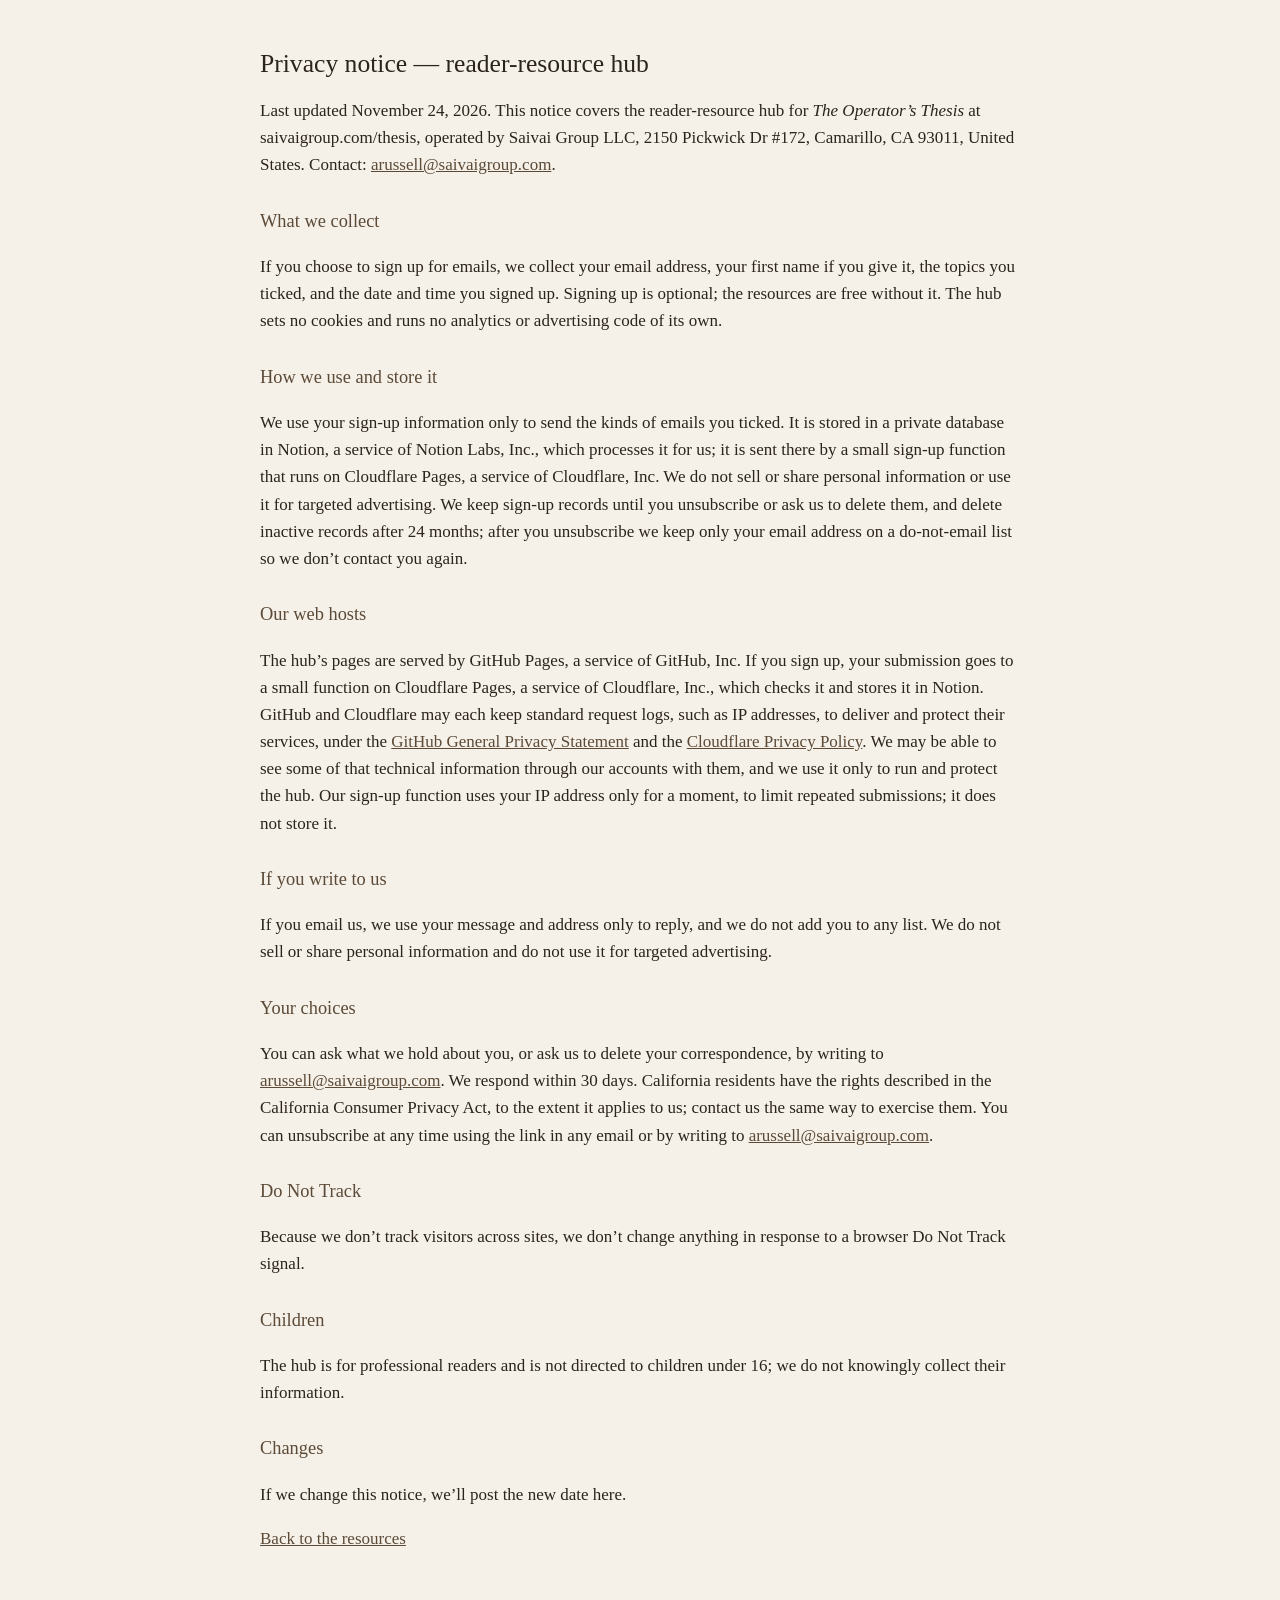
<file: thesis/privacy.html>
<!doctype html>
<html lang="en">
<head>
<meta charset="utf-8">
<meta name="viewport" content="width=device-width, initial-scale=1">
<title>Privacy — Reader Resources, The Operator’s Thesis</title>
<meta name="description" content="Privacy notice for the reader-resource hub for The Operator’s Thesis at saivaigroup.com/thesis.">
<link rel="canonical" href="https://saivaigroup.com/thesis/privacy.html">
<link rel="icon" href="assets/favicon.svg" type="image/svg+xml">
<meta name="theme-color" content="#181410">
<style>
  html, body { background:#f6f1e8; }
  body { margin:0; color:#2b241c; font:17px/1.6 Georgia, "Times New Roman", serif; }
  .wrap { max-width:760px; margin:0 auto; padding:32px 16px 48px; }
  h1 { font-weight:normal; font-size:1.6rem; line-height:1.2; }
  h2 { font-weight:normal; font-size:1.15rem; color:#5b4a38; margin-top:28px; }
  a { color:#5b4a38; }
  a:focus-visible { outline:2px solid #5b4a38; outline-offset:3px; }
</style>
</head>
<body>
<main class="wrap">
  <h1>Privacy notice — reader-resource hub</h1>
  <p>Last updated November 24, 2026. This notice covers the reader-resource hub for <em>The Operator’s Thesis</em> at saivaigroup.com/thesis, operated by Saivai Group LLC, 2150 Pickwick Dr #172, Camarillo, CA 93011, United States. Contact: <a href="mailto:arussell@saivaigroup.com">arussell@saivaigroup.com</a>.</p>
  <h2>What we collect</h2>
  <p>If you choose to sign up for emails, we collect your email address, your first name if you give it, the topics you ticked, and the date and time you signed up. Signing up is optional; the resources are free without it. The hub sets no cookies and runs no analytics or advertising code of its own.</p>
  <h2>How we use and store it</h2>
  <p>We use your sign-up information only to send the kinds of emails you ticked. It is stored in a private database in Notion, a service of Notion Labs, Inc., which processes it for us; it is sent there by a small sign-up function that runs on Cloudflare Pages, a service of Cloudflare, Inc. We do not sell or share personal information or use it for targeted advertising. We keep sign-up records until you unsubscribe or ask us to delete them, and delete inactive records after 24 months; after you unsubscribe we keep only your email address on a do-not-email list so we don’t contact you again.</p>
  <h2>Our web hosts</h2>
  <p>The hub’s pages are served by GitHub Pages, a service of GitHub, Inc. If you sign up, your submission goes to a small function on Cloudflare Pages, a service of Cloudflare, Inc., which checks it and stores it in Notion. GitHub and Cloudflare may each keep standard request logs, such as IP addresses, to deliver and protect their services, under the <a href="https://docs.github.com/en/site-policy/privacy-policies/github-general-privacy-statement">GitHub General Privacy Statement</a> and the <a href="https://www.cloudflare.com/privacypolicy/">Cloudflare Privacy Policy</a>. We may be able to see some of that technical information through our accounts with them, and we use it only to run and protect the hub. Our sign-up function uses your IP address only for a moment, to limit repeated submissions; it does not store it.</p>
  <h2>If you write to us</h2>
  <p>If you email us, we use your message and address only to reply, and we do not add you to any list. We do not sell or share personal information and do not use it for targeted advertising.</p>
  <h2>Your choices</h2>
  <p>You can ask what we hold about you, or ask us to delete your correspondence, by writing to <a href="mailto:arussell@saivaigroup.com">arussell@saivaigroup.com</a>. We respond within 30 days. California residents have the rights described in the California Consumer Privacy Act, to the extent it applies to us; contact us the same way to exercise them. You can unsubscribe at any time using the link in any email or by writing to <a href="mailto:arussell@saivaigroup.com">arussell@saivaigroup.com</a>.</p>
  <h2>Do Not Track</h2>
  <p>Because we don’t track visitors across sites, we don’t change anything in response to a browser Do Not Track signal.</p>
  <h2>Children</h2>
  <p>The hub is for professional readers and is not directed to children under 16; we do not knowingly collect their information.</p>
  <h2>Changes</h2>
  <p>If we change this notice, we’ll post the new date here.</p>
  <p><a href="./">Back to the resources</a></p>
</main>
</body>
</html>
</file>
<file: styles.css>
/* ============================================================
   SAIVAI GROUP — GLOBAL STYLES
   Aesthetic: "Authoritative Intelligence"
   Palette: Navy #0D1B3E | Gold #C9A84C | White #FFFFFF | Gray #F7F8FA | Teal #0A7EA4
   Typography: Playfair Display (headlines) + Inter (body)
   ============================================================ */

*, *::before, *::after { box-sizing: border-box; margin: 0; padding: 0; }

:root {
  --navy:      #0D1B3E;
  --navy-mid:  #162447;
  --navy-light:#1E3A5F;
  --gold:      #C9A84C;
  --gold-light:#E2C97A;
  --white:     #FFFFFF;
  --gray-50:   #F7F8FA;
  --gray-100:  #EEF0F4;
  --gray-300:  #C5C9D4;
  --gray-500:  #7A8099;
  --teal:      #0A7EA4;
  --teal-light:#12A3D0;
  --font-serif: 'Playfair Display', Georgia, serif;
  --font-sans:  'Inter', system-ui, -apple-system, sans-serif;
  --max-w: 1200px;
  --section-pad: 100px 0;
  --radius: 12px;
  --shadow: 0 4px 24px rgba(13,27,62,0.12);
  --shadow-lg: 0 12px 48px rgba(13,27,62,0.2);
}

html { scroll-behavior: smooth; font-size: 16px; }

body {
  font-family: var(--font-sans);
  color: var(--navy);
  background: var(--white);
  line-height: 1.6;
  overflow-x: hidden;
}

a { text-decoration: none; color: inherit; }
img { max-width: 100%; display: block; }

.container {
  max-width: var(--max-w);
  margin: 0 auto;
  padding: 0 24px;
}

.desktop-only { display: inline; }

/* ============================================================
   BUTTONS
   ============================================================ */
.btn-primary {
  display: inline-block;
  background: var(--gold);
  color: var(--navy);
  font-family: var(--font-sans);
  font-weight: 700;
  font-size: 0.95rem;
  letter-spacing: 0.03em;
  padding: 14px 32px;
  border-radius: 6px;
  transition: background 0.2s, transform 0.15s, box-shadow 0.2s;
  box-shadow: 0 2px 12px rgba(201,168,76,0.3);
}
.btn-primary:hover { background: var(--gold-light); transform: translateY(-1px); box-shadow: 0 4px 20px rgba(201,168,76,0.45); }
.btn-primary.large { font-size: 1.05rem; padding: 16px 40px; }

.btn-ghost {
  display: inline-block;
  background: transparent;
  color: var(--white);
  font-family: var(--font-sans);
  font-weight: 600;
  font-size: 0.95rem;
  padding: 14px 28px;
  border: 1.5px solid rgba(255,255,255,0.4);
  border-radius: 6px;
  transition: border-color 0.2s, background 0.2s;
}
.btn-ghost:hover { border-color: var(--gold); background: rgba(201,168,76,0.08); color: var(--gold); }

/* ============================================================
   SECTION TYPOGRAPHY
   ============================================================ */
.section-eyebrow {
  font-family: var(--font-sans);
  font-size: 0.75rem;
  font-weight: 700;
  letter-spacing: 0.15em;
  text-transform: uppercase;
  color: var(--gold);
  margin-bottom: 12px;
}
.section-eyebrow.light { color: var(--gold-light); }

.section-headline {
  font-family: var(--font-serif);
  font-size: clamp(2rem, 4vw, 2.8rem);
  font-weight: 700;
  line-height: 1.2;
  color: var(--navy);
  margin-bottom: 20px;
}
.section-headline.light { color: var(--white); }

.section-sub {
  font-size: 1.1rem;
  color: var(--gray-500);
  max-width: 680px;
  line-height: 1.7;
}

.section-header.centered { text-align: center; display: flex; flex-direction: column; align-items: center; margin-bottom: 60px; }

/* ============================================================
   NAVIGATION
   ============================================================ */
.navbar {
  position: fixed;
  top: 0; left: 0; right: 0;
  z-index: 1000;
  padding: 0;
  transition: background 0.3s, box-shadow 0.3s, padding 0.3s;
}
.navbar.scrolled {
  background: rgba(13,27,62,0.97);
  backdrop-filter: blur(12px);
  box-shadow: 0 2px 20px rgba(0,0,0,0.3);
}
.nav-inner {
  max-width: var(--max-w);
  margin: 0 auto;
  padding: 0 24px;
  height: 72px;
  display: flex;
  align-items: center;
  justify-content: space-between;
}
.nav-logo { display: flex; align-items: center; }
.nav-logo-img { height: 44px; width: auto; }
.nav-links { display: flex; align-items: center; gap: 32px; }
.nav-link {
  font-family: var(--font-sans);
  font-size: 0.9rem;
  font-weight: 500;
  color: rgba(255,255,255,0.85);
  transition: color 0.2s;
}
.nav-link:hover { color: var(--gold); }
.nav-cta {
  display: inline-block;
  background: var(--gold);
  color: var(--navy);
  font-weight: 700;
  font-size: 0.85rem;
  padding: 10px 22px;
  border-radius: 5px;
  transition: background 0.2s;
}
.nav-cta:hover { background: var(--gold-light); }
.nav-hamburger {
  display: none;
  flex-direction: column;
  gap: 5px;
  background: none;
  border: none;
  cursor: pointer;
  padding: 4px;
}
.nav-hamburger span {
  display: block;
  width: 24px;
  height: 2px;
  background: var(--white);
  border-radius: 2px;
  transition: transform 0.2s;
}

/* ============================================================
   HERO
   ============================================================ */
.hero {
  min-height: 100vh;
  background: var(--navy);
  position: relative;
  display: flex;
  flex-direction: column;
  justify-content: center;
  padding-top: 72px;
  overflow: hidden;
}
.hero-bg-grid {
  position: absolute;
  inset: 0;
  background-image:
    linear-gradient(rgba(201,168,76,0.04) 1px, transparent 1px),
    linear-gradient(90deg, rgba(201,168,76,0.04) 1px, transparent 1px);
  background-size: 60px 60px;
  pointer-events: none;
}
.hero-glow {
  position: absolute;
  top: -200px;
  right: -200px;
  width: 700px;
  height: 700px;
  background: radial-gradient(circle, rgba(10,126,164,0.15) 0%, transparent 70%);
  pointer-events: none;
}
.hero-inner {
  display: grid;
  grid-template-columns: 1fr 420px;
  gap: 60px;
  align-items: center;
  padding-top: 80px;
  padding-bottom: 80px;
}
.hero-eyebrow {
  font-family: var(--font-sans);
  font-size: 0.75rem;
  font-weight: 700;
  letter-spacing: 0.15em;
  text-transform: uppercase;
  color: var(--gold);
  margin-bottom: 20px;
}
.hero-headline {
  font-family: var(--font-serif);
  font-size: clamp(2.4rem, 5vw, 3.8rem);
  font-weight: 900;
  line-height: 1.1;
  color: var(--white);
  margin-bottom: 24px;
}
.hero-sub {
  font-size: 1.15rem;
  color: rgba(255,255,255,0.75);
  line-height: 1.75;
  max-width: 580px;
  margin-bottom: 40px;
}
.hero-ctas { display: flex; gap: 16px; flex-wrap: wrap; }

.hero-visual { display: flex; justify-content: center; }
.hero-card {
  position: relative;
  width: 360px;
}
.hero-card-inner {
  position: relative;
  border-radius: 16px;
  overflow: hidden;
  border: 1px solid rgba(201,168,76,0.25);
  box-shadow: 0 24px 80px rgba(0,0,0,0.4);
}
.hero-photo {
  width: 100%;
  height: 420px;
  object-fit: cover;
  object-position: top center;
  display: block;
}
.hero-card-badge {
  position: absolute;
  bottom: 16px;
  left: 16px;
  right: 16px;
  background: rgba(13,27,62,0.9);
  backdrop-filter: blur(8px);
  border: 1px solid rgba(201,168,76,0.3);
  border-radius: 8px;
  padding: 10px 16px;
  display: flex;
  align-items: center;
  gap: 10px;
  font-size: 0.85rem;
  color: var(--white);
  font-weight: 500;
}
.badge-dot {
  width: 8px; height: 8px;
  background: #22c55e;
  border-radius: 50%;
  flex-shrink: 0;
  animation: pulse-dot 2s ease-in-out infinite;
}
@keyframes pulse-dot {
  0%, 100% { box-shadow: 0 0 0 0 rgba(34,197,94,0.4); }
  50% { box-shadow: 0 0 0 6px rgba(34,197,94,0); }
}

/* Trust Bar */
.trust-bar {
  background: rgba(255,255,255,0.04);
  border-top: 1px solid rgba(201,168,76,0.15);
  padding: 18px 0;
}
.trust-bar-inner {
  max-width: var(--max-w);
  margin: 0 auto;
  padding: 0 24px;
  display: flex;
  align-items: center;
  justify-content: center;
  flex-wrap: wrap;
  gap: 12px;
}
.trust-item {
  font-size: 0.8rem;
  font-weight: 600;
  color: rgba(255,255,255,0.7);
  letter-spacing: 0.05em;
  display: flex;
  align-items: center;
  gap: 6px;
}
.trust-icon { color: var(--gold); }
.trust-sep { color: rgba(201,168,76,0.3); font-size: 1.2rem; }

/* ============================================================
   SECTION BACKGROUNDS
   ============================================================ */
.section-light { padding: var(--section-pad); background: var(--gray-50); }
.section-dark { padding: var(--section-pad); background: var(--navy); }

/* ============================================================
   PROBLEM SECTION
   ============================================================ */
.problem-grid {
  display: grid;
  grid-template-columns: repeat(3, 1fr);
  gap: 32px;
}
.problem-card {
  background: var(--white);
  border-radius: var(--radius);
  padding: 36px 32px;
  border: 1px solid var(--gray-100);
  box-shadow: var(--shadow);
  transition: transform 0.2s, box-shadow 0.2s;
}
.problem-card:hover { transform: translateY(-4px); box-shadow: var(--shadow-lg); }
.problem-icon { font-size: 2rem; margin-bottom: 16px; }
.problem-title {
  font-family: var(--font-serif);
  font-size: 1.2rem;
  font-weight: 700;
  color: var(--navy);
  margin-bottom: 12px;
}
.problem-body { font-size: 0.95rem; color: var(--gray-500); line-height: 1.7; }

/* ============================================================
   ABOUT SECTION
   ============================================================ */
.about-inner {
  display: grid;
  grid-template-columns: 380px 1fr;
  gap: 80px;
  align-items: start;
}
.about-photo-frame { position: relative; }
.about-photo {
  width: 100%;
  border-radius: 16px;
  object-fit: cover;
  object-position: top center;
  height: 480px;
  border: 1px solid rgba(201,168,76,0.2);
}
.about-credentials {
  position: absolute;
  bottom: -20px;
  left: 50%;
  transform: translateX(-50%);
  display: flex;
  gap: 8px;
  background: var(--navy-mid);
  border: 1px solid rgba(201,168,76,0.3);
  border-radius: 40px;
  padding: 10px 20px;
}
.cred-item {
  font-family: var(--font-sans);
  font-size: 0.75rem;
  font-weight: 800;
  letter-spacing: 0.1em;
  color: var(--gold);
  padding: 4px 10px;
  background: rgba(201,168,76,0.1);
  border-radius: 20px;
}
.about-body {
  font-size: 1rem;
  color: rgba(255,255,255,0.75);
  line-height: 1.8;
  margin-bottom: 20px;
}
.about-quote {
  border-left: 3px solid var(--gold);
  padding: 16px 24px;
  margin: 32px 0;
  background: rgba(201,168,76,0.06);
  border-radius: 0 8px 8px 0;
  font-family: var(--font-serif);
  font-style: italic;
  font-size: 1.1rem;
  color: rgba(255,255,255,0.9);
  line-height: 1.7;
}
.about-quote cite {
  display: block;
  font-style: normal;
  font-family: var(--font-sans);
  font-size: 0.85rem;
  color: var(--gold);
  margin-top: 10px;
  font-weight: 600;
}
.about-stats {
  display: flex;
  gap: 40px;
  margin-top: 40px;
  padding-top: 32px;
  border-top: 1px solid rgba(201,168,76,0.15);
}
.stat-number {
  font-family: var(--font-serif);
  font-size: 2.4rem;
  font-weight: 900;
  color: var(--gold);
  line-height: 1;
  margin-bottom: 6px;
}
.stat-label {
  font-size: 0.8rem;
  color: rgba(255,255,255,0.55);
  line-height: 1.4;
  max-width: 100px;
}

/* ============================================================
   SERVICES SECTION
   ============================================================ */
.services-grid {
  display: grid;
  grid-template-columns: repeat(2, 1fr);
  gap: 32px;
}
.service-card {
  background: var(--white);
  border-radius: var(--radius);
  padding: 40px 36px;
  border: 1px solid var(--gray-100);
  box-shadow: var(--shadow);
  position: relative;
  overflow: hidden;
  transition: transform 0.2s, box-shadow 0.2s;
}
.service-card::before {
  content: '';
  position: absolute;
  top: 0; left: 0; right: 0;
  height: 3px;
  background: linear-gradient(90deg, var(--gold), var(--teal));
}
.service-card:hover { transform: translateY(-4px); box-shadow: var(--shadow-lg); }
.service-number {
  font-family: var(--font-serif);
  font-size: 3rem;
  font-weight: 900;
  color: var(--gray-100);
  line-height: 1;
  margin-bottom: 8px;
}
.service-icon { font-size: 1.8rem; margin-bottom: 16px; }
.service-title {
  font-family: var(--font-serif);
  font-size: 1.3rem;
  font-weight: 700;
  color: var(--navy);
  margin-bottom: 12px;
}
.service-outcome {
  font-size: 0.9rem;
  color: var(--teal);
  background: rgba(10,126,164,0.06);
  border-radius: 6px;
  padding: 10px 14px;
  margin-bottom: 16px;
  line-height: 1.5;
}
.service-body { font-size: 0.95rem; color: var(--gray-500); line-height: 1.7; margin-bottom: 24px; }
.service-cta {
  font-size: 0.9rem;
  font-weight: 700;
  color: var(--gold);
  letter-spacing: 0.02em;
  transition: color 0.2s;
}
.service-cta:hover { color: var(--teal); }

/* ============================================================
   CONVERGENCE (AI + HEALTHCARE) SECTION
   ============================================================ */
.convergence { position: relative; overflow: hidden; }
.convergence-inner {
  display: grid;
  grid-template-columns: 1fr 420px;
  gap: 80px;
  align-items: center;
}
.convergence-body {
  font-size: 1rem;
  color: rgba(255,255,255,0.72);
  line-height: 1.8;
  margin-bottom: 20px;
}
.convergence-stats {
  display: grid;
  grid-template-columns: 1fr 1fr;
  gap: 24px;
}
.conv-stat {
  background: rgba(255,255,255,0.04);
  border: 1px solid rgba(201,168,76,0.15);
  border-radius: 12px;
  padding: 28px 24px;
}
.conv-stat-number {
  font-family: var(--font-serif);
  font-size: 2.2rem;
  font-weight: 900;
  color: var(--gold);
  line-height: 1;
  margin-bottom: 8px;
}
.conv-stat-label { font-size: 0.82rem; color: rgba(255,255,255,0.55); line-height: 1.5; }

/* ============================================================
   RESULTS SECTION
   ============================================================ */
.results-grid {
  display: grid;
  grid-template-columns: repeat(2, 1fr);
  gap: 32px;
  margin-bottom: 24px;
}
.result-card {
  background: var(--white);
  border-radius: var(--radius);
  padding: 36px 32px;
  border: 1px solid var(--gray-100);
  box-shadow: var(--shadow);
}
.result-metric {
  font-family: var(--font-sans);
  font-size: 0.7rem;
  font-weight: 800;
  letter-spacing: 0.15em;
  text-transform: uppercase;
  color: var(--white);
  background: var(--navy);
  display: inline-block;
  padding: 4px 12px;
  border-radius: 4px;
  margin-bottom: 12px;
}
.result-title {
  font-family: var(--font-serif);
  font-size: 1.2rem;
  font-weight: 700;
  color: var(--navy);
  margin-bottom: 12px;
}
.result-body { font-size: 0.95rem; color: var(--gray-500); line-height: 1.7; margin-bottom: 16px; }
.result-tag {
  font-size: 0.78rem;
  font-weight: 600;
  color: var(--teal);
  letter-spacing: 0.05em;
}
.results-disclaimer {
  text-align: center;
  font-size: 0.82rem;
  color: var(--gray-300);
  padding-top: 8px;
}

/* ============================================================
   SPEAKING SECTION
   ============================================================ */
.speaking-inner {
  display: grid;
  grid-template-columns: 1fr 420px;
  gap: 80px;
  align-items: start;
}
.speaking-body {
  font-size: 1rem;
  color: rgba(255,255,255,0.72);
  line-height: 1.8;
  margin-bottom: 32px;
}
.speaking-topics { margin-bottom: 36px; display: flex; flex-direction: column; gap: 14px; }
.topic-item {
  display: flex;
  align-items: flex-start;
  gap: 12px;
  font-size: 0.95rem;
  color: rgba(255,255,255,0.82);
  line-height: 1.5;
}
.topic-dot { color: var(--gold); flex-shrink: 0; margin-top: 2px; }
.speaking-img {
  width: 100%;
  border-radius: 16px;
  object-fit: cover;
  height: 320px;
  border: 1px solid rgba(201,168,76,0.15);
  margin-bottom: 24px;
}
.speaking-ai-note {
  background: rgba(255,255,255,0.04);
  border: 1px solid rgba(201,168,76,0.2);
  border-radius: 10px;
  padding: 20px 20px;
  display: flex;
  gap: 14px;
  align-items: flex-start;
}
.ai-note-icon { font-size: 1.4rem; flex-shrink: 0; margin-top: 2px; }
.ai-note-text { font-size: 0.88rem; color: rgba(255,255,255,0.7); line-height: 1.6; }
.ai-note-link { color: var(--gold); font-weight: 600; display: inline-block; margin-top: 6px; }
.ai-note-link:hover { color: var(--gold-light); }

/* ============================================================
   CONTACT SECTION
   ============================================================ */
.section-contact {
  padding: var(--section-pad);
  background: var(--navy);
  position: relative;
  overflow: hidden;
}
.contact-bg-grid {
  position: absolute;
  inset: 0;
  background-image:
    linear-gradient(rgba(201,168,76,0.03) 1px, transparent 1px),
    linear-gradient(90deg, rgba(201,168,76,0.03) 1px, transparent 1px);
  background-size: 60px 60px;
  pointer-events: none;
}
.contact-inner {
  display: grid;
  grid-template-columns: 1fr 340px;
  gap: 80px;
  align-items: center;
  position: relative;
}
.contact-headline {
  font-family: var(--font-serif);
  font-size: clamp(2rem, 4vw, 3rem);
  font-weight: 900;
  color: var(--white);
  line-height: 1.15;
  margin-bottom: 20px;
}
.contact-headline .gold { color: var(--gold); }
.contact-sub {
  font-size: 1.05rem;
  color: rgba(255,255,255,0.65);
  line-height: 1.75;
  margin-bottom: 40px;
  max-width: 520px;
}
.contact-options { display: flex; flex-direction: column; gap: 24px; }
.contact-alt { display: flex; flex-direction: column; gap: 12px; }
.contact-item { display: flex; align-items: center; gap: 12px; }
.contact-icon { font-size: 1rem; width: 24px; text-align: center; }
.contact-link {
  font-size: 0.95rem;
  color: rgba(255,255,255,0.75);
  transition: color 0.2s;
}
.contact-link:hover { color: var(--gold); }

.qr-panel {
  background: var(--white);
  border-radius: 16px;
  padding: 32px 28px;
  text-align: center;
  box-shadow: 0 16px 60px rgba(0,0,0,0.3);
}
.qr-label {
  font-family: var(--font-sans);
  font-size: 0.7rem;
  font-weight: 800;
  letter-spacing: 0.15em;
  text-transform: uppercase;
  color: var(--gray-500);
  margin-bottom: 20px;
}
.qr-img {
  width: 200px;
  height: 200px;
  margin: 0 auto 16px;
  border-radius: 8px;
}
.qr-url {
  font-family: var(--font-sans);
  font-size: 0.88rem;
  font-weight: 700;
  color: var(--navy);
  margin-bottom: 4px;
}
.qr-sub { font-size: 0.78rem; color: var(--gray-300); }

/* ============================================================
   FOOTER
   ============================================================ */
.footer {
  background: #080F1F;
  padding: 60px 0 32px;
}
.footer-inner { display: flex; flex-direction: column; gap: 48px; }
.footer-top { display: flex; justify-content: space-between; gap: 60px; flex-wrap: wrap; }
.footer-logo { height: 40px; width: auto; margin-bottom: 16px; }
.footer-tagline { font-size: 0.9rem; color: rgba(255,255,255,0.55); margin-bottom: 6px; }
.footer-location { font-size: 0.82rem; color: rgba(255,255,255,0.35); }
.footer-links { display: flex; gap: 60px; }
.footer-col { display: flex; flex-direction: column; gap: 12px; }
.footer-col-title {
  font-size: 0.72rem;
  font-weight: 800;
  letter-spacing: 0.12em;
  text-transform: uppercase;
  color: var(--gold);
  margin-bottom: 4px;
}
.footer-link { font-size: 0.88rem; color: rgba(255,255,255,0.5); transition: color 0.2s; }
.footer-link:hover { color: var(--gold); }
.footer-bottom { border-top: 1px solid rgba(255,255,255,0.08); padding-top: 28px; }
.footer-legal p { font-size: 0.82rem; color: rgba(255,255,255,0.3); line-height: 1.6; margin-bottom: 8px; }
.footer-disclaimer { font-size: 0.75rem !important; max-width: 800px; }

/* ============================================================
   RESPONSIVE
   ============================================================ */
@media (max-width: 1024px) {
  .hero-inner { grid-template-columns: 1fr; gap: 40px; }
  .hero-visual { order: -1; }
  .hero-card { width: 100%; max-width: 380px; margin: 0 auto; }
  .about-inner { grid-template-columns: 1fr; gap: 60px; }
  .about-photo-frame { max-width: 380px; }
  .convergence-inner { grid-template-columns: 1fr; gap: 48px; }
  .speaking-inner { grid-template-columns: 1fr; gap: 48px; }
  .contact-inner { grid-template-columns: 1fr; gap: 48px; }
  .qr-panel { max-width: 320px; }
}

@media (max-width: 768px) {
  :root { --section-pad: 64px 0; }
  .desktop-only { display: none; }
  .nav-links { display: none; position: fixed; top: 72px; left: 0; right: 0; background: var(--navy); flex-direction: column; padding: 24px; gap: 20px; border-top: 1px solid rgba(201,168,76,0.15); }
  .nav-links.open { display: flex; }
  .nav-hamburger { display: flex; }
  .problem-grid { grid-template-columns: 1fr; }
  .services-grid { grid-template-columns: 1fr; }
  .results-grid { grid-template-columns: 1fr; }
  .convergence-stats { grid-template-columns: 1fr 1fr; }
  .about-stats { gap: 24px; flex-wrap: wrap; }
  .trust-bar-inner { gap: 8px; }
  .trust-sep { display: none; }
  .footer-top { flex-direction: column; }
  .footer-links { flex-direction: column; gap: 32px; }
}

@media (max-width: 480px) {
  .hero-ctas { flex-direction: column; }
  .convergence-stats { grid-template-columns: 1fr; }
}

/* ============================================================
   MOBILE OVERFLOW LOCK — prevents horizontal scroll/wobble
   ============================================================ */
html, body {
  overflow-x: hidden;
  max-width: 100%;
  width: 100%;
  position: relative;
}

/* Every direct child of body must not exceed viewport */
body > * {
  max-width: 100%;
  overflow-x: hidden;
}

/* Sections and containers */
section, header, footer, nav, .container {
  max-width: 100%;
  box-sizing: border-box;
}

/* Hero glow — was positioned at -200px right, causing overflow */
.hero-glow {
  right: -100px;
  max-width: 100vw;
  overflow: hidden;
}

/* ============================================================
   SERVICE LIST (missing from original styles)
   ============================================================ */
.service-list {
  list-style: none;
  padding: 0;
  margin: 0 0 16px 0;
  display: flex;
  flex-direction: column;
  gap: 8px;
}
.service-list li {
  font-size: 0.9rem;
  color: var(--gray-500);
  padding-left: 16px;
  position: relative;
  line-height: 1.5;
}
.service-list li::before {
  content: '→';
  position: absolute;
  left: 0;
  color: var(--gold);
  font-size: 0.8rem;
}
.service-card.service-featured {
  grid-column: 1 / -1;
  background: linear-gradient(135deg, var(--navy) 0%, var(--navy-mid) 100%);
  color: var(--white);
}
.service-card.service-featured .service-title { color: var(--white); }
.service-card.service-featured .service-body { color: rgba(255,255,255,0.72); }
.service-card.service-featured .service-list li { color: rgba(255,255,255,0.72); }

/* ============================================================
   ABOUT STATS (missing sub-classes)
   ============================================================ */
.about-stat {
  display: flex;
  flex-direction: column;
  gap: 4px;
}
.about-stat-number {
  font-family: var(--font-serif);
  font-size: 2rem;
  font-weight: 900;
  color: var(--navy);
  line-height: 1;
}
.about-stat-label {
  font-size: 0.8rem;
  color: var(--gray-500);
  line-height: 1.4;
}

/* ============================================================
   PROCESS SECTION (missing entirely)
   ============================================================ */
.process-steps {
  display: flex;
  flex-direction: column;
  gap: 0;
  max-width: 800px;
  margin: 0 auto;
}
.process-step {
  display: flex;
  gap: 32px;
  align-items: flex-start;
  padding: 32px 0;
}
.process-num {
  font-family: var(--font-serif);
  font-size: 3.5rem;
  font-weight: 900;
  color: var(--gray-100);
  line-height: 1;
  flex-shrink: 0;
  width: 80px;
  text-align: center;
}
.process-content { flex: 1; min-width: 0; }
.process-title {
  font-family: var(--font-serif);
  font-size: 1.25rem;
  font-weight: 700;
  color: var(--navy);
  margin-bottom: 12px;
}
.process-body {
  font-size: 0.95rem;
  color: var(--gray-500);
  line-height: 1.75;
}
.process-connector {
  width: 2px;
  height: 32px;
  background: linear-gradient(180deg, var(--gold), transparent);
  margin-left: 39px;
  opacity: 0.4;
}

/* ============================================================
   BOOKING OPTIONS (missing entirely)
   ============================================================ */
.booking-options {
  display: grid;
  grid-template-columns: 1fr 1fr;
  gap: 24px;
  margin-bottom: 32px;
}
.booking-option {
  background: rgba(255,255,255,0.04);
  border: 1px solid rgba(255,255,255,0.1);
  border-radius: 12px;
  padding: 28px 24px;
  display: flex;
  flex-direction: column;
  gap: 10px;
}
.booking-option.booking-option-featured {
  border-color: var(--gold);
  background: rgba(201,168,76,0.06);
}
.booking-option-label {
  font-size: 0.65rem;
  font-weight: 800;
  letter-spacing: 0.14em;
  text-transform: uppercase;
  color: var(--gold);
}
.booking-option-title {
  font-family: var(--font-serif);
  font-size: 1.15rem;
  font-weight: 700;
  color: var(--white);
}
.booking-option-desc {
  font-size: 0.88rem;
  color: rgba(255,255,255,0.6);
  line-height: 1.65;
  flex: 1;
}
.booking-btn {
  margin-top: 8px;
  align-self: flex-start;
}
.btn-ghost-navy {
  display: inline-block;
  background: transparent;
  color: rgba(255,255,255,0.8);
  font-family: var(--font-sans);
  font-weight: 600;
  font-size: 0.9rem;
  padding: 12px 24px;
  border: 1.5px solid rgba(255,255,255,0.25);
  border-radius: 6px;
  cursor: pointer;
  transition: border-color 0.2s, color 0.2s;
}
.btn-ghost-navy:hover { border-color: var(--gold); color: var(--gold); }

/* ============================================================
   ATTRIBUTION PANEL (missing entirely)
   ============================================================ */
.attribution-panel {
  margin-top: 24px;
  padding-top: 24px;
  border-top: 1px solid rgba(255,255,255,0.08);
}
.attribution-label {
  font-size: 0.75rem;
  font-weight: 700;
  letter-spacing: 0.1em;
  text-transform: uppercase;
  color: rgba(255,255,255,0.4);
  margin-bottom: 12px;
}
.attribution-options {
  display: flex;
  flex-wrap: wrap;
  gap: 8px;
}
.attribution-btn {
  font-size: 0.8rem;
  font-weight: 600;
  color: rgba(255,255,255,0.55);
  background: rgba(255,255,255,0.05);
  border: 1px solid rgba(255,255,255,0.1);
  border-radius: 20px;
  padding: 6px 14px;
  transition: color 0.2s, border-color 0.2s;
}
.attribution-btn:hover { color: var(--gold); border-color: rgba(201,168,76,0.4); }

/* ============================================================
   COMPREHENSIVE MOBILE FIXES — no horizontal scroll/wobble
   ============================================================ */
@media (max-width: 768px) {
  /* Lock all sections */
  .hero, .async-section, .section-light, .section-dark,
  .section-contact, .footer, #about, #process, #speaking {
    overflow-x: hidden;
    max-width: 100vw;
  }

  /* Hero glow must not cause overflow */
  .hero-glow { display: none; }
  .hero-bg-grid { width: 100%; }

  /* Booking options stack on mobile */
  .booking-options { grid-template-columns: 1fr; }

  /* Process step: tighter on mobile */
  .process-step { gap: 16px; padding: 24px 0; }
  .process-num { font-size: 2.5rem; width: 56px; }
  .process-connector { margin-left: 27px; }

  /* Attribution wraps cleanly */
  .attribution-options { gap: 6px; }

  /* Service featured card full width */
  .service-card.service-featured { grid-column: 1; }

  /* About credentials pill — was overflowing */
  .about-credentials {
    position: static;
    transform: none;
    flex-wrap: wrap;
    justify-content: center;
    border-radius: 12px;
    margin-top: 16px;
    width: 100%;
  }

  /* Async inner already handled but reinforce */
  .async-inner { overflow-x: hidden; }

  /* Nav menu must not cause overflow */
  .nav-links {
    width: 100%;
    left: 0;
    right: 0;
    box-sizing: border-box;
  }

  /* Contact inner */
  .contact-inner { overflow-x: hidden; }

  /* Footer */
  .footer-links { gap: 24px; }

  /* QR panel on mobile */
  .qr-panel { max-width: 100%; }

  /* Sync session grid */
  .sync-session-grid { grid-template-columns: 1fr 1fr; }

  /* Convergence stats */
  .convergence-stats { overflow-x: hidden; }

  /* Trust bar */
  .trust-bar-inner { overflow-x: hidden; }
}

@media (max-width: 480px) {
  /* Tightest mobile — iPhone SE etc */
  .container { padding: 0 16px; }
  .hero-inner { padding-top: 48px; padding-bottom: 48px; }
  .hero-card { width: 100%; }
  .hero-photo { height: 320px; }
  .booking-btn { width: 100%; text-align: center; }
  .sync-session-grid { grid-template-columns: 1fr; }
  .process-step { flex-direction: column; gap: 8px; }
  .process-num { font-size: 2rem; width: auto; }
  .process-connector { margin-left: 16px; }
  .about-credentials { display: none; } /* hide pill on very small screens */
  .attribution-options { flex-direction: column; }
  .attribution-btn { text-align: center; }
  .footer-links { flex-direction: column; gap: 24px; }
  .async-tier-title { font-size: 0.95rem; }
  .section-headline { font-size: 1.75rem; }
}

/* ============================================================
   BOOK — The Operator's Thesis
   ============================================================ */
.book-section {
  background: var(--white);
  padding: 0 0 72px;
  max-width: 100%;
  overflow-x: hidden;
}
.book-card {
  display: grid;
  grid-template-columns: 200px minmax(0, 1fr);
  gap: 28px 44px;
  align-items: center;
  max-width: 920px;
  margin: 0 auto;
  background: var(--gray-50);
  border: 1px solid var(--gray-100);
  border-radius: var(--radius);
  box-shadow: var(--shadow);
  padding: 28px 40px 28px 36px;
  position: relative;
}
.book-card::before {
  content: "";
  position: absolute;
  left: 0;
  top: 22px;
  bottom: 22px;
  width: 3px;
  background: var(--gold);
  border-radius: 0 2px 2px 0;
}
.book-cover-link {
  display: block;
  line-height: 0;
}
.book-cover-link img {
  width: 100%;
  height: auto;
  border-radius: 3px;
  box-shadow: 0 12px 28px rgba(13, 27, 62, 0.22);
}
.book-copy { min-width: 0; }
.book-copy .section-eyebrow { margin-bottom: 8px; }
.book-copy .section-headline {
  font-size: clamp(1.75rem, 2.4vw, 2.25rem);
  margin-bottom: 12px;
}
.book-subtitle {
  font-size: 1.05rem;
  color: var(--gray-500);
  line-height: 1.65;
  max-width: 38rem;
  margin-bottom: 12px;
}
.book-byline {
  font-size: 0.95rem;
  font-weight: 600;
  color: var(--navy);
  margin-bottom: 22px;
}
.book-links {
  display: flex;
  flex-direction: column;
  align-items: flex-start;
  gap: 10px;
}
.book-paperback {
  max-width: 100%;
  white-space: normal;
  text-align: center;
  line-height: 1.35;
  margin-bottom: 2px;
}
.book-format-link {
  display: block;
  font-size: 0.92rem;
  font-weight: 600;
  color: var(--navy-light);
  text-decoration: underline;
  text-underline-offset: 3px;
}
.book-format-link:hover { color: var(--gold); }
.book-cover-link:focus-visible,
.book-links a:focus-visible {
  outline: 2px solid var(--gold);
  outline-offset: 3px;
}

@media (max-width: 720px) {
  .book-section { padding-bottom: 48px; }
  .book-card {
    grid-template-columns: 1fr;
    justify-items: center;
    gap: 22px;
    padding: 28px 20px 28px 24px;
  }
  .book-cover-link { width: 188px; }
  .book-copy { width: 100%; }
}

@media (max-width: 420px) {
  .book-card { padding: 24px 16px 26px 20px; }
  .book-links .book-paperback {
    padding: 14px 18px;
    font-size: 0.9rem;
  }
}
</file>
<file: thesis/assets/css/site.css>
html, body { background: var(--ink); }

:root {
  /* Color */
  --ink: #181410;
  --on-ink: #EFE6D6;
  --on-ink-muted: #B9AC97;
  --brass: #C9B48A;
  --paper: #F6F1E8;
  --paper-2: #EDE5D8;
  --text: #2B241C;
  --text-muted: #6B6259;
  --accent: #5B4A38;
  --rule: #D8CFC2;
  --rule-strong: #8C7B66;
  --btn-on-ink-bg: #E8DCC4;
  --btn-on-ink-text: #181410;

  /* Focus */
  --focus-paper: #5B4A38;
  --focus-ink: #E8DCC4;
  --focus-width: 2px;
  --focus-offset: 3px;

  /* Type */
  --font-display: "Cormorant Garamond", Georgia, "Times New Roman", serif;
  --font-body: "Newsreader", Georgia, "Times New Roman", serif;
  --step--1: 13.5px;
  --step-0: 18px;
  --step-1: 24px;
  --step-2: 32px;
  --step-3: 42.6px;
  --step-4: 56.8px;
  --step-5: 75.7px;
  --h1: clamp(52px, 8.4vw, 124px);
  --h2: clamp(34px, 4.2vw, 56px);
  --lh-body: 1.6;
  --measure: 66ch;
  --num-size: 44px;
  --num-size-lg: 52px;
  --row-name-lg: 21px;
  --index-max: 1040px;
  --sc-tracking: .08em;
  --hero-subtitle: 22px;
  --cover-line: 34px;
  --wordmark: 22px;
  --ui-size: 16px;

  /* Space */
  --space-1: 4px;
  --space-2: 8px;
  --space-3: 12px;
  --space-4: 16px;
  --space-5: 24px;
  --space-6: 32px;
  --space-7: 48px;
  --space-8: 64px;
  --space-9: 96px;
  --space-10: 128px;
  --space-11: 160px;
  --section-pad: var(--space-10);
  --max: 1200px;
  --bar-h: 64px;
  --tap: 44px;
  --btn-h: 48px;

  /* Frame */
  --frame-inset: 24px;
  --frame-gap: 6px;
  --hairline: 1px;
  --ornament-w: 120px;
  --diamond: 7px;

  /* Media */
  --cover-max: 440px;
  --cover-max-mobile: 260px;
  --book-cover: 300px;
  --book-cover-mobile: 220px;

  /* Material */
  --radius: 2px;
  --shadow: 0 30px 60px -20px rgba(0, 0, 0, .55);

  /* Motion */
  --dur-1: 150ms;
  --dur-2: 250ms;
  --dur-3: 400ms;
  --dur-4: 700ms;
  --ease: cubic-bezier(.2, .7, .2, 1);
  --stagger: 80ms;
}

@media (max-width: 1023px) {
  :root { --section-pad: 80px; }
}
@media (max-width: 759px) {
  :root {
    --section-pad: var(--space-8);
    --frame-inset: var(--space-4);
    --num-size: var(--space-6);
    --hero-subtitle: 20px;
    --cover-line: 28px;
  }
}
@media (max-width: 479px) {
  :root { --step-0: 16.5px; }
}

@font-face {
  font-family: "Cormorant Garamond";
  src: url("../fonts/cormorant-garamond-var.woff") format("woff");
  font-weight: 300 700;
  font-style: normal;
  font-display: swap;
}
@font-face {
  font-family: "Cormorant Garamond";
  src: url("../fonts/cormorant-garamond-italic-var.woff") format("woff");
  font-weight: 300 700;
  font-style: italic;
  font-display: swap;
}
@font-face {
  font-family: "Newsreader";
  src: url("../fonts/newsreader-var.woff") format("woff");
  font-weight: 400 600;
  font-style: normal;
  font-display: swap;
}
@font-face {
  font-family: "Newsreader";
  src: url("../fonts/newsreader-italic.woff") format("woff");
  font-weight: 400;
  font-style: italic;
  font-display: swap;
}

/* Base */
*, *::before, *::after { box-sizing: border-box; }
html { -webkit-text-size-adjust: 100%; text-size-adjust: 100%; }
body {
  margin: 0;
  color: var(--text);
  font-family: var(--font-body);
  font-size: var(--step-0);
  line-height: var(--lh-body);
  font-optical-sizing: auto;
  -webkit-font-smoothing: antialiased;
  text-rendering: optimizeLegibility;
  --focus-color: var(--focus-paper);
}
img { display: block; max-width: 100%; height: auto; }
h1, h2, h3, p, ol, ul { margin: 0; }
ol, ul { padding: 0; list-style: none; }
a { color: var(--accent); text-underline-offset: .18em; text-decoration-thickness: var(--hairline); }
a:hover { text-decoration-thickness: var(--focus-width); }
:focus-visible {
  outline: var(--focus-width) solid var(--focus-color);
  outline-offset: var(--focus-offset);
  border-radius: var(--radius);
}
section[id] { scroll-margin-top: var(--bar-h); }
#bonus { scroll-margin-top: calc(var(--bar-h) + var(--space-6)); }

.vh {
  position: absolute !important;
  width: 1px; height: 1px;
  margin: -1px; padding: 0;
  overflow: hidden;
  clip: rect(0 0 0 0);
  clip-path: inset(50%);
  white-space: nowrap;
  border: 0;
}
.sc {
  font-family: var(--font-body);
  font-variant-caps: all-small-caps;
  letter-spacing: var(--sc-tracking);
}

.skip {
  position: absolute;
  z-index: 20;
  top: var(--space-2);
  left: var(--space-2);
  padding: var(--space-3) var(--space-4);
  background: var(--btn-on-ink-bg);
  color: var(--btn-on-ink-text);
  border-radius: var(--radius);
  font-weight: 600;
  transform: translateY(-200%);
  --focus-color: var(--focus-ink);
}
.skip:focus, .skip:focus-visible { transform: none; }

.wrap {
  width: 100%;
  max-width: calc(var(--max) + 2 * var(--space-6));
  margin: 0 auto;
  padding-inline: var(--space-6);
}
@media (max-width: 759px) {
  .wrap { padding-inline: var(--space-5); }
}

/* Buttons */
.btn {
  display: inline-flex;
  flex-direction: column;
  align-items: center;
  justify-content: center;
  min-height: var(--btn-h);
  padding: var(--space-2) var(--space-5);
  border: var(--hairline) solid transparent;
  border-radius: var(--radius);
  font-family: var(--font-body);
  font-size: var(--step-0);
  font-weight: 600;
  line-height: 1.2;
  text-decoration: none;
  text-align: center;
}
.btn-cream { background: var(--btn-on-ink-bg); color: var(--btn-on-ink-text); }
.btn-accent { background: var(--accent); color: var(--paper); }
.btn-outline-ink {
  flex-direction: row;
  gap: var(--space-2);
  border-color: var(--on-ink);
  color: var(--on-ink);
}
.btn-main { display: block; }
.btn-note {
  display: block;
  margin-top: var(--space-1);
  font-size: var(--step--1);
  font-weight: 400;
  font-variant-caps: all-small-caps;
  letter-spacing: var(--sc-tracking);
}
.btn:hover { text-decoration: none; transform: translateY(-1px); }

.text-link {
  display: inline-flex;
  align-items: center;
  gap: var(--space-1);
  min-height: var(--tap);
  font-weight: 500;
}
.arrow { flex: none; width: .7em; height: .7em; }

/* Top bar */
.bar {
  position: sticky;
  top: 0;
  z-index: 10;
  height: var(--bar-h);
  background: var(--ink);
  color: var(--on-ink);
  --focus-color: var(--focus-ink);
}
.bar-inner {
  display: flex;
  align-items: center;
  gap: var(--space-6);
  height: 100%;
  max-width: calc(var(--max) + 2 * var(--space-6));
  margin: 0 auto;
  padding-inline: var(--space-6);
}
.wordmark {
  margin-right: auto;
  color: var(--on-ink);
  font-family: var(--font-display);
  font-size: var(--wordmark);
  font-weight: 500;
  line-height: 1;
  white-space: nowrap;
  text-decoration: none;
}
.bar-nav ul { display: flex; gap: var(--space-5); }
.bar-nav a {
  display: inline-flex;
  align-items: center;
  min-height: var(--tap);
  color: var(--on-ink-muted);
  font-size: var(--step-0);
  font-variant-caps: all-small-caps;
  letter-spacing: var(--sc-tracking);
  text-decoration: none;
  white-space: nowrap;
}
.bar-nav a:hover, .bar-nav a[aria-current] { color: var(--on-ink); text-decoration: underline; text-decoration-color: var(--brass); }
.btn-bar {
  min-height: var(--tap);
  padding: var(--space-2) var(--space-4);
  font-size: var(--ui-size);
  white-space: nowrap;
}
@media (max-width: 1023px) {
  .bar-nav { display: none; }
}
@media (max-width: 759px) {
  .bar-inner { padding-inline: var(--space-4); gap: var(--space-4); }
  .btn-bar { padding-inline: var(--space-3); }
}
@media (max-width: 1199px) {
  .bar-long { display: none; }
}
@media (max-width: 439px) {
  .bar-ext { display: none; }
}

/* Hero */
.hero {
  position: relative;
  background: var(--ink);
  color: var(--on-ink);
  --focus-color: var(--focus-ink);
  --frame-in: calc(var(--frame-inset) + var(--frame-gap) + var(--hairline));
}
.frame { position: absolute; inset: 0; pointer-events: none; }
.fl { position: absolute; display: block; background: var(--btn-on-ink-bg); }
.fl-o { --at: var(--frame-inset); }
.fl-i { --at: var(--frame-in); opacity: .7; }
.fl-h { left: var(--at); right: var(--at); height: var(--hairline); }
.fl-v { top: var(--at); bottom: var(--at); width: var(--hairline); }
.fl-t { top: var(--at); }
.fl-b { bottom: var(--at); }
.fl-l { left: var(--at); }
.fl-r { right: var(--at); }

.hero-inner {
  position: relative;
  display: grid;
  grid-template-columns: minmax(0, 1.7fr) minmax(0, 1fr);
  align-items: center;
  gap: var(--space-8);
  max-width: calc(var(--max) + 2 * var(--space-6));
  margin: 0 auto;
  padding: calc(var(--frame-in) + var(--space-8)) calc(var(--frame-in) + var(--space-6));
}
.kicker {
  color: var(--brass);
  font-size: var(--step-0);
  line-height: 1.2;
  margin-bottom: var(--space-4);
}
h1 {
  font-family: var(--font-display);
  font-size: var(--h1);
  font-weight: 500;
  line-height: .95;
  letter-spacing: -.025em;
  color: var(--on-ink);
}
.hero-subtitle {
  max-width: 34ch;
  margin-top: var(--space-5);
  color: var(--on-ink-muted);
  font-size: var(--hero-subtitle);
  line-height: 1.35;
}
.ornament {
  position: relative;
  width: var(--ornament-w);
  height: var(--diamond);
  margin: var(--space-6) 0 var(--space-5);
}
.ornament::before {
  content: "";
  position: absolute;
  left: 0; right: 0; top: calc((var(--diamond) - var(--hairline)) / 2);
  height: var(--hairline);
  background: var(--brass);
}
.ornament span {
  position: absolute;
  left: calc(50% - var(--diamond) / 2);
  top: 0;
  width: var(--diamond);
  height: var(--diamond);
  background: var(--brass);
  transform: rotate(45deg);
}
.cover-line {
  font-family: var(--font-display);
  font-style: italic;
  font-weight: 400;
  font-size: var(--cover-line);
  line-height: 1.15;
  color: var(--on-ink);
}
.hero-sub {
  max-width: 52ch;
  margin-top: var(--space-4);
  color: var(--on-ink-muted);
}
.hero-actions {
  display: flex;
  flex-wrap: wrap;
  align-items: center;
  gap: var(--space-3) var(--space-6);
  margin-top: var(--space-6);
}
.hero-links { display: flex; flex-wrap: wrap; gap: 0 var(--space-5); }
.hero .text-link { color: var(--on-ink); }
.hero .text-link-quiet { color: var(--on-ink-muted); font-weight: 400; }
.byline {
  margin-top: var(--space-6);
  color: var(--on-ink-muted);
  font-size: var(--step-0);
}
.hero-cover { justify-self: end; width: 100%; max-width: var(--cover-max); }
.hero-cover img, .book-cover img { border-radius: var(--radius); }
.hero-cover img { box-shadow: var(--shadow); }

/* Hero book */
.hero .book {
  position: relative;
  aspect-ratio: 1849 / 2560;
  perspective: 1800px;
  perspective-origin: 100% 50%;
  container-type: inline-size;
}
.book-page, .book-glow, .hero .book-cover { position: absolute; inset: 0; }
.book-page {
  display: flex;
  flex-direction: column;
  align-items: center;
  justify-content: center;
  gap: 2.5%;
  padding: 14% 6% 14% 36%;
  background: var(--paper-2);
  border-radius: var(--radius);
  box-shadow: inset 18px 0 22px -12px rgba(24, 20, 16, .45);
  color: var(--text);
  text-align: center;
}
.book-page::before {
  content: "";
  position: absolute;
  inset: 8%;
  border: var(--hairline) solid var(--rule);
}
.book-page-title {
  font-family: var(--font-display);
  font-weight: 500;
  font-variant-caps: small-caps;
  font-size: 30px;
  font-size: 7cqw;
  line-height: 1.1;
  letter-spacing: .02em;
}
.book-page-line {
  font-family: var(--font-display);
  font-style: italic;
  font-size: 20px;
  font-size: 4.6cqw;
  line-height: 1.2;
}
.book-glow {
  inset: 0 0 0 30%;
  background: linear-gradient(90deg, rgba(232,220,196,0) 0%, rgba(232,220,196,.4) 52%, rgba(201,180,138,.22) 70%, rgba(201,180,138,0) 100%);
  opacity: .2;
  pointer-events: none;
}
.hero .book-cover {
  transform-origin: left center;
  transform: rotateY(-9deg);
  backface-visibility: hidden;
}
.hero .book-cover picture, .hero .book-cover img { display: block; width: 100%; height: 100%; }
@supports not (aspect-ratio: 1 / 1) {
  .hero .book-cover { position: relative; }
}

@media (max-width: 759px) {
  .hero-inner {
    grid-template-columns: minmax(0, 1fr);
    gap: var(--space-7);
    padding: calc(var(--frame-in) + var(--space-5)) calc(var(--frame-in) + var(--space-4)) calc(var(--frame-in) + var(--space-7));
  }
  .kicker { margin-bottom: var(--space-3); }
  .hero-subtitle { margin-top: var(--space-4); line-height: 1.3; }
  .ornament { margin: var(--space-4) 0; }
  .hero-sub { margin-top: var(--space-3); line-height: 1.5; }
  .hero-actions { margin-top: var(--space-5); gap: var(--space-2) var(--space-5); }
  .byline { margin-top: var(--space-4); }
  .hero-cover { justify-self: center; max-width: var(--cover-max-mobile); }
}

/* Bands */
.band { padding-block: var(--section-pad); }
.band-paper { background: var(--paper); }
.band-paper-2 { background: var(--paper-2); }
.band-ink { background: var(--ink); color: var(--on-ink); --focus-color: var(--focus-ink); }

h2 {
  max-width: 24ch;
  font-family: var(--font-display);
  font-size: var(--h2);
  font-weight: 500;
  line-height: 1.02;
  letter-spacing: -.02em;
  color: var(--text);
}
.prose { max-width: var(--measure); margin-top: var(--space-5); }
.prose p + p { margin-top: var(--space-4); }

/* Featured row */
.featured {
  display: grid;
  grid-template-columns: minmax(0, 1fr) auto;
  align-items: center;
  gap: var(--space-4) var(--space-6);
  margin-top: var(--space-8);
  padding-block: var(--space-6);
  border-top: var(--hairline) solid var(--accent);
  border-bottom: var(--hairline) solid var(--accent);
}
.featured-name {
  font-family: var(--font-display);
  font-size: var(--step-2);
  font-weight: 500;
  line-height: 1.15;
  max-width: 30ch;
}

/* Index rows */
.index { margin-top: var(--space-5); }
.row {
  display: grid;
  grid-template-columns: var(--space-9) minmax(0, 1fr) auto;
  align-items: center;
  gap: var(--space-2) var(--space-5);
  padding: var(--space-4) var(--space-3);
  border-bottom: var(--hairline) solid var(--rule);
}
.row:hover { background: var(--paper-2); }
.band-paper-2 .row:hover { background: var(--paper); }
.num {
  font-family: var(--font-display);
  font-size: var(--num-size);
  font-weight: 300;
  line-height: 1;
  font-variant-numeric: lining-nums;
  color: var(--accent);
}
.num-label { color: var(--text-muted); font-size: var(--step-0); line-height: 1.2; }
.row-name {
  font-family: var(--font-body);
  font-size: var(--step-0);
  font-weight: 500;
  line-height: 1.35;
}
@media (min-width: 760px) {
  .index, .featured { max-width: var(--index-max); }
  .row { padding-block: var(--space-5); }
  .num { font-size: var(--num-size-lg); }
  .row-name { font-size: var(--row-name-lg); font-weight: 500; line-height: 1.3; }
}
#instruments .prose strong { font-weight: 600; color: var(--text); }
.row-ref { margin-top: var(--space-1); color: var(--text-muted); font-size: var(--step-0); line-height: 1.3; }

.files { display: flex; flex-wrap: wrap; gap: var(--space-2); }
.fbtn {
  display: inline-flex;
  align-items: center;
  justify-content: center;
  min-width: var(--tap);
  min-height: var(--tap);
  padding: 0 var(--space-4);
  border: var(--hairline) solid var(--rule-strong);
  border-radius: var(--radius);
  color: var(--accent);
  font-size: var(--step-0);
  font-weight: 500;
  font-variant-caps: all-small-caps;
  letter-spacing: var(--sc-tracking);
  text-decoration: none;
}
.fbtn:hover { border-color: var(--accent); transform: translateY(-1px); }
.fbtn-lg { min-height: var(--btn-h); min-width: calc(2 * var(--tap)); }
.fbtn-fill { background: var(--accent); border-color: var(--accent); color: var(--paper); }

@media (max-width: 759px) {
  .featured { grid-template-columns: minmax(0, 1fr); margin-top: var(--space-7); padding-block: var(--space-5); }
  .featured-name { font-size: var(--step-1); }
  .row {
    grid-template-columns: var(--space-7) minmax(0, 1fr);
    align-items: start;
    gap: var(--space-3) var(--space-4);
    padding-inline: 0;
  }
  .row .files { grid-column: 2; }
  .index-examples .row { grid-template-columns: minmax(0, 1fr); }
  .index-examples .row .files { grid-column: 1; }
  .num { padding-top: var(--space-1); }
}

/* Bonus */
.bonus {
  max-width: var(--measure);
  margin-top: var(--space-8);
  padding-top: var(--space-6);
  border-top: var(--hairline) solid var(--rule);
}
.h-minor { font-size: var(--step-2); max-width: none; }
.bonus-line { margin-top: var(--space-3); font-style: italic; color: var(--text); }

/* Book */
#book .book {
  display: grid;
  grid-template-columns: minmax(0, var(--book-cover)) minmax(0, 1fr);
  align-items: center;
  gap: var(--space-9);
}
.book .kicker { margin-bottom: var(--space-3); }
.book h2 { color: var(--on-ink); }
.book-subtitle { max-width: 40ch; margin-top: var(--space-4); color: var(--on-ink-muted); font-size: var(--step-1); line-height: 1.35; }
.book .byline { margin-top: var(--space-4); }
.book-buy { margin-top: var(--space-6); }
.book-also { margin-top: var(--space-5); color: var(--on-ink-muted); }
.book-formats { display: flex; flex-wrap: wrap; gap: 0 var(--space-5); }
.band-ink .text-link { color: var(--on-ink); }

@media (max-width: 759px) {
  #book .book { grid-template-columns: minmax(0, 1fr); gap: var(--space-7); }
  #book .book-cover { max-width: var(--book-cover-mobile); }
  .book-subtitle { font-size: var(--hero-subtitle); }
}

/* Praise */
.praise-note {
  max-width: var(--measure);
  margin-top: var(--space-5);
  color: var(--text-muted);
  font-size: var(--ui-size);
  font-style: italic;
}
.praise-list { margin-top: var(--space-7); }
.praise {
  break-inside: avoid;
  margin: 0 0 var(--space-7);
  padding-top: var(--space-5);
  border-top: var(--hairline) solid var(--rule-strong);
}
.praise blockquote { margin: 0; max-width: var(--measure); }
.praise blockquote p { font-size: var(--step-0); line-height: var(--lh-body); color: var(--text); }
.praise blockquote p + p { margin-top: var(--space-4); }
.praise figcaption { margin-top: var(--space-4); max-width: var(--measure); }
.praise-by, .praise-disclosure { display: block; }
.praise-by {
  max-width: var(--measure);
  color: var(--text-muted);
  font-size: var(--ui-size);
  line-height: 1.5;
  letter-spacing: .02em;
}
/* Disclosure: same size as the attribution, full text colour, directly beneath it. */
.praise-disclosure {
  margin-top: var(--space-1);
  color: var(--text);
  font-size: var(--ui-size);
  line-height: 1.5;
}
@media (min-width: 1024px) {
  .praise-list { column-count: 2; column-gap: var(--space-8); }
}

/* Author */
.closing-links { display: flex; flex-wrap: wrap; gap: 0 var(--space-5); }
.closing {
  display: flex;
  flex-wrap: wrap;
  align-items: center;
  gap: var(--space-3) var(--space-6);
  margin-top: var(--space-7);
  padding-top: var(--space-7);
  border-top: var(--hairline) solid var(--rule);
}

/* Footer */
.foot {
  background: var(--paper-2);
  color: var(--text-muted);
  font-size: var(--step--1);
  line-height: 1.6;
  padding-block: var(--space-8);
}
.foot p { max-width: 80ch; }
.foot p + p { margin-top: var(--space-3); }
.foot-links { display: flex; flex-wrap: wrap; gap: 0 var(--space-5); }
.foot-links a {
  display: inline-flex;
  align-items: center;
  min-height: var(--tap);
  font-size: var(--step-0);
}

/* Motion */
@media (prefers-reduced-motion: no-preference) {
  .btn, .fbtn { transition: transform var(--dur-1) var(--ease); }

  .js .fl-h { animation: draw-x var(--dur-4) var(--ease) both; }
  .js .fl-v { animation: draw-y var(--dur-4) var(--ease) both; }
  .js .fl-i { animation-delay: var(--stagger); }
  .js .hero .rise {
    animation: rise var(--dur-4) var(--ease) both;
    animation-delay: calc(var(--i, 0) * var(--stagger));
  }
  .js .hero .book { animation: cover-rise var(--dur-4) var(--ease) 200ms both; }

  .js .hero .book-cover { transform: rotateY(0deg); }
  .js .hero .book-glow { opacity: 0; }
  .js .hero .book.turn .book-cover {
    will-change: transform;
    animation: book-open 3.2s linear both, book-idle 7s ease-in-out 3.2s infinite alternate;
  }
  .js .hero .book.turn .book-glow {
    animation: glow-open 3.2s linear both, glow-idle 7s ease-in-out 3.2s infinite alternate;
  }
}
@keyframes book-open {
  0% { transform: rotateY(0deg); animation-timing-function: cubic-bezier(.2, .7, .2, 1); }
  56.25% { transform: rotateY(-58deg); animation-timing-function: ease-in-out; }
  100% { transform: rotateY(-9deg); }
}
@keyframes book-idle { from { transform: rotateY(-9deg); } to { transform: rotateY(-13deg); } }
@keyframes glow-open {
  0% { opacity: 0; animation-timing-function: cubic-bezier(.2, .7, .2, 1); }
  56.25% { opacity: .9; animation-timing-function: ease-in-out; }
  100% { opacity: .2; }
}
@keyframes glow-idle { from { opacity: .2; } to { opacity: .34; } }
@keyframes draw-x { from { transform: scaleX(0); } to { transform: scaleX(1); } }
@keyframes draw-y { from { transform: scaleY(0); } to { transform: scaleY(1); } }
@keyframes rise { from { opacity: 0; transform: translateY(12px); } to { opacity: 1; transform: none; } }
@keyframes cover-rise { from { opacity: 0; transform: translateY(24px); } to { opacity: 1; transform: none; } }
</file>
